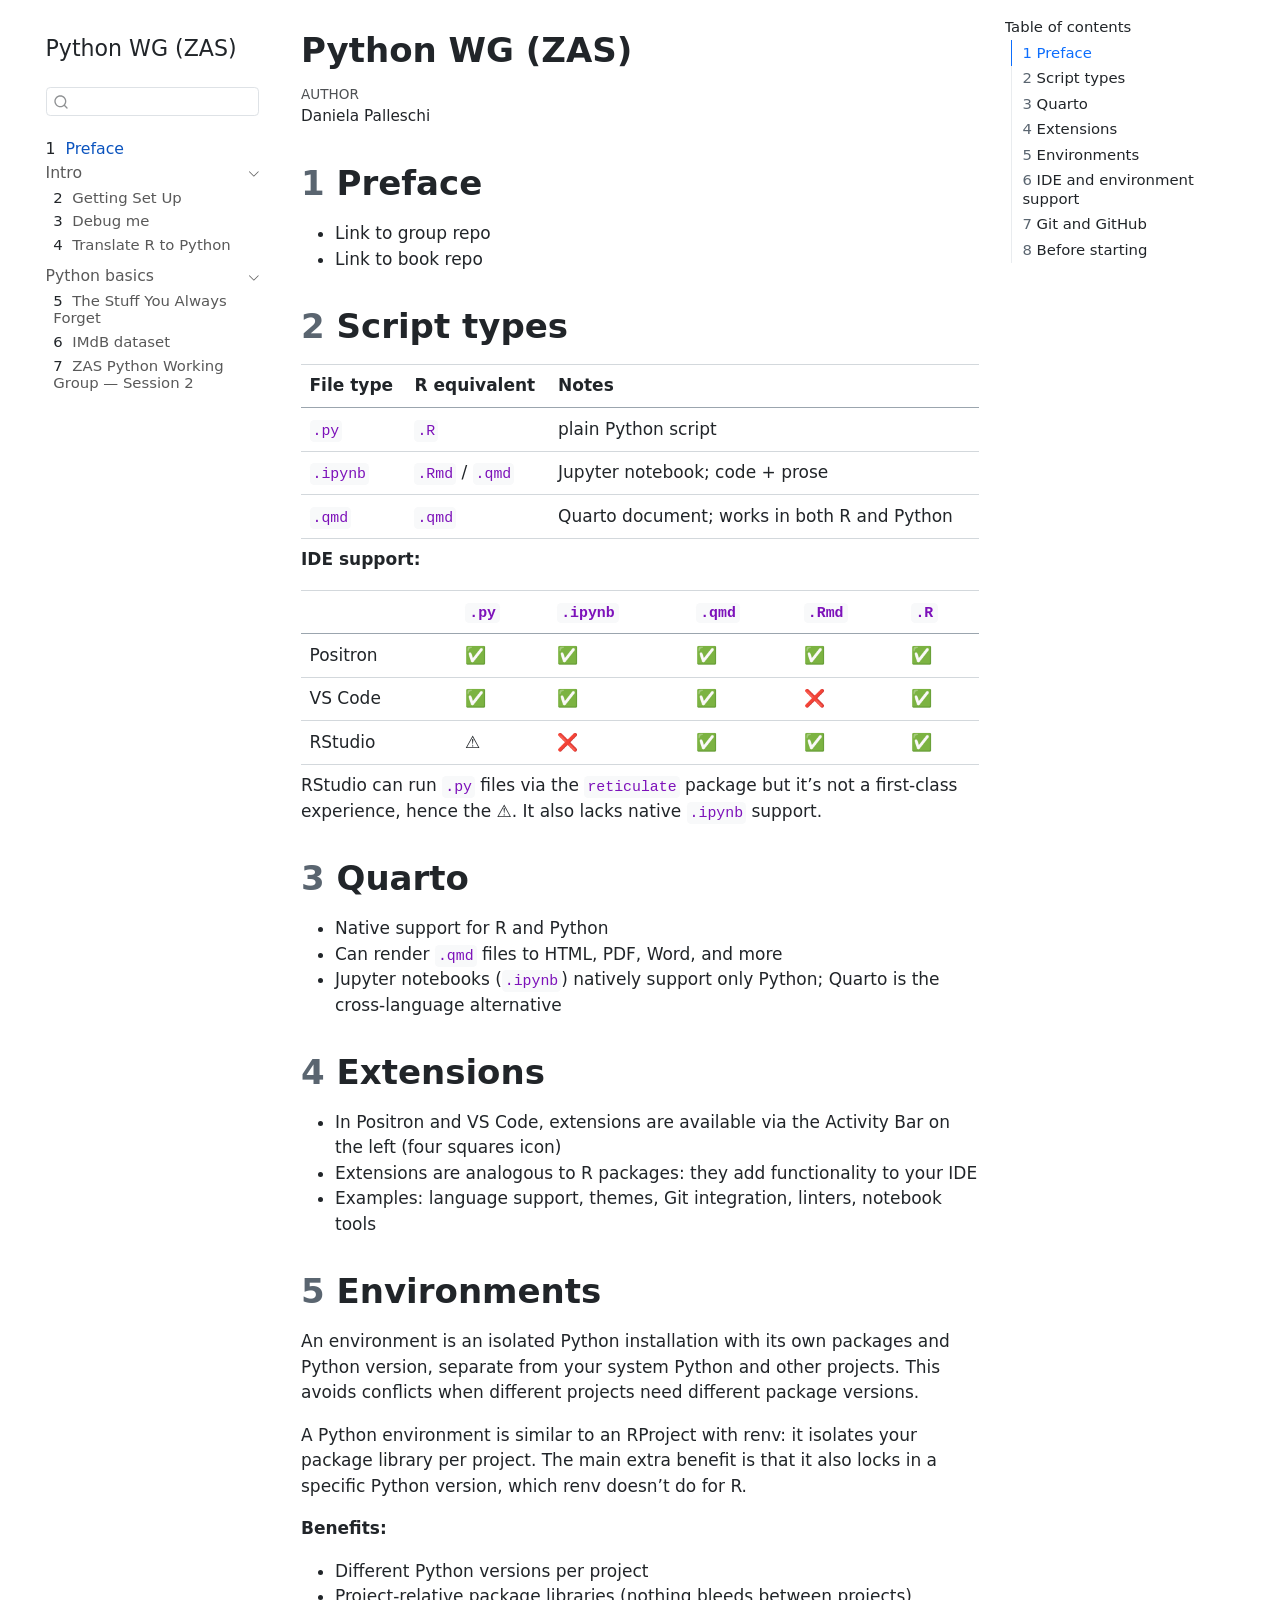
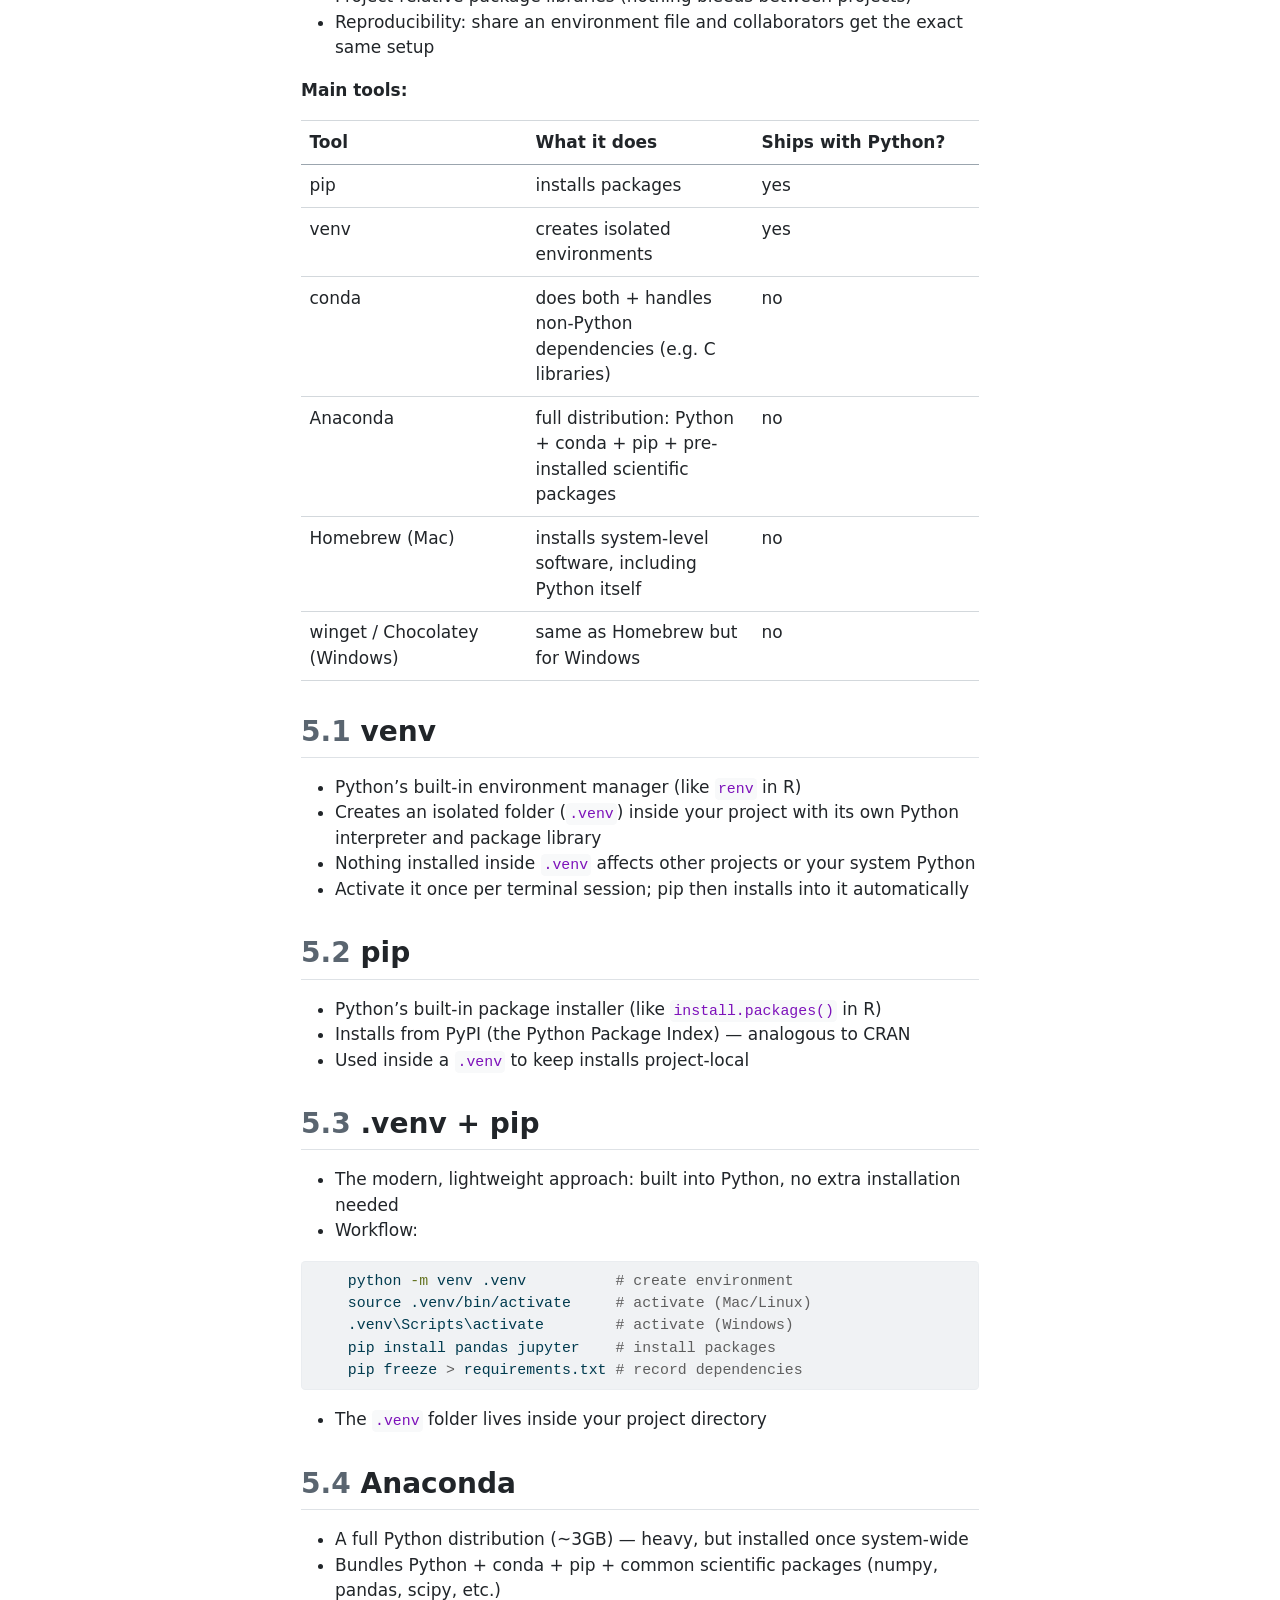
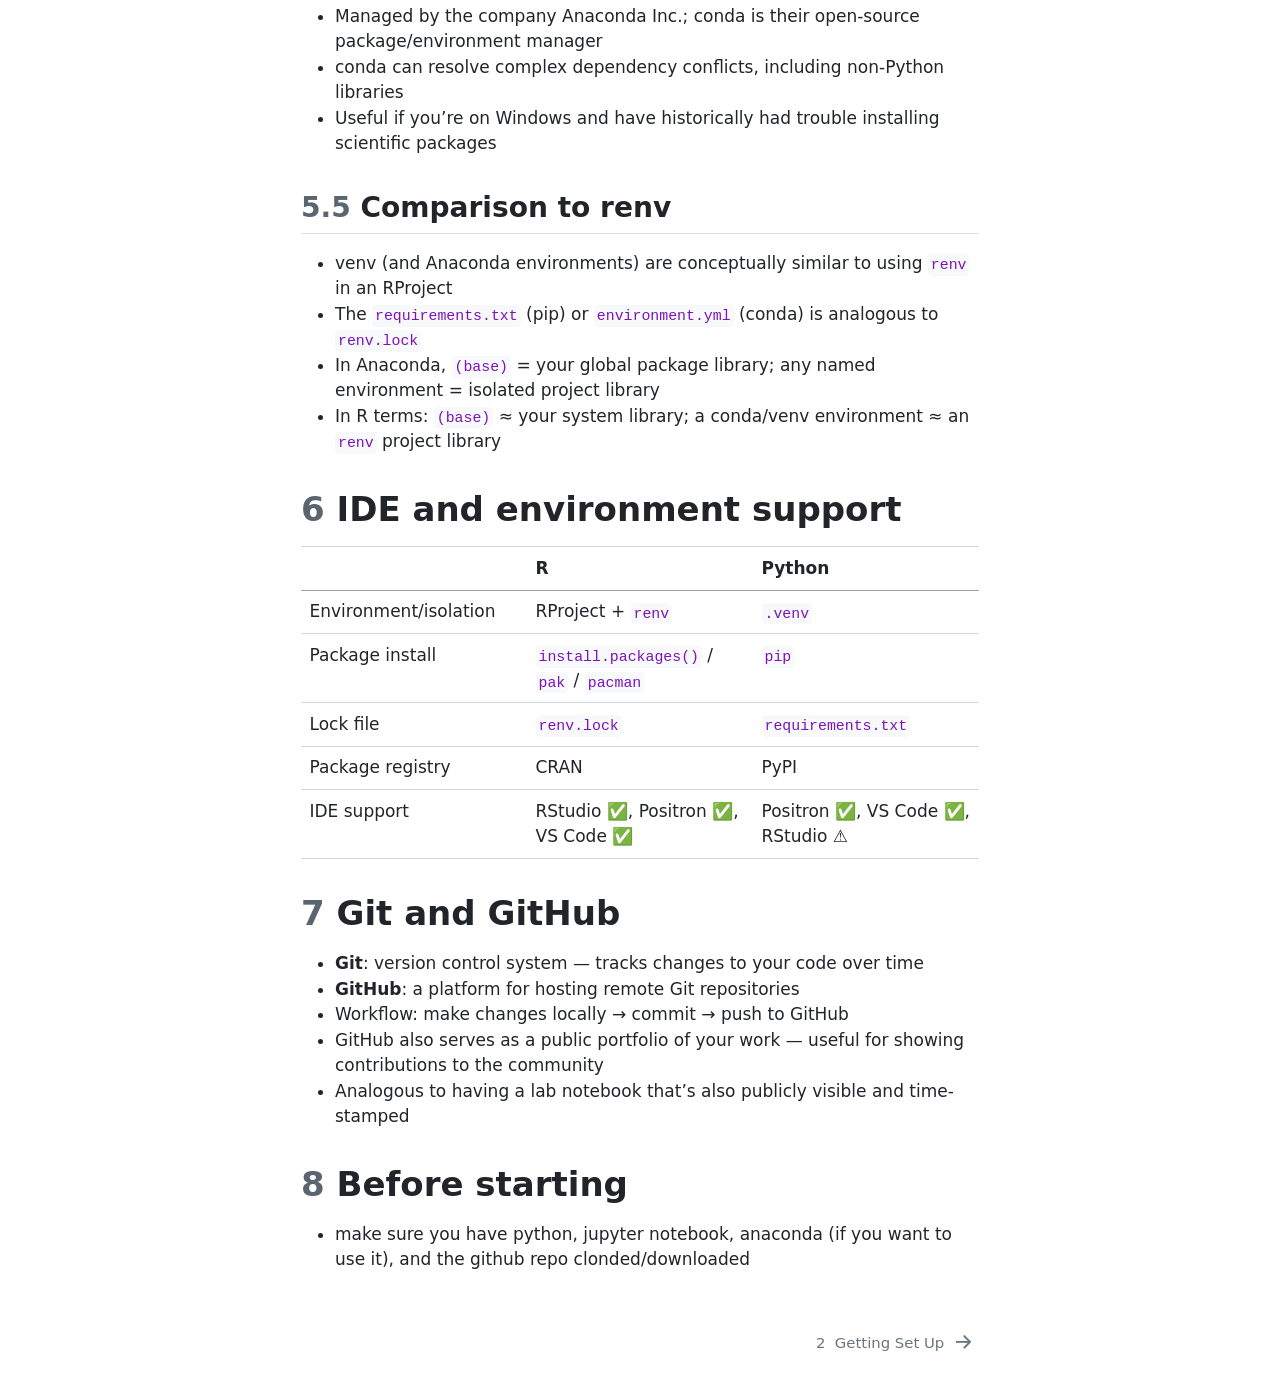
<file: index.html>
<!DOCTYPE html>
<html xmlns="http://www.w3.org/1999/xhtml" lang="en" xml:lang="en"><head>

<meta charset="utf-8">
<meta name="generator" content="quarto-1.5.57">

<meta name="viewport" content="width=device-width, initial-scale=1.0, user-scalable=yes">

<meta name="author" content="Daniela Palleschi">

<title>Python WG (ZAS)</title>
<style>
code{white-space: pre-wrap;}
span.smallcaps{font-variant: small-caps;}
div.columns{display: flex; gap: min(4vw, 1.5em);}
div.column{flex: auto; overflow-x: auto;}
div.hanging-indent{margin-left: 1.5em; text-indent: -1.5em;}
ul.task-list{list-style: none;}
ul.task-list li input[type="checkbox"] {
  width: 0.8em;
  margin: 0 0.8em 0.2em -1em; /* quarto-specific, see https://github.com/quarto-dev/quarto-cli/issues/4556 */ 
  vertical-align: middle;
}
/* CSS for syntax highlighting */
pre > code.sourceCode { white-space: pre; position: relative; }
pre > code.sourceCode > span { line-height: 1.25; }
pre > code.sourceCode > span:empty { height: 1.2em; }
.sourceCode { overflow: visible; }
code.sourceCode > span { color: inherit; text-decoration: inherit; }
div.sourceCode { margin: 1em 0; }
pre.sourceCode { margin: 0; }
@media screen {
div.sourceCode { overflow: auto; }
}
@media print {
pre > code.sourceCode { white-space: pre-wrap; }
pre > code.sourceCode > span { display: inline-block; text-indent: -5em; padding-left: 5em; }
}
pre.numberSource code
  { counter-reset: source-line 0; }
pre.numberSource code > span
  { position: relative; left: -4em; counter-increment: source-line; }
pre.numberSource code > span > a:first-child::before
  { content: counter(source-line);
    position: relative; left: -1em; text-align: right; vertical-align: baseline;
    border: none; display: inline-block;
    -webkit-touch-callout: none; -webkit-user-select: none;
    -khtml-user-select: none; -moz-user-select: none;
    -ms-user-select: none; user-select: none;
    padding: 0 4px; width: 4em;
  }
pre.numberSource { margin-left: 3em;  padding-left: 4px; }
div.sourceCode
  {   }
@media screen {
pre > code.sourceCode > span > a:first-child::before { text-decoration: underline; }
}
</style>


<script src="site_libs/quarto-nav/quarto-nav.js"></script>
<script src="site_libs/quarto-nav/headroom.min.js"></script>
<script src="site_libs/clipboard/clipboard.min.js"></script>
<script src="site_libs/quarto-search/autocomplete.umd.js"></script>
<script src="site_libs/quarto-search/fuse.min.js"></script>
<script src="site_libs/quarto-search/quarto-search.js"></script>
<meta name="quarto:offset" content="./">
<link href="./daniela/01-intro/session1_handout.html" rel="next">
<script src="site_libs/quarto-html/quarto.js"></script>
<script src="site_libs/quarto-html/popper.min.js"></script>
<script src="site_libs/quarto-html/tippy.umd.min.js"></script>
<script src="site_libs/quarto-html/anchor.min.js"></script>
<link href="site_libs/quarto-html/tippy.css" rel="stylesheet">
<link href="site_libs/quarto-html/quarto-syntax-highlighting.css" rel="stylesheet" id="quarto-text-highlighting-styles">
<script src="site_libs/bootstrap/bootstrap.min.js"></script>
<link href="site_libs/bootstrap/bootstrap-icons.css" rel="stylesheet">
<link href="site_libs/bootstrap/bootstrap.min.css" rel="stylesheet" id="quarto-bootstrap" data-mode="light">
<script id="quarto-search-options" type="application/json">{
  "location": "sidebar",
  "copy-button": false,
  "collapse-after": 3,
  "panel-placement": "start",
  "type": "textbox",
  "limit": 50,
  "keyboard-shortcut": [
    "f",
    "/",
    "s"
  ],
  "show-item-context": false,
  "language": {
    "search-no-results-text": "No results",
    "search-matching-documents-text": "matching documents",
    "search-copy-link-title": "Copy link to search",
    "search-hide-matches-text": "Hide additional matches",
    "search-more-match-text": "more match in this document",
    "search-more-matches-text": "more matches in this document",
    "search-clear-button-title": "Clear",
    "search-text-placeholder": "",
    "search-detached-cancel-button-title": "Cancel",
    "search-submit-button-title": "Submit",
    "search-label": "Search"
  }
}</script>


<link rel="stylesheet" href="styles.css">
</head>

<body class="nav-sidebar floating">

<div id="quarto-search-results"></div>
  <header id="quarto-header" class="headroom fixed-top">
  <nav class="quarto-secondary-nav">
    <div class="container-fluid d-flex">
      <button type="button" class="quarto-btn-toggle btn" data-bs-toggle="collapse" role="button" data-bs-target=".quarto-sidebar-collapse-item" aria-controls="quarto-sidebar" aria-expanded="false" aria-label="Toggle sidebar navigation" onclick="if (window.quartoToggleHeadroom) { window.quartoToggleHeadroom(); }">
        <i class="bi bi-layout-text-sidebar-reverse"></i>
      </button>
        <nav class="quarto-page-breadcrumbs" aria-label="breadcrumb"><ol class="breadcrumb"><li class="breadcrumb-item"><a href="./index.html"><span class="chapter-number">1</span>&nbsp; <span class="chapter-title">Preface</span></a></li></ol></nav>
        <a class="flex-grow-1" role="navigation" data-bs-toggle="collapse" data-bs-target=".quarto-sidebar-collapse-item" aria-controls="quarto-sidebar" aria-expanded="false" aria-label="Toggle sidebar navigation" onclick="if (window.quartoToggleHeadroom) { window.quartoToggleHeadroom(); }">      
        </a>
      <button type="button" class="btn quarto-search-button" aria-label="Search" onclick="window.quartoOpenSearch();">
        <i class="bi bi-search"></i>
      </button>
    </div>
  </nav>
</header>
<!-- content -->
<div id="quarto-content" class="quarto-container page-columns page-rows-contents page-layout-article">
<!-- sidebar -->
  <nav id="quarto-sidebar" class="sidebar collapse collapse-horizontal quarto-sidebar-collapse-item sidebar-navigation floating overflow-auto">
    <div class="pt-lg-2 mt-2 text-left sidebar-header">
    <div class="sidebar-title mb-0 py-0">
      <a href="./">Python WG (ZAS)</a> 
    </div>
      </div>
        <div class="mt-2 flex-shrink-0 align-items-center">
        <div class="sidebar-search">
        <div id="quarto-search" class="" title="Search"></div>
        </div>
        </div>
    <div class="sidebar-menu-container"> 
    <ul class="list-unstyled mt-1">
        <li class="sidebar-item">
  <div class="sidebar-item-container"> 
  <a href="./index.html" class="sidebar-item-text sidebar-link active">
 <span class="menu-text"><span class="chapter-number">1</span>&nbsp; <span class="chapter-title">Preface</span></span></a>
  </div>
</li>
        <li class="sidebar-item sidebar-item-section">
      <div class="sidebar-item-container"> 
            <a class="sidebar-item-text sidebar-link text-start" data-bs-toggle="collapse" data-bs-target="#quarto-sidebar-section-1" role="navigation" aria-expanded="true">
 <span class="menu-text">Intro</span></a>
          <a class="sidebar-item-toggle text-start" data-bs-toggle="collapse" data-bs-target="#quarto-sidebar-section-1" role="navigation" aria-expanded="true" aria-label="Toggle section">
            <i class="bi bi-chevron-right ms-2"></i>
          </a> 
      </div>
      <ul id="quarto-sidebar-section-1" class="collapse list-unstyled sidebar-section depth1 show">  
          <li class="sidebar-item">
  <div class="sidebar-item-container"> 
  <a href="./daniela/01-intro/session1_handout.html" class="sidebar-item-text sidebar-link">
 <span class="menu-text"><span class="chapter-number">2</span>&nbsp; <span class="chapter-title">Getting Set Up</span></span></a>
  </div>
</li>
          <li class="sidebar-item">
  <div class="sidebar-item-container"> 
  <a href="./daniela/01-intro/exercise_01_debug_me.html" class="sidebar-item-text sidebar-link">
 <span class="menu-text"><span class="chapter-number">3</span>&nbsp; <span class="chapter-title">Debug me</span></span></a>
  </div>
</li>
          <li class="sidebar-item">
  <div class="sidebar-item-container"> 
  <a href="./daniela/01-intro/exercise_02_r_to_python.html" class="sidebar-item-text sidebar-link">
 <span class="menu-text"><span class="chapter-number">4</span>&nbsp; <span class="chapter-title">Translate R to Python</span></span></a>
  </div>
</li>
      </ul>
  </li>
        <li class="sidebar-item sidebar-item-section">
      <div class="sidebar-item-container"> 
            <a class="sidebar-item-text sidebar-link text-start" data-bs-toggle="collapse" data-bs-target="#quarto-sidebar-section-2" role="navigation" aria-expanded="true">
 <span class="menu-text">Python basics</span></a>
          <a class="sidebar-item-toggle text-start" data-bs-toggle="collapse" data-bs-target="#quarto-sidebar-section-2" role="navigation" aria-expanded="true" aria-label="Toggle section">
            <i class="bi bi-chevron-right ms-2"></i>
          </a> 
      </div>
      <ul id="quarto-sidebar-section-2" class="collapse list-unstyled sidebar-section depth1 show">  
          <li class="sidebar-item">
  <div class="sidebar-item-container"> 
  <a href="./daniela/02-basics/session2_handout.html" class="sidebar-item-text sidebar-link">
 <span class="menu-text"><span class="chapter-number">5</span>&nbsp; <span class="chapter-title">The Stuff You Always Forget</span></span></a>
  </div>
</li>
          <li class="sidebar-item">
  <div class="sidebar-item-container"> 
  <a href="./daniela/02-basics/cleaning-imdb-dataset.html" class="sidebar-item-text sidebar-link">
 <span class="menu-text"><span class="chapter-number">6</span>&nbsp; <span class="chapter-title">IMdB dataset</span></span></a>
  </div>
</li>
          <li class="sidebar-item">
  <div class="sidebar-item-container"> 
  <a href="./daniela/02-basics/session2_exercise.html" class="sidebar-item-text sidebar-link">
 <span class="menu-text"><span class="chapter-number">7</span>&nbsp; <span class="chapter-title">ZAS Python Working Group — Session 2</span></span></a>
  </div>
</li>
      </ul>
  </li>
    </ul>
    </div>
</nav>
<div id="quarto-sidebar-glass" class="quarto-sidebar-collapse-item" data-bs-toggle="collapse" data-bs-target=".quarto-sidebar-collapse-item"></div>
<!-- margin-sidebar -->
    <div id="quarto-margin-sidebar" class="sidebar margin-sidebar">
        <nav id="TOC" role="doc-toc" class="toc-active">
    <h2 id="toc-title">Table of contents</h2>
   
  <ul>
  <li><a href="#preface" id="toc-preface" class="nav-link active" data-scroll-target="#preface"><span class="header-section-number">1</span> Preface</a></li>
  <li><a href="#script-types" id="toc-script-types" class="nav-link" data-scroll-target="#script-types"><span class="header-section-number">2</span> Script types</a></li>
  <li><a href="#quarto" id="toc-quarto" class="nav-link" data-scroll-target="#quarto"><span class="header-section-number">3</span> Quarto</a></li>
  <li><a href="#extensions" id="toc-extensions" class="nav-link" data-scroll-target="#extensions"><span class="header-section-number">4</span> Extensions</a></li>
  <li><a href="#environments" id="toc-environments" class="nav-link" data-scroll-target="#environments"><span class="header-section-number">5</span> Environments</a>
  <ul class="collapse">
  <li><a href="#venv" id="toc-venv" class="nav-link" data-scroll-target="#venv"><span class="header-section-number">5.1</span> venv</a></li>
  <li><a href="#pip" id="toc-pip" class="nav-link" data-scroll-target="#pip"><span class="header-section-number">5.2</span> pip</a></li>
  <li><a href="#venv-pip" id="toc-venv-pip" class="nav-link" data-scroll-target="#venv-pip"><span class="header-section-number">5.3</span> .venv + pip</a></li>
  <li><a href="#anaconda" id="toc-anaconda" class="nav-link" data-scroll-target="#anaconda"><span class="header-section-number">5.4</span> Anaconda</a></li>
  <li><a href="#comparison-to-renv" id="toc-comparison-to-renv" class="nav-link" data-scroll-target="#comparison-to-renv"><span class="header-section-number">5.5</span> Comparison to renv</a></li>
  </ul></li>
  <li><a href="#ide-and-environment-support" id="toc-ide-and-environment-support" class="nav-link" data-scroll-target="#ide-and-environment-support"><span class="header-section-number">6</span> IDE and environment support</a></li>
  <li><a href="#git-and-github" id="toc-git-and-github" class="nav-link" data-scroll-target="#git-and-github"><span class="header-section-number">7</span> Git and GitHub</a></li>
  <li><a href="#before-starting" id="toc-before-starting" class="nav-link" data-scroll-target="#before-starting"><span class="header-section-number">8</span> Before starting</a></li>
  </ul>
</nav>
    </div>
<!-- main -->
<main class="content" id="quarto-document-content">

<header id="title-block-header" class="quarto-title-block default">
<div class="quarto-title">
<h1 class="title">Python WG (ZAS)</h1>
</div>



<div class="quarto-title-meta">

    <div>
    <div class="quarto-title-meta-heading">Author</div>
    <div class="quarto-title-meta-contents">
             <p>Daniela Palleschi </p>
          </div>
  </div>
    
  
    
  </div>
  


</header>


<section id="preface" class="level1" data-number="1">
<h1 data-number="1"><span class="header-section-number">1</span> Preface</h1>
<ul>
<li>Link to group repo</li>
<li>Link to book repo</li>
</ul>
</section>
<section id="script-types" class="level1" data-number="2">
<h1 data-number="2"><span class="header-section-number">2</span> Script types</h1>
<table class="caption-top table">
<thead>
<tr class="header">
<th>File type</th>
<th>R equivalent</th>
<th>Notes</th>
</tr>
</thead>
<tbody>
<tr class="odd">
<td><code>.py</code></td>
<td><code>.R</code></td>
<td>plain Python script</td>
</tr>
<tr class="even">
<td><code>.ipynb</code></td>
<td><code>.Rmd</code> / <code>.qmd</code></td>
<td>Jupyter notebook; code + prose</td>
</tr>
<tr class="odd">
<td><code>.qmd</code></td>
<td><code>.qmd</code></td>
<td>Quarto document; works in both R and Python</td>
</tr>
</tbody>
</table>
<p><strong>IDE support:</strong></p>
<table class="caption-top table">
<thead>
<tr class="header">
<th></th>
<th><code>.py</code></th>
<th><code>.ipynb</code></th>
<th><code>.qmd</code></th>
<th><code>.Rmd</code></th>
<th><code>.R</code></th>
</tr>
</thead>
<tbody>
<tr class="odd">
<td>Positron</td>
<td>✅</td>
<td>✅</td>
<td>✅</td>
<td>✅</td>
<td>✅</td>
</tr>
<tr class="even">
<td>VS Code</td>
<td>✅</td>
<td>✅</td>
<td>✅</td>
<td>❌</td>
<td>✅</td>
</tr>
<tr class="odd">
<td>RStudio</td>
<td>⚠️</td>
<td>❌</td>
<td>✅</td>
<td>✅</td>
<td>✅</td>
</tr>
</tbody>
</table>
<p>RStudio can run <code>.py</code> files via the <code>reticulate</code> package but it’s not a first-class experience, hence the ⚠️. It also lacks native <code>.ipynb</code> support.</p>
</section>
<section id="quarto" class="level1" data-number="3">
<h1 data-number="3"><span class="header-section-number">3</span> Quarto</h1>
<ul>
<li>Native support for R and Python</li>
<li>Can render <code>.qmd</code> files to HTML, PDF, Word, and more</li>
<li>Jupyter notebooks (<code>.ipynb</code>) natively support only Python; Quarto is the cross-language alternative</li>
</ul>
</section>
<section id="extensions" class="level1" data-number="4">
<h1 data-number="4"><span class="header-section-number">4</span> Extensions</h1>
<ul>
<li>In Positron and VS Code, extensions are available via the Activity Bar on the left (four squares icon)</li>
<li>Extensions are analogous to R packages: they add functionality to your IDE</li>
<li>Examples: language support, themes, Git integration, linters, notebook tools</li>
</ul>
</section>
<section id="environments" class="level1" data-number="5">
<h1 data-number="5"><span class="header-section-number">5</span> Environments</h1>
<p>An environment is an isolated Python installation with its own packages and Python version, separate from your system Python and other projects. This avoids conflicts when different projects need different package versions.</p>
<p>A Python environment is similar to an RProject with renv: it isolates your package library per project. The main extra benefit is that it also locks in a specific Python version, which renv doesn’t do for R.</p>
<p><strong>Benefits:</strong></p>
<ul>
<li>Different Python versions per project</li>
<li>Project-relative package libraries (nothing bleeds between projects)</li>
<li>Reproducibility: share an environment file and collaborators get the exact same setup</li>
</ul>
<p><strong>Main tools:</strong></p>
<table class="caption-top table">
<colgroup>
<col style="width: 33%">
<col style="width: 33%">
<col style="width: 33%">
</colgroup>
<thead>
<tr class="header">
<th>Tool</th>
<th>What it does</th>
<th>Ships with Python?</th>
</tr>
</thead>
<tbody>
<tr class="odd">
<td>pip</td>
<td>installs packages</td>
<td>yes</td>
</tr>
<tr class="even">
<td>venv</td>
<td>creates isolated environments</td>
<td>yes</td>
</tr>
<tr class="odd">
<td>conda</td>
<td>does both + handles non-Python dependencies (e.g.&nbsp;C libraries)</td>
<td>no</td>
</tr>
<tr class="even">
<td>Anaconda</td>
<td>full distribution: Python + conda + pip + pre-installed scientific packages</td>
<td>no</td>
</tr>
<tr class="odd">
<td>Homebrew (Mac)</td>
<td>installs system-level software, including Python itself</td>
<td>no</td>
</tr>
<tr class="even">
<td>winget / Chocolatey (Windows)</td>
<td>same as Homebrew but for Windows</td>
<td>no</td>
</tr>
</tbody>
</table>
<section id="venv" class="level2" data-number="5.1">
<h2 data-number="5.1" class="anchored" data-anchor-id="venv"><span class="header-section-number">5.1</span> venv</h2>
<ul>
<li>Python’s built-in environment manager (like <code>renv</code> in R)</li>
<li>Creates an isolated folder (<code>.venv</code>) inside your project with its own Python interpreter and package library</li>
<li>Nothing installed inside <code>.venv</code> affects other projects or your system Python</li>
<li>Activate it once per terminal session; pip then installs into it automatically</li>
</ul>
</section>
<section id="pip" class="level2" data-number="5.2">
<h2 data-number="5.2" class="anchored" data-anchor-id="pip"><span class="header-section-number">5.2</span> pip</h2>
<ul>
<li>Python’s built-in package installer (like <code>install.packages()</code> in R)</li>
<li>Installs from PyPI (the Python Package Index) — analogous to CRAN</li>
<li>Used inside a <code>.venv</code> to keep installs project-local</li>
</ul>
</section>
<section id="venv-pip" class="level2" data-number="5.3">
<h2 data-number="5.3" class="anchored" data-anchor-id="venv-pip"><span class="header-section-number">5.3</span> .venv + pip</h2>
<ul>
<li>The modern, lightweight approach: built into Python, no extra installation needed</li>
<li>Workflow:</li>
</ul>
<div class="sourceCode" id="cb1"><pre class="sourceCode bash code-with-copy"><code class="sourceCode bash"><span id="cb1-1"><a href="#cb1-1" aria-hidden="true" tabindex="-1"></a>    <span class="ex">python</span> <span class="at">-m</span> venv .venv          <span class="co"># create environment</span></span>
<span id="cb1-2"><a href="#cb1-2" aria-hidden="true" tabindex="-1"></a>    <span class="bu">source</span> .venv/bin/activate     <span class="co"># activate (Mac/Linux)</span></span>
<span id="cb1-3"><a href="#cb1-3" aria-hidden="true" tabindex="-1"></a>    <span class="ex">.venv\Scripts\activate</span>        <span class="co"># activate (Windows)</span></span>
<span id="cb1-4"><a href="#cb1-4" aria-hidden="true" tabindex="-1"></a>    <span class="ex">pip</span> install pandas jupyter    <span class="co"># install packages</span></span>
<span id="cb1-5"><a href="#cb1-5" aria-hidden="true" tabindex="-1"></a>    <span class="ex">pip</span> freeze <span class="op">&gt;</span> requirements.txt <span class="co"># record dependencies</span></span></code><button title="Copy to Clipboard" class="code-copy-button"><i class="bi"></i></button></pre></div>
<ul>
<li>The <code>.venv</code> folder lives inside your project directory</li>
</ul>
</section>
<section id="anaconda" class="level2" data-number="5.4">
<h2 data-number="5.4" class="anchored" data-anchor-id="anaconda"><span class="header-section-number">5.4</span> Anaconda</h2>
<ul>
<li>A full Python distribution (~3GB) — heavy, but installed once system-wide</li>
<li>Bundles Python + conda + pip + common scientific packages (numpy, pandas, scipy, etc.)</li>
<li>Managed by the company Anaconda Inc.; conda is their open-source package/environment manager</li>
<li>conda can resolve complex dependency conflicts, including non-Python libraries</li>
<li>Useful if you’re on Windows and have historically had trouble installing scientific packages</li>
</ul>
</section>
<section id="comparison-to-renv" class="level2" data-number="5.5">
<h2 data-number="5.5" class="anchored" data-anchor-id="comparison-to-renv"><span class="header-section-number">5.5</span> Comparison to renv</h2>
<ul>
<li>venv (and Anaconda environments) are conceptually similar to using <code>renv</code> in an RProject</li>
<li>The <code>requirements.txt</code> (pip) or <code>environment.yml</code> (conda) is analogous to <code>renv.lock</code></li>
<li>In Anaconda, <code>(base)</code> = your global package library; any named environment = isolated project library</li>
<li>In R terms: <code>(base)</code> ≈ your system library; a conda/venv environment ≈ an <code>renv</code> project library</li>
</ul>
</section>
</section>
<section id="ide-and-environment-support" class="level1" data-number="6">
<h1 data-number="6"><span class="header-section-number">6</span> IDE and environment support</h1>
<table class="caption-top table">
<colgroup>
<col style="width: 33%">
<col style="width: 33%">
<col style="width: 33%">
</colgroup>
<thead>
<tr class="header">
<th></th>
<th>R</th>
<th>Python</th>
</tr>
</thead>
<tbody>
<tr class="odd">
<td>Environment/isolation</td>
<td>RProject + <code>renv</code></td>
<td><code>.venv</code></td>
</tr>
<tr class="even">
<td>Package install</td>
<td><code>install.packages()</code> / <code>pak</code> / <code>pacman</code></td>
<td><code>pip</code></td>
</tr>
<tr class="odd">
<td>Lock file</td>
<td><code>renv.lock</code></td>
<td><code>requirements.txt</code></td>
</tr>
<tr class="even">
<td>Package registry</td>
<td>CRAN</td>
<td>PyPI</td>
</tr>
<tr class="odd">
<td>IDE support</td>
<td>RStudio ✅, Positron ✅, VS Code ✅</td>
<td>Positron ✅, VS Code ✅, RStudio ⚠️</td>
</tr>
</tbody>
</table>
</section>
<section id="git-and-github" class="level1" data-number="7">
<h1 data-number="7"><span class="header-section-number">7</span> Git and GitHub</h1>
<ul>
<li><strong>Git</strong>: version control system — tracks changes to your code over time</li>
<li><strong>GitHub</strong>: a platform for hosting remote Git repositories</li>
<li>Workflow: make changes locally → commit → push to GitHub</li>
<li>GitHub also serves as a public portfolio of your work — useful for showing contributions to the community</li>
<li>Analogous to having a lab notebook that’s also publicly visible and time-stamped</li>
</ul>
</section>
<section id="before-starting" class="level1" data-number="8">
<h1 data-number="8"><span class="header-section-number">8</span> Before starting</h1>
<ul>
<li>make sure you have python, jupyter notebook, anaconda (if you want to use it), and the github repo clonded/downloaded</li>
</ul>


</section>

</main> <!-- /main -->
<script id="quarto-html-after-body" type="application/javascript">
window.document.addEventListener("DOMContentLoaded", function (event) {
  const toggleBodyColorMode = (bsSheetEl) => {
    const mode = bsSheetEl.getAttribute("data-mode");
    const bodyEl = window.document.querySelector("body");
    if (mode === "dark") {
      bodyEl.classList.add("quarto-dark");
      bodyEl.classList.remove("quarto-light");
    } else {
      bodyEl.classList.add("quarto-light");
      bodyEl.classList.remove("quarto-dark");
    }
  }
  const toggleBodyColorPrimary = () => {
    const bsSheetEl = window.document.querySelector("link#quarto-bootstrap");
    if (bsSheetEl) {
      toggleBodyColorMode(bsSheetEl);
    }
  }
  toggleBodyColorPrimary();  
  const icon = "";
  const anchorJS = new window.AnchorJS();
  anchorJS.options = {
    placement: 'right',
    icon: icon
  };
  anchorJS.add('.anchored');
  const isCodeAnnotation = (el) => {
    for (const clz of el.classList) {
      if (clz.startsWith('code-annotation-')) {                     
        return true;
      }
    }
    return false;
  }
  const onCopySuccess = function(e) {
    // button target
    const button = e.trigger;
    // don't keep focus
    button.blur();
    // flash "checked"
    button.classList.add('code-copy-button-checked');
    var currentTitle = button.getAttribute("title");
    button.setAttribute("title", "Copied!");
    let tooltip;
    if (window.bootstrap) {
      button.setAttribute("data-bs-toggle", "tooltip");
      button.setAttribute("data-bs-placement", "left");
      button.setAttribute("data-bs-title", "Copied!");
      tooltip = new bootstrap.Tooltip(button, 
        { trigger: "manual", 
          customClass: "code-copy-button-tooltip",
          offset: [0, -8]});
      tooltip.show();    
    }
    setTimeout(function() {
      if (tooltip) {
        tooltip.hide();
        button.removeAttribute("data-bs-title");
        button.removeAttribute("data-bs-toggle");
        button.removeAttribute("data-bs-placement");
      }
      button.setAttribute("title", currentTitle);
      button.classList.remove('code-copy-button-checked');
    }, 1000);
    // clear code selection
    e.clearSelection();
  }
  const getTextToCopy = function(trigger) {
      const codeEl = trigger.previousElementSibling.cloneNode(true);
      for (const childEl of codeEl.children) {
        if (isCodeAnnotation(childEl)) {
          childEl.remove();
        }
      }
      return codeEl.innerText;
  }
  const clipboard = new window.ClipboardJS('.code-copy-button:not([data-in-quarto-modal])', {
    text: getTextToCopy
  });
  clipboard.on('success', onCopySuccess);
  if (window.document.getElementById('quarto-embedded-source-code-modal')) {
    // For code content inside modals, clipBoardJS needs to be initialized with a container option
    // TODO: Check when it could be a function (https://github.com/zenorocha/clipboard.js/issues/860)
    const clipboardModal = new window.ClipboardJS('.code-copy-button[data-in-quarto-modal]', {
      text: getTextToCopy,
      container: window.document.getElementById('quarto-embedded-source-code-modal')
    });
    clipboardModal.on('success', onCopySuccess);
  }
    var localhostRegex = new RegExp(/^(?:http|https):\/\/localhost\:?[0-9]*\//);
    var mailtoRegex = new RegExp(/^mailto:/);
      var filterRegex = new RegExp('/' + window.location.host + '/');
    var isInternal = (href) => {
        return filterRegex.test(href) || localhostRegex.test(href) || mailtoRegex.test(href);
    }
    // Inspect non-navigation links and adorn them if external
 	var links = window.document.querySelectorAll('a[href]:not(.nav-link):not(.navbar-brand):not(.toc-action):not(.sidebar-link):not(.sidebar-item-toggle):not(.pagination-link):not(.no-external):not([aria-hidden]):not(.dropdown-item):not(.quarto-navigation-tool):not(.about-link)');
    for (var i=0; i<links.length; i++) {
      const link = links[i];
      if (!isInternal(link.href)) {
        // undo the damage that might have been done by quarto-nav.js in the case of
        // links that we want to consider external
        if (link.dataset.originalHref !== undefined) {
          link.href = link.dataset.originalHref;
        }
      }
    }
  function tippyHover(el, contentFn, onTriggerFn, onUntriggerFn) {
    const config = {
      allowHTML: true,
      maxWidth: 500,
      delay: 100,
      arrow: false,
      appendTo: function(el) {
          return el.parentElement;
      },
      interactive: true,
      interactiveBorder: 10,
      theme: 'quarto',
      placement: 'bottom-start',
    };
    if (contentFn) {
      config.content = contentFn;
    }
    if (onTriggerFn) {
      config.onTrigger = onTriggerFn;
    }
    if (onUntriggerFn) {
      config.onUntrigger = onUntriggerFn;
    }
    window.tippy(el, config); 
  }
  const noterefs = window.document.querySelectorAll('a[role="doc-noteref"]');
  for (var i=0; i<noterefs.length; i++) {
    const ref = noterefs[i];
    tippyHover(ref, function() {
      // use id or data attribute instead here
      let href = ref.getAttribute('data-footnote-href') || ref.getAttribute('href');
      try { href = new URL(href).hash; } catch {}
      const id = href.replace(/^#\/?/, "");
      const note = window.document.getElementById(id);
      if (note) {
        return note.innerHTML;
      } else {
        return "";
      }
    });
  }
  const xrefs = window.document.querySelectorAll('a.quarto-xref');
  const processXRef = (id, note) => {
    // Strip column container classes
    const stripColumnClz = (el) => {
      el.classList.remove("page-full", "page-columns");
      if (el.children) {
        for (const child of el.children) {
          stripColumnClz(child);
        }
      }
    }
    stripColumnClz(note)
    if (id === null || id.startsWith('sec-')) {
      // Special case sections, only their first couple elements
      const container = document.createElement("div");
      if (note.children && note.children.length > 2) {
        container.appendChild(note.children[0].cloneNode(true));
        for (let i = 1; i < note.children.length; i++) {
          const child = note.children[i];
          if (child.tagName === "P" && child.innerText === "") {
            continue;
          } else {
            container.appendChild(child.cloneNode(true));
            break;
          }
        }
        if (window.Quarto?.typesetMath) {
          window.Quarto.typesetMath(container);
        }
        return container.innerHTML
      } else {
        if (window.Quarto?.typesetMath) {
          window.Quarto.typesetMath(note);
        }
        return note.innerHTML;
      }
    } else {
      // Remove any anchor links if they are present
      const anchorLink = note.querySelector('a.anchorjs-link');
      if (anchorLink) {
        anchorLink.remove();
      }
      if (window.Quarto?.typesetMath) {
        window.Quarto.typesetMath(note);
      }
      // TODO in 1.5, we should make sure this works without a callout special case
      if (note.classList.contains("callout")) {
        return note.outerHTML;
      } else {
        return note.innerHTML;
      }
    }
  }
  for (var i=0; i<xrefs.length; i++) {
    const xref = xrefs[i];
    tippyHover(xref, undefined, function(instance) {
      instance.disable();
      let url = xref.getAttribute('href');
      let hash = undefined; 
      if (url.startsWith('#')) {
        hash = url;
      } else {
        try { hash = new URL(url).hash; } catch {}
      }
      if (hash) {
        const id = hash.replace(/^#\/?/, "");
        const note = window.document.getElementById(id);
        if (note !== null) {
          try {
            const html = processXRef(id, note.cloneNode(true));
            instance.setContent(html);
          } finally {
            instance.enable();
            instance.show();
          }
        } else {
          // See if we can fetch this
          fetch(url.split('#')[0])
          .then(res => res.text())
          .then(html => {
            const parser = new DOMParser();
            const htmlDoc = parser.parseFromString(html, "text/html");
            const note = htmlDoc.getElementById(id);
            if (note !== null) {
              const html = processXRef(id, note);
              instance.setContent(html);
            } 
          }).finally(() => {
            instance.enable();
            instance.show();
          });
        }
      } else {
        // See if we can fetch a full url (with no hash to target)
        // This is a special case and we should probably do some content thinning / targeting
        fetch(url)
        .then(res => res.text())
        .then(html => {
          const parser = new DOMParser();
          const htmlDoc = parser.parseFromString(html, "text/html");
          const note = htmlDoc.querySelector('main.content');
          if (note !== null) {
            // This should only happen for chapter cross references
            // (since there is no id in the URL)
            // remove the first header
            if (note.children.length > 0 && note.children[0].tagName === "HEADER") {
              note.children[0].remove();
            }
            const html = processXRef(null, note);
            instance.setContent(html);
          } 
        }).finally(() => {
          instance.enable();
          instance.show();
        });
      }
    }, function(instance) {
    });
  }
      let selectedAnnoteEl;
      const selectorForAnnotation = ( cell, annotation) => {
        let cellAttr = 'data-code-cell="' + cell + '"';
        let lineAttr = 'data-code-annotation="' +  annotation + '"';
        const selector = 'span[' + cellAttr + '][' + lineAttr + ']';
        return selector;
      }
      const selectCodeLines = (annoteEl) => {
        const doc = window.document;
        const targetCell = annoteEl.getAttribute("data-target-cell");
        const targetAnnotation = annoteEl.getAttribute("data-target-annotation");
        const annoteSpan = window.document.querySelector(selectorForAnnotation(targetCell, targetAnnotation));
        const lines = annoteSpan.getAttribute("data-code-lines").split(",");
        const lineIds = lines.map((line) => {
          return targetCell + "-" + line;
        })
        let top = null;
        let height = null;
        let parent = null;
        if (lineIds.length > 0) {
            //compute the position of the single el (top and bottom and make a div)
            const el = window.document.getElementById(lineIds[0]);
            top = el.offsetTop;
            height = el.offsetHeight;
            parent = el.parentElement.parentElement;
          if (lineIds.length > 1) {
            const lastEl = window.document.getElementById(lineIds[lineIds.length - 1]);
            const bottom = lastEl.offsetTop + lastEl.offsetHeight;
            height = bottom - top;
          }
          if (top !== null && height !== null && parent !== null) {
            // cook up a div (if necessary) and position it 
            let div = window.document.getElementById("code-annotation-line-highlight");
            if (div === null) {
              div = window.document.createElement("div");
              div.setAttribute("id", "code-annotation-line-highlight");
              div.style.position = 'absolute';
              parent.appendChild(div);
            }
            div.style.top = top - 2 + "px";
            div.style.height = height + 4 + "px";
            div.style.left = 0;
            let gutterDiv = window.document.getElementById("code-annotation-line-highlight-gutter");
            if (gutterDiv === null) {
              gutterDiv = window.document.createElement("div");
              gutterDiv.setAttribute("id", "code-annotation-line-highlight-gutter");
              gutterDiv.style.position = 'absolute';
              const codeCell = window.document.getElementById(targetCell);
              const gutter = codeCell.querySelector('.code-annotation-gutter');
              gutter.appendChild(gutterDiv);
            }
            gutterDiv.style.top = top - 2 + "px";
            gutterDiv.style.height = height + 4 + "px";
          }
          selectedAnnoteEl = annoteEl;
        }
      };
      const unselectCodeLines = () => {
        const elementsIds = ["code-annotation-line-highlight", "code-annotation-line-highlight-gutter"];
        elementsIds.forEach((elId) => {
          const div = window.document.getElementById(elId);
          if (div) {
            div.remove();
          }
        });
        selectedAnnoteEl = undefined;
      };
        // Handle positioning of the toggle
    window.addEventListener(
      "resize",
      throttle(() => {
        elRect = undefined;
        if (selectedAnnoteEl) {
          selectCodeLines(selectedAnnoteEl);
        }
      }, 10)
    );
    function throttle(fn, ms) {
    let throttle = false;
    let timer;
      return (...args) => {
        if(!throttle) { // first call gets through
            fn.apply(this, args);
            throttle = true;
        } else { // all the others get throttled
            if(timer) clearTimeout(timer); // cancel #2
            timer = setTimeout(() => {
              fn.apply(this, args);
              timer = throttle = false;
            }, ms);
        }
      };
    }
      // Attach click handler to the DT
      const annoteDls = window.document.querySelectorAll('dt[data-target-cell]');
      for (const annoteDlNode of annoteDls) {
        annoteDlNode.addEventListener('click', (event) => {
          const clickedEl = event.target;
          if (clickedEl !== selectedAnnoteEl) {
            unselectCodeLines();
            const activeEl = window.document.querySelector('dt[data-target-cell].code-annotation-active');
            if (activeEl) {
              activeEl.classList.remove('code-annotation-active');
            }
            selectCodeLines(clickedEl);
            clickedEl.classList.add('code-annotation-active');
          } else {
            // Unselect the line
            unselectCodeLines();
            clickedEl.classList.remove('code-annotation-active');
          }
        });
      }
  const findCites = (el) => {
    const parentEl = el.parentElement;
    if (parentEl) {
      const cites = parentEl.dataset.cites;
      if (cites) {
        return {
          el,
          cites: cites.split(' ')
        };
      } else {
        return findCites(el.parentElement)
      }
    } else {
      return undefined;
    }
  };
  var bibliorefs = window.document.querySelectorAll('a[role="doc-biblioref"]');
  for (var i=0; i<bibliorefs.length; i++) {
    const ref = bibliorefs[i];
    const citeInfo = findCites(ref);
    if (citeInfo) {
      tippyHover(citeInfo.el, function() {
        var popup = window.document.createElement('div');
        citeInfo.cites.forEach(function(cite) {
          var citeDiv = window.document.createElement('div');
          citeDiv.classList.add('hanging-indent');
          citeDiv.classList.add('csl-entry');
          var biblioDiv = window.document.getElementById('ref-' + cite);
          if (biblioDiv) {
            citeDiv.innerHTML = biblioDiv.innerHTML;
          }
          popup.appendChild(citeDiv);
        });
        return popup.innerHTML;
      });
    }
  }
});
</script>
<nav class="page-navigation">
  <div class="nav-page nav-page-previous">
  </div>
  <div class="nav-page nav-page-next">
      <a href="./daniela/01-intro/session1_handout.html" class="pagination-link" aria-label="Getting Set Up">
        <span class="nav-page-text"><span class="chapter-number">2</span>&nbsp; <span class="chapter-title">Getting Set Up</span></span> <i class="bi bi-arrow-right-short"></i>
      </a>
  </div>
</nav>
</div> <!-- /content -->




</body></html>
</file>
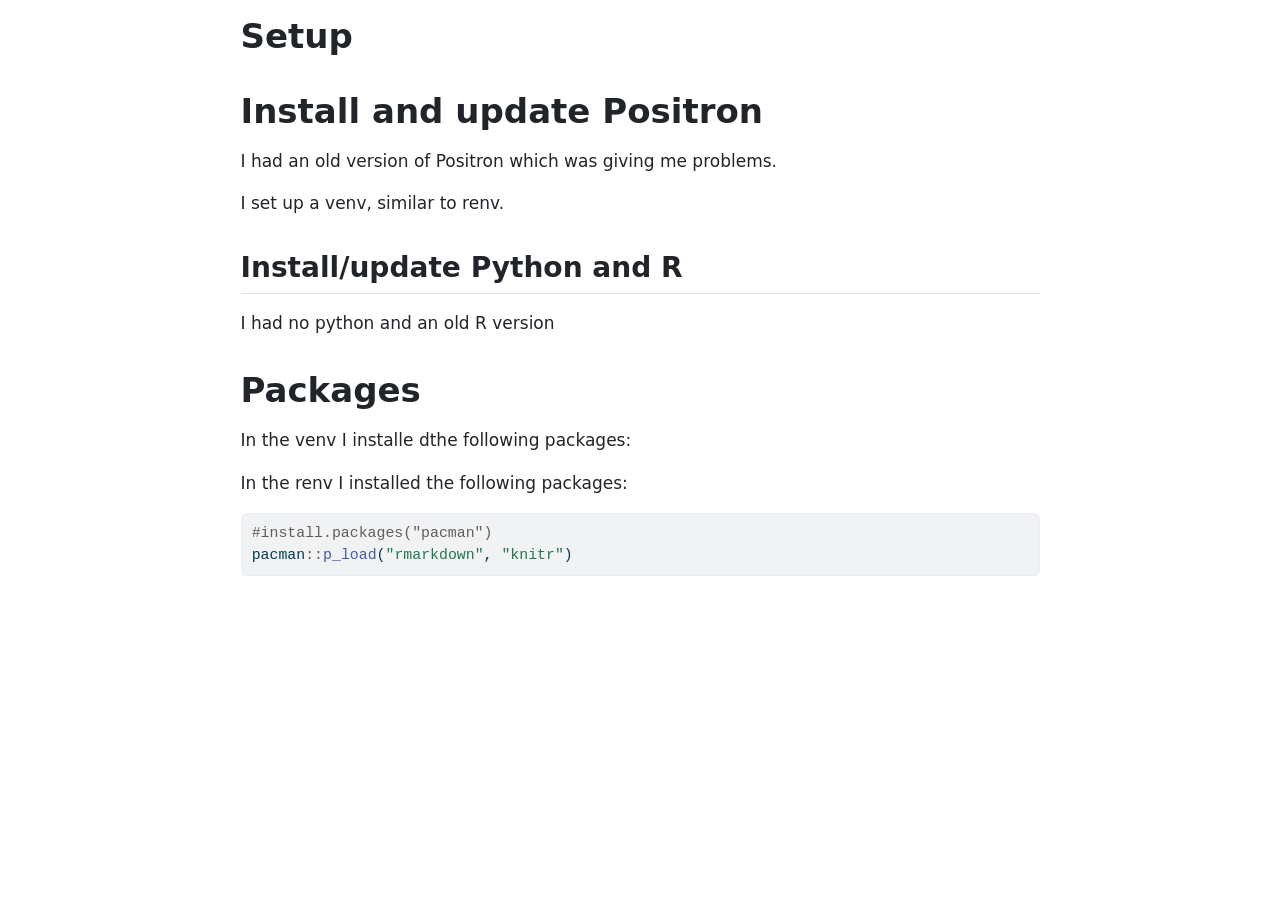
<file: daniela/setup.html>
<!DOCTYPE html>
<html xmlns="http://www.w3.org/1999/xhtml" lang="en" xml:lang="en"><head>

<meta charset="utf-8">
<meta name="generator" content="quarto-1.5.57">

<meta name="viewport" content="width=device-width, initial-scale=1.0, user-scalable=yes">


<title>Setup</title>
<style>
code{white-space: pre-wrap;}
span.smallcaps{font-variant: small-caps;}
div.columns{display: flex; gap: min(4vw, 1.5em);}
div.column{flex: auto; overflow-x: auto;}
div.hanging-indent{margin-left: 1.5em; text-indent: -1.5em;}
ul.task-list{list-style: none;}
ul.task-list li input[type="checkbox"] {
  width: 0.8em;
  margin: 0 0.8em 0.2em -1em; /* quarto-specific, see https://github.com/quarto-dev/quarto-cli/issues/4556 */ 
  vertical-align: middle;
}
/* CSS for syntax highlighting */
pre > code.sourceCode { white-space: pre; position: relative; }
pre > code.sourceCode > span { line-height: 1.25; }
pre > code.sourceCode > span:empty { height: 1.2em; }
.sourceCode { overflow: visible; }
code.sourceCode > span { color: inherit; text-decoration: inherit; }
div.sourceCode { margin: 1em 0; }
pre.sourceCode { margin: 0; }
@media screen {
div.sourceCode { overflow: auto; }
}
@media print {
pre > code.sourceCode { white-space: pre-wrap; }
pre > code.sourceCode > span { display: inline-block; text-indent: -5em; padding-left: 5em; }
}
pre.numberSource code
  { counter-reset: source-line 0; }
pre.numberSource code > span
  { position: relative; left: -4em; counter-increment: source-line; }
pre.numberSource code > span > a:first-child::before
  { content: counter(source-line);
    position: relative; left: -1em; text-align: right; vertical-align: baseline;
    border: none; display: inline-block;
    -webkit-touch-callout: none; -webkit-user-select: none;
    -khtml-user-select: none; -moz-user-select: none;
    -ms-user-select: none; user-select: none;
    padding: 0 4px; width: 4em;
  }
pre.numberSource { margin-left: 3em;  padding-left: 4px; }
div.sourceCode
  {   }
@media screen {
pre > code.sourceCode > span > a:first-child::before { text-decoration: underline; }
}
</style>


<script src="setup_files/libs/clipboard/clipboard.min.js"></script>
<script src="setup_files/libs/quarto-html/quarto.js"></script>
<script src="setup_files/libs/quarto-html/popper.min.js"></script>
<script src="setup_files/libs/quarto-html/tippy.umd.min.js"></script>
<script src="setup_files/libs/quarto-html/anchor.min.js"></script>
<link href="setup_files/libs/quarto-html/tippy.css" rel="stylesheet">
<link href="setup_files/libs/quarto-html/quarto-syntax-highlighting.css" rel="stylesheet" id="quarto-text-highlighting-styles">
<script src="setup_files/libs/bootstrap/bootstrap.min.js"></script>
<link href="setup_files/libs/bootstrap/bootstrap-icons.css" rel="stylesheet">
<link href="setup_files/libs/bootstrap/bootstrap.min.css" rel="stylesheet" id="quarto-bootstrap" data-mode="light">


</head>

<body class="fullcontent">

<div id="quarto-content" class="page-columns page-rows-contents page-layout-article">

<main class="content" id="quarto-document-content">

<header id="title-block-header" class="quarto-title-block default">
<div class="quarto-title">
<h1 class="title">Setup</h1>
</div>



<div class="quarto-title-meta">

    
  
    
  </div>
  


</header>


<section id="install-and-update-positron" class="level1">
<h1>Install and update Positron</h1>
<p>I had an old version of Positron which was giving me problems.</p>
<p>I set up a venv, similar to renv.</p>
<section id="installupdate-python-and-r" class="level2">
<h2 class="anchored" data-anchor-id="installupdate-python-and-r">Install/update Python and R</h2>
<p>I had no python and an old R version</p>
</section>
</section>
<section id="packages" class="level1">
<h1>Packages</h1>
<p>In the venv I installe dthe following packages:</p>
<p>In the renv I installed the following packages:</p>
<div class="cell">
<div class="sourceCode cell-code" id="cb1"><pre class="sourceCode r code-with-copy"><code class="sourceCode r"><span id="cb1-1"><a href="#cb1-1" aria-hidden="true" tabindex="-1"></a><span class="co">#install.packages("pacman")</span></span>
<span id="cb1-2"><a href="#cb1-2" aria-hidden="true" tabindex="-1"></a>pacman<span class="sc">::</span><span class="fu">p_load</span>(<span class="st">"rmarkdown"</span>, <span class="st">"knitr"</span>)</span></code><button title="Copy to Clipboard" class="code-copy-button"><i class="bi"></i></button></pre></div>
</div>
</section>

</main>
<!-- /main column -->
<script id="quarto-html-after-body" type="application/javascript">
window.document.addEventListener("DOMContentLoaded", function (event) {
  const toggleBodyColorMode = (bsSheetEl) => {
    const mode = bsSheetEl.getAttribute("data-mode");
    const bodyEl = window.document.querySelector("body");
    if (mode === "dark") {
      bodyEl.classList.add("quarto-dark");
      bodyEl.classList.remove("quarto-light");
    } else {
      bodyEl.classList.add("quarto-light");
      bodyEl.classList.remove("quarto-dark");
    }
  }
  const toggleBodyColorPrimary = () => {
    const bsSheetEl = window.document.querySelector("link#quarto-bootstrap");
    if (bsSheetEl) {
      toggleBodyColorMode(bsSheetEl);
    }
  }
  toggleBodyColorPrimary();  
  const icon = "";
  const anchorJS = new window.AnchorJS();
  anchorJS.options = {
    placement: 'right',
    icon: icon
  };
  anchorJS.add('.anchored');
  const isCodeAnnotation = (el) => {
    for (const clz of el.classList) {
      if (clz.startsWith('code-annotation-')) {                     
        return true;
      }
    }
    return false;
  }
  const onCopySuccess = function(e) {
    // button target
    const button = e.trigger;
    // don't keep focus
    button.blur();
    // flash "checked"
    button.classList.add('code-copy-button-checked');
    var currentTitle = button.getAttribute("title");
    button.setAttribute("title", "Copied!");
    let tooltip;
    if (window.bootstrap) {
      button.setAttribute("data-bs-toggle", "tooltip");
      button.setAttribute("data-bs-placement", "left");
      button.setAttribute("data-bs-title", "Copied!");
      tooltip = new bootstrap.Tooltip(button, 
        { trigger: "manual", 
          customClass: "code-copy-button-tooltip",
          offset: [0, -8]});
      tooltip.show();    
    }
    setTimeout(function() {
      if (tooltip) {
        tooltip.hide();
        button.removeAttribute("data-bs-title");
        button.removeAttribute("data-bs-toggle");
        button.removeAttribute("data-bs-placement");
      }
      button.setAttribute("title", currentTitle);
      button.classList.remove('code-copy-button-checked');
    }, 1000);
    // clear code selection
    e.clearSelection();
  }
  const getTextToCopy = function(trigger) {
      const codeEl = trigger.previousElementSibling.cloneNode(true);
      for (const childEl of codeEl.children) {
        if (isCodeAnnotation(childEl)) {
          childEl.remove();
        }
      }
      return codeEl.innerText;
  }
  const clipboard = new window.ClipboardJS('.code-copy-button:not([data-in-quarto-modal])', {
    text: getTextToCopy
  });
  clipboard.on('success', onCopySuccess);
  if (window.document.getElementById('quarto-embedded-source-code-modal')) {
    // For code content inside modals, clipBoardJS needs to be initialized with a container option
    // TODO: Check when it could be a function (https://github.com/zenorocha/clipboard.js/issues/860)
    const clipboardModal = new window.ClipboardJS('.code-copy-button[data-in-quarto-modal]', {
      text: getTextToCopy,
      container: window.document.getElementById('quarto-embedded-source-code-modal')
    });
    clipboardModal.on('success', onCopySuccess);
  }
    var localhostRegex = new RegExp(/^(?:http|https):\/\/localhost\:?[0-9]*\//);
    var mailtoRegex = new RegExp(/^mailto:/);
      var filterRegex = new RegExp('/' + window.location.host + '/');
    var isInternal = (href) => {
        return filterRegex.test(href) || localhostRegex.test(href) || mailtoRegex.test(href);
    }
    // Inspect non-navigation links and adorn them if external
 	var links = window.document.querySelectorAll('a[href]:not(.nav-link):not(.navbar-brand):not(.toc-action):not(.sidebar-link):not(.sidebar-item-toggle):not(.pagination-link):not(.no-external):not([aria-hidden]):not(.dropdown-item):not(.quarto-navigation-tool):not(.about-link)');
    for (var i=0; i<links.length; i++) {
      const link = links[i];
      if (!isInternal(link.href)) {
        // undo the damage that might have been done by quarto-nav.js in the case of
        // links that we want to consider external
        if (link.dataset.originalHref !== undefined) {
          link.href = link.dataset.originalHref;
        }
      }
    }
  function tippyHover(el, contentFn, onTriggerFn, onUntriggerFn) {
    const config = {
      allowHTML: true,
      maxWidth: 500,
      delay: 100,
      arrow: false,
      appendTo: function(el) {
          return el.parentElement;
      },
      interactive: true,
      interactiveBorder: 10,
      theme: 'quarto',
      placement: 'bottom-start',
    };
    if (contentFn) {
      config.content = contentFn;
    }
    if (onTriggerFn) {
      config.onTrigger = onTriggerFn;
    }
    if (onUntriggerFn) {
      config.onUntrigger = onUntriggerFn;
    }
    window.tippy(el, config); 
  }
  const noterefs = window.document.querySelectorAll('a[role="doc-noteref"]');
  for (var i=0; i<noterefs.length; i++) {
    const ref = noterefs[i];
    tippyHover(ref, function() {
      // use id or data attribute instead here
      let href = ref.getAttribute('data-footnote-href') || ref.getAttribute('href');
      try { href = new URL(href).hash; } catch {}
      const id = href.replace(/^#\/?/, "");
      const note = window.document.getElementById(id);
      if (note) {
        return note.innerHTML;
      } else {
        return "";
      }
    });
  }
  const xrefs = window.document.querySelectorAll('a.quarto-xref');
  const processXRef = (id, note) => {
    // Strip column container classes
    const stripColumnClz = (el) => {
      el.classList.remove("page-full", "page-columns");
      if (el.children) {
        for (const child of el.children) {
          stripColumnClz(child);
        }
      }
    }
    stripColumnClz(note)
    if (id === null || id.startsWith('sec-')) {
      // Special case sections, only their first couple elements
      const container = document.createElement("div");
      if (note.children && note.children.length > 2) {
        container.appendChild(note.children[0].cloneNode(true));
        for (let i = 1; i < note.children.length; i++) {
          const child = note.children[i];
          if (child.tagName === "P" && child.innerText === "") {
            continue;
          } else {
            container.appendChild(child.cloneNode(true));
            break;
          }
        }
        if (window.Quarto?.typesetMath) {
          window.Quarto.typesetMath(container);
        }
        return container.innerHTML
      } else {
        if (window.Quarto?.typesetMath) {
          window.Quarto.typesetMath(note);
        }
        return note.innerHTML;
      }
    } else {
      // Remove any anchor links if they are present
      const anchorLink = note.querySelector('a.anchorjs-link');
      if (anchorLink) {
        anchorLink.remove();
      }
      if (window.Quarto?.typesetMath) {
        window.Quarto.typesetMath(note);
      }
      // TODO in 1.5, we should make sure this works without a callout special case
      if (note.classList.contains("callout")) {
        return note.outerHTML;
      } else {
        return note.innerHTML;
      }
    }
  }
  for (var i=0; i<xrefs.length; i++) {
    const xref = xrefs[i];
    tippyHover(xref, undefined, function(instance) {
      instance.disable();
      let url = xref.getAttribute('href');
      let hash = undefined; 
      if (url.startsWith('#')) {
        hash = url;
      } else {
        try { hash = new URL(url).hash; } catch {}
      }
      if (hash) {
        const id = hash.replace(/^#\/?/, "");
        const note = window.document.getElementById(id);
        if (note !== null) {
          try {
            const html = processXRef(id, note.cloneNode(true));
            instance.setContent(html);
          } finally {
            instance.enable();
            instance.show();
          }
        } else {
          // See if we can fetch this
          fetch(url.split('#')[0])
          .then(res => res.text())
          .then(html => {
            const parser = new DOMParser();
            const htmlDoc = parser.parseFromString(html, "text/html");
            const note = htmlDoc.getElementById(id);
            if (note !== null) {
              const html = processXRef(id, note);
              instance.setContent(html);
            } 
          }).finally(() => {
            instance.enable();
            instance.show();
          });
        }
      } else {
        // See if we can fetch a full url (with no hash to target)
        // This is a special case and we should probably do some content thinning / targeting
        fetch(url)
        .then(res => res.text())
        .then(html => {
          const parser = new DOMParser();
          const htmlDoc = parser.parseFromString(html, "text/html");
          const note = htmlDoc.querySelector('main.content');
          if (note !== null) {
            // This should only happen for chapter cross references
            // (since there is no id in the URL)
            // remove the first header
            if (note.children.length > 0 && note.children[0].tagName === "HEADER") {
              note.children[0].remove();
            }
            const html = processXRef(null, note);
            instance.setContent(html);
          } 
        }).finally(() => {
          instance.enable();
          instance.show();
        });
      }
    }, function(instance) {
    });
  }
      let selectedAnnoteEl;
      const selectorForAnnotation = ( cell, annotation) => {
        let cellAttr = 'data-code-cell="' + cell + '"';
        let lineAttr = 'data-code-annotation="' +  annotation + '"';
        const selector = 'span[' + cellAttr + '][' + lineAttr + ']';
        return selector;
      }
      const selectCodeLines = (annoteEl) => {
        const doc = window.document;
        const targetCell = annoteEl.getAttribute("data-target-cell");
        const targetAnnotation = annoteEl.getAttribute("data-target-annotation");
        const annoteSpan = window.document.querySelector(selectorForAnnotation(targetCell, targetAnnotation));
        const lines = annoteSpan.getAttribute("data-code-lines").split(",");
        const lineIds = lines.map((line) => {
          return targetCell + "-" + line;
        })
        let top = null;
        let height = null;
        let parent = null;
        if (lineIds.length > 0) {
            //compute the position of the single el (top and bottom and make a div)
            const el = window.document.getElementById(lineIds[0]);
            top = el.offsetTop;
            height = el.offsetHeight;
            parent = el.parentElement.parentElement;
          if (lineIds.length > 1) {
            const lastEl = window.document.getElementById(lineIds[lineIds.length - 1]);
            const bottom = lastEl.offsetTop + lastEl.offsetHeight;
            height = bottom - top;
          }
          if (top !== null && height !== null && parent !== null) {
            // cook up a div (if necessary) and position it 
            let div = window.document.getElementById("code-annotation-line-highlight");
            if (div === null) {
              div = window.document.createElement("div");
              div.setAttribute("id", "code-annotation-line-highlight");
              div.style.position = 'absolute';
              parent.appendChild(div);
            }
            div.style.top = top - 2 + "px";
            div.style.height = height + 4 + "px";
            div.style.left = 0;
            let gutterDiv = window.document.getElementById("code-annotation-line-highlight-gutter");
            if (gutterDiv === null) {
              gutterDiv = window.document.createElement("div");
              gutterDiv.setAttribute("id", "code-annotation-line-highlight-gutter");
              gutterDiv.style.position = 'absolute';
              const codeCell = window.document.getElementById(targetCell);
              const gutter = codeCell.querySelector('.code-annotation-gutter');
              gutter.appendChild(gutterDiv);
            }
            gutterDiv.style.top = top - 2 + "px";
            gutterDiv.style.height = height + 4 + "px";
          }
          selectedAnnoteEl = annoteEl;
        }
      };
      const unselectCodeLines = () => {
        const elementsIds = ["code-annotation-line-highlight", "code-annotation-line-highlight-gutter"];
        elementsIds.forEach((elId) => {
          const div = window.document.getElementById(elId);
          if (div) {
            div.remove();
          }
        });
        selectedAnnoteEl = undefined;
      };
        // Handle positioning of the toggle
    window.addEventListener(
      "resize",
      throttle(() => {
        elRect = undefined;
        if (selectedAnnoteEl) {
          selectCodeLines(selectedAnnoteEl);
        }
      }, 10)
    );
    function throttle(fn, ms) {
    let throttle = false;
    let timer;
      return (...args) => {
        if(!throttle) { // first call gets through
            fn.apply(this, args);
            throttle = true;
        } else { // all the others get throttled
            if(timer) clearTimeout(timer); // cancel #2
            timer = setTimeout(() => {
              fn.apply(this, args);
              timer = throttle = false;
            }, ms);
        }
      };
    }
      // Attach click handler to the DT
      const annoteDls = window.document.querySelectorAll('dt[data-target-cell]');
      for (const annoteDlNode of annoteDls) {
        annoteDlNode.addEventListener('click', (event) => {
          const clickedEl = event.target;
          if (clickedEl !== selectedAnnoteEl) {
            unselectCodeLines();
            const activeEl = window.document.querySelector('dt[data-target-cell].code-annotation-active');
            if (activeEl) {
              activeEl.classList.remove('code-annotation-active');
            }
            selectCodeLines(clickedEl);
            clickedEl.classList.add('code-annotation-active');
          } else {
            // Unselect the line
            unselectCodeLines();
            clickedEl.classList.remove('code-annotation-active');
          }
        });
      }
  const findCites = (el) => {
    const parentEl = el.parentElement;
    if (parentEl) {
      const cites = parentEl.dataset.cites;
      if (cites) {
        return {
          el,
          cites: cites.split(' ')
        };
      } else {
        return findCites(el.parentElement)
      }
    } else {
      return undefined;
    }
  };
  var bibliorefs = window.document.querySelectorAll('a[role="doc-biblioref"]');
  for (var i=0; i<bibliorefs.length; i++) {
    const ref = bibliorefs[i];
    const citeInfo = findCites(ref);
    if (citeInfo) {
      tippyHover(citeInfo.el, function() {
        var popup = window.document.createElement('div');
        citeInfo.cites.forEach(function(cite) {
          var citeDiv = window.document.createElement('div');
          citeDiv.classList.add('hanging-indent');
          citeDiv.classList.add('csl-entry');
          var biblioDiv = window.document.getElementById('ref-' + cite);
          if (biblioDiv) {
            citeDiv.innerHTML = biblioDiv.innerHTML;
          }
          popup.appendChild(citeDiv);
        });
        return popup.innerHTML;
      });
    }
  }
});
</script>
</div> <!-- /content -->




</body></html>
</file>
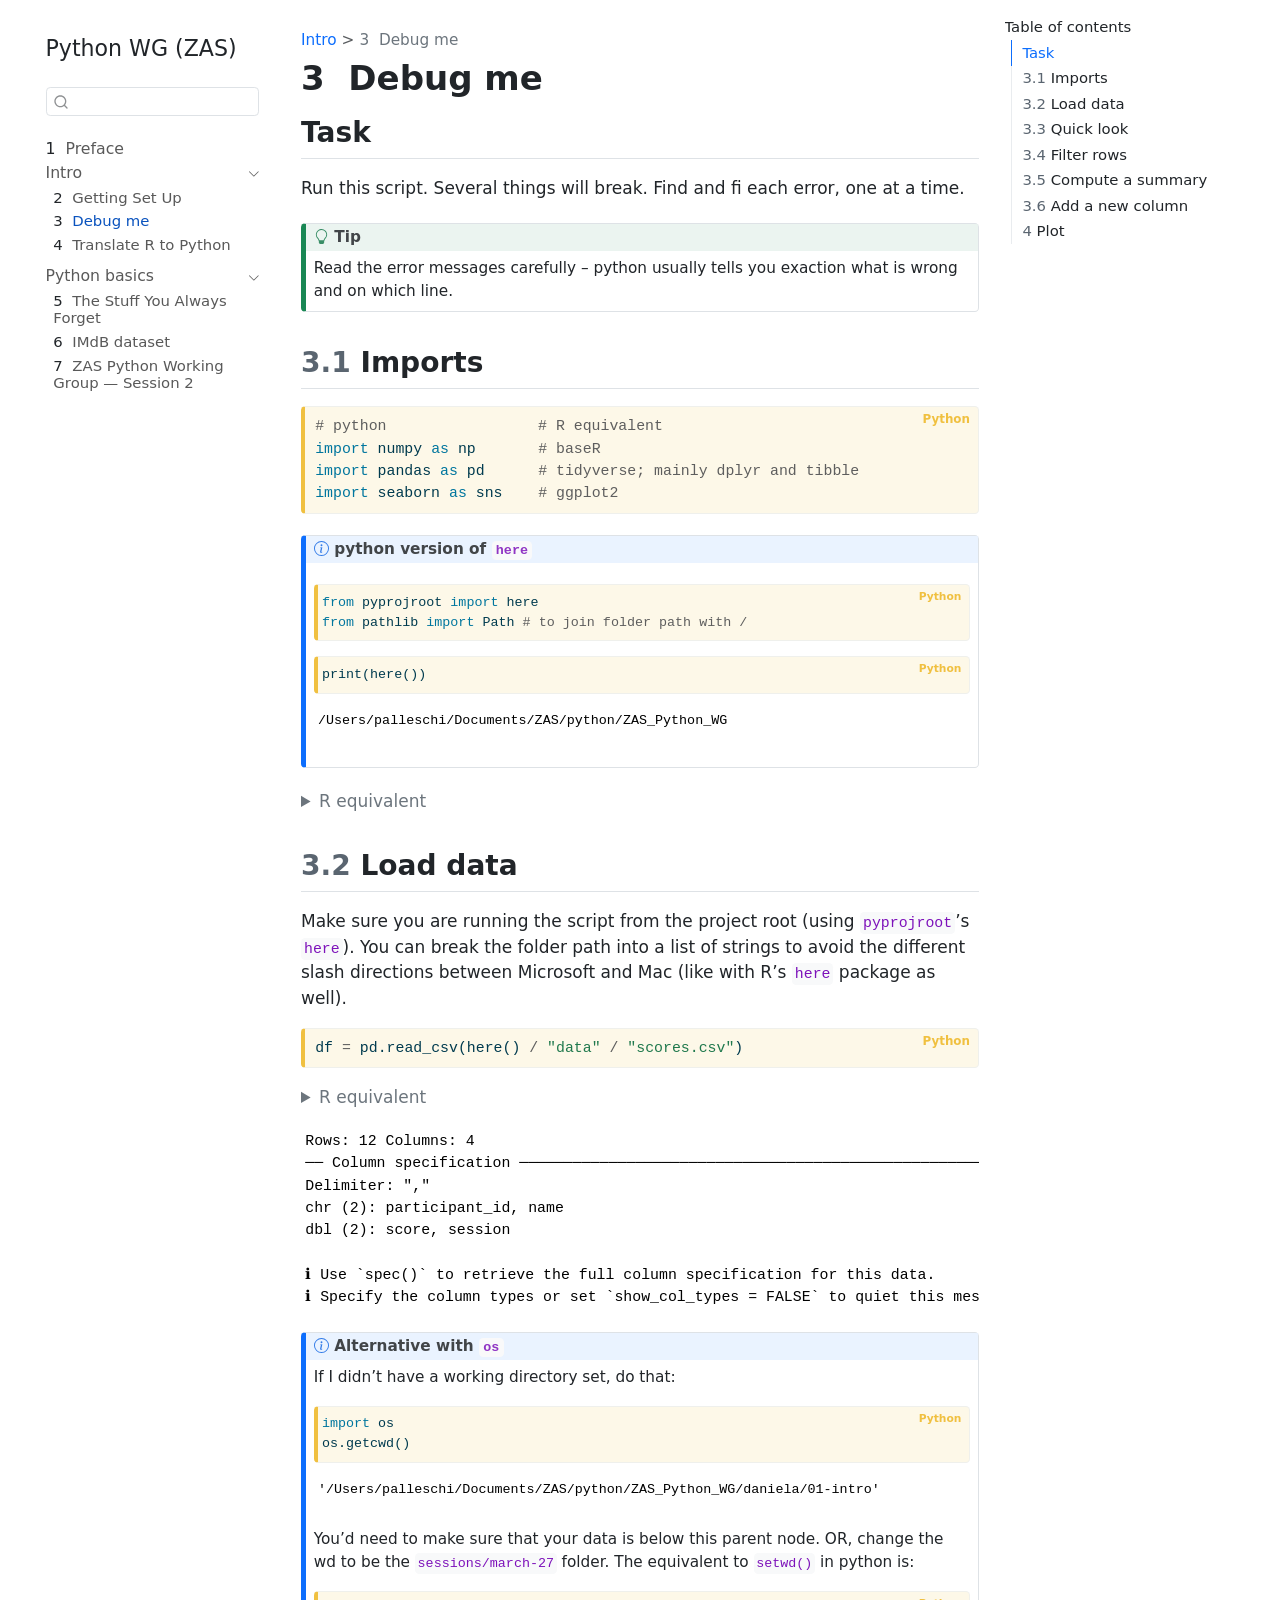
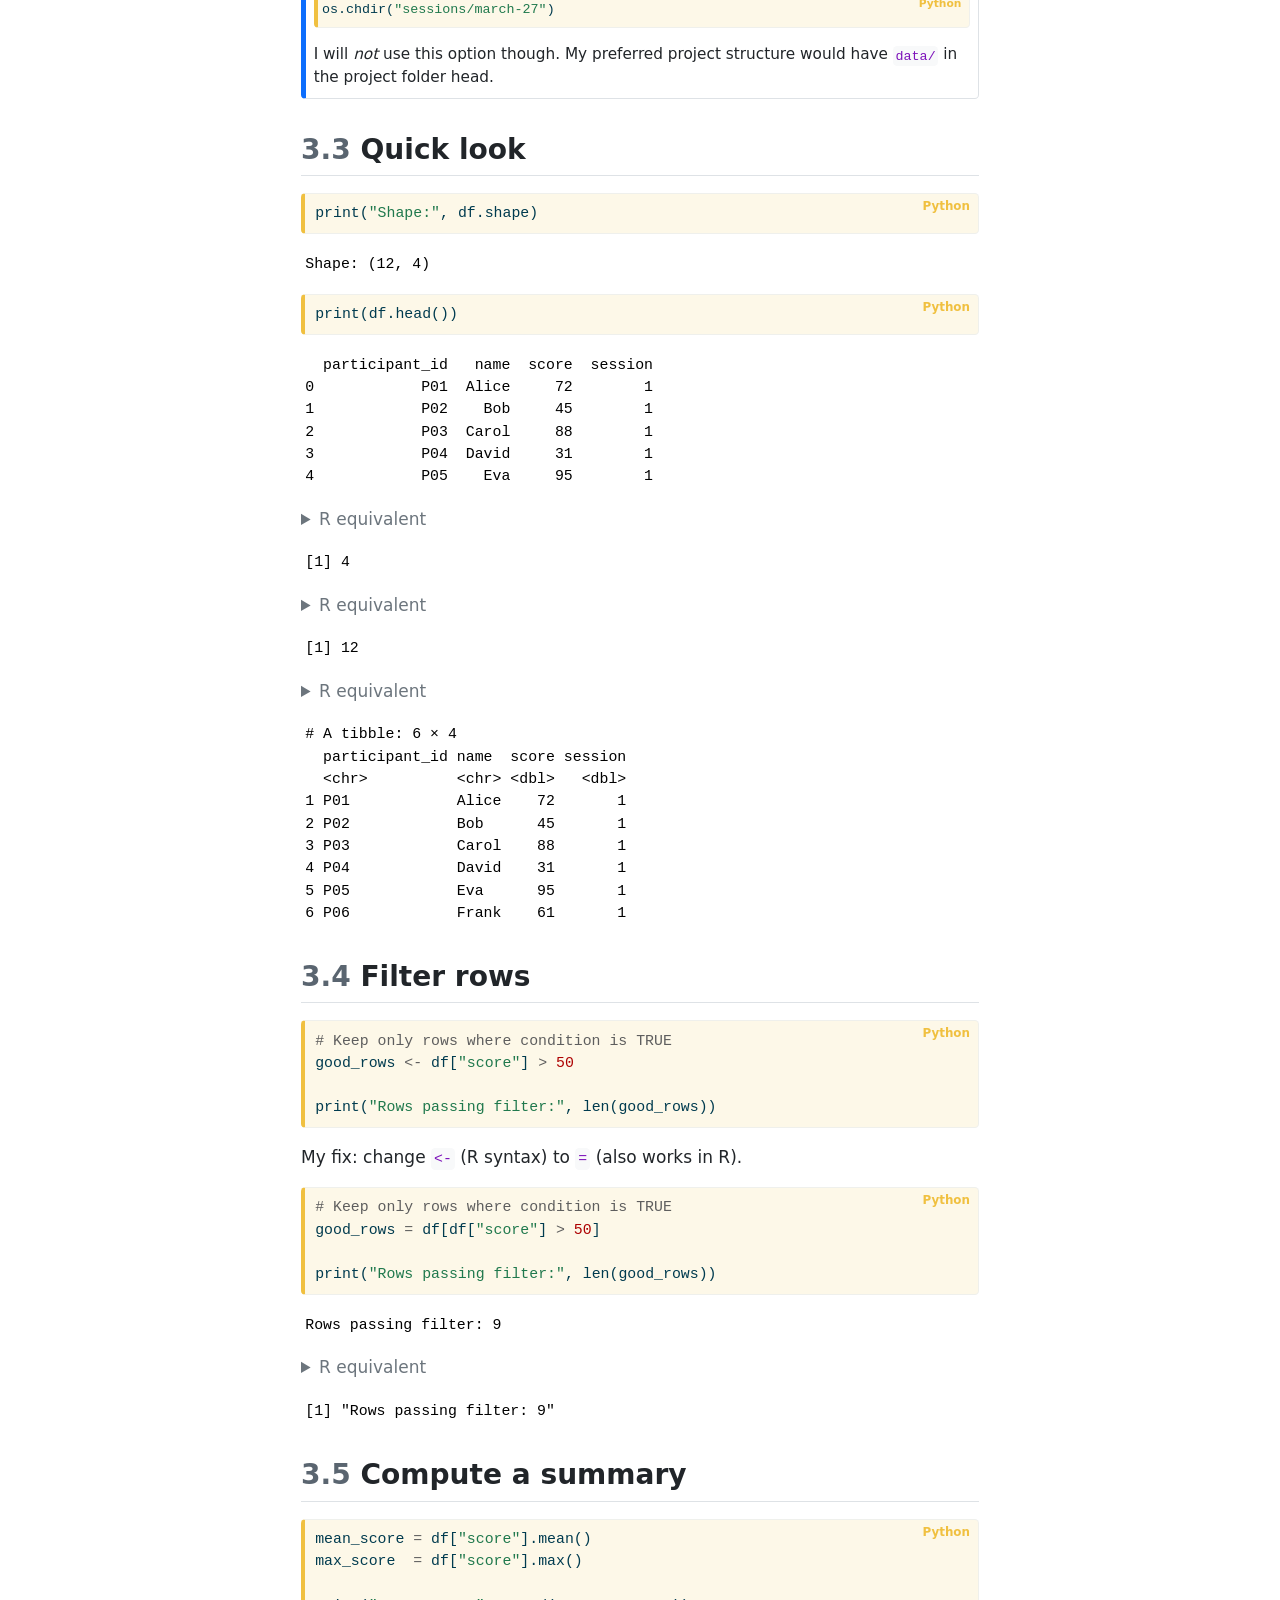
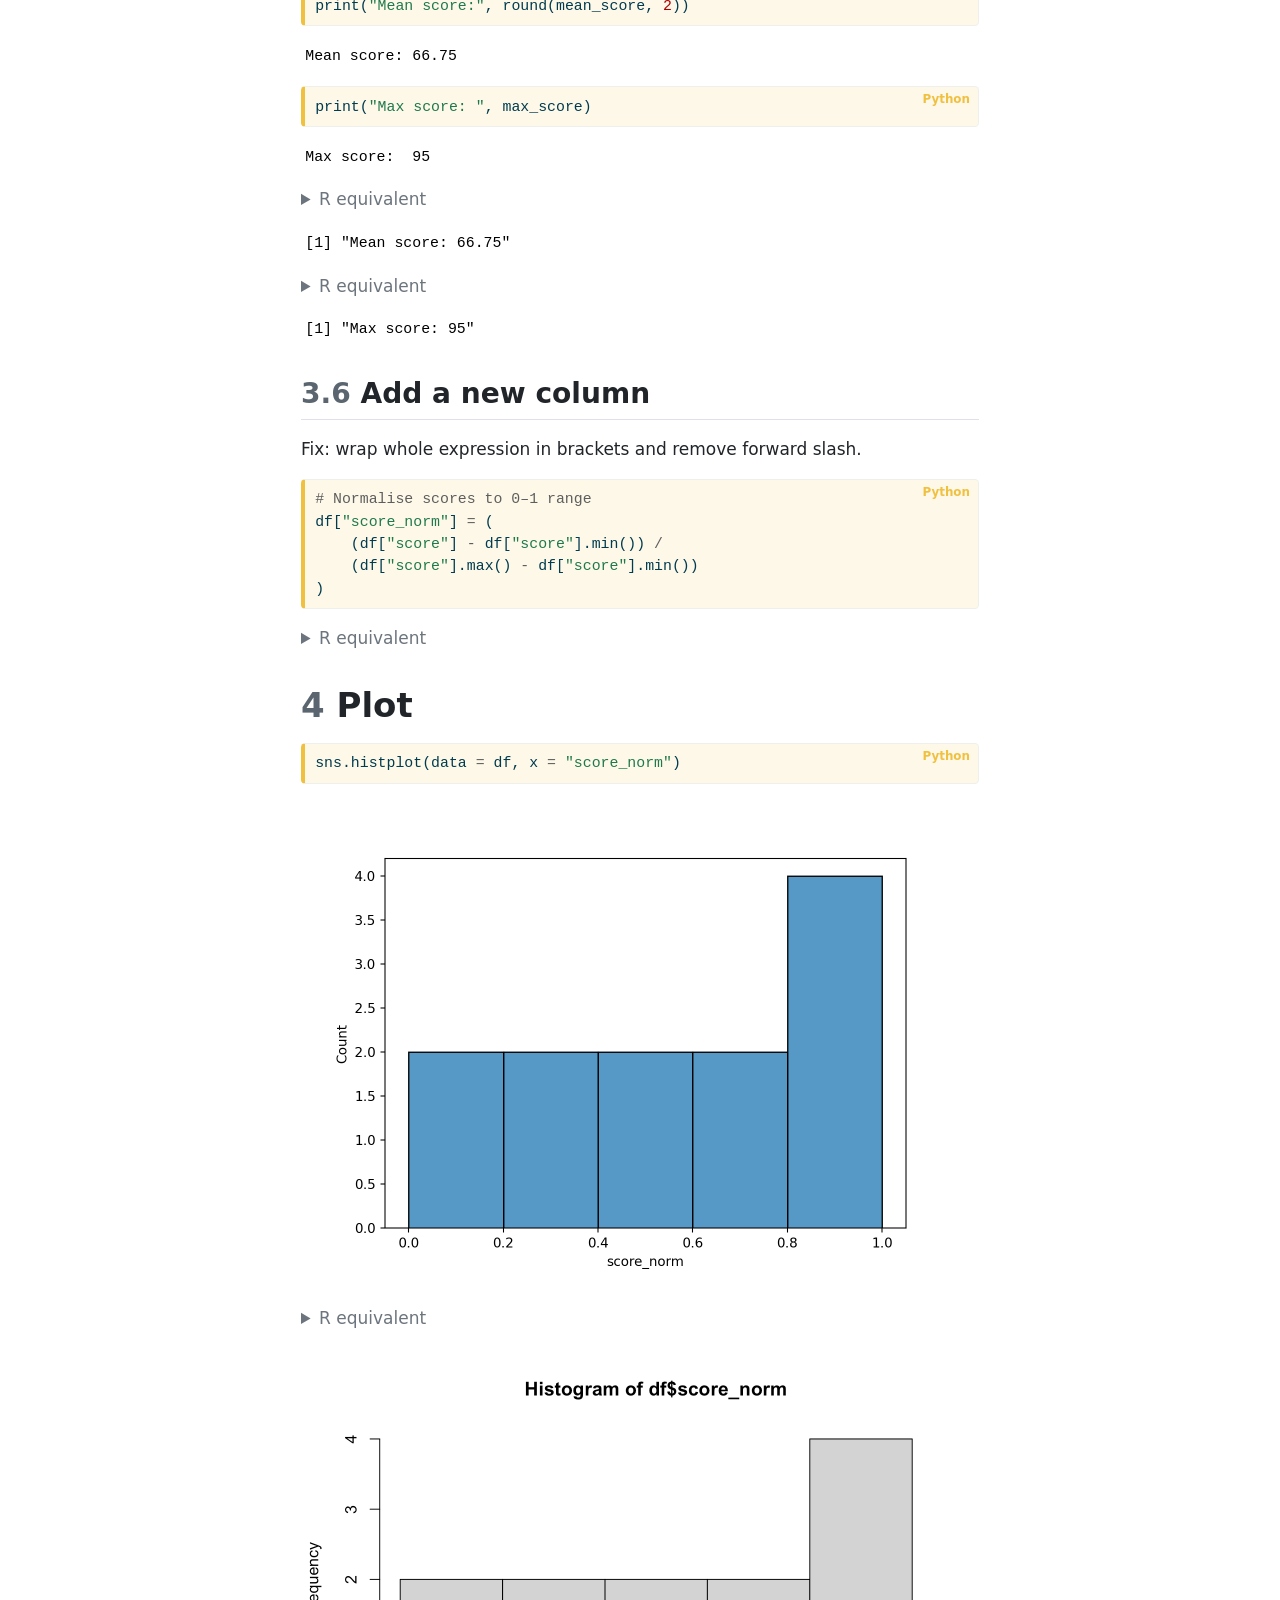
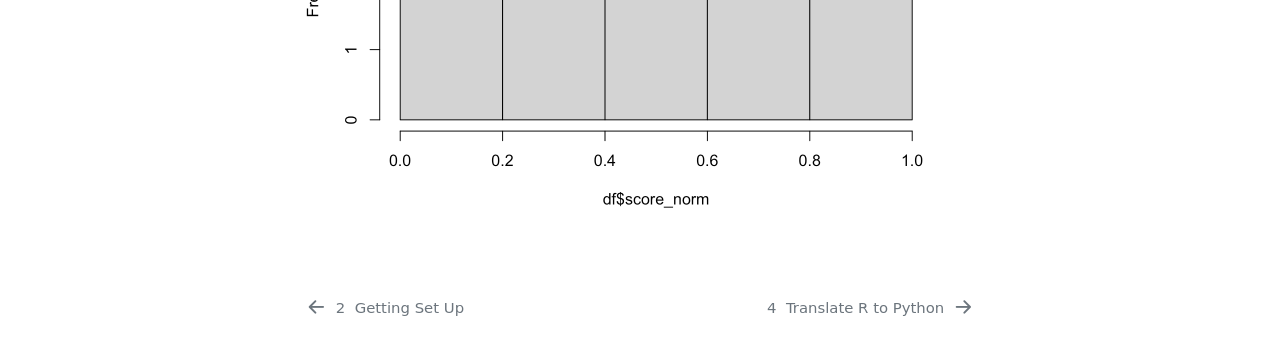
<file: daniela/01-intro/exercise_01_debug_me.html>
<!DOCTYPE html>
<html xmlns="http://www.w3.org/1999/xhtml" lang="en" xml:lang="en"><head>

<meta charset="utf-8">
<meta name="generator" content="quarto-1.5.57">

<meta name="viewport" content="width=device-width, initial-scale=1.0, user-scalable=yes">


<title>3&nbsp; Debug me – Python WG (ZAS)</title>
<style>
code{white-space: pre-wrap;}
span.smallcaps{font-variant: small-caps;}
div.columns{display: flex; gap: min(4vw, 1.5em);}
div.column{flex: auto; overflow-x: auto;}
div.hanging-indent{margin-left: 1.5em; text-indent: -1.5em;}
ul.task-list{list-style: none;}
ul.task-list li input[type="checkbox"] {
  width: 0.8em;
  margin: 0 0.8em 0.2em -1em; /* quarto-specific, see https://github.com/quarto-dev/quarto-cli/issues/4556 */ 
  vertical-align: middle;
}
/* CSS for syntax highlighting */
pre > code.sourceCode { white-space: pre; position: relative; }
pre > code.sourceCode > span { line-height: 1.25; }
pre > code.sourceCode > span:empty { height: 1.2em; }
.sourceCode { overflow: visible; }
code.sourceCode > span { color: inherit; text-decoration: inherit; }
div.sourceCode { margin: 1em 0; }
pre.sourceCode { margin: 0; }
@media screen {
div.sourceCode { overflow: auto; }
}
@media print {
pre > code.sourceCode { white-space: pre-wrap; }
pre > code.sourceCode > span { display: inline-block; text-indent: -5em; padding-left: 5em; }
}
pre.numberSource code
  { counter-reset: source-line 0; }
pre.numberSource code > span
  { position: relative; left: -4em; counter-increment: source-line; }
pre.numberSource code > span > a:first-child::before
  { content: counter(source-line);
    position: relative; left: -1em; text-align: right; vertical-align: baseline;
    border: none; display: inline-block;
    -webkit-touch-callout: none; -webkit-user-select: none;
    -khtml-user-select: none; -moz-user-select: none;
    -ms-user-select: none; user-select: none;
    padding: 0 4px; width: 4em;
  }
pre.numberSource { margin-left: 3em;  padding-left: 4px; }
div.sourceCode
  {   }
@media screen {
pre > code.sourceCode > span > a:first-child::before { text-decoration: underline; }
}
</style>


<script src="../../site_libs/quarto-nav/quarto-nav.js"></script>
<script src="../../site_libs/quarto-nav/headroom.min.js"></script>
<script src="../../site_libs/clipboard/clipboard.min.js"></script>
<script src="../../site_libs/quarto-search/autocomplete.umd.js"></script>
<script src="../../site_libs/quarto-search/fuse.min.js"></script>
<script src="../../site_libs/quarto-search/quarto-search.js"></script>
<meta name="quarto:offset" content="../../">
<link href="../../daniela/01-intro/exercise_02_r_to_python.html" rel="next">
<link href="../../daniela/01-intro/session1_handout.html" rel="prev">
<script src="../../site_libs/quarto-html/quarto.js"></script>
<script src="../../site_libs/quarto-html/popper.min.js"></script>
<script src="../../site_libs/quarto-html/tippy.umd.min.js"></script>
<script src="../../site_libs/quarto-html/anchor.min.js"></script>
<link href="../../site_libs/quarto-html/tippy.css" rel="stylesheet">
<link href="../../site_libs/quarto-html/quarto-syntax-highlighting.css" rel="stylesheet" id="quarto-text-highlighting-styles">
<script src="../../site_libs/bootstrap/bootstrap.min.js"></script>
<link href="../../site_libs/bootstrap/bootstrap-icons.css" rel="stylesheet">
<link href="../../site_libs/bootstrap/bootstrap.min.css" rel="stylesheet" id="quarto-bootstrap" data-mode="light">
<script id="quarto-search-options" type="application/json">{
  "location": "sidebar",
  "copy-button": false,
  "collapse-after": 3,
  "panel-placement": "start",
  "type": "textbox",
  "limit": 50,
  "keyboard-shortcut": [
    "f",
    "/",
    "s"
  ],
  "show-item-context": false,
  "language": {
    "search-no-results-text": "No results",
    "search-matching-documents-text": "matching documents",
    "search-copy-link-title": "Copy link to search",
    "search-hide-matches-text": "Hide additional matches",
    "search-more-match-text": "more match in this document",
    "search-more-matches-text": "more matches in this document",
    "search-clear-button-title": "Clear",
    "search-text-placeholder": "",
    "search-detached-cancel-button-title": "Cancel",
    "search-submit-button-title": "Submit",
    "search-label": "Search"
  }
}</script>


<link rel="stylesheet" href="../../styles.css">
</head>

<body class="nav-sidebar floating">

<div id="quarto-search-results"></div>
  <header id="quarto-header" class="headroom fixed-top">
  <nav class="quarto-secondary-nav">
    <div class="container-fluid d-flex">
      <button type="button" class="quarto-btn-toggle btn" data-bs-toggle="collapse" role="button" data-bs-target=".quarto-sidebar-collapse-item" aria-controls="quarto-sidebar" aria-expanded="false" aria-label="Toggle sidebar navigation" onclick="if (window.quartoToggleHeadroom) { window.quartoToggleHeadroom(); }">
        <i class="bi bi-layout-text-sidebar-reverse"></i>
      </button>
        <nav class="quarto-page-breadcrumbs" aria-label="breadcrumb"><ol class="breadcrumb"><li class="breadcrumb-item"><a href="../../daniela/01-intro/session1_handout.html">Intro</a></li><li class="breadcrumb-item"><a href="../../daniela/01-intro/exercise_01_debug_me.html"><span class="chapter-number">3</span>&nbsp; <span class="chapter-title">Debug me</span></a></li></ol></nav>
        <a class="flex-grow-1" role="navigation" data-bs-toggle="collapse" data-bs-target=".quarto-sidebar-collapse-item" aria-controls="quarto-sidebar" aria-expanded="false" aria-label="Toggle sidebar navigation" onclick="if (window.quartoToggleHeadroom) { window.quartoToggleHeadroom(); }">      
        </a>
      <button type="button" class="btn quarto-search-button" aria-label="Search" onclick="window.quartoOpenSearch();">
        <i class="bi bi-search"></i>
      </button>
    </div>
  </nav>
</header>
<!-- content -->
<div id="quarto-content" class="quarto-container page-columns page-rows-contents page-layout-article">
<!-- sidebar -->
  <nav id="quarto-sidebar" class="sidebar collapse collapse-horizontal quarto-sidebar-collapse-item sidebar-navigation floating overflow-auto">
    <div class="pt-lg-2 mt-2 text-left sidebar-header">
    <div class="sidebar-title mb-0 py-0">
      <a href="../../">Python WG (ZAS)</a> 
    </div>
      </div>
        <div class="mt-2 flex-shrink-0 align-items-center">
        <div class="sidebar-search">
        <div id="quarto-search" class="" title="Search"></div>
        </div>
        </div>
    <div class="sidebar-menu-container"> 
    <ul class="list-unstyled mt-1">
        <li class="sidebar-item">
  <div class="sidebar-item-container"> 
  <a href="../../index.html" class="sidebar-item-text sidebar-link">
 <span class="menu-text"><span class="chapter-number">1</span>&nbsp; <span class="chapter-title">Preface</span></span></a>
  </div>
</li>
        <li class="sidebar-item sidebar-item-section">
      <div class="sidebar-item-container"> 
            <a class="sidebar-item-text sidebar-link text-start" data-bs-toggle="collapse" data-bs-target="#quarto-sidebar-section-1" role="navigation" aria-expanded="true">
 <span class="menu-text">Intro</span></a>
          <a class="sidebar-item-toggle text-start" data-bs-toggle="collapse" data-bs-target="#quarto-sidebar-section-1" role="navigation" aria-expanded="true" aria-label="Toggle section">
            <i class="bi bi-chevron-right ms-2"></i>
          </a> 
      </div>
      <ul id="quarto-sidebar-section-1" class="collapse list-unstyled sidebar-section depth1 show">  
          <li class="sidebar-item">
  <div class="sidebar-item-container"> 
  <a href="../../daniela/01-intro/session1_handout.html" class="sidebar-item-text sidebar-link">
 <span class="menu-text"><span class="chapter-number">2</span>&nbsp; <span class="chapter-title">Getting Set Up</span></span></a>
  </div>
</li>
          <li class="sidebar-item">
  <div class="sidebar-item-container"> 
  <a href="../../daniela/01-intro/exercise_01_debug_me.html" class="sidebar-item-text sidebar-link active">
 <span class="menu-text"><span class="chapter-number">3</span>&nbsp; <span class="chapter-title">Debug me</span></span></a>
  </div>
</li>
          <li class="sidebar-item">
  <div class="sidebar-item-container"> 
  <a href="../../daniela/01-intro/exercise_02_r_to_python.html" class="sidebar-item-text sidebar-link">
 <span class="menu-text"><span class="chapter-number">4</span>&nbsp; <span class="chapter-title">Translate R to Python</span></span></a>
  </div>
</li>
      </ul>
  </li>
        <li class="sidebar-item sidebar-item-section">
      <div class="sidebar-item-container"> 
            <a class="sidebar-item-text sidebar-link text-start" data-bs-toggle="collapse" data-bs-target="#quarto-sidebar-section-2" role="navigation" aria-expanded="true">
 <span class="menu-text">Python basics</span></a>
          <a class="sidebar-item-toggle text-start" data-bs-toggle="collapse" data-bs-target="#quarto-sidebar-section-2" role="navigation" aria-expanded="true" aria-label="Toggle section">
            <i class="bi bi-chevron-right ms-2"></i>
          </a> 
      </div>
      <ul id="quarto-sidebar-section-2" class="collapse list-unstyled sidebar-section depth1 show">  
          <li class="sidebar-item">
  <div class="sidebar-item-container"> 
  <a href="../../daniela/02-basics/session2_handout.html" class="sidebar-item-text sidebar-link">
 <span class="menu-text"><span class="chapter-number">5</span>&nbsp; <span class="chapter-title">The Stuff You Always Forget</span></span></a>
  </div>
</li>
          <li class="sidebar-item">
  <div class="sidebar-item-container"> 
  <a href="../../daniela/02-basics/cleaning-imdb-dataset.html" class="sidebar-item-text sidebar-link">
 <span class="menu-text"><span class="chapter-number">6</span>&nbsp; <span class="chapter-title">IMdB dataset</span></span></a>
  </div>
</li>
          <li class="sidebar-item">
  <div class="sidebar-item-container"> 
  <a href="../../daniela/02-basics/session2_exercise.html" class="sidebar-item-text sidebar-link">
 <span class="menu-text"><span class="chapter-number">7</span>&nbsp; <span class="chapter-title">ZAS Python Working Group — Session 2</span></span></a>
  </div>
</li>
      </ul>
  </li>
    </ul>
    </div>
</nav>
<div id="quarto-sidebar-glass" class="quarto-sidebar-collapse-item" data-bs-toggle="collapse" data-bs-target=".quarto-sidebar-collapse-item"></div>
<!-- margin-sidebar -->
    <div id="quarto-margin-sidebar" class="sidebar margin-sidebar">
        <nav id="TOC" role="doc-toc" class="toc-active">
    <h2 id="toc-title">Table of contents</h2>
   
  <ul>
  <li><a href="#task" id="toc-task" class="nav-link active" data-scroll-target="#task">Task</a></li>
  <li><a href="#imports" id="toc-imports" class="nav-link" data-scroll-target="#imports"><span class="header-section-number">3.1</span> Imports</a></li>
  <li><a href="#load-data" id="toc-load-data" class="nav-link" data-scroll-target="#load-data"><span class="header-section-number">3.2</span> Load data</a></li>
  <li><a href="#quick-look" id="toc-quick-look" class="nav-link" data-scroll-target="#quick-look"><span class="header-section-number">3.3</span> Quick look</a></li>
  <li><a href="#filter-rows" id="toc-filter-rows" class="nav-link" data-scroll-target="#filter-rows"><span class="header-section-number">3.4</span> Filter rows</a></li>
  <li><a href="#compute-a-summary" id="toc-compute-a-summary" class="nav-link" data-scroll-target="#compute-a-summary"><span class="header-section-number">3.5</span> Compute a summary</a></li>
  <li><a href="#add-a-new-column" id="toc-add-a-new-column" class="nav-link" data-scroll-target="#add-a-new-column"><span class="header-section-number">3.6</span> Add a new column</a></li>
  <li><a href="#plot" id="toc-plot" class="nav-link" data-scroll-target="#plot"><span class="header-section-number">4</span> Plot</a></li>
  </ul>
</nav>
    </div>
<!-- main -->
<main class="content" id="quarto-document-content">

<header id="title-block-header" class="quarto-title-block default"><nav class="quarto-page-breadcrumbs quarto-title-breadcrumbs d-none d-lg-block" aria-label="breadcrumb"><ol class="breadcrumb"><li class="breadcrumb-item"><a href="../../daniela/01-intro/session1_handout.html">Intro</a></li><li class="breadcrumb-item"><a href="../../daniela/01-intro/exercise_01_debug_me.html"><span class="chapter-number">3</span>&nbsp; <span class="chapter-title">Debug me</span></a></li></ol></nav>
<div class="quarto-title">
<h1 class="title"><span class="chapter-number">3</span>&nbsp; <span class="chapter-title">Debug me</span></h1>
</div>



<div class="quarto-title-meta">

    
  
    
  </div>
  


</header>


<section id="task" class="level2 unnumbered">
<h2 class="unnumbered anchored" data-anchor-id="task">Task</h2>
<p>Run this script. Several things will break. Find and fi each error, one at a time.</p>
<div class="callout callout-style-default callout-tip callout-titled">
<div class="callout-header d-flex align-content-center">
<div class="callout-icon-container">
<i class="callout-icon"></i>
</div>
<div class="callout-title-container flex-fill">
Tip
</div>
</div>
<div class="callout-body-container callout-body">
<p>Read the error messages carefully – python usually tells you exaction what is wrong and on which line.</p>
</div>
</div>
</section>
<section id="imports" class="level2" data-number="3.1">
<h2 data-number="3.1" class="anchored" data-anchor-id="imports"><span class="header-section-number">3.1</span> Imports</h2>
<div class="cell">
<div class="sourceCode cell-code" id="cb1"><pre class="sourceCode python code-with-copy"><code class="sourceCode python"><span id="cb1-1"><a href="#cb1-1" aria-hidden="true" tabindex="-1"></a><span class="co"># python                 # R equivalent</span></span>
<span id="cb1-2"><a href="#cb1-2" aria-hidden="true" tabindex="-1"></a><span class="im">import</span> numpy <span class="im">as</span> np       <span class="co"># baseR</span></span>
<span id="cb1-3"><a href="#cb1-3" aria-hidden="true" tabindex="-1"></a><span class="im">import</span> pandas <span class="im">as</span> pd      <span class="co"># tidyverse; mainly dplyr and tibble</span></span>
<span id="cb1-4"><a href="#cb1-4" aria-hidden="true" tabindex="-1"></a><span class="im">import</span> seaborn <span class="im">as</span> sns    <span class="co"># ggplot2</span></span></code><button title="Copy to Clipboard" class="code-copy-button"><i class="bi"></i></button></pre></div>
</div>
<div class="callout callout-style-default callout-note callout-titled">
<div class="callout-header d-flex align-content-center">
<div class="callout-icon-container">
<i class="callout-icon"></i>
</div>
<div class="callout-title-container flex-fill">
python version of <code>here</code>
</div>
</div>
<div class="callout-body-container callout-body">
<div class="cell">
<div class="sourceCode cell-code" id="cb2"><pre class="sourceCode python code-with-copy"><code class="sourceCode python"><span id="cb2-1"><a href="#cb2-1" aria-hidden="true" tabindex="-1"></a><span class="im">from</span> pyprojroot <span class="im">import</span> here</span>
<span id="cb2-2"><a href="#cb2-2" aria-hidden="true" tabindex="-1"></a><span class="im">from</span> pathlib <span class="im">import</span> Path <span class="co"># to join folder path with /</span></span></code><button title="Copy to Clipboard" class="code-copy-button"><i class="bi"></i></button></pre></div>
</div>
<div class="cell">
<div class="sourceCode cell-code" id="cb3"><pre class="sourceCode python code-with-copy"><code class="sourceCode python"><span id="cb3-1"><a href="#cb3-1" aria-hidden="true" tabindex="-1"></a><span class="bu">print</span>(here())</span></code><button title="Copy to Clipboard" class="code-copy-button"><i class="bi"></i></button></pre></div>
<div class="cell-output cell-output-stdout">
<pre><code>/Users/palleschi/Documents/ZAS/python/ZAS_Python_WG</code></pre>
</div>
</div>
</div>
</div>
<div class="cell">
<details class="code-fold">
<summary>R equivalent</summary>
<div class="sourceCode cell-code" id="cb5"><pre class="sourceCode r code-with-copy"><code class="sourceCode r"><span id="cb5-1"><a href="#cb5-1" aria-hidden="true" tabindex="-1"></a><span class="co"># install.packages("pacman")</span></span>
<span id="cb5-2"><a href="#cb5-2" aria-hidden="true" tabindex="-1"></a>pacman<span class="sc">::</span><span class="fu">p_load</span>(dplyr, tibble, ggplot2, readr, here)</span></code><button title="Copy to Clipboard" class="code-copy-button"><i class="bi"></i></button></pre></div>
</details>
</div>
</section>
<section id="load-data" class="level2" data-number="3.2">
<h2 data-number="3.2" class="anchored" data-anchor-id="load-data"><span class="header-section-number">3.2</span> Load data</h2>
<p>Make sure you are running the script from the project root (using <code>pyprojroot</code>’s <code>here</code>). You can break the folder path into a list of strings to avoid the different slash directions between Microsoft and Mac (like with R’s <code>here</code> package as well).</p>
<div class="cell">
<div class="sourceCode cell-code" id="cb6"><pre class="sourceCode python code-with-copy"><code class="sourceCode python"><span id="cb6-1"><a href="#cb6-1" aria-hidden="true" tabindex="-1"></a>df <span class="op">=</span> pd.read_csv(here() <span class="op">/</span> <span class="st">"data"</span> <span class="op">/</span> <span class="st">"scores.csv"</span>)</span></code><button title="Copy to Clipboard" class="code-copy-button"><i class="bi"></i></button></pre></div>
</div>
<div class="cell">
<details class="code-fold">
<summary>R equivalent</summary>
<div class="sourceCode cell-code" id="cb7"><pre class="sourceCode r code-with-copy"><code class="sourceCode r"><span id="cb7-1"><a href="#cb7-1" aria-hidden="true" tabindex="-1"></a>df <span class="ot">&lt;-</span> <span class="fu">read_csv</span>(<span class="fu">here</span>(<span class="st">"data"</span>,<span class="st">"scores.csv"</span>))</span></code><button title="Copy to Clipboard" class="code-copy-button"><i class="bi"></i></button></pre></div>
</details>
<div class="cell-output cell-output-stderr">
<pre><code>Rows: 12 Columns: 4
── Column specification ────────────────────────────────────────────────────────
Delimiter: ","
chr (2): participant_id, name
dbl (2): score, session

ℹ Use `spec()` to retrieve the full column specification for this data.
ℹ Specify the column types or set `show_col_types = FALSE` to quiet this message.</code></pre>
</div>
</div>
<div class="callout callout-style-default callout-note callout-titled">
<div class="callout-header d-flex align-content-center">
<div class="callout-icon-container">
<i class="callout-icon"></i>
</div>
<div class="callout-title-container flex-fill">
Alternative with <code>os</code>
</div>
</div>
<div class="callout-body-container callout-body">
<p>If I didn’t have a working directory set, do that:</p>
<div class="cell">
<div class="sourceCode cell-code" id="cb9"><pre class="sourceCode python code-with-copy"><code class="sourceCode python"><span id="cb9-1"><a href="#cb9-1" aria-hidden="true" tabindex="-1"></a><span class="im">import</span> os</span>
<span id="cb9-2"><a href="#cb9-2" aria-hidden="true" tabindex="-1"></a>os.getcwd()</span></code><button title="Copy to Clipboard" class="code-copy-button"><i class="bi"></i></button></pre></div>
<div class="cell-output cell-output-stdout">
<pre><code>'/Users/palleschi/Documents/ZAS/python/ZAS_Python_WG/daniela/01-intro'</code></pre>
</div>
</div>
<p>You’d need to make sure that your data is below this parent node. OR, change the wd to be the <code>sessions/march-27</code> folder. The equivalent to <code>setwd()</code> in python is:</p>
<div class="cell">
<div class="sourceCode cell-code" id="cb11"><pre class="sourceCode python code-with-copy"><code class="sourceCode python"><span id="cb11-1"><a href="#cb11-1" aria-hidden="true" tabindex="-1"></a>os.chdir(<span class="st">"sessions/march-27"</span>)</span></code><button title="Copy to Clipboard" class="code-copy-button"><i class="bi"></i></button></pre></div>
</div>
<p>I will <em>not</em> use this option though. My preferred project structure would have <code>data/</code> in the project folder head.</p>
</div>
</div>
</section>
<section id="quick-look" class="level2" data-number="3.3">
<h2 data-number="3.3" class="anchored" data-anchor-id="quick-look"><span class="header-section-number">3.3</span> Quick look</h2>
<div class="cell">
<div class="sourceCode cell-code" id="cb12"><pre class="sourceCode python code-with-copy"><code class="sourceCode python"><span id="cb12-1"><a href="#cb12-1" aria-hidden="true" tabindex="-1"></a><span class="bu">print</span>(<span class="st">"Shape:"</span>, df.shape)</span></code><button title="Copy to Clipboard" class="code-copy-button"><i class="bi"></i></button></pre></div>
<div class="cell-output cell-output-stdout">
<pre><code>Shape: (12, 4)</code></pre>
</div>
<div class="sourceCode cell-code" id="cb14"><pre class="sourceCode python code-with-copy"><code class="sourceCode python"><span id="cb14-1"><a href="#cb14-1" aria-hidden="true" tabindex="-1"></a><span class="bu">print</span>(df.head())</span></code><button title="Copy to Clipboard" class="code-copy-button"><i class="bi"></i></button></pre></div>
<div class="cell-output cell-output-stdout">
<pre><code>  participant_id   name  score  session
0            P01  Alice     72        1
1            P02    Bob     45        1
2            P03  Carol     88        1
3            P04  David     31        1
4            P05    Eva     95        1</code></pre>
</div>
</div>
<div class="cell">
<details class="code-fold">
<summary>R equivalent</summary>
<div class="sourceCode cell-code" id="cb16"><pre class="sourceCode r code-with-copy"><code class="sourceCode r"><span id="cb16-1"><a href="#cb16-1" aria-hidden="true" tabindex="-1"></a><span class="fu">length</span>(df)</span></code><button title="Copy to Clipboard" class="code-copy-button"><i class="bi"></i></button></pre></div>
</details>
<div class="cell-output cell-output-stdout">
<pre><code>[1] 4</code></pre>
</div>
<details class="code-fold">
<summary>R equivalent</summary>
<div class="sourceCode cell-code" id="cb18"><pre class="sourceCode r code-with-copy"><code class="sourceCode r"><span id="cb18-1"><a href="#cb18-1" aria-hidden="true" tabindex="-1"></a><span class="fu">nrow</span>(df)</span></code><button title="Copy to Clipboard" class="code-copy-button"><i class="bi"></i></button></pre></div>
</details>
<div class="cell-output cell-output-stdout">
<pre><code>[1] 12</code></pre>
</div>
<details class="code-fold">
<summary>R equivalent</summary>
<div class="sourceCode cell-code" id="cb20"><pre class="sourceCode r code-with-copy"><code class="sourceCode r"><span id="cb20-1"><a href="#cb20-1" aria-hidden="true" tabindex="-1"></a><span class="fu">head</span>(df)</span></code><button title="Copy to Clipboard" class="code-copy-button"><i class="bi"></i></button></pre></div>
</details>
<div class="cell-output cell-output-stdout">
<pre><code># A tibble: 6 × 4
  participant_id name  score session
  &lt;chr&gt;          &lt;chr&gt; &lt;dbl&gt;   &lt;dbl&gt;
1 P01            Alice    72       1
2 P02            Bob      45       1
3 P03            Carol    88       1
4 P04            David    31       1
5 P05            Eva      95       1
6 P06            Frank    61       1</code></pre>
</div>
</div>
</section>
<section id="filter-rows" class="level2" data-number="3.4">
<h2 data-number="3.4" class="anchored" data-anchor-id="filter-rows"><span class="header-section-number">3.4</span> Filter rows</h2>
<div class="cell">
<div class="sourceCode cell-code" id="cb22"><pre class="sourceCode python code-with-copy"><code class="sourceCode python"><span id="cb22-1"><a href="#cb22-1" aria-hidden="true" tabindex="-1"></a><span class="co"># Keep only rows where condition is TRUE</span></span>
<span id="cb22-2"><a href="#cb22-2" aria-hidden="true" tabindex="-1"></a>good_rows <span class="op">&lt;-</span> df[<span class="st">"score"</span>] <span class="op">&gt;</span> <span class="dv">50</span>        </span>
<span id="cb22-3"><a href="#cb22-3" aria-hidden="true" tabindex="-1"></a></span>
<span id="cb22-4"><a href="#cb22-4" aria-hidden="true" tabindex="-1"></a><span class="bu">print</span>(<span class="st">"Rows passing filter:"</span>, <span class="bu">len</span>(good_rows))</span></code><button title="Copy to Clipboard" class="code-copy-button"><i class="bi"></i></button></pre></div>
</div>
<p>My fix: change <code>&lt;-</code> (R syntax) to <code>=</code> (also works in R).</p>
<div class="cell">
<div class="sourceCode cell-code" id="cb23"><pre class="sourceCode python code-with-copy"><code class="sourceCode python"><span id="cb23-1"><a href="#cb23-1" aria-hidden="true" tabindex="-1"></a><span class="co"># Keep only rows where condition is TRUE</span></span>
<span id="cb23-2"><a href="#cb23-2" aria-hidden="true" tabindex="-1"></a>good_rows <span class="op">=</span> df[df[<span class="st">"score"</span>] <span class="op">&gt;</span> <span class="dv">50</span>]    </span>
<span id="cb23-3"><a href="#cb23-3" aria-hidden="true" tabindex="-1"></a></span>
<span id="cb23-4"><a href="#cb23-4" aria-hidden="true" tabindex="-1"></a><span class="bu">print</span>(<span class="st">"Rows passing filter:"</span>, <span class="bu">len</span>(good_rows))</span></code><button title="Copy to Clipboard" class="code-copy-button"><i class="bi"></i></button></pre></div>
<div class="cell-output cell-output-stdout">
<pre><code>Rows passing filter: 9</code></pre>
</div>
</div>
<div class="cell">
<details class="code-fold">
<summary>R equivalent</summary>
<div class="sourceCode cell-code" id="cb25"><pre class="sourceCode r code-with-copy"><code class="sourceCode r"><span id="cb25-1"><a href="#cb25-1" aria-hidden="true" tabindex="-1"></a>good_rows <span class="ot">&lt;-</span></span>
<span id="cb25-2"><a href="#cb25-2" aria-hidden="true" tabindex="-1"></a>    df <span class="sc">|&gt;</span></span>
<span id="cb25-3"><a href="#cb25-3" aria-hidden="true" tabindex="-1"></a>    <span class="fu">filter</span>(score <span class="sc">&gt;</span> <span class="dv">50</span>)</span>
<span id="cb25-4"><a href="#cb25-4" aria-hidden="true" tabindex="-1"></a></span>
<span id="cb25-5"><a href="#cb25-5" aria-hidden="true" tabindex="-1"></a><span class="fu">paste</span>(<span class="st">"Rows passing filter:"</span>, <span class="fu">nrow</span>(good_rows))</span></code><button title="Copy to Clipboard" class="code-copy-button"><i class="bi"></i></button></pre></div>
</details>
<div class="cell-output cell-output-stdout">
<pre><code>[1] "Rows passing filter: 9"</code></pre>
</div>
</div>
</section>
<section id="compute-a-summary" class="level2" data-number="3.5">
<h2 data-number="3.5" class="anchored" data-anchor-id="compute-a-summary"><span class="header-section-number">3.5</span> Compute a summary</h2>
<div class="cell">
<div class="sourceCode cell-code" id="cb27"><pre class="sourceCode python code-with-copy"><code class="sourceCode python"><span id="cb27-1"><a href="#cb27-1" aria-hidden="true" tabindex="-1"></a>mean_score <span class="op">=</span> df[<span class="st">"score"</span>].mean()</span>
<span id="cb27-2"><a href="#cb27-2" aria-hidden="true" tabindex="-1"></a>max_score  <span class="op">=</span> df[<span class="st">"score"</span>].<span class="bu">max</span>()</span>
<span id="cb27-3"><a href="#cb27-3" aria-hidden="true" tabindex="-1"></a></span>
<span id="cb27-4"><a href="#cb27-4" aria-hidden="true" tabindex="-1"></a><span class="bu">print</span>(<span class="st">"Mean score:"</span>, <span class="bu">round</span>(mean_score, <span class="dv">2</span>)) </span></code><button title="Copy to Clipboard" class="code-copy-button"><i class="bi"></i></button></pre></div>
<div class="cell-output cell-output-stdout">
<pre><code>Mean score: 66.75</code></pre>
</div>
<div class="sourceCode cell-code" id="cb29"><pre class="sourceCode python code-with-copy"><code class="sourceCode python"><span id="cb29-1"><a href="#cb29-1" aria-hidden="true" tabindex="-1"></a><span class="bu">print</span>(<span class="st">"Max score: "</span>, max_score)</span></code><button title="Copy to Clipboard" class="code-copy-button"><i class="bi"></i></button></pre></div>
<div class="cell-output cell-output-stdout">
<pre><code>Max score:  95</code></pre>
</div>
</div>
<div class="cell">
<details class="code-fold">
<summary>R equivalent</summary>
<div class="sourceCode cell-code" id="cb31"><pre class="sourceCode r code-with-copy"><code class="sourceCode r"><span id="cb31-1"><a href="#cb31-1" aria-hidden="true" tabindex="-1"></a>mean_score <span class="ot">&lt;-</span> <span class="fu">mean</span>(df<span class="sc">$</span>score)</span>
<span id="cb31-2"><a href="#cb31-2" aria-hidden="true" tabindex="-1"></a>max_score <span class="ot">&lt;-</span> <span class="fu">max</span>(df<span class="sc">$</span>score)</span>
<span id="cb31-3"><a href="#cb31-3" aria-hidden="true" tabindex="-1"></a></span>
<span id="cb31-4"><a href="#cb31-4" aria-hidden="true" tabindex="-1"></a><span class="fu">paste</span>(<span class="st">"Mean score:"</span>, <span class="fu">round</span>(mean_score,<span class="dv">2</span>))</span></code><button title="Copy to Clipboard" class="code-copy-button"><i class="bi"></i></button></pre></div>
</details>
<div class="cell-output cell-output-stdout">
<pre><code>[1] "Mean score: 66.75"</code></pre>
</div>
<details class="code-fold">
<summary>R equivalent</summary>
<div class="sourceCode cell-code" id="cb33"><pre class="sourceCode r code-with-copy"><code class="sourceCode r"><span id="cb33-1"><a href="#cb33-1" aria-hidden="true" tabindex="-1"></a><span class="fu">paste</span>(<span class="st">"Max score:"</span>, max_score)</span></code><button title="Copy to Clipboard" class="code-copy-button"><i class="bi"></i></button></pre></div>
</details>
<div class="cell-output cell-output-stdout">
<pre><code>[1] "Max score: 95"</code></pre>
</div>
</div>
</section>
<section id="add-a-new-column" class="level2" data-number="3.6">
<h2 data-number="3.6" class="anchored" data-anchor-id="add-a-new-column"><span class="header-section-number">3.6</span> Add a new column</h2>
<p>Fix: wrap whole expression in brackets and remove forward slash.</p>
<div class="cell">
<div class="sourceCode cell-code" id="cb35"><pre class="sourceCode python code-with-copy"><code class="sourceCode python"><span id="cb35-1"><a href="#cb35-1" aria-hidden="true" tabindex="-1"></a><span class="co"># Normalise scores to 0–1 range</span></span>
<span id="cb35-2"><a href="#cb35-2" aria-hidden="true" tabindex="-1"></a>df[<span class="st">"score_norm"</span>] <span class="op">=</span> (</span>
<span id="cb35-3"><a href="#cb35-3" aria-hidden="true" tabindex="-1"></a>    (df[<span class="st">"score"</span>] <span class="op">-</span> df[<span class="st">"score"</span>].<span class="bu">min</span>()) <span class="op">/</span></span>
<span id="cb35-4"><a href="#cb35-4" aria-hidden="true" tabindex="-1"></a>    (df[<span class="st">"score"</span>].<span class="bu">max</span>() <span class="op">-</span> df[<span class="st">"score"</span>].<span class="bu">min</span>()) </span>
<span id="cb35-5"><a href="#cb35-5" aria-hidden="true" tabindex="-1"></a>)</span></code><button title="Copy to Clipboard" class="code-copy-button"><i class="bi"></i></button></pre></div>
</div>
<div class="cell">
<details class="code-fold">
<summary>R equivalent</summary>
<div class="sourceCode cell-code" id="cb36"><pre class="sourceCode r code-with-copy"><code class="sourceCode r"><span id="cb36-1"><a href="#cb36-1" aria-hidden="true" tabindex="-1"></a>df<span class="sc">$</span>score_norm <span class="ot">=</span> (df<span class="sc">$</span>score <span class="sc">-</span> <span class="fu">min</span>(df<span class="sc">$</span>score)) <span class="sc">/</span> (<span class="fu">max</span>(df<span class="sc">$</span>score) <span class="sc">-</span> <span class="fu">min</span>(df<span class="sc">$</span>score))</span></code><button title="Copy to Clipboard" class="code-copy-button"><i class="bi"></i></button></pre></div>
</details>
</div>
</section>
<section id="plot" class="level1" data-number="4">
<h1 data-number="4"><span class="header-section-number">4</span> Plot</h1>
<div class="cell">
<div class="sourceCode cell-code" id="cb37"><pre class="sourceCode python code-with-copy"><code class="sourceCode python"><span id="cb37-1"><a href="#cb37-1" aria-hidden="true" tabindex="-1"></a>sns.histplot(data <span class="op">=</span> df, x <span class="op">=</span> <span class="st">"score_norm"</span>)</span></code><button title="Copy to Clipboard" class="code-copy-button"><i class="bi"></i></button></pre></div>
<div class="cell-output-display">
<div>
<figure class="figure">
<p><img src="exercise_01_debug_me_files/figure-html/unnamed-chunk-18-1.png" class="img-fluid figure-img" width="672"></p>
</figure>
</div>
</div>
</div>
<div class="cell">
<details class="code-fold">
<summary>R equivalent</summary>
<div class="sourceCode cell-code" id="cb38"><pre class="sourceCode r code-with-copy"><code class="sourceCode r"><span id="cb38-1"><a href="#cb38-1" aria-hidden="true" tabindex="-1"></a><span class="fu">hist</span>(df<span class="sc">$</span>score_norm)</span></code><button title="Copy to Clipboard" class="code-copy-button"><i class="bi"></i></button></pre></div>
</details>
<div class="cell-output-display">
<div>
<figure class="figure">
<p><img src="exercise_01_debug_me_files/figure-html/unnamed-chunk-19-3.png" class="img-fluid figure-img" width="672"></p>
</figure>
</div>
</div>
</div>


</section>

</main> <!-- /main -->
<script id="quarto-html-after-body" type="application/javascript">
window.document.addEventListener("DOMContentLoaded", function (event) {
  const toggleBodyColorMode = (bsSheetEl) => {
    const mode = bsSheetEl.getAttribute("data-mode");
    const bodyEl = window.document.querySelector("body");
    if (mode === "dark") {
      bodyEl.classList.add("quarto-dark");
      bodyEl.classList.remove("quarto-light");
    } else {
      bodyEl.classList.add("quarto-light");
      bodyEl.classList.remove("quarto-dark");
    }
  }
  const toggleBodyColorPrimary = () => {
    const bsSheetEl = window.document.querySelector("link#quarto-bootstrap");
    if (bsSheetEl) {
      toggleBodyColorMode(bsSheetEl);
    }
  }
  toggleBodyColorPrimary();  
  const icon = "";
  const anchorJS = new window.AnchorJS();
  anchorJS.options = {
    placement: 'right',
    icon: icon
  };
  anchorJS.add('.anchored');
  const isCodeAnnotation = (el) => {
    for (const clz of el.classList) {
      if (clz.startsWith('code-annotation-')) {                     
        return true;
      }
    }
    return false;
  }
  const onCopySuccess = function(e) {
    // button target
    const button = e.trigger;
    // don't keep focus
    button.blur();
    // flash "checked"
    button.classList.add('code-copy-button-checked');
    var currentTitle = button.getAttribute("title");
    button.setAttribute("title", "Copied!");
    let tooltip;
    if (window.bootstrap) {
      button.setAttribute("data-bs-toggle", "tooltip");
      button.setAttribute("data-bs-placement", "left");
      button.setAttribute("data-bs-title", "Copied!");
      tooltip = new bootstrap.Tooltip(button, 
        { trigger: "manual", 
          customClass: "code-copy-button-tooltip",
          offset: [0, -8]});
      tooltip.show();    
    }
    setTimeout(function() {
      if (tooltip) {
        tooltip.hide();
        button.removeAttribute("data-bs-title");
        button.removeAttribute("data-bs-toggle");
        button.removeAttribute("data-bs-placement");
      }
      button.setAttribute("title", currentTitle);
      button.classList.remove('code-copy-button-checked');
    }, 1000);
    // clear code selection
    e.clearSelection();
  }
  const getTextToCopy = function(trigger) {
      const codeEl = trigger.previousElementSibling.cloneNode(true);
      for (const childEl of codeEl.children) {
        if (isCodeAnnotation(childEl)) {
          childEl.remove();
        }
      }
      return codeEl.innerText;
  }
  const clipboard = new window.ClipboardJS('.code-copy-button:not([data-in-quarto-modal])', {
    text: getTextToCopy
  });
  clipboard.on('success', onCopySuccess);
  if (window.document.getElementById('quarto-embedded-source-code-modal')) {
    // For code content inside modals, clipBoardJS needs to be initialized with a container option
    // TODO: Check when it could be a function (https://github.com/zenorocha/clipboard.js/issues/860)
    const clipboardModal = new window.ClipboardJS('.code-copy-button[data-in-quarto-modal]', {
      text: getTextToCopy,
      container: window.document.getElementById('quarto-embedded-source-code-modal')
    });
    clipboardModal.on('success', onCopySuccess);
  }
    var localhostRegex = new RegExp(/^(?:http|https):\/\/localhost\:?[0-9]*\//);
    var mailtoRegex = new RegExp(/^mailto:/);
      var filterRegex = new RegExp('/' + window.location.host + '/');
    var isInternal = (href) => {
        return filterRegex.test(href) || localhostRegex.test(href) || mailtoRegex.test(href);
    }
    // Inspect non-navigation links and adorn them if external
 	var links = window.document.querySelectorAll('a[href]:not(.nav-link):not(.navbar-brand):not(.toc-action):not(.sidebar-link):not(.sidebar-item-toggle):not(.pagination-link):not(.no-external):not([aria-hidden]):not(.dropdown-item):not(.quarto-navigation-tool):not(.about-link)');
    for (var i=0; i<links.length; i++) {
      const link = links[i];
      if (!isInternal(link.href)) {
        // undo the damage that might have been done by quarto-nav.js in the case of
        // links that we want to consider external
        if (link.dataset.originalHref !== undefined) {
          link.href = link.dataset.originalHref;
        }
      }
    }
  function tippyHover(el, contentFn, onTriggerFn, onUntriggerFn) {
    const config = {
      allowHTML: true,
      maxWidth: 500,
      delay: 100,
      arrow: false,
      appendTo: function(el) {
          return el.parentElement;
      },
      interactive: true,
      interactiveBorder: 10,
      theme: 'quarto',
      placement: 'bottom-start',
    };
    if (contentFn) {
      config.content = contentFn;
    }
    if (onTriggerFn) {
      config.onTrigger = onTriggerFn;
    }
    if (onUntriggerFn) {
      config.onUntrigger = onUntriggerFn;
    }
    window.tippy(el, config); 
  }
  const noterefs = window.document.querySelectorAll('a[role="doc-noteref"]');
  for (var i=0; i<noterefs.length; i++) {
    const ref = noterefs[i];
    tippyHover(ref, function() {
      // use id or data attribute instead here
      let href = ref.getAttribute('data-footnote-href') || ref.getAttribute('href');
      try { href = new URL(href).hash; } catch {}
      const id = href.replace(/^#\/?/, "");
      const note = window.document.getElementById(id);
      if (note) {
        return note.innerHTML;
      } else {
        return "";
      }
    });
  }
  const xrefs = window.document.querySelectorAll('a.quarto-xref');
  const processXRef = (id, note) => {
    // Strip column container classes
    const stripColumnClz = (el) => {
      el.classList.remove("page-full", "page-columns");
      if (el.children) {
        for (const child of el.children) {
          stripColumnClz(child);
        }
      }
    }
    stripColumnClz(note)
    if (id === null || id.startsWith('sec-')) {
      // Special case sections, only their first couple elements
      const container = document.createElement("div");
      if (note.children && note.children.length > 2) {
        container.appendChild(note.children[0].cloneNode(true));
        for (let i = 1; i < note.children.length; i++) {
          const child = note.children[i];
          if (child.tagName === "P" && child.innerText === "") {
            continue;
          } else {
            container.appendChild(child.cloneNode(true));
            break;
          }
        }
        if (window.Quarto?.typesetMath) {
          window.Quarto.typesetMath(container);
        }
        return container.innerHTML
      } else {
        if (window.Quarto?.typesetMath) {
          window.Quarto.typesetMath(note);
        }
        return note.innerHTML;
      }
    } else {
      // Remove any anchor links if they are present
      const anchorLink = note.querySelector('a.anchorjs-link');
      if (anchorLink) {
        anchorLink.remove();
      }
      if (window.Quarto?.typesetMath) {
        window.Quarto.typesetMath(note);
      }
      // TODO in 1.5, we should make sure this works without a callout special case
      if (note.classList.contains("callout")) {
        return note.outerHTML;
      } else {
        return note.innerHTML;
      }
    }
  }
  for (var i=0; i<xrefs.length; i++) {
    const xref = xrefs[i];
    tippyHover(xref, undefined, function(instance) {
      instance.disable();
      let url = xref.getAttribute('href');
      let hash = undefined; 
      if (url.startsWith('#')) {
        hash = url;
      } else {
        try { hash = new URL(url).hash; } catch {}
      }
      if (hash) {
        const id = hash.replace(/^#\/?/, "");
        const note = window.document.getElementById(id);
        if (note !== null) {
          try {
            const html = processXRef(id, note.cloneNode(true));
            instance.setContent(html);
          } finally {
            instance.enable();
            instance.show();
          }
        } else {
          // See if we can fetch this
          fetch(url.split('#')[0])
          .then(res => res.text())
          .then(html => {
            const parser = new DOMParser();
            const htmlDoc = parser.parseFromString(html, "text/html");
            const note = htmlDoc.getElementById(id);
            if (note !== null) {
              const html = processXRef(id, note);
              instance.setContent(html);
            } 
          }).finally(() => {
            instance.enable();
            instance.show();
          });
        }
      } else {
        // See if we can fetch a full url (with no hash to target)
        // This is a special case and we should probably do some content thinning / targeting
        fetch(url)
        .then(res => res.text())
        .then(html => {
          const parser = new DOMParser();
          const htmlDoc = parser.parseFromString(html, "text/html");
          const note = htmlDoc.querySelector('main.content');
          if (note !== null) {
            // This should only happen for chapter cross references
            // (since there is no id in the URL)
            // remove the first header
            if (note.children.length > 0 && note.children[0].tagName === "HEADER") {
              note.children[0].remove();
            }
            const html = processXRef(null, note);
            instance.setContent(html);
          } 
        }).finally(() => {
          instance.enable();
          instance.show();
        });
      }
    }, function(instance) {
    });
  }
      let selectedAnnoteEl;
      const selectorForAnnotation = ( cell, annotation) => {
        let cellAttr = 'data-code-cell="' + cell + '"';
        let lineAttr = 'data-code-annotation="' +  annotation + '"';
        const selector = 'span[' + cellAttr + '][' + lineAttr + ']';
        return selector;
      }
      const selectCodeLines = (annoteEl) => {
        const doc = window.document;
        const targetCell = annoteEl.getAttribute("data-target-cell");
        const targetAnnotation = annoteEl.getAttribute("data-target-annotation");
        const annoteSpan = window.document.querySelector(selectorForAnnotation(targetCell, targetAnnotation));
        const lines = annoteSpan.getAttribute("data-code-lines").split(",");
        const lineIds = lines.map((line) => {
          return targetCell + "-" + line;
        })
        let top = null;
        let height = null;
        let parent = null;
        if (lineIds.length > 0) {
            //compute the position of the single el (top and bottom and make a div)
            const el = window.document.getElementById(lineIds[0]);
            top = el.offsetTop;
            height = el.offsetHeight;
            parent = el.parentElement.parentElement;
          if (lineIds.length > 1) {
            const lastEl = window.document.getElementById(lineIds[lineIds.length - 1]);
            const bottom = lastEl.offsetTop + lastEl.offsetHeight;
            height = bottom - top;
          }
          if (top !== null && height !== null && parent !== null) {
            // cook up a div (if necessary) and position it 
            let div = window.document.getElementById("code-annotation-line-highlight");
            if (div === null) {
              div = window.document.createElement("div");
              div.setAttribute("id", "code-annotation-line-highlight");
              div.style.position = 'absolute';
              parent.appendChild(div);
            }
            div.style.top = top - 2 + "px";
            div.style.height = height + 4 + "px";
            div.style.left = 0;
            let gutterDiv = window.document.getElementById("code-annotation-line-highlight-gutter");
            if (gutterDiv === null) {
              gutterDiv = window.document.createElement("div");
              gutterDiv.setAttribute("id", "code-annotation-line-highlight-gutter");
              gutterDiv.style.position = 'absolute';
              const codeCell = window.document.getElementById(targetCell);
              const gutter = codeCell.querySelector('.code-annotation-gutter');
              gutter.appendChild(gutterDiv);
            }
            gutterDiv.style.top = top - 2 + "px";
            gutterDiv.style.height = height + 4 + "px";
          }
          selectedAnnoteEl = annoteEl;
        }
      };
      const unselectCodeLines = () => {
        const elementsIds = ["code-annotation-line-highlight", "code-annotation-line-highlight-gutter"];
        elementsIds.forEach((elId) => {
          const div = window.document.getElementById(elId);
          if (div) {
            div.remove();
          }
        });
        selectedAnnoteEl = undefined;
      };
        // Handle positioning of the toggle
    window.addEventListener(
      "resize",
      throttle(() => {
        elRect = undefined;
        if (selectedAnnoteEl) {
          selectCodeLines(selectedAnnoteEl);
        }
      }, 10)
    );
    function throttle(fn, ms) {
    let throttle = false;
    let timer;
      return (...args) => {
        if(!throttle) { // first call gets through
            fn.apply(this, args);
            throttle = true;
        } else { // all the others get throttled
            if(timer) clearTimeout(timer); // cancel #2
            timer = setTimeout(() => {
              fn.apply(this, args);
              timer = throttle = false;
            }, ms);
        }
      };
    }
      // Attach click handler to the DT
      const annoteDls = window.document.querySelectorAll('dt[data-target-cell]');
      for (const annoteDlNode of annoteDls) {
        annoteDlNode.addEventListener('click', (event) => {
          const clickedEl = event.target;
          if (clickedEl !== selectedAnnoteEl) {
            unselectCodeLines();
            const activeEl = window.document.querySelector('dt[data-target-cell].code-annotation-active');
            if (activeEl) {
              activeEl.classList.remove('code-annotation-active');
            }
            selectCodeLines(clickedEl);
            clickedEl.classList.add('code-annotation-active');
          } else {
            // Unselect the line
            unselectCodeLines();
            clickedEl.classList.remove('code-annotation-active');
          }
        });
      }
  const findCites = (el) => {
    const parentEl = el.parentElement;
    if (parentEl) {
      const cites = parentEl.dataset.cites;
      if (cites) {
        return {
          el,
          cites: cites.split(' ')
        };
      } else {
        return findCites(el.parentElement)
      }
    } else {
      return undefined;
    }
  };
  var bibliorefs = window.document.querySelectorAll('a[role="doc-biblioref"]');
  for (var i=0; i<bibliorefs.length; i++) {
    const ref = bibliorefs[i];
    const citeInfo = findCites(ref);
    if (citeInfo) {
      tippyHover(citeInfo.el, function() {
        var popup = window.document.createElement('div');
        citeInfo.cites.forEach(function(cite) {
          var citeDiv = window.document.createElement('div');
          citeDiv.classList.add('hanging-indent');
          citeDiv.classList.add('csl-entry');
          var biblioDiv = window.document.getElementById('ref-' + cite);
          if (biblioDiv) {
            citeDiv.innerHTML = biblioDiv.innerHTML;
          }
          popup.appendChild(citeDiv);
        });
        return popup.innerHTML;
      });
    }
  }
});
</script>
<nav class="page-navigation">
  <div class="nav-page nav-page-previous">
      <a href="../../daniela/01-intro/session1_handout.html" class="pagination-link" aria-label="Getting Set Up">
        <i class="bi bi-arrow-left-short"></i> <span class="nav-page-text"><span class="chapter-number">2</span>&nbsp; <span class="chapter-title">Getting Set Up</span></span>
      </a>          
  </div>
  <div class="nav-page nav-page-next">
      <a href="../../daniela/01-intro/exercise_02_r_to_python.html" class="pagination-link" aria-label="Translate R to Python">
        <span class="nav-page-text"><span class="chapter-number">4</span>&nbsp; <span class="chapter-title">Translate R to Python</span></span> <i class="bi bi-arrow-right-short"></i>
      </a>
  </div>
</nav>
</div> <!-- /content -->




</body></html>
</file>
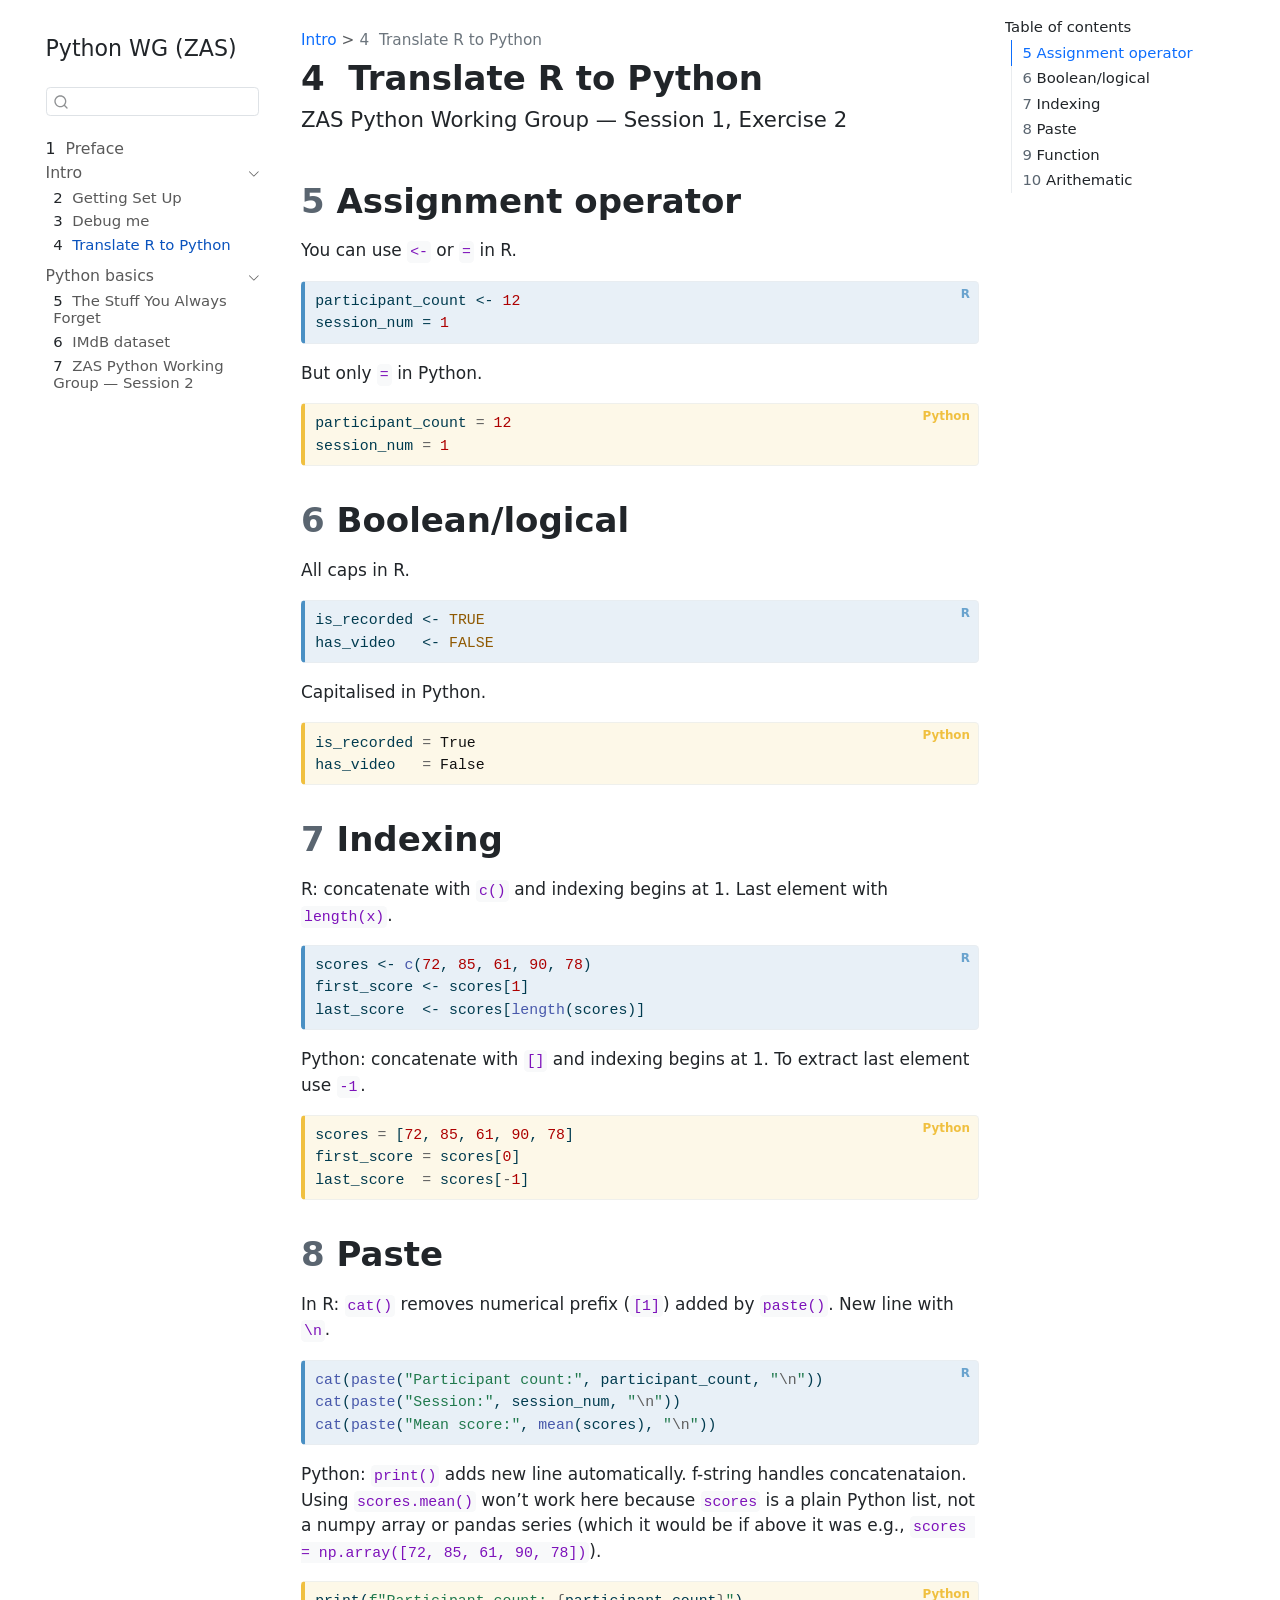
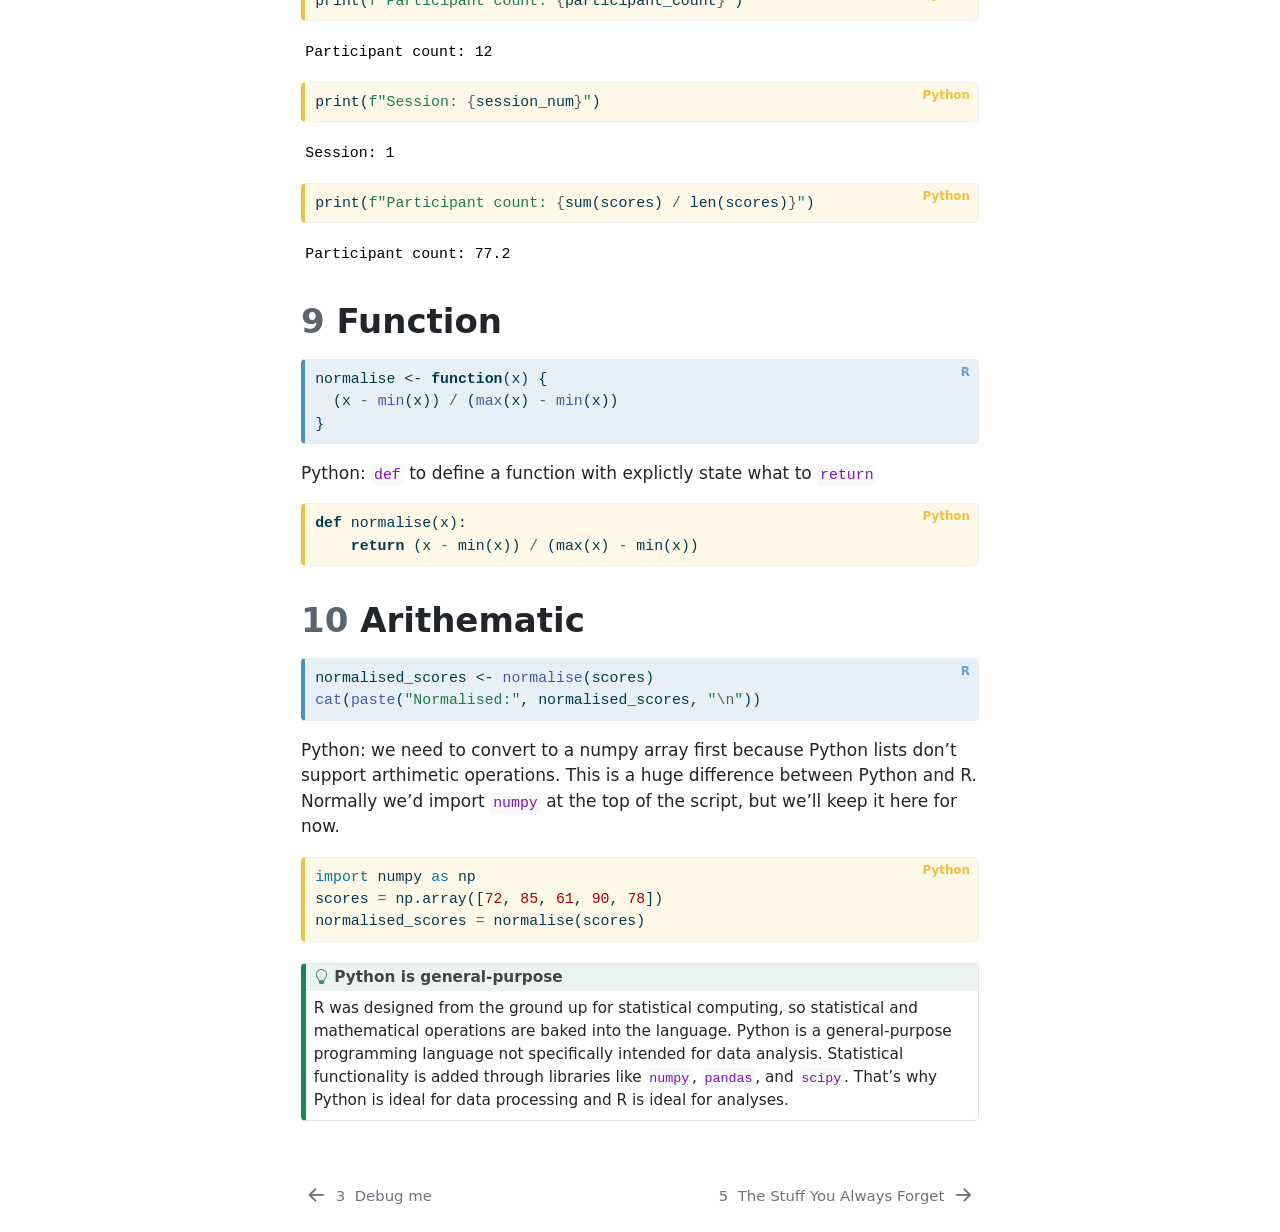
<file: daniela/01-intro/exercise_02_r_to_python.html>
<!DOCTYPE html>
<html xmlns="http://www.w3.org/1999/xhtml" lang="en" xml:lang="en"><head>

<meta charset="utf-8">
<meta name="generator" content="quarto-1.5.57">

<meta name="viewport" content="width=device-width, initial-scale=1.0, user-scalable=yes">


<title>4&nbsp; Translate R to Python – Python WG (ZAS)</title>
<style>
code{white-space: pre-wrap;}
span.smallcaps{font-variant: small-caps;}
div.columns{display: flex; gap: min(4vw, 1.5em);}
div.column{flex: auto; overflow-x: auto;}
div.hanging-indent{margin-left: 1.5em; text-indent: -1.5em;}
ul.task-list{list-style: none;}
ul.task-list li input[type="checkbox"] {
  width: 0.8em;
  margin: 0 0.8em 0.2em -1em; /* quarto-specific, see https://github.com/quarto-dev/quarto-cli/issues/4556 */ 
  vertical-align: middle;
}
/* CSS for syntax highlighting */
pre > code.sourceCode { white-space: pre; position: relative; }
pre > code.sourceCode > span { line-height: 1.25; }
pre > code.sourceCode > span:empty { height: 1.2em; }
.sourceCode { overflow: visible; }
code.sourceCode > span { color: inherit; text-decoration: inherit; }
div.sourceCode { margin: 1em 0; }
pre.sourceCode { margin: 0; }
@media screen {
div.sourceCode { overflow: auto; }
}
@media print {
pre > code.sourceCode { white-space: pre-wrap; }
pre > code.sourceCode > span { display: inline-block; text-indent: -5em; padding-left: 5em; }
}
pre.numberSource code
  { counter-reset: source-line 0; }
pre.numberSource code > span
  { position: relative; left: -4em; counter-increment: source-line; }
pre.numberSource code > span > a:first-child::before
  { content: counter(source-line);
    position: relative; left: -1em; text-align: right; vertical-align: baseline;
    border: none; display: inline-block;
    -webkit-touch-callout: none; -webkit-user-select: none;
    -khtml-user-select: none; -moz-user-select: none;
    -ms-user-select: none; user-select: none;
    padding: 0 4px; width: 4em;
  }
pre.numberSource { margin-left: 3em;  padding-left: 4px; }
div.sourceCode
  {   }
@media screen {
pre > code.sourceCode > span > a:first-child::before { text-decoration: underline; }
}
</style>


<script src="../../site_libs/quarto-nav/quarto-nav.js"></script>
<script src="../../site_libs/quarto-nav/headroom.min.js"></script>
<script src="../../site_libs/clipboard/clipboard.min.js"></script>
<script src="../../site_libs/quarto-search/autocomplete.umd.js"></script>
<script src="../../site_libs/quarto-search/fuse.min.js"></script>
<script src="../../site_libs/quarto-search/quarto-search.js"></script>
<meta name="quarto:offset" content="../../">
<link href="../../daniela/02-basics/session2_handout.html" rel="next">
<link href="../../daniela/01-intro/exercise_01_debug_me.html" rel="prev">
<script src="../../site_libs/quarto-html/quarto.js"></script>
<script src="../../site_libs/quarto-html/popper.min.js"></script>
<script src="../../site_libs/quarto-html/tippy.umd.min.js"></script>
<script src="../../site_libs/quarto-html/anchor.min.js"></script>
<link href="../../site_libs/quarto-html/tippy.css" rel="stylesheet">
<link href="../../site_libs/quarto-html/quarto-syntax-highlighting.css" rel="stylesheet" id="quarto-text-highlighting-styles">
<script src="../../site_libs/bootstrap/bootstrap.min.js"></script>
<link href="../../site_libs/bootstrap/bootstrap-icons.css" rel="stylesheet">
<link href="../../site_libs/bootstrap/bootstrap.min.css" rel="stylesheet" id="quarto-bootstrap" data-mode="light">
<script id="quarto-search-options" type="application/json">{
  "location": "sidebar",
  "copy-button": false,
  "collapse-after": 3,
  "panel-placement": "start",
  "type": "textbox",
  "limit": 50,
  "keyboard-shortcut": [
    "f",
    "/",
    "s"
  ],
  "show-item-context": false,
  "language": {
    "search-no-results-text": "No results",
    "search-matching-documents-text": "matching documents",
    "search-copy-link-title": "Copy link to search",
    "search-hide-matches-text": "Hide additional matches",
    "search-more-match-text": "more match in this document",
    "search-more-matches-text": "more matches in this document",
    "search-clear-button-title": "Clear",
    "search-text-placeholder": "",
    "search-detached-cancel-button-title": "Cancel",
    "search-submit-button-title": "Submit",
    "search-label": "Search"
  }
}</script>


<link rel="stylesheet" href="../../styles.css">
</head>

<body class="nav-sidebar floating">

<div id="quarto-search-results"></div>
  <header id="quarto-header" class="headroom fixed-top">
  <nav class="quarto-secondary-nav">
    <div class="container-fluid d-flex">
      <button type="button" class="quarto-btn-toggle btn" data-bs-toggle="collapse" role="button" data-bs-target=".quarto-sidebar-collapse-item" aria-controls="quarto-sidebar" aria-expanded="false" aria-label="Toggle sidebar navigation" onclick="if (window.quartoToggleHeadroom) { window.quartoToggleHeadroom(); }">
        <i class="bi bi-layout-text-sidebar-reverse"></i>
      </button>
        <nav class="quarto-page-breadcrumbs" aria-label="breadcrumb"><ol class="breadcrumb"><li class="breadcrumb-item"><a href="../../daniela/01-intro/session1_handout.html">Intro</a></li><li class="breadcrumb-item"><a href="../../daniela/01-intro/exercise_02_r_to_python.html"><span class="chapter-number">4</span>&nbsp; <span class="chapter-title">Translate R to Python</span></a></li></ol></nav>
        <a class="flex-grow-1" role="navigation" data-bs-toggle="collapse" data-bs-target=".quarto-sidebar-collapse-item" aria-controls="quarto-sidebar" aria-expanded="false" aria-label="Toggle sidebar navigation" onclick="if (window.quartoToggleHeadroom) { window.quartoToggleHeadroom(); }">      
        </a>
      <button type="button" class="btn quarto-search-button" aria-label="Search" onclick="window.quartoOpenSearch();">
        <i class="bi bi-search"></i>
      </button>
    </div>
  </nav>
</header>
<!-- content -->
<div id="quarto-content" class="quarto-container page-columns page-rows-contents page-layout-article">
<!-- sidebar -->
  <nav id="quarto-sidebar" class="sidebar collapse collapse-horizontal quarto-sidebar-collapse-item sidebar-navigation floating overflow-auto">
    <div class="pt-lg-2 mt-2 text-left sidebar-header">
    <div class="sidebar-title mb-0 py-0">
      <a href="../../">Python WG (ZAS)</a> 
    </div>
      </div>
        <div class="mt-2 flex-shrink-0 align-items-center">
        <div class="sidebar-search">
        <div id="quarto-search" class="" title="Search"></div>
        </div>
        </div>
    <div class="sidebar-menu-container"> 
    <ul class="list-unstyled mt-1">
        <li class="sidebar-item">
  <div class="sidebar-item-container"> 
  <a href="../../index.html" class="sidebar-item-text sidebar-link">
 <span class="menu-text"><span class="chapter-number">1</span>&nbsp; <span class="chapter-title">Preface</span></span></a>
  </div>
</li>
        <li class="sidebar-item sidebar-item-section">
      <div class="sidebar-item-container"> 
            <a class="sidebar-item-text sidebar-link text-start" data-bs-toggle="collapse" data-bs-target="#quarto-sidebar-section-1" role="navigation" aria-expanded="true">
 <span class="menu-text">Intro</span></a>
          <a class="sidebar-item-toggle text-start" data-bs-toggle="collapse" data-bs-target="#quarto-sidebar-section-1" role="navigation" aria-expanded="true" aria-label="Toggle section">
            <i class="bi bi-chevron-right ms-2"></i>
          </a> 
      </div>
      <ul id="quarto-sidebar-section-1" class="collapse list-unstyled sidebar-section depth1 show">  
          <li class="sidebar-item">
  <div class="sidebar-item-container"> 
  <a href="../../daniela/01-intro/session1_handout.html" class="sidebar-item-text sidebar-link">
 <span class="menu-text"><span class="chapter-number">2</span>&nbsp; <span class="chapter-title">Getting Set Up</span></span></a>
  </div>
</li>
          <li class="sidebar-item">
  <div class="sidebar-item-container"> 
  <a href="../../daniela/01-intro/exercise_01_debug_me.html" class="sidebar-item-text sidebar-link">
 <span class="menu-text"><span class="chapter-number">3</span>&nbsp; <span class="chapter-title">Debug me</span></span></a>
  </div>
</li>
          <li class="sidebar-item">
  <div class="sidebar-item-container"> 
  <a href="../../daniela/01-intro/exercise_02_r_to_python.html" class="sidebar-item-text sidebar-link active">
 <span class="menu-text"><span class="chapter-number">4</span>&nbsp; <span class="chapter-title">Translate R to Python</span></span></a>
  </div>
</li>
      </ul>
  </li>
        <li class="sidebar-item sidebar-item-section">
      <div class="sidebar-item-container"> 
            <a class="sidebar-item-text sidebar-link text-start" data-bs-toggle="collapse" data-bs-target="#quarto-sidebar-section-2" role="navigation" aria-expanded="true">
 <span class="menu-text">Python basics</span></a>
          <a class="sidebar-item-toggle text-start" data-bs-toggle="collapse" data-bs-target="#quarto-sidebar-section-2" role="navigation" aria-expanded="true" aria-label="Toggle section">
            <i class="bi bi-chevron-right ms-2"></i>
          </a> 
      </div>
      <ul id="quarto-sidebar-section-2" class="collapse list-unstyled sidebar-section depth1 show">  
          <li class="sidebar-item">
  <div class="sidebar-item-container"> 
  <a href="../../daniela/02-basics/session2_handout.html" class="sidebar-item-text sidebar-link">
 <span class="menu-text"><span class="chapter-number">5</span>&nbsp; <span class="chapter-title">The Stuff You Always Forget</span></span></a>
  </div>
</li>
          <li class="sidebar-item">
  <div class="sidebar-item-container"> 
  <a href="../../daniela/02-basics/cleaning-imdb-dataset.html" class="sidebar-item-text sidebar-link">
 <span class="menu-text"><span class="chapter-number">6</span>&nbsp; <span class="chapter-title">IMdB dataset</span></span></a>
  </div>
</li>
          <li class="sidebar-item">
  <div class="sidebar-item-container"> 
  <a href="../../daniela/02-basics/session2_exercise.html" class="sidebar-item-text sidebar-link">
 <span class="menu-text"><span class="chapter-number">7</span>&nbsp; <span class="chapter-title">ZAS Python Working Group — Session 2</span></span></a>
  </div>
</li>
      </ul>
  </li>
    </ul>
    </div>
</nav>
<div id="quarto-sidebar-glass" class="quarto-sidebar-collapse-item" data-bs-toggle="collapse" data-bs-target=".quarto-sidebar-collapse-item"></div>
<!-- margin-sidebar -->
    <div id="quarto-margin-sidebar" class="sidebar margin-sidebar">
        <nav id="TOC" role="doc-toc" class="toc-active">
    <h2 id="toc-title">Table of contents</h2>
   
  <ul>
  <li><a href="#assignment-operator" id="toc-assignment-operator" class="nav-link active" data-scroll-target="#assignment-operator"><span class="header-section-number">5</span> Assignment operator</a></li>
  <li><a href="#booleanlogical" id="toc-booleanlogical" class="nav-link" data-scroll-target="#booleanlogical"><span class="header-section-number">6</span> Boolean/logical</a></li>
  <li><a href="#indexing" id="toc-indexing" class="nav-link" data-scroll-target="#indexing"><span class="header-section-number">7</span> Indexing</a></li>
  <li><a href="#paste" id="toc-paste" class="nav-link" data-scroll-target="#paste"><span class="header-section-number">8</span> Paste</a></li>
  <li><a href="#function" id="toc-function" class="nav-link" data-scroll-target="#function"><span class="header-section-number">9</span> Function</a></li>
  <li><a href="#arithematic" id="toc-arithematic" class="nav-link" data-scroll-target="#arithematic"><span class="header-section-number">10</span> Arithematic</a></li>
  </ul>
</nav>
    </div>
<!-- main -->
<main class="content" id="quarto-document-content">

<header id="title-block-header" class="quarto-title-block default"><nav class="quarto-page-breadcrumbs quarto-title-breadcrumbs d-none d-lg-block" aria-label="breadcrumb"><ol class="breadcrumb"><li class="breadcrumb-item"><a href="../../daniela/01-intro/session1_handout.html">Intro</a></li><li class="breadcrumb-item"><a href="../../daniela/01-intro/exercise_02_r_to_python.html"><span class="chapter-number">4</span>&nbsp; <span class="chapter-title">Translate R to Python</span></a></li></ol></nav>
<div class="quarto-title">
<h1 class="title"><span class="chapter-number">4</span>&nbsp; <span class="chapter-title">Translate R to Python</span></h1>
<p class="subtitle lead">ZAS Python Working Group — Session 1, Exercise 2</p>
</div>



<div class="quarto-title-meta">

    
  
    
  </div>
  


</header>


<section id="assignment-operator" class="level1" data-number="5">
<h1 data-number="5"><span class="header-section-number">5</span> Assignment operator</h1>
<p>You can use <code>&lt;-</code> or <code>=</code> in R.</p>
<div class="cell">
<div class="sourceCode cell-code" id="cb1"><pre class="sourceCode r code-with-copy"><code class="sourceCode r"><span id="cb1-1"><a href="#cb1-1" aria-hidden="true" tabindex="-1"></a>participant_count <span class="ot">&lt;-</span> <span class="dv">12</span></span>
<span id="cb1-2"><a href="#cb1-2" aria-hidden="true" tabindex="-1"></a>session_num <span class="ot">=</span> <span class="dv">1</span></span></code><button title="Copy to Clipboard" class="code-copy-button"><i class="bi"></i></button></pre></div>
</div>
<p>But only <code>=</code> in Python.</p>
<div class="cell">
<div class="sourceCode cell-code" id="cb2"><pre class="sourceCode python code-with-copy"><code class="sourceCode python"><span id="cb2-1"><a href="#cb2-1" aria-hidden="true" tabindex="-1"></a>participant_count <span class="op">=</span> <span class="dv">12</span></span>
<span id="cb2-2"><a href="#cb2-2" aria-hidden="true" tabindex="-1"></a>session_num <span class="op">=</span> <span class="dv">1</span></span></code><button title="Copy to Clipboard" class="code-copy-button"><i class="bi"></i></button></pre></div>
</div>
</section>
<section id="booleanlogical" class="level1" data-number="6">
<h1 data-number="6"><span class="header-section-number">6</span> Boolean/logical</h1>
<p>All caps in R.</p>
<div class="cell">
<div class="sourceCode cell-code" id="cb3"><pre class="sourceCode r code-with-copy"><code class="sourceCode r"><span id="cb3-1"><a href="#cb3-1" aria-hidden="true" tabindex="-1"></a>is_recorded <span class="ot">&lt;-</span> <span class="cn">TRUE</span></span>
<span id="cb3-2"><a href="#cb3-2" aria-hidden="true" tabindex="-1"></a>has_video   <span class="ot">&lt;-</span> <span class="cn">FALSE</span></span></code><button title="Copy to Clipboard" class="code-copy-button"><i class="bi"></i></button></pre></div>
</div>
<p>Capitalised in Python.</p>
<div class="cell">
<div class="sourceCode cell-code" id="cb4"><pre class="sourceCode python code-with-copy"><code class="sourceCode python"><span id="cb4-1"><a href="#cb4-1" aria-hidden="true" tabindex="-1"></a>is_recorded <span class="op">=</span> <span class="va">True</span></span>
<span id="cb4-2"><a href="#cb4-2" aria-hidden="true" tabindex="-1"></a>has_video   <span class="op">=</span> <span class="va">False</span></span></code><button title="Copy to Clipboard" class="code-copy-button"><i class="bi"></i></button></pre></div>
</div>
</section>
<section id="indexing" class="level1" data-number="7">
<h1 data-number="7"><span class="header-section-number">7</span> Indexing</h1>
<p>R: concatenate with <code>c()</code> and indexing begins at 1. Last element with <code>length(x)</code>.</p>
<div class="cell">
<div class="sourceCode cell-code" id="cb5"><pre class="sourceCode r code-with-copy"><code class="sourceCode r"><span id="cb5-1"><a href="#cb5-1" aria-hidden="true" tabindex="-1"></a>scores <span class="ot">&lt;-</span> <span class="fu">c</span>(<span class="dv">72</span>, <span class="dv">85</span>, <span class="dv">61</span>, <span class="dv">90</span>, <span class="dv">78</span>)</span>
<span id="cb5-2"><a href="#cb5-2" aria-hidden="true" tabindex="-1"></a>first_score <span class="ot">&lt;-</span> scores[<span class="dv">1</span>]</span>
<span id="cb5-3"><a href="#cb5-3" aria-hidden="true" tabindex="-1"></a>last_score  <span class="ot">&lt;-</span> scores[<span class="fu">length</span>(scores)]</span></code><button title="Copy to Clipboard" class="code-copy-button"><i class="bi"></i></button></pre></div>
</div>
<p>Python: concatenate with <code>[]</code> and indexing begins at 1. To extract last element use <code>-1</code>.</p>
<div class="cell">
<div class="sourceCode cell-code" id="cb6"><pre class="sourceCode python code-with-copy"><code class="sourceCode python"><span id="cb6-1"><a href="#cb6-1" aria-hidden="true" tabindex="-1"></a>scores <span class="op">=</span> [<span class="dv">72</span>, <span class="dv">85</span>, <span class="dv">61</span>, <span class="dv">90</span>, <span class="dv">78</span>]</span>
<span id="cb6-2"><a href="#cb6-2" aria-hidden="true" tabindex="-1"></a>first_score <span class="op">=</span> scores[<span class="dv">0</span>]</span>
<span id="cb6-3"><a href="#cb6-3" aria-hidden="true" tabindex="-1"></a>last_score  <span class="op">=</span> scores[<span class="op">-</span><span class="dv">1</span>]</span></code><button title="Copy to Clipboard" class="code-copy-button"><i class="bi"></i></button></pre></div>
</div>
</section>
<section id="paste" class="level1" data-number="8">
<h1 data-number="8"><span class="header-section-number">8</span> Paste</h1>
<p>In R: <code>cat()</code> removes numerical prefix (<code>[1]</code>) added by <code>paste()</code>. New line with <code>\n</code>.</p>
<div class="cell">
<div class="sourceCode cell-code" id="cb7"><pre class="sourceCode r code-with-copy"><code class="sourceCode r"><span id="cb7-1"><a href="#cb7-1" aria-hidden="true" tabindex="-1"></a><span class="fu">cat</span>(<span class="fu">paste</span>(<span class="st">"Participant count:"</span>, participant_count, <span class="st">"</span><span class="sc">\n</span><span class="st">"</span>))</span>
<span id="cb7-2"><a href="#cb7-2" aria-hidden="true" tabindex="-1"></a><span class="fu">cat</span>(<span class="fu">paste</span>(<span class="st">"Session:"</span>, session_num, <span class="st">"</span><span class="sc">\n</span><span class="st">"</span>))</span>
<span id="cb7-3"><a href="#cb7-3" aria-hidden="true" tabindex="-1"></a><span class="fu">cat</span>(<span class="fu">paste</span>(<span class="st">"Mean score:"</span>, <span class="fu">mean</span>(scores), <span class="st">"</span><span class="sc">\n</span><span class="st">"</span>))</span></code><button title="Copy to Clipboard" class="code-copy-button"><i class="bi"></i></button></pre></div>
</div>
<p>Python: <code>print()</code> adds new line automatically. f-string handles concatenataion. Using <code>scores.mean()</code> won’t work here because <code>scores</code> is a plain Python list, not a numpy array or pandas series (which it would be if above it was e.g., <code>scores = np.array([72, 85, 61, 90, 78])</code>).</p>
<div class="cell">
<div class="sourceCode cell-code" id="cb8"><pre class="sourceCode python code-with-copy"><code class="sourceCode python"><span id="cb8-1"><a href="#cb8-1" aria-hidden="true" tabindex="-1"></a><span class="bu">print</span>(<span class="ss">f"Participant count: </span><span class="sc">{</span>participant_count<span class="sc">}</span><span class="ss">"</span>)</span></code><button title="Copy to Clipboard" class="code-copy-button"><i class="bi"></i></button></pre></div>
<div class="cell-output cell-output-stdout">
<pre><code>Participant count: 12</code></pre>
</div>
<div class="sourceCode cell-code" id="cb10"><pre class="sourceCode python code-with-copy"><code class="sourceCode python"><span id="cb10-1"><a href="#cb10-1" aria-hidden="true" tabindex="-1"></a><span class="bu">print</span>(<span class="ss">f"Session: </span><span class="sc">{</span>session_num<span class="sc">}</span><span class="ss">"</span>)</span></code><button title="Copy to Clipboard" class="code-copy-button"><i class="bi"></i></button></pre></div>
<div class="cell-output cell-output-stdout">
<pre><code>Session: 1</code></pre>
</div>
<div class="sourceCode cell-code" id="cb12"><pre class="sourceCode python code-with-copy"><code class="sourceCode python"><span id="cb12-1"><a href="#cb12-1" aria-hidden="true" tabindex="-1"></a><span class="bu">print</span>(<span class="ss">f"Participant count: </span><span class="sc">{</span><span class="bu">sum</span>(scores) <span class="op">/</span> <span class="bu">len</span>(scores)<span class="sc">}</span><span class="ss">"</span>)</span></code><button title="Copy to Clipboard" class="code-copy-button"><i class="bi"></i></button></pre></div>
<div class="cell-output cell-output-stdout">
<pre><code>Participant count: 77.2</code></pre>
</div>
</div>
</section>
<section id="function" class="level1" data-number="9">
<h1 data-number="9"><span class="header-section-number">9</span> Function</h1>
<div class="cell">
<div class="sourceCode cell-code" id="cb14"><pre class="sourceCode r code-with-copy"><code class="sourceCode r"><span id="cb14-1"><a href="#cb14-1" aria-hidden="true" tabindex="-1"></a>normalise <span class="ot">&lt;-</span> <span class="cf">function</span>(x) {</span>
<span id="cb14-2"><a href="#cb14-2" aria-hidden="true" tabindex="-1"></a>  (x <span class="sc">-</span> <span class="fu">min</span>(x)) <span class="sc">/</span> (<span class="fu">max</span>(x) <span class="sc">-</span> <span class="fu">min</span>(x))</span>
<span id="cb14-3"><a href="#cb14-3" aria-hidden="true" tabindex="-1"></a>}</span></code><button title="Copy to Clipboard" class="code-copy-button"><i class="bi"></i></button></pre></div>
</div>
<p>Python: <code>def</code> to define a function with explictly state what to <code>return</code></p>
<div class="cell">
<div class="sourceCode cell-code" id="cb15"><pre class="sourceCode python code-with-copy"><code class="sourceCode python"><span id="cb15-1"><a href="#cb15-1" aria-hidden="true" tabindex="-1"></a><span class="kw">def</span> normalise(x):</span>
<span id="cb15-2"><a href="#cb15-2" aria-hidden="true" tabindex="-1"></a>    <span class="cf">return</span> (x <span class="op">-</span> <span class="bu">min</span>(x)) <span class="op">/</span> (<span class="bu">max</span>(x) <span class="op">-</span> <span class="bu">min</span>(x))</span></code><button title="Copy to Clipboard" class="code-copy-button"><i class="bi"></i></button></pre></div>
</div>
</section>
<section id="arithematic" class="level1" data-number="10">
<h1 data-number="10"><span class="header-section-number">10</span> Arithematic</h1>
<div class="cell">
<div class="sourceCode cell-code" id="cb16"><pre class="sourceCode r code-with-copy"><code class="sourceCode r"><span id="cb16-1"><a href="#cb16-1" aria-hidden="true" tabindex="-1"></a>normalised_scores <span class="ot">&lt;-</span> <span class="fu">normalise</span>(scores)</span>
<span id="cb16-2"><a href="#cb16-2" aria-hidden="true" tabindex="-1"></a><span class="fu">cat</span>(<span class="fu">paste</span>(<span class="st">"Normalised:"</span>, normalised_scores, <span class="st">"</span><span class="sc">\n</span><span class="st">"</span>))</span></code><button title="Copy to Clipboard" class="code-copy-button"><i class="bi"></i></button></pre></div>
</div>
<p>Python: we need to convert to a numpy array first because Python lists don’t support arthimetic operations. This is a huge difference between Python and R. Normally we’d import <code>numpy</code> at the top of the script, but we’ll keep it here for now.</p>
<div class="cell">
<div class="sourceCode cell-code" id="cb17"><pre class="sourceCode python code-with-copy"><code class="sourceCode python"><span id="cb17-1"><a href="#cb17-1" aria-hidden="true" tabindex="-1"></a><span class="im">import</span> numpy <span class="im">as</span> np</span>
<span id="cb17-2"><a href="#cb17-2" aria-hidden="true" tabindex="-1"></a>scores <span class="op">=</span> np.array([<span class="dv">72</span>, <span class="dv">85</span>, <span class="dv">61</span>, <span class="dv">90</span>, <span class="dv">78</span>])</span>
<span id="cb17-3"><a href="#cb17-3" aria-hidden="true" tabindex="-1"></a>normalised_scores <span class="op">=</span> normalise(scores)</span></code><button title="Copy to Clipboard" class="code-copy-button"><i class="bi"></i></button></pre></div>
</div>
<div class="callout callout-style-default callout-tip callout-titled">
<div class="callout-header d-flex align-content-center">
<div class="callout-icon-container">
<i class="callout-icon"></i>
</div>
<div class="callout-title-container flex-fill">
Python is general-purpose
</div>
</div>
<div class="callout-body-container callout-body">
<p>R was designed from the ground up for statistical computing, so statistical and mathematical operations are baked into the language. Python is a general-purpose programming language not specifically intended for data analysis. Statistical functionality is added through libraries like <code>numpy</code>, <code>pandas</code>, and <code>scipy</code>. That’s why Python is ideal for data processing and R is ideal for analyses.</p>
</div>
</div>


</section>

</main> <!-- /main -->
<script id="quarto-html-after-body" type="application/javascript">
window.document.addEventListener("DOMContentLoaded", function (event) {
  const toggleBodyColorMode = (bsSheetEl) => {
    const mode = bsSheetEl.getAttribute("data-mode");
    const bodyEl = window.document.querySelector("body");
    if (mode === "dark") {
      bodyEl.classList.add("quarto-dark");
      bodyEl.classList.remove("quarto-light");
    } else {
      bodyEl.classList.add("quarto-light");
      bodyEl.classList.remove("quarto-dark");
    }
  }
  const toggleBodyColorPrimary = () => {
    const bsSheetEl = window.document.querySelector("link#quarto-bootstrap");
    if (bsSheetEl) {
      toggleBodyColorMode(bsSheetEl);
    }
  }
  toggleBodyColorPrimary();  
  const icon = "";
  const anchorJS = new window.AnchorJS();
  anchorJS.options = {
    placement: 'right',
    icon: icon
  };
  anchorJS.add('.anchored');
  const isCodeAnnotation = (el) => {
    for (const clz of el.classList) {
      if (clz.startsWith('code-annotation-')) {                     
        return true;
      }
    }
    return false;
  }
  const onCopySuccess = function(e) {
    // button target
    const button = e.trigger;
    // don't keep focus
    button.blur();
    // flash "checked"
    button.classList.add('code-copy-button-checked');
    var currentTitle = button.getAttribute("title");
    button.setAttribute("title", "Copied!");
    let tooltip;
    if (window.bootstrap) {
      button.setAttribute("data-bs-toggle", "tooltip");
      button.setAttribute("data-bs-placement", "left");
      button.setAttribute("data-bs-title", "Copied!");
      tooltip = new bootstrap.Tooltip(button, 
        { trigger: "manual", 
          customClass: "code-copy-button-tooltip",
          offset: [0, -8]});
      tooltip.show();    
    }
    setTimeout(function() {
      if (tooltip) {
        tooltip.hide();
        button.removeAttribute("data-bs-title");
        button.removeAttribute("data-bs-toggle");
        button.removeAttribute("data-bs-placement");
      }
      button.setAttribute("title", currentTitle);
      button.classList.remove('code-copy-button-checked');
    }, 1000);
    // clear code selection
    e.clearSelection();
  }
  const getTextToCopy = function(trigger) {
      const codeEl = trigger.previousElementSibling.cloneNode(true);
      for (const childEl of codeEl.children) {
        if (isCodeAnnotation(childEl)) {
          childEl.remove();
        }
      }
      return codeEl.innerText;
  }
  const clipboard = new window.ClipboardJS('.code-copy-button:not([data-in-quarto-modal])', {
    text: getTextToCopy
  });
  clipboard.on('success', onCopySuccess);
  if (window.document.getElementById('quarto-embedded-source-code-modal')) {
    // For code content inside modals, clipBoardJS needs to be initialized with a container option
    // TODO: Check when it could be a function (https://github.com/zenorocha/clipboard.js/issues/860)
    const clipboardModal = new window.ClipboardJS('.code-copy-button[data-in-quarto-modal]', {
      text: getTextToCopy,
      container: window.document.getElementById('quarto-embedded-source-code-modal')
    });
    clipboardModal.on('success', onCopySuccess);
  }
    var localhostRegex = new RegExp(/^(?:http|https):\/\/localhost\:?[0-9]*\//);
    var mailtoRegex = new RegExp(/^mailto:/);
      var filterRegex = new RegExp('/' + window.location.host + '/');
    var isInternal = (href) => {
        return filterRegex.test(href) || localhostRegex.test(href) || mailtoRegex.test(href);
    }
    // Inspect non-navigation links and adorn them if external
 	var links = window.document.querySelectorAll('a[href]:not(.nav-link):not(.navbar-brand):not(.toc-action):not(.sidebar-link):not(.sidebar-item-toggle):not(.pagination-link):not(.no-external):not([aria-hidden]):not(.dropdown-item):not(.quarto-navigation-tool):not(.about-link)');
    for (var i=0; i<links.length; i++) {
      const link = links[i];
      if (!isInternal(link.href)) {
        // undo the damage that might have been done by quarto-nav.js in the case of
        // links that we want to consider external
        if (link.dataset.originalHref !== undefined) {
          link.href = link.dataset.originalHref;
        }
      }
    }
  function tippyHover(el, contentFn, onTriggerFn, onUntriggerFn) {
    const config = {
      allowHTML: true,
      maxWidth: 500,
      delay: 100,
      arrow: false,
      appendTo: function(el) {
          return el.parentElement;
      },
      interactive: true,
      interactiveBorder: 10,
      theme: 'quarto',
      placement: 'bottom-start',
    };
    if (contentFn) {
      config.content = contentFn;
    }
    if (onTriggerFn) {
      config.onTrigger = onTriggerFn;
    }
    if (onUntriggerFn) {
      config.onUntrigger = onUntriggerFn;
    }
    window.tippy(el, config); 
  }
  const noterefs = window.document.querySelectorAll('a[role="doc-noteref"]');
  for (var i=0; i<noterefs.length; i++) {
    const ref = noterefs[i];
    tippyHover(ref, function() {
      // use id or data attribute instead here
      let href = ref.getAttribute('data-footnote-href') || ref.getAttribute('href');
      try { href = new URL(href).hash; } catch {}
      const id = href.replace(/^#\/?/, "");
      const note = window.document.getElementById(id);
      if (note) {
        return note.innerHTML;
      } else {
        return "";
      }
    });
  }
  const xrefs = window.document.querySelectorAll('a.quarto-xref');
  const processXRef = (id, note) => {
    // Strip column container classes
    const stripColumnClz = (el) => {
      el.classList.remove("page-full", "page-columns");
      if (el.children) {
        for (const child of el.children) {
          stripColumnClz(child);
        }
      }
    }
    stripColumnClz(note)
    if (id === null || id.startsWith('sec-')) {
      // Special case sections, only their first couple elements
      const container = document.createElement("div");
      if (note.children && note.children.length > 2) {
        container.appendChild(note.children[0].cloneNode(true));
        for (let i = 1; i < note.children.length; i++) {
          const child = note.children[i];
          if (child.tagName === "P" && child.innerText === "") {
            continue;
          } else {
            container.appendChild(child.cloneNode(true));
            break;
          }
        }
        if (window.Quarto?.typesetMath) {
          window.Quarto.typesetMath(container);
        }
        return container.innerHTML
      } else {
        if (window.Quarto?.typesetMath) {
          window.Quarto.typesetMath(note);
        }
        return note.innerHTML;
      }
    } else {
      // Remove any anchor links if they are present
      const anchorLink = note.querySelector('a.anchorjs-link');
      if (anchorLink) {
        anchorLink.remove();
      }
      if (window.Quarto?.typesetMath) {
        window.Quarto.typesetMath(note);
      }
      // TODO in 1.5, we should make sure this works without a callout special case
      if (note.classList.contains("callout")) {
        return note.outerHTML;
      } else {
        return note.innerHTML;
      }
    }
  }
  for (var i=0; i<xrefs.length; i++) {
    const xref = xrefs[i];
    tippyHover(xref, undefined, function(instance) {
      instance.disable();
      let url = xref.getAttribute('href');
      let hash = undefined; 
      if (url.startsWith('#')) {
        hash = url;
      } else {
        try { hash = new URL(url).hash; } catch {}
      }
      if (hash) {
        const id = hash.replace(/^#\/?/, "");
        const note = window.document.getElementById(id);
        if (note !== null) {
          try {
            const html = processXRef(id, note.cloneNode(true));
            instance.setContent(html);
          } finally {
            instance.enable();
            instance.show();
          }
        } else {
          // See if we can fetch this
          fetch(url.split('#')[0])
          .then(res => res.text())
          .then(html => {
            const parser = new DOMParser();
            const htmlDoc = parser.parseFromString(html, "text/html");
            const note = htmlDoc.getElementById(id);
            if (note !== null) {
              const html = processXRef(id, note);
              instance.setContent(html);
            } 
          }).finally(() => {
            instance.enable();
            instance.show();
          });
        }
      } else {
        // See if we can fetch a full url (with no hash to target)
        // This is a special case and we should probably do some content thinning / targeting
        fetch(url)
        .then(res => res.text())
        .then(html => {
          const parser = new DOMParser();
          const htmlDoc = parser.parseFromString(html, "text/html");
          const note = htmlDoc.querySelector('main.content');
          if (note !== null) {
            // This should only happen for chapter cross references
            // (since there is no id in the URL)
            // remove the first header
            if (note.children.length > 0 && note.children[0].tagName === "HEADER") {
              note.children[0].remove();
            }
            const html = processXRef(null, note);
            instance.setContent(html);
          } 
        }).finally(() => {
          instance.enable();
          instance.show();
        });
      }
    }, function(instance) {
    });
  }
      let selectedAnnoteEl;
      const selectorForAnnotation = ( cell, annotation) => {
        let cellAttr = 'data-code-cell="' + cell + '"';
        let lineAttr = 'data-code-annotation="' +  annotation + '"';
        const selector = 'span[' + cellAttr + '][' + lineAttr + ']';
        return selector;
      }
      const selectCodeLines = (annoteEl) => {
        const doc = window.document;
        const targetCell = annoteEl.getAttribute("data-target-cell");
        const targetAnnotation = annoteEl.getAttribute("data-target-annotation");
        const annoteSpan = window.document.querySelector(selectorForAnnotation(targetCell, targetAnnotation));
        const lines = annoteSpan.getAttribute("data-code-lines").split(",");
        const lineIds = lines.map((line) => {
          return targetCell + "-" + line;
        })
        let top = null;
        let height = null;
        let parent = null;
        if (lineIds.length > 0) {
            //compute the position of the single el (top and bottom and make a div)
            const el = window.document.getElementById(lineIds[0]);
            top = el.offsetTop;
            height = el.offsetHeight;
            parent = el.parentElement.parentElement;
          if (lineIds.length > 1) {
            const lastEl = window.document.getElementById(lineIds[lineIds.length - 1]);
            const bottom = lastEl.offsetTop + lastEl.offsetHeight;
            height = bottom - top;
          }
          if (top !== null && height !== null && parent !== null) {
            // cook up a div (if necessary) and position it 
            let div = window.document.getElementById("code-annotation-line-highlight");
            if (div === null) {
              div = window.document.createElement("div");
              div.setAttribute("id", "code-annotation-line-highlight");
              div.style.position = 'absolute';
              parent.appendChild(div);
            }
            div.style.top = top - 2 + "px";
            div.style.height = height + 4 + "px";
            div.style.left = 0;
            let gutterDiv = window.document.getElementById("code-annotation-line-highlight-gutter");
            if (gutterDiv === null) {
              gutterDiv = window.document.createElement("div");
              gutterDiv.setAttribute("id", "code-annotation-line-highlight-gutter");
              gutterDiv.style.position = 'absolute';
              const codeCell = window.document.getElementById(targetCell);
              const gutter = codeCell.querySelector('.code-annotation-gutter');
              gutter.appendChild(gutterDiv);
            }
            gutterDiv.style.top = top - 2 + "px";
            gutterDiv.style.height = height + 4 + "px";
          }
          selectedAnnoteEl = annoteEl;
        }
      };
      const unselectCodeLines = () => {
        const elementsIds = ["code-annotation-line-highlight", "code-annotation-line-highlight-gutter"];
        elementsIds.forEach((elId) => {
          const div = window.document.getElementById(elId);
          if (div) {
            div.remove();
          }
        });
        selectedAnnoteEl = undefined;
      };
        // Handle positioning of the toggle
    window.addEventListener(
      "resize",
      throttle(() => {
        elRect = undefined;
        if (selectedAnnoteEl) {
          selectCodeLines(selectedAnnoteEl);
        }
      }, 10)
    );
    function throttle(fn, ms) {
    let throttle = false;
    let timer;
      return (...args) => {
        if(!throttle) { // first call gets through
            fn.apply(this, args);
            throttle = true;
        } else { // all the others get throttled
            if(timer) clearTimeout(timer); // cancel #2
            timer = setTimeout(() => {
              fn.apply(this, args);
              timer = throttle = false;
            }, ms);
        }
      };
    }
      // Attach click handler to the DT
      const annoteDls = window.document.querySelectorAll('dt[data-target-cell]');
      for (const annoteDlNode of annoteDls) {
        annoteDlNode.addEventListener('click', (event) => {
          const clickedEl = event.target;
          if (clickedEl !== selectedAnnoteEl) {
            unselectCodeLines();
            const activeEl = window.document.querySelector('dt[data-target-cell].code-annotation-active');
            if (activeEl) {
              activeEl.classList.remove('code-annotation-active');
            }
            selectCodeLines(clickedEl);
            clickedEl.classList.add('code-annotation-active');
          } else {
            // Unselect the line
            unselectCodeLines();
            clickedEl.classList.remove('code-annotation-active');
          }
        });
      }
  const findCites = (el) => {
    const parentEl = el.parentElement;
    if (parentEl) {
      const cites = parentEl.dataset.cites;
      if (cites) {
        return {
          el,
          cites: cites.split(' ')
        };
      } else {
        return findCites(el.parentElement)
      }
    } else {
      return undefined;
    }
  };
  var bibliorefs = window.document.querySelectorAll('a[role="doc-biblioref"]');
  for (var i=0; i<bibliorefs.length; i++) {
    const ref = bibliorefs[i];
    const citeInfo = findCites(ref);
    if (citeInfo) {
      tippyHover(citeInfo.el, function() {
        var popup = window.document.createElement('div');
        citeInfo.cites.forEach(function(cite) {
          var citeDiv = window.document.createElement('div');
          citeDiv.classList.add('hanging-indent');
          citeDiv.classList.add('csl-entry');
          var biblioDiv = window.document.getElementById('ref-' + cite);
          if (biblioDiv) {
            citeDiv.innerHTML = biblioDiv.innerHTML;
          }
          popup.appendChild(citeDiv);
        });
        return popup.innerHTML;
      });
    }
  }
});
</script>
<nav class="page-navigation">
  <div class="nav-page nav-page-previous">
      <a href="../../daniela/01-intro/exercise_01_debug_me.html" class="pagination-link" aria-label="Debug me">
        <i class="bi bi-arrow-left-short"></i> <span class="nav-page-text"><span class="chapter-number">3</span>&nbsp; <span class="chapter-title">Debug me</span></span>
      </a>          
  </div>
  <div class="nav-page nav-page-next">
      <a href="../../daniela/02-basics/session2_handout.html" class="pagination-link" aria-label="The Stuff You Always Forget">
        <span class="nav-page-text"><span class="chapter-number">5</span>&nbsp; <span class="chapter-title">The Stuff You Always Forget</span></span> <i class="bi bi-arrow-right-short"></i>
      </a>
  </div>
</nav>
</div> <!-- /content -->




</body></html>
</file>
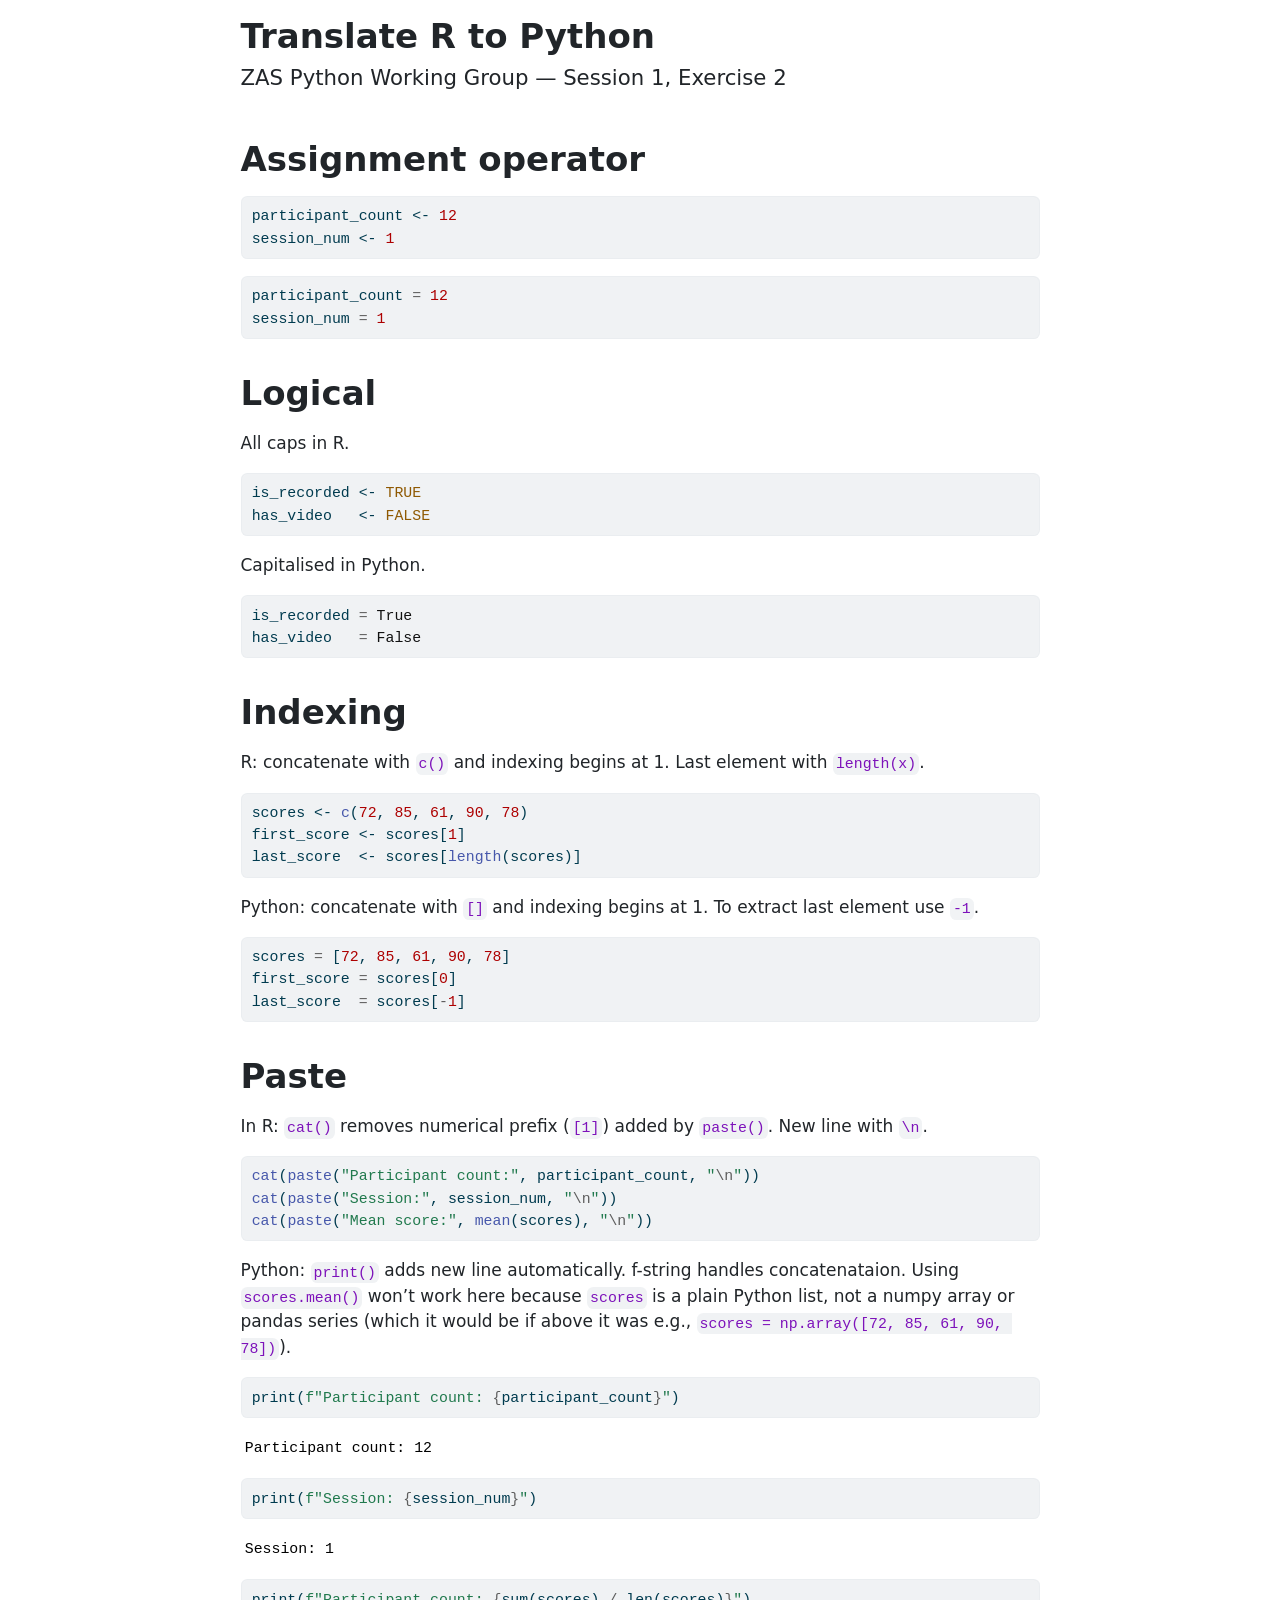
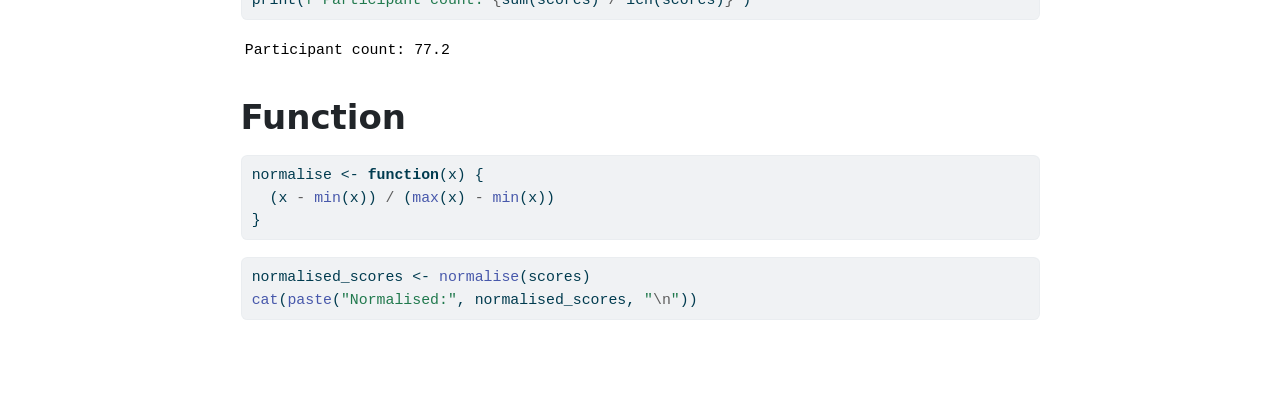
<file: daniela/01-intro/exercose_2_r_to_pytyon.html>
<!DOCTYPE html>
<html xmlns="http://www.w3.org/1999/xhtml" lang="en" xml:lang="en"><head>

<meta charset="utf-8">
<meta name="generator" content="quarto-1.8.27">

<meta name="viewport" content="width=device-width, initial-scale=1.0, user-scalable=yes">


<title>Translate R to Python</title>
<style>
code{white-space: pre-wrap;}
span.smallcaps{font-variant: small-caps;}
div.columns{display: flex; gap: min(4vw, 1.5em);}
div.column{flex: auto; overflow-x: auto;}
div.hanging-indent{margin-left: 1.5em; text-indent: -1.5em;}
ul.task-list{list-style: none;}
ul.task-list li input[type="checkbox"] {
  width: 0.8em;
  margin: 0 0.8em 0.2em -1em; /* quarto-specific, see https://github.com/quarto-dev/quarto-cli/issues/4556 */ 
  vertical-align: middle;
}
/* CSS for syntax highlighting */
html { -webkit-text-size-adjust: 100%; }
pre > code.sourceCode { white-space: pre; position: relative; }
pre > code.sourceCode > span { display: inline-block; line-height: 1.25; }
pre > code.sourceCode > span:empty { height: 1.2em; }
.sourceCode { overflow: visible; }
code.sourceCode > span { color: inherit; text-decoration: inherit; }
div.sourceCode { margin: 1em 0; }
pre.sourceCode { margin: 0; }
@media screen {
div.sourceCode { overflow: auto; }
}
@media print {
pre > code.sourceCode { white-space: pre-wrap; }
pre > code.sourceCode > span { text-indent: -5em; padding-left: 5em; }
}
pre.numberSource code
  { counter-reset: source-line 0; }
pre.numberSource code > span
  { position: relative; left: -4em; counter-increment: source-line; }
pre.numberSource code > span > a:first-child::before
  { content: counter(source-line);
    position: relative; left: -1em; text-align: right; vertical-align: baseline;
    border: none; display: inline-block;
    -webkit-touch-callout: none; -webkit-user-select: none;
    -khtml-user-select: none; -moz-user-select: none;
    -ms-user-select: none; user-select: none;
    padding: 0 4px; width: 4em;
  }
pre.numberSource { margin-left: 3em;  padding-left: 4px; }
div.sourceCode
  {   }
@media screen {
pre > code.sourceCode > span > a:first-child::before { text-decoration: underline; }
}
</style>


<script src="exercose_2_r_to_pytyon_files/libs/clipboard/clipboard.min.js"></script>
<script src="exercose_2_r_to_pytyon_files/libs/quarto-html/quarto.js" type="module"></script>
<script src="exercose_2_r_to_pytyon_files/libs/quarto-html/tabsets/tabsets.js" type="module"></script>
<script src="exercose_2_r_to_pytyon_files/libs/quarto-html/axe/axe-check.js" type="module"></script>
<script src="exercose_2_r_to_pytyon_files/libs/quarto-html/popper.min.js"></script>
<script src="exercose_2_r_to_pytyon_files/libs/quarto-html/tippy.umd.min.js"></script>
<script src="exercose_2_r_to_pytyon_files/libs/quarto-html/anchor.min.js"></script>
<link href="exercose_2_r_to_pytyon_files/libs/quarto-html/tippy.css" rel="stylesheet">
<link href="exercose_2_r_to_pytyon_files/libs/quarto-html/quarto-syntax-highlighting-ed96de9b727972fe78a7b5d16c58bf87.css" rel="stylesheet" id="quarto-text-highlighting-styles">
<script src="exercose_2_r_to_pytyon_files/libs/bootstrap/bootstrap.min.js"></script>
<link href="exercose_2_r_to_pytyon_files/libs/bootstrap/bootstrap-icons.css" rel="stylesheet">
<link href="exercose_2_r_to_pytyon_files/libs/bootstrap/bootstrap-d6a003b94517c951b2d65075d42fb01b.min.css" rel="stylesheet" append-hash="true" id="quarto-bootstrap" data-mode="light">


</head>

<body class="fullcontent quarto-light">

<div id="quarto-content" class="page-columns page-rows-contents page-layout-article">

<main class="content" id="quarto-document-content">

<header id="title-block-header" class="quarto-title-block default">
<div class="quarto-title">
<h1 class="title">Translate R to Python</h1>
<p class="subtitle lead">ZAS Python Working Group — Session 1, Exercise 2</p>
</div>



<div class="quarto-title-meta">

    
  
    
  </div>
  


</header>


<section id="assignment-operator" class="level1">
<h1>Assignment operator</h1>
<div class="cell">
<div class="code-copy-outer-scaffold"><div class="sourceCode cell-code" id="cb1"><pre class="sourceCode r code-with-copy"><code class="sourceCode r"><span id="cb1-1"><a href="#cb1-1" aria-hidden="true" tabindex="-1"></a>participant_count <span class="ot">&lt;-</span> <span class="dv">12</span></span>
<span id="cb1-2"><a href="#cb1-2" aria-hidden="true" tabindex="-1"></a>session_num <span class="ot">&lt;-</span> <span class="dv">1</span></span></code></pre></div><button title="Copy to Clipboard" class="code-copy-button"><i class="bi"></i></button></div>
</div>
<div class="cell">
<div class="code-copy-outer-scaffold"><div class="sourceCode cell-code" id="cb2"><pre class="sourceCode python code-with-copy"><code class="sourceCode python"><span id="cb2-1"><a href="#cb2-1" aria-hidden="true" tabindex="-1"></a>participant_count <span class="op">=</span> <span class="dv">12</span></span>
<span id="cb2-2"><a href="#cb2-2" aria-hidden="true" tabindex="-1"></a>session_num <span class="op">=</span> <span class="dv">1</span></span></code></pre></div><button title="Copy to Clipboard" class="code-copy-button"><i class="bi"></i></button></div>
</div>
</section>
<section id="logical" class="level1">
<h1>Logical</h1>
<p>All caps in R.</p>
<div class="cell">
<div class="code-copy-outer-scaffold"><div class="sourceCode cell-code" id="cb3"><pre class="sourceCode r code-with-copy"><code class="sourceCode r"><span id="cb3-1"><a href="#cb3-1" aria-hidden="true" tabindex="-1"></a>is_recorded <span class="ot">&lt;-</span> <span class="cn">TRUE</span></span>
<span id="cb3-2"><a href="#cb3-2" aria-hidden="true" tabindex="-1"></a>has_video   <span class="ot">&lt;-</span> <span class="cn">FALSE</span></span></code></pre></div><button title="Copy to Clipboard" class="code-copy-button"><i class="bi"></i></button></div>
</div>
<p>Capitalised in Python.</p>
<div class="cell">
<div class="code-copy-outer-scaffold"><div class="sourceCode cell-code" id="cb4"><pre class="sourceCode python code-with-copy"><code class="sourceCode python"><span id="cb4-1"><a href="#cb4-1" aria-hidden="true" tabindex="-1"></a>is_recorded <span class="op">=</span> <span class="va">True</span></span>
<span id="cb4-2"><a href="#cb4-2" aria-hidden="true" tabindex="-1"></a>has_video   <span class="op">=</span> <span class="va">False</span></span></code></pre></div><button title="Copy to Clipboard" class="code-copy-button"><i class="bi"></i></button></div>
</div>
</section>
<section id="indexing" class="level1">
<h1>Indexing</h1>
<p>R: concatenate with <code>c()</code> and indexing begins at 1. Last element with <code>length(x)</code>.</p>
<div class="cell">
<div class="code-copy-outer-scaffold"><div class="sourceCode cell-code" id="cb5"><pre class="sourceCode r code-with-copy"><code class="sourceCode r"><span id="cb5-1"><a href="#cb5-1" aria-hidden="true" tabindex="-1"></a>scores <span class="ot">&lt;-</span> <span class="fu">c</span>(<span class="dv">72</span>, <span class="dv">85</span>, <span class="dv">61</span>, <span class="dv">90</span>, <span class="dv">78</span>)</span>
<span id="cb5-2"><a href="#cb5-2" aria-hidden="true" tabindex="-1"></a>first_score <span class="ot">&lt;-</span> scores[<span class="dv">1</span>]</span>
<span id="cb5-3"><a href="#cb5-3" aria-hidden="true" tabindex="-1"></a>last_score  <span class="ot">&lt;-</span> scores[<span class="fu">length</span>(scores)]</span></code></pre></div><button title="Copy to Clipboard" class="code-copy-button"><i class="bi"></i></button></div>
</div>
<p>Python: concatenate with <code>[]</code> and indexing begins at 1. To extract last element use <code>-1</code>.</p>
<div class="cell">
<div class="code-copy-outer-scaffold"><div class="sourceCode cell-code" id="cb6"><pre class="sourceCode python code-with-copy"><code class="sourceCode python"><span id="cb6-1"><a href="#cb6-1" aria-hidden="true" tabindex="-1"></a>scores <span class="op">=</span> [<span class="dv">72</span>, <span class="dv">85</span>, <span class="dv">61</span>, <span class="dv">90</span>, <span class="dv">78</span>]</span>
<span id="cb6-2"><a href="#cb6-2" aria-hidden="true" tabindex="-1"></a>first_score <span class="op">=</span> scores[<span class="dv">0</span>]</span>
<span id="cb6-3"><a href="#cb6-3" aria-hidden="true" tabindex="-1"></a>last_score  <span class="op">=</span> scores[<span class="op">-</span><span class="dv">1</span>]</span></code></pre></div><button title="Copy to Clipboard" class="code-copy-button"><i class="bi"></i></button></div>
</div>
</section>
<section id="paste" class="level1">
<h1>Paste</h1>
<p>In R: <code>cat()</code> removes numerical prefix (<code>[1]</code>) added by <code>paste()</code>. New line with <code>\n</code>.</p>
<div class="cell">
<div class="code-copy-outer-scaffold"><div class="sourceCode cell-code" id="cb7"><pre class="sourceCode r code-with-copy"><code class="sourceCode r"><span id="cb7-1"><a href="#cb7-1" aria-hidden="true" tabindex="-1"></a><span class="fu">cat</span>(<span class="fu">paste</span>(<span class="st">"Participant count:"</span>, participant_count, <span class="st">"</span><span class="sc">\n</span><span class="st">"</span>))</span>
<span id="cb7-2"><a href="#cb7-2" aria-hidden="true" tabindex="-1"></a><span class="fu">cat</span>(<span class="fu">paste</span>(<span class="st">"Session:"</span>, session_num, <span class="st">"</span><span class="sc">\n</span><span class="st">"</span>))</span>
<span id="cb7-3"><a href="#cb7-3" aria-hidden="true" tabindex="-1"></a><span class="fu">cat</span>(<span class="fu">paste</span>(<span class="st">"Mean score:"</span>, <span class="fu">mean</span>(scores), <span class="st">"</span><span class="sc">\n</span><span class="st">"</span>))</span></code></pre></div><button title="Copy to Clipboard" class="code-copy-button"><i class="bi"></i></button></div>
</div>
<p>Python: <code>print()</code> adds new line automatically. f-string handles concatenataion. Using <code>scores.mean()</code> won’t work here because <code>scores</code> is a plain Python list, not a numpy array or pandas series (which it would be if above it was e.g., <code>scores = np.array([72, 85, 61, 90, 78])</code>).</p>
<div class="cell">
<div class="code-copy-outer-scaffold"><div class="sourceCode cell-code" id="cb8"><pre class="sourceCode python code-with-copy"><code class="sourceCode python"><span id="cb8-1"><a href="#cb8-1" aria-hidden="true" tabindex="-1"></a><span class="bu">print</span>(<span class="ss">f"Participant count: </span><span class="sc">{</span>participant_count<span class="sc">}</span><span class="ss">"</span>)</span></code></pre></div><button title="Copy to Clipboard" class="code-copy-button"><i class="bi"></i></button></div>
<div class="cell-output cell-output-stdout">
<pre><code>Participant count: 12</code></pre>
</div>
<div class="code-copy-outer-scaffold"><div class="sourceCode cell-code" id="cb10"><pre class="sourceCode python code-with-copy"><code class="sourceCode python"><span id="cb10-1"><a href="#cb10-1" aria-hidden="true" tabindex="-1"></a><span class="bu">print</span>(<span class="ss">f"Session: </span><span class="sc">{</span>session_num<span class="sc">}</span><span class="ss">"</span>)</span></code></pre></div><button title="Copy to Clipboard" class="code-copy-button"><i class="bi"></i></button></div>
<div class="cell-output cell-output-stdout">
<pre><code>Session: 1</code></pre>
</div>
<div class="code-copy-outer-scaffold"><div class="sourceCode cell-code" id="cb12"><pre class="sourceCode python code-with-copy"><code class="sourceCode python"><span id="cb12-1"><a href="#cb12-1" aria-hidden="true" tabindex="-1"></a><span class="bu">print</span>(<span class="ss">f"Participant count: </span><span class="sc">{</span><span class="bu">sum</span>(scores) <span class="op">/</span> <span class="bu">len</span>(scores)<span class="sc">}</span><span class="ss">"</span>)</span></code></pre></div><button title="Copy to Clipboard" class="code-copy-button"><i class="bi"></i></button></div>
<div class="cell-output cell-output-stdout">
<pre><code>Participant count: 77.2</code></pre>
</div>
</div>
</section>
<section id="function" class="level1">
<h1>Function</h1>
<div class="cell">
<div class="code-copy-outer-scaffold"><div class="sourceCode cell-code" id="cb14"><pre class="sourceCode r code-with-copy"><code class="sourceCode r"><span id="cb14-1"><a href="#cb14-1" aria-hidden="true" tabindex="-1"></a>normalise <span class="ot">&lt;-</span> <span class="cf">function</span>(x) {</span>
<span id="cb14-2"><a href="#cb14-2" aria-hidden="true" tabindex="-1"></a>  (x <span class="sc">-</span> <span class="fu">min</span>(x)) <span class="sc">/</span> (<span class="fu">max</span>(x) <span class="sc">-</span> <span class="fu">min</span>(x))</span>
<span id="cb14-3"><a href="#cb14-3" aria-hidden="true" tabindex="-1"></a>}</span></code></pre></div><button title="Copy to Clipboard" class="code-copy-button"><i class="bi"></i></button></div>
</div>
<div class="cell">
<div class="code-copy-outer-scaffold"><div class="sourceCode cell-code" id="cb15"><pre class="sourceCode r code-with-copy"><code class="sourceCode r"><span id="cb15-1"><a href="#cb15-1" aria-hidden="true" tabindex="-1"></a>normalised_scores <span class="ot">&lt;-</span> <span class="fu">normalise</span>(scores)</span>
<span id="cb15-2"><a href="#cb15-2" aria-hidden="true" tabindex="-1"></a><span class="fu">cat</span>(<span class="fu">paste</span>(<span class="st">"Normalised:"</span>, normalised_scores, <span class="st">"</span><span class="sc">\n</span><span class="st">"</span>))</span></code></pre></div><button title="Copy to Clipboard" class="code-copy-button"><i class="bi"></i></button></div>
</div>
</section>

</main>
<!-- /main column -->
<script id="quarto-html-after-body" type="application/javascript">
  window.document.addEventListener("DOMContentLoaded", function (event) {
    const icon = "";
    const anchorJS = new window.AnchorJS();
    anchorJS.options = {
      placement: 'right',
      icon: icon
    };
    anchorJS.add('.anchored');
    const isCodeAnnotation = (el) => {
      for (const clz of el.classList) {
        if (clz.startsWith('code-annotation-')) {                     
          return true;
        }
      }
      return false;
    }
    const onCopySuccess = function(e) {
      // button target
      const button = e.trigger;
      // don't keep focus
      button.blur();
      // flash "checked"
      button.classList.add('code-copy-button-checked');
      var currentTitle = button.getAttribute("title");
      button.setAttribute("title", "Copied!");
      let tooltip;
      if (window.bootstrap) {
        button.setAttribute("data-bs-toggle", "tooltip");
        button.setAttribute("data-bs-placement", "left");
        button.setAttribute("data-bs-title", "Copied!");
        tooltip = new bootstrap.Tooltip(button, 
          { trigger: "manual", 
            customClass: "code-copy-button-tooltip",
            offset: [0, -8]});
        tooltip.show();    
      }
      setTimeout(function() {
        if (tooltip) {
          tooltip.hide();
          button.removeAttribute("data-bs-title");
          button.removeAttribute("data-bs-toggle");
          button.removeAttribute("data-bs-placement");
        }
        button.setAttribute("title", currentTitle);
        button.classList.remove('code-copy-button-checked');
      }, 1000);
      // clear code selection
      e.clearSelection();
    }
    const getTextToCopy = function(trigger) {
      const outerScaffold = trigger.parentElement.cloneNode(true);
      const codeEl = outerScaffold.querySelector('code');
      for (const childEl of codeEl.children) {
        if (isCodeAnnotation(childEl)) {
          childEl.remove();
        }
      }
      return codeEl.innerText;
    }
    const clipboard = new window.ClipboardJS('.code-copy-button:not([data-in-quarto-modal])', {
      text: getTextToCopy
    });
    clipboard.on('success', onCopySuccess);
    if (window.document.getElementById('quarto-embedded-source-code-modal')) {
      const clipboardModal = new window.ClipboardJS('.code-copy-button[data-in-quarto-modal]', {
        text: getTextToCopy,
        container: window.document.getElementById('quarto-embedded-source-code-modal')
      });
      clipboardModal.on('success', onCopySuccess);
    }
      var localhostRegex = new RegExp(/^(?:http|https):\/\/localhost\:?[0-9]*\//);
      var mailtoRegex = new RegExp(/^mailto:/);
        var filterRegex = new RegExp('/' + window.location.host + '/');
      var isInternal = (href) => {
          return filterRegex.test(href) || localhostRegex.test(href) || mailtoRegex.test(href);
      }
      // Inspect non-navigation links and adorn them if external
     var links = window.document.querySelectorAll('a[href]:not(.nav-link):not(.navbar-brand):not(.toc-action):not(.sidebar-link):not(.sidebar-item-toggle):not(.pagination-link):not(.no-external):not([aria-hidden]):not(.dropdown-item):not(.quarto-navigation-tool):not(.about-link)');
      for (var i=0; i<links.length; i++) {
        const link = links[i];
        if (!isInternal(link.href)) {
          // undo the damage that might have been done by quarto-nav.js in the case of
          // links that we want to consider external
          if (link.dataset.originalHref !== undefined) {
            link.href = link.dataset.originalHref;
          }
        }
      }
    function tippyHover(el, contentFn, onTriggerFn, onUntriggerFn) {
      const config = {
        allowHTML: true,
        maxWidth: 500,
        delay: 100,
        arrow: false,
        appendTo: function(el) {
            return el.parentElement;
        },
        interactive: true,
        interactiveBorder: 10,
        theme: 'quarto',
        placement: 'bottom-start',
      };
      if (contentFn) {
        config.content = contentFn;
      }
      if (onTriggerFn) {
        config.onTrigger = onTriggerFn;
      }
      if (onUntriggerFn) {
        config.onUntrigger = onUntriggerFn;
      }
      window.tippy(el, config); 
    }
    const noterefs = window.document.querySelectorAll('a[role="doc-noteref"]');
    for (var i=0; i<noterefs.length; i++) {
      const ref = noterefs[i];
      tippyHover(ref, function() {
        // use id or data attribute instead here
        let href = ref.getAttribute('data-footnote-href') || ref.getAttribute('href');
        try { href = new URL(href).hash; } catch {}
        const id = href.replace(/^#\/?/, "");
        const note = window.document.getElementById(id);
        if (note) {
          return note.innerHTML;
        } else {
          return "";
        }
      });
    }
    const xrefs = window.document.querySelectorAll('a.quarto-xref');
    const processXRef = (id, note) => {
      // Strip column container classes
      const stripColumnClz = (el) => {
        el.classList.remove("page-full", "page-columns");
        if (el.children) {
          for (const child of el.children) {
            stripColumnClz(child);
          }
        }
      }
      stripColumnClz(note)
      if (id === null || id.startsWith('sec-')) {
        // Special case sections, only their first couple elements
        const container = document.createElement("div");
        if (note.children && note.children.length > 2) {
          container.appendChild(note.children[0].cloneNode(true));
          for (let i = 1; i < note.children.length; i++) {
            const child = note.children[i];
            if (child.tagName === "P" && child.innerText === "") {
              continue;
            } else {
              container.appendChild(child.cloneNode(true));
              break;
            }
          }
          if (window.Quarto?.typesetMath) {
            window.Quarto.typesetMath(container);
          }
          return container.innerHTML
        } else {
          if (window.Quarto?.typesetMath) {
            window.Quarto.typesetMath(note);
          }
          return note.innerHTML;
        }
      } else {
        // Remove any anchor links if they are present
        const anchorLink = note.querySelector('a.anchorjs-link');
        if (anchorLink) {
          anchorLink.remove();
        }
        if (window.Quarto?.typesetMath) {
          window.Quarto.typesetMath(note);
        }
        if (note.classList.contains("callout")) {
          return note.outerHTML;
        } else {
          return note.innerHTML;
        }
      }
    }
    for (var i=0; i<xrefs.length; i++) {
      const xref = xrefs[i];
      tippyHover(xref, undefined, function(instance) {
        instance.disable();
        let url = xref.getAttribute('href');
        let hash = undefined; 
        if (url.startsWith('#')) {
          hash = url;
        } else {
          try { hash = new URL(url).hash; } catch {}
        }
        if (hash) {
          const id = hash.replace(/^#\/?/, "");
          const note = window.document.getElementById(id);
          if (note !== null) {
            try {
              const html = processXRef(id, note.cloneNode(true));
              instance.setContent(html);
            } finally {
              instance.enable();
              instance.show();
            }
          } else {
            // See if we can fetch this
            fetch(url.split('#')[0])
            .then(res => res.text())
            .then(html => {
              const parser = new DOMParser();
              const htmlDoc = parser.parseFromString(html, "text/html");
              const note = htmlDoc.getElementById(id);
              if (note !== null) {
                const html = processXRef(id, note);
                instance.setContent(html);
              } 
            }).finally(() => {
              instance.enable();
              instance.show();
            });
          }
        } else {
          // See if we can fetch a full url (with no hash to target)
          // This is a special case and we should probably do some content thinning / targeting
          fetch(url)
          .then(res => res.text())
          .then(html => {
            const parser = new DOMParser();
            const htmlDoc = parser.parseFromString(html, "text/html");
            const note = htmlDoc.querySelector('main.content');
            if (note !== null) {
              // This should only happen for chapter cross references
              // (since there is no id in the URL)
              // remove the first header
              if (note.children.length > 0 && note.children[0].tagName === "HEADER") {
                note.children[0].remove();
              }
              const html = processXRef(null, note);
              instance.setContent(html);
            } 
          }).finally(() => {
            instance.enable();
            instance.show();
          });
        }
      }, function(instance) {
      });
    }
        let selectedAnnoteEl;
        const selectorForAnnotation = ( cell, annotation) => {
          let cellAttr = 'data-code-cell="' + cell + '"';
          let lineAttr = 'data-code-annotation="' +  annotation + '"';
          const selector = 'span[' + cellAttr + '][' + lineAttr + ']';
          return selector;
        }
        const selectCodeLines = (annoteEl) => {
          const doc = window.document;
          const targetCell = annoteEl.getAttribute("data-target-cell");
          const targetAnnotation = annoteEl.getAttribute("data-target-annotation");
          const annoteSpan = window.document.querySelector(selectorForAnnotation(targetCell, targetAnnotation));
          const lines = annoteSpan.getAttribute("data-code-lines").split(",");
          const lineIds = lines.map((line) => {
            return targetCell + "-" + line;
          })
          let top = null;
          let height = null;
          let parent = null;
          if (lineIds.length > 0) {
              //compute the position of the single el (top and bottom and make a div)
              const el = window.document.getElementById(lineIds[0]);
              top = el.offsetTop;
              height = el.offsetHeight;
              parent = el.parentElement.parentElement;
            if (lineIds.length > 1) {
              const lastEl = window.document.getElementById(lineIds[lineIds.length - 1]);
              const bottom = lastEl.offsetTop + lastEl.offsetHeight;
              height = bottom - top;
            }
            if (top !== null && height !== null && parent !== null) {
              // cook up a div (if necessary) and position it 
              let div = window.document.getElementById("code-annotation-line-highlight");
              if (div === null) {
                div = window.document.createElement("div");
                div.setAttribute("id", "code-annotation-line-highlight");
                div.style.position = 'absolute';
                parent.appendChild(div);
              }
              div.style.top = top - 2 + "px";
              div.style.height = height + 4 + "px";
              div.style.left = 0;
              let gutterDiv = window.document.getElementById("code-annotation-line-highlight-gutter");
              if (gutterDiv === null) {
                gutterDiv = window.document.createElement("div");
                gutterDiv.setAttribute("id", "code-annotation-line-highlight-gutter");
                gutterDiv.style.position = 'absolute';
                const codeCell = window.document.getElementById(targetCell);
                const gutter = codeCell.querySelector('.code-annotation-gutter');
                gutter.appendChild(gutterDiv);
              }
              gutterDiv.style.top = top - 2 + "px";
              gutterDiv.style.height = height + 4 + "px";
            }
            selectedAnnoteEl = annoteEl;
          }
        };
        const unselectCodeLines = () => {
          const elementsIds = ["code-annotation-line-highlight", "code-annotation-line-highlight-gutter"];
          elementsIds.forEach((elId) => {
            const div = window.document.getElementById(elId);
            if (div) {
              div.remove();
            }
          });
          selectedAnnoteEl = undefined;
        };
          // Handle positioning of the toggle
      window.addEventListener(
        "resize",
        throttle(() => {
          elRect = undefined;
          if (selectedAnnoteEl) {
            selectCodeLines(selectedAnnoteEl);
          }
        }, 10)
      );
      function throttle(fn, ms) {
      let throttle = false;
      let timer;
        return (...args) => {
          if(!throttle) { // first call gets through
              fn.apply(this, args);
              throttle = true;
          } else { // all the others get throttled
              if(timer) clearTimeout(timer); // cancel #2
              timer = setTimeout(() => {
                fn.apply(this, args);
                timer = throttle = false;
              }, ms);
          }
        };
      }
        // Attach click handler to the DT
        const annoteDls = window.document.querySelectorAll('dt[data-target-cell]');
        for (const annoteDlNode of annoteDls) {
          annoteDlNode.addEventListener('click', (event) => {
            const clickedEl = event.target;
            if (clickedEl !== selectedAnnoteEl) {
              unselectCodeLines();
              const activeEl = window.document.querySelector('dt[data-target-cell].code-annotation-active');
              if (activeEl) {
                activeEl.classList.remove('code-annotation-active');
              }
              selectCodeLines(clickedEl);
              clickedEl.classList.add('code-annotation-active');
            } else {
              // Unselect the line
              unselectCodeLines();
              clickedEl.classList.remove('code-annotation-active');
            }
          });
        }
    const findCites = (el) => {
      const parentEl = el.parentElement;
      if (parentEl) {
        const cites = parentEl.dataset.cites;
        if (cites) {
          return {
            el,
            cites: cites.split(' ')
          };
        } else {
          return findCites(el.parentElement)
        }
      } else {
        return undefined;
      }
    };
    var bibliorefs = window.document.querySelectorAll('a[role="doc-biblioref"]');
    for (var i=0; i<bibliorefs.length; i++) {
      const ref = bibliorefs[i];
      const citeInfo = findCites(ref);
      if (citeInfo) {
        tippyHover(citeInfo.el, function() {
          var popup = window.document.createElement('div');
          citeInfo.cites.forEach(function(cite) {
            var citeDiv = window.document.createElement('div');
            citeDiv.classList.add('hanging-indent');
            citeDiv.classList.add('csl-entry');
            var biblioDiv = window.document.getElementById('ref-' + cite);
            if (biblioDiv) {
              citeDiv.innerHTML = biblioDiv.innerHTML;
            }
            popup.appendChild(citeDiv);
          });
          return popup.innerHTML;
        });
      }
    }
  });
  </script>
</div> <!-- /content -->




</body></html>
</file>
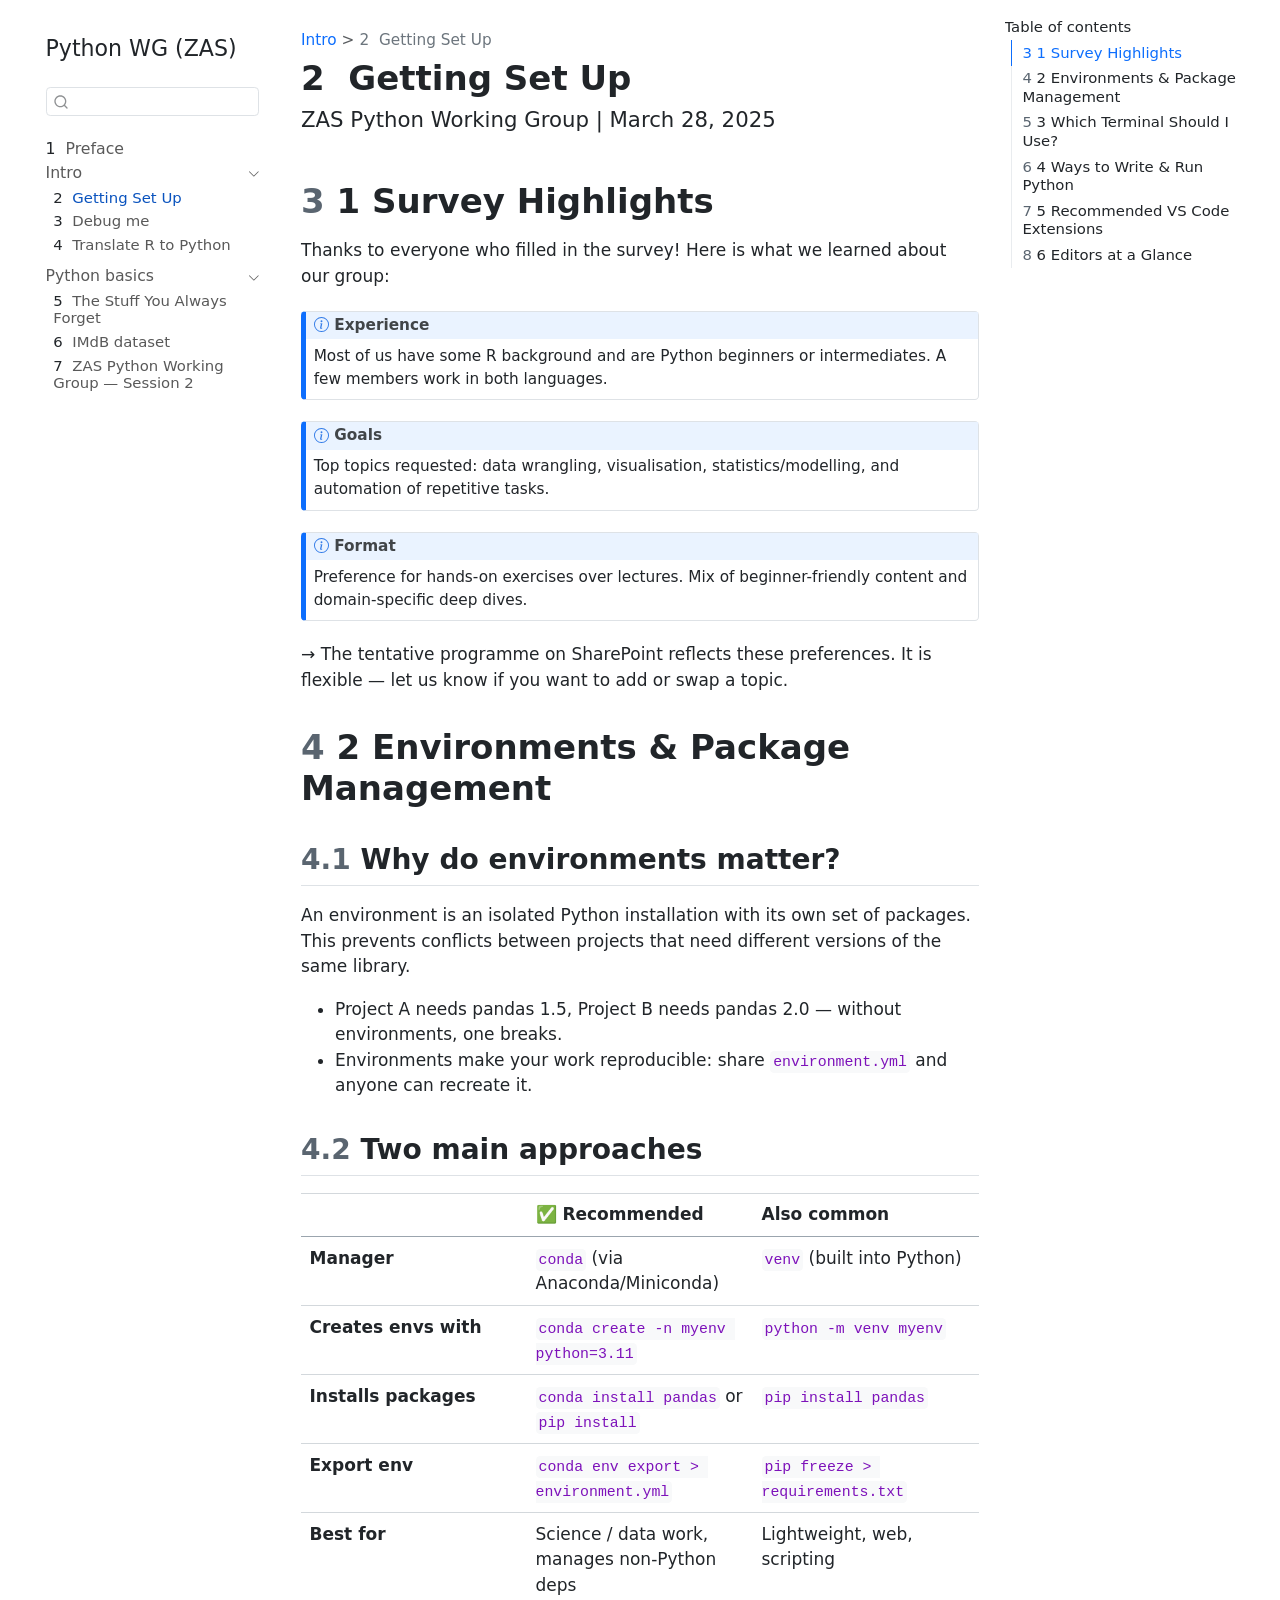
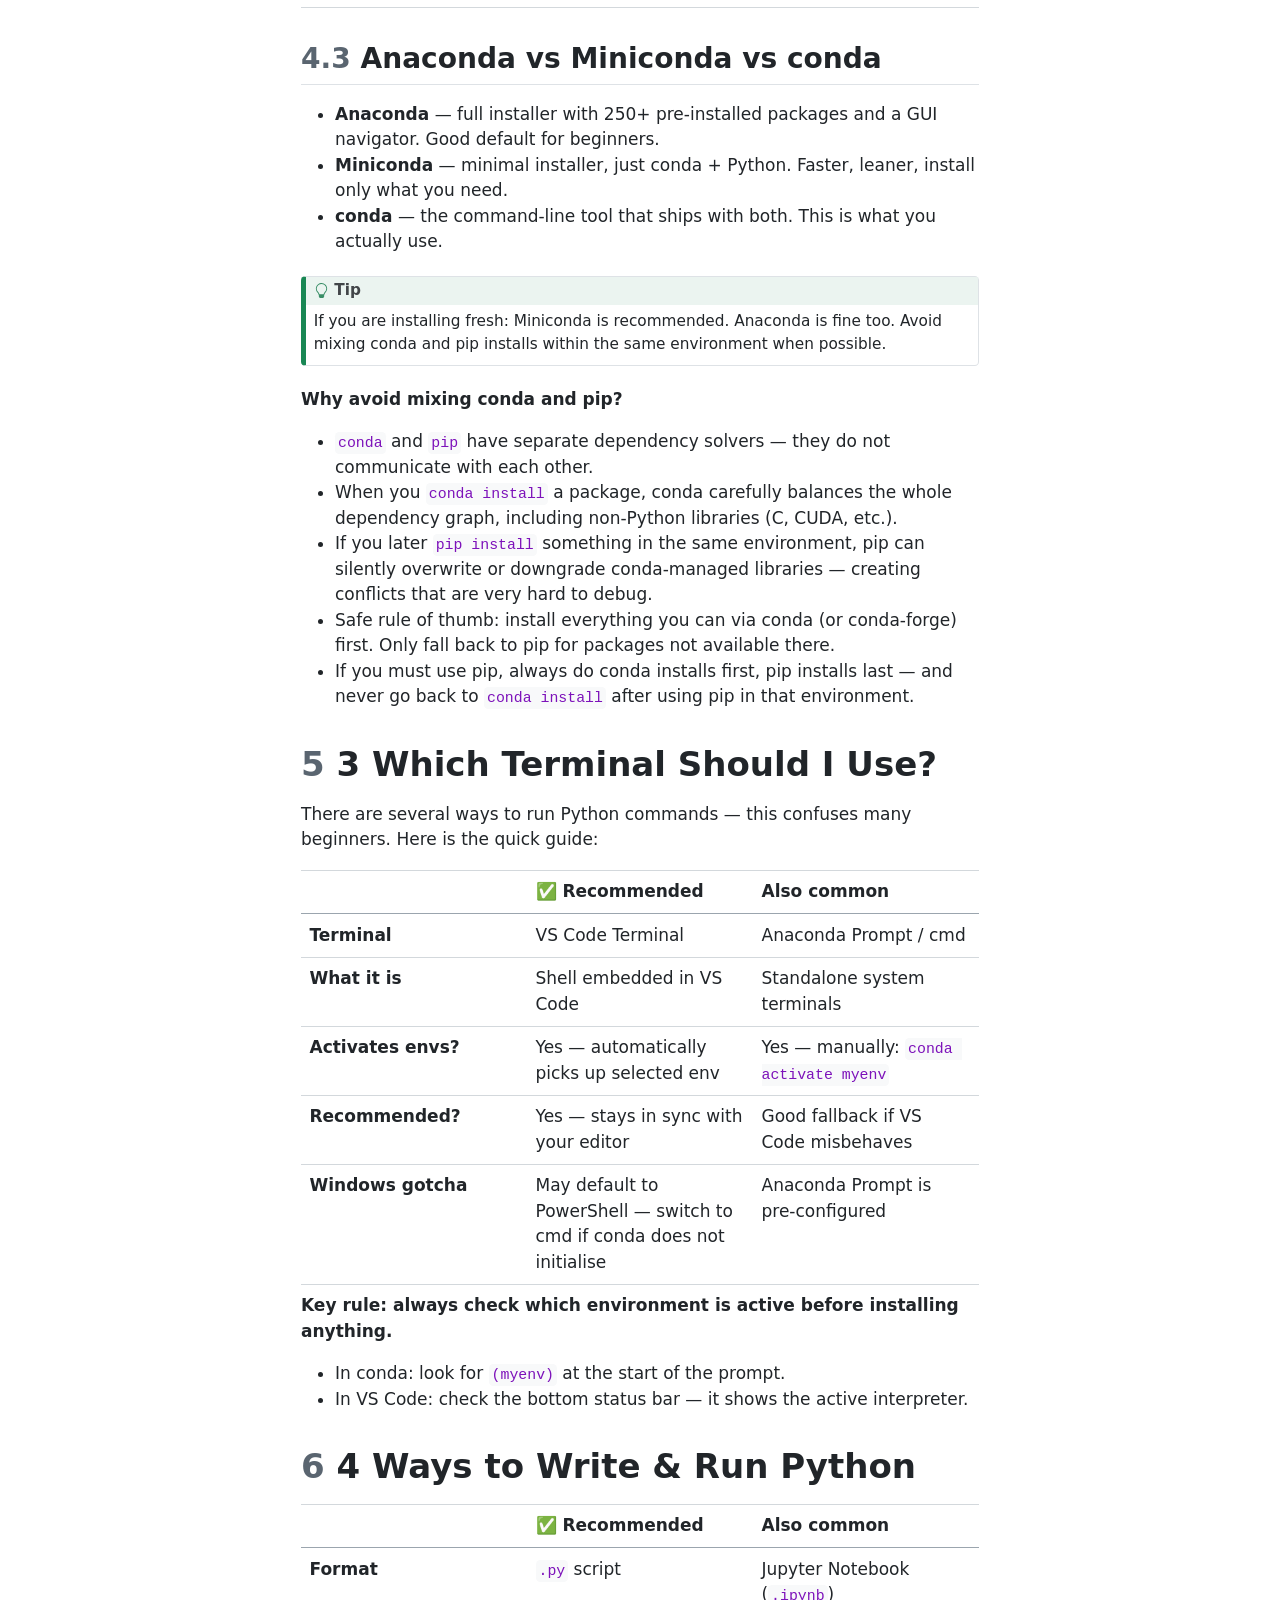
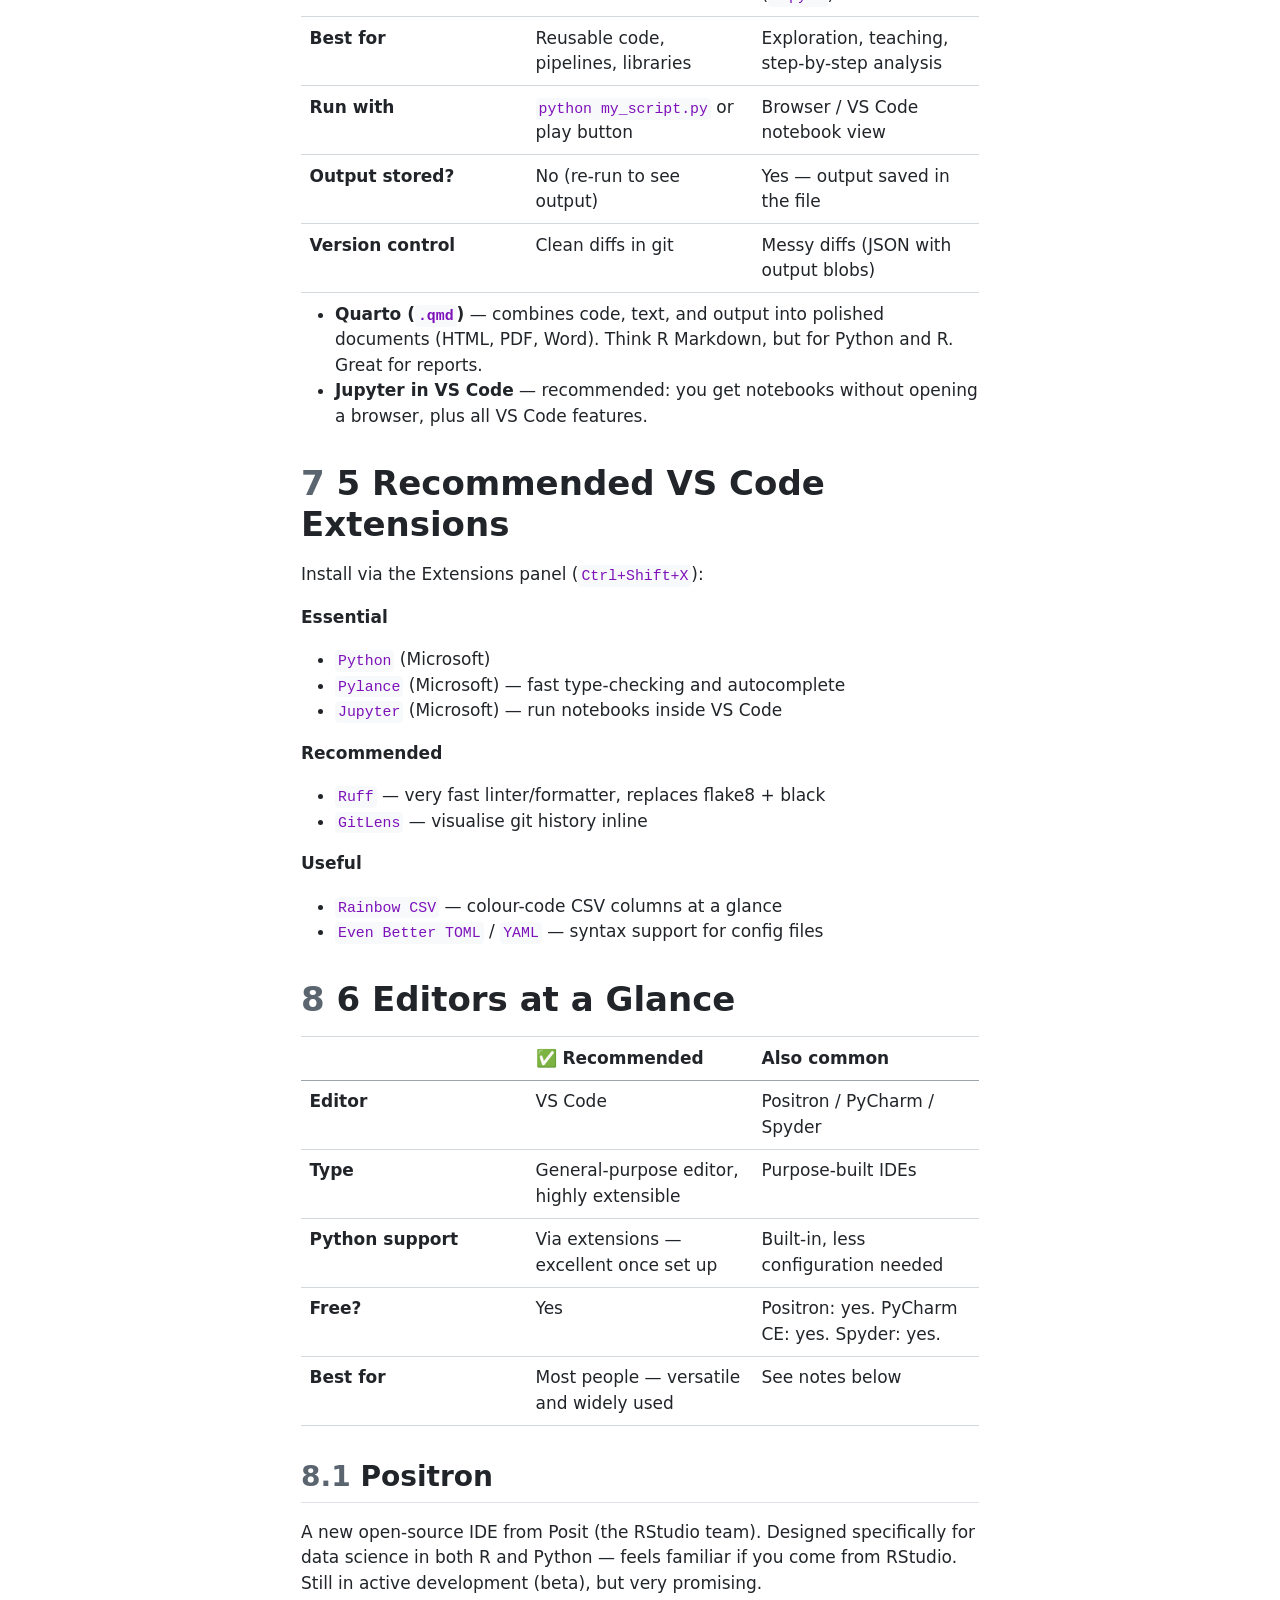
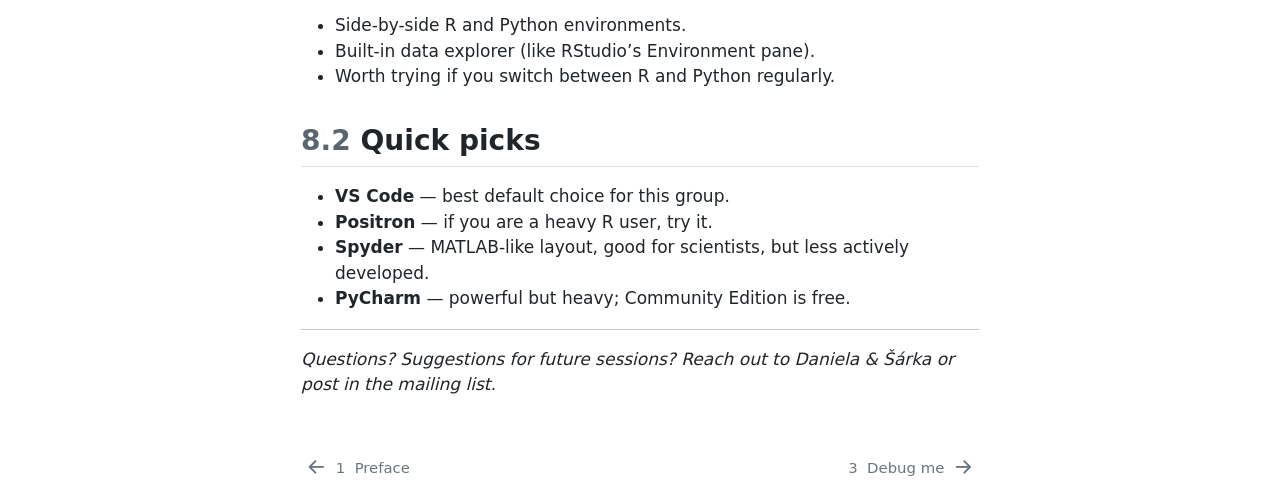
<file: daniela/01-intro/session1_handout.html>
<!DOCTYPE html>
<html xmlns="http://www.w3.org/1999/xhtml" lang="en" xml:lang="en"><head>

<meta charset="utf-8">
<meta name="generator" content="quarto-1.5.57">

<meta name="viewport" content="width=device-width, initial-scale=1.0, user-scalable=yes">


<title>2&nbsp; Getting Set Up – Python WG (ZAS)</title>
<style>
code{white-space: pre-wrap;}
span.smallcaps{font-variant: small-caps;}
div.columns{display: flex; gap: min(4vw, 1.5em);}
div.column{flex: auto; overflow-x: auto;}
div.hanging-indent{margin-left: 1.5em; text-indent: -1.5em;}
ul.task-list{list-style: none;}
ul.task-list li input[type="checkbox"] {
  width: 0.8em;
  margin: 0 0.8em 0.2em -1em; /* quarto-specific, see https://github.com/quarto-dev/quarto-cli/issues/4556 */ 
  vertical-align: middle;
}
</style>


<script src="../../site_libs/quarto-nav/quarto-nav.js"></script>
<script src="../../site_libs/quarto-nav/headroom.min.js"></script>
<script src="../../site_libs/clipboard/clipboard.min.js"></script>
<script src="../../site_libs/quarto-search/autocomplete.umd.js"></script>
<script src="../../site_libs/quarto-search/fuse.min.js"></script>
<script src="../../site_libs/quarto-search/quarto-search.js"></script>
<meta name="quarto:offset" content="../../">
<link href="../../daniela/01-intro/exercise_01_debug_me.html" rel="next">
<link href="../../index.html" rel="prev">
<script src="../../site_libs/quarto-html/quarto.js"></script>
<script src="../../site_libs/quarto-html/popper.min.js"></script>
<script src="../../site_libs/quarto-html/tippy.umd.min.js"></script>
<script src="../../site_libs/quarto-html/anchor.min.js"></script>
<link href="../../site_libs/quarto-html/tippy.css" rel="stylesheet">
<link href="../../site_libs/quarto-html/quarto-syntax-highlighting.css" rel="stylesheet" id="quarto-text-highlighting-styles">
<script src="../../site_libs/bootstrap/bootstrap.min.js"></script>
<link href="../../site_libs/bootstrap/bootstrap-icons.css" rel="stylesheet">
<link href="../../site_libs/bootstrap/bootstrap.min.css" rel="stylesheet" id="quarto-bootstrap" data-mode="light">
<script id="quarto-search-options" type="application/json">{
  "location": "sidebar",
  "copy-button": false,
  "collapse-after": 3,
  "panel-placement": "start",
  "type": "textbox",
  "limit": 50,
  "keyboard-shortcut": [
    "f",
    "/",
    "s"
  ],
  "show-item-context": false,
  "language": {
    "search-no-results-text": "No results",
    "search-matching-documents-text": "matching documents",
    "search-copy-link-title": "Copy link to search",
    "search-hide-matches-text": "Hide additional matches",
    "search-more-match-text": "more match in this document",
    "search-more-matches-text": "more matches in this document",
    "search-clear-button-title": "Clear",
    "search-text-placeholder": "",
    "search-detached-cancel-button-title": "Cancel",
    "search-submit-button-title": "Submit",
    "search-label": "Search"
  }
}</script>


<link rel="stylesheet" href="../../styles.css">
</head>

<body class="nav-sidebar floating">

<div id="quarto-search-results"></div>
  <header id="quarto-header" class="headroom fixed-top">
  <nav class="quarto-secondary-nav">
    <div class="container-fluid d-flex">
      <button type="button" class="quarto-btn-toggle btn" data-bs-toggle="collapse" role="button" data-bs-target=".quarto-sidebar-collapse-item" aria-controls="quarto-sidebar" aria-expanded="false" aria-label="Toggle sidebar navigation" onclick="if (window.quartoToggleHeadroom) { window.quartoToggleHeadroom(); }">
        <i class="bi bi-layout-text-sidebar-reverse"></i>
      </button>
        <nav class="quarto-page-breadcrumbs" aria-label="breadcrumb"><ol class="breadcrumb"><li class="breadcrumb-item"><a href="../../daniela/01-intro/session1_handout.html">Intro</a></li><li class="breadcrumb-item"><a href="../../daniela/01-intro/session1_handout.html"><span class="chapter-number">2</span>&nbsp; <span class="chapter-title">Getting Set Up</span></a></li></ol></nav>
        <a class="flex-grow-1" role="navigation" data-bs-toggle="collapse" data-bs-target=".quarto-sidebar-collapse-item" aria-controls="quarto-sidebar" aria-expanded="false" aria-label="Toggle sidebar navigation" onclick="if (window.quartoToggleHeadroom) { window.quartoToggleHeadroom(); }">      
        </a>
      <button type="button" class="btn quarto-search-button" aria-label="Search" onclick="window.quartoOpenSearch();">
        <i class="bi bi-search"></i>
      </button>
    </div>
  </nav>
</header>
<!-- content -->
<div id="quarto-content" class="quarto-container page-columns page-rows-contents page-layout-article">
<!-- sidebar -->
  <nav id="quarto-sidebar" class="sidebar collapse collapse-horizontal quarto-sidebar-collapse-item sidebar-navigation floating overflow-auto">
    <div class="pt-lg-2 mt-2 text-left sidebar-header">
    <div class="sidebar-title mb-0 py-0">
      <a href="../../">Python WG (ZAS)</a> 
    </div>
      </div>
        <div class="mt-2 flex-shrink-0 align-items-center">
        <div class="sidebar-search">
        <div id="quarto-search" class="" title="Search"></div>
        </div>
        </div>
    <div class="sidebar-menu-container"> 
    <ul class="list-unstyled mt-1">
        <li class="sidebar-item">
  <div class="sidebar-item-container"> 
  <a href="../../index.html" class="sidebar-item-text sidebar-link">
 <span class="menu-text"><span class="chapter-number">1</span>&nbsp; <span class="chapter-title">Preface</span></span></a>
  </div>
</li>
        <li class="sidebar-item sidebar-item-section">
      <div class="sidebar-item-container"> 
            <a class="sidebar-item-text sidebar-link text-start" data-bs-toggle="collapse" data-bs-target="#quarto-sidebar-section-1" role="navigation" aria-expanded="true">
 <span class="menu-text">Intro</span></a>
          <a class="sidebar-item-toggle text-start" data-bs-toggle="collapse" data-bs-target="#quarto-sidebar-section-1" role="navigation" aria-expanded="true" aria-label="Toggle section">
            <i class="bi bi-chevron-right ms-2"></i>
          </a> 
      </div>
      <ul id="quarto-sidebar-section-1" class="collapse list-unstyled sidebar-section depth1 show">  
          <li class="sidebar-item">
  <div class="sidebar-item-container"> 
  <a href="../../daniela/01-intro/session1_handout.html" class="sidebar-item-text sidebar-link active">
 <span class="menu-text"><span class="chapter-number">2</span>&nbsp; <span class="chapter-title">Getting Set Up</span></span></a>
  </div>
</li>
          <li class="sidebar-item">
  <div class="sidebar-item-container"> 
  <a href="../../daniela/01-intro/exercise_01_debug_me.html" class="sidebar-item-text sidebar-link">
 <span class="menu-text"><span class="chapter-number">3</span>&nbsp; <span class="chapter-title">Debug me</span></span></a>
  </div>
</li>
          <li class="sidebar-item">
  <div class="sidebar-item-container"> 
  <a href="../../daniela/01-intro/exercise_02_r_to_python.html" class="sidebar-item-text sidebar-link">
 <span class="menu-text"><span class="chapter-number">4</span>&nbsp; <span class="chapter-title">Translate R to Python</span></span></a>
  </div>
</li>
      </ul>
  </li>
        <li class="sidebar-item sidebar-item-section">
      <div class="sidebar-item-container"> 
            <a class="sidebar-item-text sidebar-link text-start" data-bs-toggle="collapse" data-bs-target="#quarto-sidebar-section-2" role="navigation" aria-expanded="true">
 <span class="menu-text">Python basics</span></a>
          <a class="sidebar-item-toggle text-start" data-bs-toggle="collapse" data-bs-target="#quarto-sidebar-section-2" role="navigation" aria-expanded="true" aria-label="Toggle section">
            <i class="bi bi-chevron-right ms-2"></i>
          </a> 
      </div>
      <ul id="quarto-sidebar-section-2" class="collapse list-unstyled sidebar-section depth1 show">  
          <li class="sidebar-item">
  <div class="sidebar-item-container"> 
  <a href="../../daniela/02-basics/session2_handout.html" class="sidebar-item-text sidebar-link">
 <span class="menu-text"><span class="chapter-number">5</span>&nbsp; <span class="chapter-title">The Stuff You Always Forget</span></span></a>
  </div>
</li>
          <li class="sidebar-item">
  <div class="sidebar-item-container"> 
  <a href="../../daniela/02-basics/cleaning-imdb-dataset.html" class="sidebar-item-text sidebar-link">
 <span class="menu-text"><span class="chapter-number">6</span>&nbsp; <span class="chapter-title">IMdB dataset</span></span></a>
  </div>
</li>
          <li class="sidebar-item">
  <div class="sidebar-item-container"> 
  <a href="../../daniela/02-basics/session2_exercise.html" class="sidebar-item-text sidebar-link">
 <span class="menu-text"><span class="chapter-number">7</span>&nbsp; <span class="chapter-title">ZAS Python Working Group — Session 2</span></span></a>
  </div>
</li>
      </ul>
  </li>
    </ul>
    </div>
</nav>
<div id="quarto-sidebar-glass" class="quarto-sidebar-collapse-item" data-bs-toggle="collapse" data-bs-target=".quarto-sidebar-collapse-item"></div>
<!-- margin-sidebar -->
    <div id="quarto-margin-sidebar" class="sidebar margin-sidebar">
        <nav id="TOC" role="doc-toc" class="toc-active">
    <h2 id="toc-title">Table of contents</h2>
   
  <ul>
  <li><a href="#survey-highlights" id="toc-survey-highlights" class="nav-link active" data-scroll-target="#survey-highlights"><span class="header-section-number">3</span> 1 Survey Highlights</a></li>
  <li><a href="#environments-package-management" id="toc-environments-package-management" class="nav-link" data-scroll-target="#environments-package-management"><span class="header-section-number">4</span> 2 Environments &amp; Package Management</a>
  <ul class="collapse">
  <li><a href="#why-do-environments-matter" id="toc-why-do-environments-matter" class="nav-link" data-scroll-target="#why-do-environments-matter"><span class="header-section-number">4.1</span> Why do environments matter?</a></li>
  <li><a href="#two-main-approaches" id="toc-two-main-approaches" class="nav-link" data-scroll-target="#two-main-approaches"><span class="header-section-number">4.2</span> Two main approaches</a></li>
  <li><a href="#anaconda-vs-miniconda-vs-conda" id="toc-anaconda-vs-miniconda-vs-conda" class="nav-link" data-scroll-target="#anaconda-vs-miniconda-vs-conda"><span class="header-section-number">4.3</span> Anaconda vs Miniconda vs conda</a></li>
  </ul></li>
  <li><a href="#which-terminal-should-i-use" id="toc-which-terminal-should-i-use" class="nav-link" data-scroll-target="#which-terminal-should-i-use"><span class="header-section-number">5</span> 3 Which Terminal Should I Use?</a></li>
  <li><a href="#ways-to-write-run-python" id="toc-ways-to-write-run-python" class="nav-link" data-scroll-target="#ways-to-write-run-python"><span class="header-section-number">6</span> 4 Ways to Write &amp; Run Python</a></li>
  <li><a href="#recommended-vs-code-extensions" id="toc-recommended-vs-code-extensions" class="nav-link" data-scroll-target="#recommended-vs-code-extensions"><span class="header-section-number">7</span> 5 Recommended VS Code Extensions</a></li>
  <li><a href="#editors-at-a-glance" id="toc-editors-at-a-glance" class="nav-link" data-scroll-target="#editors-at-a-glance"><span class="header-section-number">8</span> 6 Editors at a Glance</a>
  <ul class="collapse">
  <li><a href="#positron" id="toc-positron" class="nav-link" data-scroll-target="#positron"><span class="header-section-number">8.1</span> Positron</a></li>
  <li><a href="#quick-picks" id="toc-quick-picks" class="nav-link" data-scroll-target="#quick-picks"><span class="header-section-number">8.2</span> Quick picks</a></li>
  </ul></li>
  </ul>
</nav>
    </div>
<!-- main -->
<main class="content" id="quarto-document-content">

<header id="title-block-header" class="quarto-title-block default"><nav class="quarto-page-breadcrumbs quarto-title-breadcrumbs d-none d-lg-block" aria-label="breadcrumb"><ol class="breadcrumb"><li class="breadcrumb-item"><a href="../../daniela/01-intro/session1_handout.html">Intro</a></li><li class="breadcrumb-item"><a href="../../daniela/01-intro/session1_handout.html"><span class="chapter-number">2</span>&nbsp; <span class="chapter-title">Getting Set Up</span></a></li></ol></nav>
<div class="quarto-title">
<h1 class="title"><span class="chapter-number">2</span>&nbsp; <span class="chapter-title">Getting Set Up</span></h1>
<p class="subtitle lead">ZAS Python Working Group | March 28, 2025</p>
</div>



<div class="quarto-title-meta">

    
  
    
  </div>
  


</header>


<section id="survey-highlights" class="level1" data-number="3">
<h1 data-number="3"><span class="header-section-number">3</span> 1 Survey Highlights</h1>
<p>Thanks to everyone who filled in the survey! Here is what we learned about our group:</p>
<div class="callout callout-style-default callout-note callout-titled" title="Experience">
<div class="callout-header d-flex align-content-center">
<div class="callout-icon-container">
<i class="callout-icon"></i>
</div>
<div class="callout-title-container flex-fill">
Experience
</div>
</div>
<div class="callout-body-container callout-body">
<p>Most of us have some R background and are Python beginners or intermediates. A few members work in both languages.</p>
</div>
</div>
<div class="callout callout-style-default callout-note callout-titled" title="Goals">
<div class="callout-header d-flex align-content-center">
<div class="callout-icon-container">
<i class="callout-icon"></i>
</div>
<div class="callout-title-container flex-fill">
Goals
</div>
</div>
<div class="callout-body-container callout-body">
<p>Top topics requested: data wrangling, visualisation, statistics/modelling, and automation of repetitive tasks.</p>
</div>
</div>
<div class="callout callout-style-default callout-note callout-titled" title="Format">
<div class="callout-header d-flex align-content-center">
<div class="callout-icon-container">
<i class="callout-icon"></i>
</div>
<div class="callout-title-container flex-fill">
Format
</div>
</div>
<div class="callout-body-container callout-body">
<p>Preference for hands-on exercises over lectures. Mix of beginner-friendly content and domain-specific deep dives.</p>
</div>
</div>
<p>→ The tentative programme on SharePoint reflects these preferences. It is flexible — let us know if you want to add or swap a topic.</p>
</section>
<section id="environments-package-management" class="level1" data-number="4">
<h1 data-number="4"><span class="header-section-number">4</span> 2 Environments &amp; Package Management</h1>
<section id="why-do-environments-matter" class="level2" data-number="4.1">
<h2 data-number="4.1" class="anchored" data-anchor-id="why-do-environments-matter"><span class="header-section-number">4.1</span> Why do environments matter?</h2>
<p>An environment is an isolated Python installation with its own set of packages. This prevents conflicts between projects that need different versions of the same library.</p>
<ul>
<li>Project A needs pandas 1.5, Project B needs pandas 2.0 — without environments, one breaks.</li>
<li>Environments make your work reproducible: share <code>environment.yml</code> and anyone can recreate it.</li>
</ul>
</section>
<section id="two-main-approaches" class="level2" data-number="4.2">
<h2 data-number="4.2" class="anchored" data-anchor-id="two-main-approaches"><span class="header-section-number">4.2</span> Two main approaches</h2>
<table class="caption-top table">
<colgroup>
<col style="width: 33%">
<col style="width: 33%">
<col style="width: 33%">
</colgroup>
<thead>
<tr class="header">
<th></th>
<th>✅ Recommended</th>
<th>Also common</th>
</tr>
</thead>
<tbody>
<tr class="odd">
<td><strong>Manager</strong></td>
<td><code>conda</code> (via Anaconda/Miniconda)</td>
<td><code>venv</code> (built into Python)</td>
</tr>
<tr class="even">
<td><strong>Creates envs with</strong></td>
<td><code>conda create -n myenv python=3.11</code></td>
<td><code>python -m venv myenv</code></td>
</tr>
<tr class="odd">
<td><strong>Installs packages</strong></td>
<td><code>conda install pandas</code> or <code>pip install</code></td>
<td><code>pip install pandas</code></td>
</tr>
<tr class="even">
<td><strong>Export env</strong></td>
<td><code>conda env export &gt; environment.yml</code></td>
<td><code>pip freeze &gt; requirements.txt</code></td>
</tr>
<tr class="odd">
<td><strong>Best for</strong></td>
<td>Science / data work, manages non-Python deps</td>
<td>Lightweight, web, scripting</td>
</tr>
</tbody>
</table>
</section>
<section id="anaconda-vs-miniconda-vs-conda" class="level2" data-number="4.3">
<h2 data-number="4.3" class="anchored" data-anchor-id="anaconda-vs-miniconda-vs-conda"><span class="header-section-number">4.3</span> Anaconda vs Miniconda vs conda</h2>
<ul>
<li><strong>Anaconda</strong> — full installer with 250+ pre-installed packages and a GUI navigator. Good default for beginners.</li>
<li><strong>Miniconda</strong> — minimal installer, just conda + Python. Faster, leaner, install only what you need.</li>
<li><strong>conda</strong> — the command-line tool that ships with both. This is what you actually use.</li>
</ul>
<div class="callout callout-style-default callout-tip callout-titled" title="Tip">
<div class="callout-header d-flex align-content-center">
<div class="callout-icon-container">
<i class="callout-icon"></i>
</div>
<div class="callout-title-container flex-fill">
Tip
</div>
</div>
<div class="callout-body-container callout-body">
<p>If you are installing fresh: Miniconda is recommended. Anaconda is fine too. Avoid mixing conda and pip installs within the same environment when possible.</p>
</div>
</div>
<p><strong>Why avoid mixing conda and pip?</strong></p>
<ul>
<li><code>conda</code> and <code>pip</code> have separate dependency solvers — they do not communicate with each other.</li>
<li>When you <code>conda install</code> a package, conda carefully balances the whole dependency graph, including non-Python libraries (C, CUDA, etc.).</li>
<li>If you later <code>pip install</code> something in the same environment, pip can silently overwrite or downgrade conda-managed libraries — creating conflicts that are very hard to debug.</li>
<li>Safe rule of thumb: install everything you can via conda (or conda-forge) first. Only fall back to pip for packages not available there.</li>
<li>If you must use pip, always do conda installs first, pip installs last — and never go back to <code>conda install</code> after using pip in that environment.</li>
</ul>
</section>
</section>
<section id="which-terminal-should-i-use" class="level1" data-number="5">
<h1 data-number="5"><span class="header-section-number">5</span> 3 Which Terminal Should I Use?</h1>
<p>There are several ways to run Python commands — this confuses many beginners. Here is the quick guide:</p>
<table class="caption-top table">
<colgroup>
<col style="width: 33%">
<col style="width: 33%">
<col style="width: 33%">
</colgroup>
<thead>
<tr class="header">
<th></th>
<th>✅ Recommended</th>
<th>Also common</th>
</tr>
</thead>
<tbody>
<tr class="odd">
<td><strong>Terminal</strong></td>
<td>VS Code Terminal</td>
<td>Anaconda Prompt / cmd</td>
</tr>
<tr class="even">
<td><strong>What it is</strong></td>
<td>Shell embedded in VS Code</td>
<td>Standalone system terminals</td>
</tr>
<tr class="odd">
<td><strong>Activates envs?</strong></td>
<td>Yes — automatically picks up selected env</td>
<td>Yes — manually: <code>conda activate myenv</code></td>
</tr>
<tr class="even">
<td><strong>Recommended?</strong></td>
<td>Yes — stays in sync with your editor</td>
<td>Good fallback if VS Code misbehaves</td>
</tr>
<tr class="odd">
<td><strong>Windows gotcha</strong></td>
<td>May default to PowerShell — switch to cmd if conda does not initialise</td>
<td>Anaconda Prompt is pre-configured</td>
</tr>
</tbody>
</table>
<p><strong>Key rule: always check which environment is active before installing anything.</strong></p>
<ul>
<li>In conda: look for <code>(myenv)</code> at the start of the prompt.</li>
<li>In VS Code: check the bottom status bar — it shows the active interpreter.</li>
</ul>
</section>
<section id="ways-to-write-run-python" class="level1" data-number="6">
<h1 data-number="6"><span class="header-section-number">6</span> 4 Ways to Write &amp; Run Python</h1>
<table class="caption-top table">
<colgroup>
<col style="width: 33%">
<col style="width: 33%">
<col style="width: 33%">
</colgroup>
<thead>
<tr class="header">
<th></th>
<th>✅ Recommended</th>
<th>Also common</th>
</tr>
</thead>
<tbody>
<tr class="odd">
<td><strong>Format</strong></td>
<td><code>.py</code> script</td>
<td>Jupyter Notebook (<code>.ipynb</code>)</td>
</tr>
<tr class="even">
<td><strong>Best for</strong></td>
<td>Reusable code, pipelines, libraries</td>
<td>Exploration, teaching, step-by-step analysis</td>
</tr>
<tr class="odd">
<td><strong>Run with</strong></td>
<td><code>python my_script.py</code> or play button</td>
<td>Browser / VS Code notebook view</td>
</tr>
<tr class="even">
<td><strong>Output stored?</strong></td>
<td>No (re-run to see output)</td>
<td>Yes — output saved in the file</td>
</tr>
<tr class="odd">
<td><strong>Version control</strong></td>
<td>Clean diffs in git</td>
<td>Messy diffs (JSON with output blobs)</td>
</tr>
</tbody>
</table>
<ul>
<li><strong>Quarto (<code>.qmd</code>)</strong> — combines code, text, and output into polished documents (HTML, PDF, Word). Think R Markdown, but for Python and R. Great for reports.</li>
<li><strong>Jupyter in VS Code</strong> — recommended: you get notebooks without opening a browser, plus all VS Code features.</li>
</ul>
</section>
<section id="recommended-vs-code-extensions" class="level1" data-number="7">
<h1 data-number="7"><span class="header-section-number">7</span> 5 Recommended VS Code Extensions</h1>
<p>Install via the Extensions panel (<code>Ctrl+Shift+X</code>):</p>
<p><strong>Essential</strong></p>
<ul>
<li><code>Python</code> (Microsoft)</li>
<li><code>Pylance</code> (Microsoft) — fast type-checking and autocomplete</li>
<li><code>Jupyter</code> (Microsoft) — run notebooks inside VS Code</li>
</ul>
<p><strong>Recommended</strong></p>
<ul>
<li><code>Ruff</code> — very fast linter/formatter, replaces flake8 + black</li>
<li><code>GitLens</code> — visualise git history inline</li>
</ul>
<p><strong>Useful</strong></p>
<ul>
<li><code>Rainbow CSV</code> — colour-code CSV columns at a glance</li>
<li><code>Even Better TOML</code> / <code>YAML</code> — syntax support for config files</li>
</ul>
</section>
<section id="editors-at-a-glance" class="level1" data-number="8">
<h1 data-number="8"><span class="header-section-number">8</span> 6 Editors at a Glance</h1>
<table class="caption-top table">
<colgroup>
<col style="width: 33%">
<col style="width: 33%">
<col style="width: 33%">
</colgroup>
<thead>
<tr class="header">
<th></th>
<th>✅ Recommended</th>
<th>Also common</th>
</tr>
</thead>
<tbody>
<tr class="odd">
<td><strong>Editor</strong></td>
<td>VS Code</td>
<td>Positron / PyCharm / Spyder</td>
</tr>
<tr class="even">
<td><strong>Type</strong></td>
<td>General-purpose editor, highly extensible</td>
<td>Purpose-built IDEs</td>
</tr>
<tr class="odd">
<td><strong>Python support</strong></td>
<td>Via extensions — excellent once set up</td>
<td>Built-in, less configuration needed</td>
</tr>
<tr class="even">
<td><strong>Free?</strong></td>
<td>Yes</td>
<td>Positron: yes. PyCharm CE: yes. Spyder: yes.</td>
</tr>
<tr class="odd">
<td><strong>Best for</strong></td>
<td>Most people — versatile and widely used</td>
<td>See notes below</td>
</tr>
</tbody>
</table>
<section id="positron" class="level2" data-number="8.1">
<h2 data-number="8.1" class="anchored" data-anchor-id="positron"><span class="header-section-number">8.1</span> Positron</h2>
<p>A new open-source IDE from Posit (the RStudio team). Designed specifically for data science in both R and Python — feels familiar if you come from RStudio. Still in active development (beta), but very promising.</p>
<ul>
<li>Side-by-side R and Python environments.</li>
<li>Built-in data explorer (like RStudio’s Environment pane).</li>
<li>Worth trying if you switch between R and Python regularly.</li>
</ul>
</section>
<section id="quick-picks" class="level2" data-number="8.2">
<h2 data-number="8.2" class="anchored" data-anchor-id="quick-picks"><span class="header-section-number">8.2</span> Quick picks</h2>
<ul>
<li><strong>VS Code</strong> — best default choice for this group.</li>
<li><strong>Positron</strong> — if you are a heavy R user, try it.</li>
<li><strong>Spyder</strong> — MATLAB-like layout, good for scientists, but less actively developed.</li>
<li><strong>PyCharm</strong> — powerful but heavy; Community Edition is free.</li>
</ul>
<hr>
<p><em>Questions? Suggestions for future sessions? Reach out to Daniela &amp; Šárka or post in the mailing list.</em></p>


</section>
</section>

</main> <!-- /main -->
<script id="quarto-html-after-body" type="application/javascript">
window.document.addEventListener("DOMContentLoaded", function (event) {
  const toggleBodyColorMode = (bsSheetEl) => {
    const mode = bsSheetEl.getAttribute("data-mode");
    const bodyEl = window.document.querySelector("body");
    if (mode === "dark") {
      bodyEl.classList.add("quarto-dark");
      bodyEl.classList.remove("quarto-light");
    } else {
      bodyEl.classList.add("quarto-light");
      bodyEl.classList.remove("quarto-dark");
    }
  }
  const toggleBodyColorPrimary = () => {
    const bsSheetEl = window.document.querySelector("link#quarto-bootstrap");
    if (bsSheetEl) {
      toggleBodyColorMode(bsSheetEl);
    }
  }
  toggleBodyColorPrimary();  
  const icon = "";
  const anchorJS = new window.AnchorJS();
  anchorJS.options = {
    placement: 'right',
    icon: icon
  };
  anchorJS.add('.anchored');
  const isCodeAnnotation = (el) => {
    for (const clz of el.classList) {
      if (clz.startsWith('code-annotation-')) {                     
        return true;
      }
    }
    return false;
  }
  const onCopySuccess = function(e) {
    // button target
    const button = e.trigger;
    // don't keep focus
    button.blur();
    // flash "checked"
    button.classList.add('code-copy-button-checked');
    var currentTitle = button.getAttribute("title");
    button.setAttribute("title", "Copied!");
    let tooltip;
    if (window.bootstrap) {
      button.setAttribute("data-bs-toggle", "tooltip");
      button.setAttribute("data-bs-placement", "left");
      button.setAttribute("data-bs-title", "Copied!");
      tooltip = new bootstrap.Tooltip(button, 
        { trigger: "manual", 
          customClass: "code-copy-button-tooltip",
          offset: [0, -8]});
      tooltip.show();    
    }
    setTimeout(function() {
      if (tooltip) {
        tooltip.hide();
        button.removeAttribute("data-bs-title");
        button.removeAttribute("data-bs-toggle");
        button.removeAttribute("data-bs-placement");
      }
      button.setAttribute("title", currentTitle);
      button.classList.remove('code-copy-button-checked');
    }, 1000);
    // clear code selection
    e.clearSelection();
  }
  const getTextToCopy = function(trigger) {
      const codeEl = trigger.previousElementSibling.cloneNode(true);
      for (const childEl of codeEl.children) {
        if (isCodeAnnotation(childEl)) {
          childEl.remove();
        }
      }
      return codeEl.innerText;
  }
  const clipboard = new window.ClipboardJS('.code-copy-button:not([data-in-quarto-modal])', {
    text: getTextToCopy
  });
  clipboard.on('success', onCopySuccess);
  if (window.document.getElementById('quarto-embedded-source-code-modal')) {
    // For code content inside modals, clipBoardJS needs to be initialized with a container option
    // TODO: Check when it could be a function (https://github.com/zenorocha/clipboard.js/issues/860)
    const clipboardModal = new window.ClipboardJS('.code-copy-button[data-in-quarto-modal]', {
      text: getTextToCopy,
      container: window.document.getElementById('quarto-embedded-source-code-modal')
    });
    clipboardModal.on('success', onCopySuccess);
  }
    var localhostRegex = new RegExp(/^(?:http|https):\/\/localhost\:?[0-9]*\//);
    var mailtoRegex = new RegExp(/^mailto:/);
      var filterRegex = new RegExp('/' + window.location.host + '/');
    var isInternal = (href) => {
        return filterRegex.test(href) || localhostRegex.test(href) || mailtoRegex.test(href);
    }
    // Inspect non-navigation links and adorn them if external
 	var links = window.document.querySelectorAll('a[href]:not(.nav-link):not(.navbar-brand):not(.toc-action):not(.sidebar-link):not(.sidebar-item-toggle):not(.pagination-link):not(.no-external):not([aria-hidden]):not(.dropdown-item):not(.quarto-navigation-tool):not(.about-link)');
    for (var i=0; i<links.length; i++) {
      const link = links[i];
      if (!isInternal(link.href)) {
        // undo the damage that might have been done by quarto-nav.js in the case of
        // links that we want to consider external
        if (link.dataset.originalHref !== undefined) {
          link.href = link.dataset.originalHref;
        }
      }
    }
  function tippyHover(el, contentFn, onTriggerFn, onUntriggerFn) {
    const config = {
      allowHTML: true,
      maxWidth: 500,
      delay: 100,
      arrow: false,
      appendTo: function(el) {
          return el.parentElement;
      },
      interactive: true,
      interactiveBorder: 10,
      theme: 'quarto',
      placement: 'bottom-start',
    };
    if (contentFn) {
      config.content = contentFn;
    }
    if (onTriggerFn) {
      config.onTrigger = onTriggerFn;
    }
    if (onUntriggerFn) {
      config.onUntrigger = onUntriggerFn;
    }
    window.tippy(el, config); 
  }
  const noterefs = window.document.querySelectorAll('a[role="doc-noteref"]');
  for (var i=0; i<noterefs.length; i++) {
    const ref = noterefs[i];
    tippyHover(ref, function() {
      // use id or data attribute instead here
      let href = ref.getAttribute('data-footnote-href') || ref.getAttribute('href');
      try { href = new URL(href).hash; } catch {}
      const id = href.replace(/^#\/?/, "");
      const note = window.document.getElementById(id);
      if (note) {
        return note.innerHTML;
      } else {
        return "";
      }
    });
  }
  const xrefs = window.document.querySelectorAll('a.quarto-xref');
  const processXRef = (id, note) => {
    // Strip column container classes
    const stripColumnClz = (el) => {
      el.classList.remove("page-full", "page-columns");
      if (el.children) {
        for (const child of el.children) {
          stripColumnClz(child);
        }
      }
    }
    stripColumnClz(note)
    if (id === null || id.startsWith('sec-')) {
      // Special case sections, only their first couple elements
      const container = document.createElement("div");
      if (note.children && note.children.length > 2) {
        container.appendChild(note.children[0].cloneNode(true));
        for (let i = 1; i < note.children.length; i++) {
          const child = note.children[i];
          if (child.tagName === "P" && child.innerText === "") {
            continue;
          } else {
            container.appendChild(child.cloneNode(true));
            break;
          }
        }
        if (window.Quarto?.typesetMath) {
          window.Quarto.typesetMath(container);
        }
        return container.innerHTML
      } else {
        if (window.Quarto?.typesetMath) {
          window.Quarto.typesetMath(note);
        }
        return note.innerHTML;
      }
    } else {
      // Remove any anchor links if they are present
      const anchorLink = note.querySelector('a.anchorjs-link');
      if (anchorLink) {
        anchorLink.remove();
      }
      if (window.Quarto?.typesetMath) {
        window.Quarto.typesetMath(note);
      }
      // TODO in 1.5, we should make sure this works without a callout special case
      if (note.classList.contains("callout")) {
        return note.outerHTML;
      } else {
        return note.innerHTML;
      }
    }
  }
  for (var i=0; i<xrefs.length; i++) {
    const xref = xrefs[i];
    tippyHover(xref, undefined, function(instance) {
      instance.disable();
      let url = xref.getAttribute('href');
      let hash = undefined; 
      if (url.startsWith('#')) {
        hash = url;
      } else {
        try { hash = new URL(url).hash; } catch {}
      }
      if (hash) {
        const id = hash.replace(/^#\/?/, "");
        const note = window.document.getElementById(id);
        if (note !== null) {
          try {
            const html = processXRef(id, note.cloneNode(true));
            instance.setContent(html);
          } finally {
            instance.enable();
            instance.show();
          }
        } else {
          // See if we can fetch this
          fetch(url.split('#')[0])
          .then(res => res.text())
          .then(html => {
            const parser = new DOMParser();
            const htmlDoc = parser.parseFromString(html, "text/html");
            const note = htmlDoc.getElementById(id);
            if (note !== null) {
              const html = processXRef(id, note);
              instance.setContent(html);
            } 
          }).finally(() => {
            instance.enable();
            instance.show();
          });
        }
      } else {
        // See if we can fetch a full url (with no hash to target)
        // This is a special case and we should probably do some content thinning / targeting
        fetch(url)
        .then(res => res.text())
        .then(html => {
          const parser = new DOMParser();
          const htmlDoc = parser.parseFromString(html, "text/html");
          const note = htmlDoc.querySelector('main.content');
          if (note !== null) {
            // This should only happen for chapter cross references
            // (since there is no id in the URL)
            // remove the first header
            if (note.children.length > 0 && note.children[0].tagName === "HEADER") {
              note.children[0].remove();
            }
            const html = processXRef(null, note);
            instance.setContent(html);
          } 
        }).finally(() => {
          instance.enable();
          instance.show();
        });
      }
    }, function(instance) {
    });
  }
      let selectedAnnoteEl;
      const selectorForAnnotation = ( cell, annotation) => {
        let cellAttr = 'data-code-cell="' + cell + '"';
        let lineAttr = 'data-code-annotation="' +  annotation + '"';
        const selector = 'span[' + cellAttr + '][' + lineAttr + ']';
        return selector;
      }
      const selectCodeLines = (annoteEl) => {
        const doc = window.document;
        const targetCell = annoteEl.getAttribute("data-target-cell");
        const targetAnnotation = annoteEl.getAttribute("data-target-annotation");
        const annoteSpan = window.document.querySelector(selectorForAnnotation(targetCell, targetAnnotation));
        const lines = annoteSpan.getAttribute("data-code-lines").split(",");
        const lineIds = lines.map((line) => {
          return targetCell + "-" + line;
        })
        let top = null;
        let height = null;
        let parent = null;
        if (lineIds.length > 0) {
            //compute the position of the single el (top and bottom and make a div)
            const el = window.document.getElementById(lineIds[0]);
            top = el.offsetTop;
            height = el.offsetHeight;
            parent = el.parentElement.parentElement;
          if (lineIds.length > 1) {
            const lastEl = window.document.getElementById(lineIds[lineIds.length - 1]);
            const bottom = lastEl.offsetTop + lastEl.offsetHeight;
            height = bottom - top;
          }
          if (top !== null && height !== null && parent !== null) {
            // cook up a div (if necessary) and position it 
            let div = window.document.getElementById("code-annotation-line-highlight");
            if (div === null) {
              div = window.document.createElement("div");
              div.setAttribute("id", "code-annotation-line-highlight");
              div.style.position = 'absolute';
              parent.appendChild(div);
            }
            div.style.top = top - 2 + "px";
            div.style.height = height + 4 + "px";
            div.style.left = 0;
            let gutterDiv = window.document.getElementById("code-annotation-line-highlight-gutter");
            if (gutterDiv === null) {
              gutterDiv = window.document.createElement("div");
              gutterDiv.setAttribute("id", "code-annotation-line-highlight-gutter");
              gutterDiv.style.position = 'absolute';
              const codeCell = window.document.getElementById(targetCell);
              const gutter = codeCell.querySelector('.code-annotation-gutter');
              gutter.appendChild(gutterDiv);
            }
            gutterDiv.style.top = top - 2 + "px";
            gutterDiv.style.height = height + 4 + "px";
          }
          selectedAnnoteEl = annoteEl;
        }
      };
      const unselectCodeLines = () => {
        const elementsIds = ["code-annotation-line-highlight", "code-annotation-line-highlight-gutter"];
        elementsIds.forEach((elId) => {
          const div = window.document.getElementById(elId);
          if (div) {
            div.remove();
          }
        });
        selectedAnnoteEl = undefined;
      };
        // Handle positioning of the toggle
    window.addEventListener(
      "resize",
      throttle(() => {
        elRect = undefined;
        if (selectedAnnoteEl) {
          selectCodeLines(selectedAnnoteEl);
        }
      }, 10)
    );
    function throttle(fn, ms) {
    let throttle = false;
    let timer;
      return (...args) => {
        if(!throttle) { // first call gets through
            fn.apply(this, args);
            throttle = true;
        } else { // all the others get throttled
            if(timer) clearTimeout(timer); // cancel #2
            timer = setTimeout(() => {
              fn.apply(this, args);
              timer = throttle = false;
            }, ms);
        }
      };
    }
      // Attach click handler to the DT
      const annoteDls = window.document.querySelectorAll('dt[data-target-cell]');
      for (const annoteDlNode of annoteDls) {
        annoteDlNode.addEventListener('click', (event) => {
          const clickedEl = event.target;
          if (clickedEl !== selectedAnnoteEl) {
            unselectCodeLines();
            const activeEl = window.document.querySelector('dt[data-target-cell].code-annotation-active');
            if (activeEl) {
              activeEl.classList.remove('code-annotation-active');
            }
            selectCodeLines(clickedEl);
            clickedEl.classList.add('code-annotation-active');
          } else {
            // Unselect the line
            unselectCodeLines();
            clickedEl.classList.remove('code-annotation-active');
          }
        });
      }
  const findCites = (el) => {
    const parentEl = el.parentElement;
    if (parentEl) {
      const cites = parentEl.dataset.cites;
      if (cites) {
        return {
          el,
          cites: cites.split(' ')
        };
      } else {
        return findCites(el.parentElement)
      }
    } else {
      return undefined;
    }
  };
  var bibliorefs = window.document.querySelectorAll('a[role="doc-biblioref"]');
  for (var i=0; i<bibliorefs.length; i++) {
    const ref = bibliorefs[i];
    const citeInfo = findCites(ref);
    if (citeInfo) {
      tippyHover(citeInfo.el, function() {
        var popup = window.document.createElement('div');
        citeInfo.cites.forEach(function(cite) {
          var citeDiv = window.document.createElement('div');
          citeDiv.classList.add('hanging-indent');
          citeDiv.classList.add('csl-entry');
          var biblioDiv = window.document.getElementById('ref-' + cite);
          if (biblioDiv) {
            citeDiv.innerHTML = biblioDiv.innerHTML;
          }
          popup.appendChild(citeDiv);
        });
        return popup.innerHTML;
      });
    }
  }
});
</script>
<nav class="page-navigation">
  <div class="nav-page nav-page-previous">
      <a href="../../index.html" class="pagination-link" aria-label="Preface">
        <i class="bi bi-arrow-left-short"></i> <span class="nav-page-text"><span class="chapter-number">1</span>&nbsp; <span class="chapter-title">Preface</span></span>
      </a>          
  </div>
  <div class="nav-page nav-page-next">
      <a href="../../daniela/01-intro/exercise_01_debug_me.html" class="pagination-link" aria-label="Debug me">
        <span class="nav-page-text"><span class="chapter-number">3</span>&nbsp; <span class="chapter-title">Debug me</span></span> <i class="bi bi-arrow-right-short"></i>
      </a>
  </div>
</nav>
</div> <!-- /content -->




</body></html>
</file>
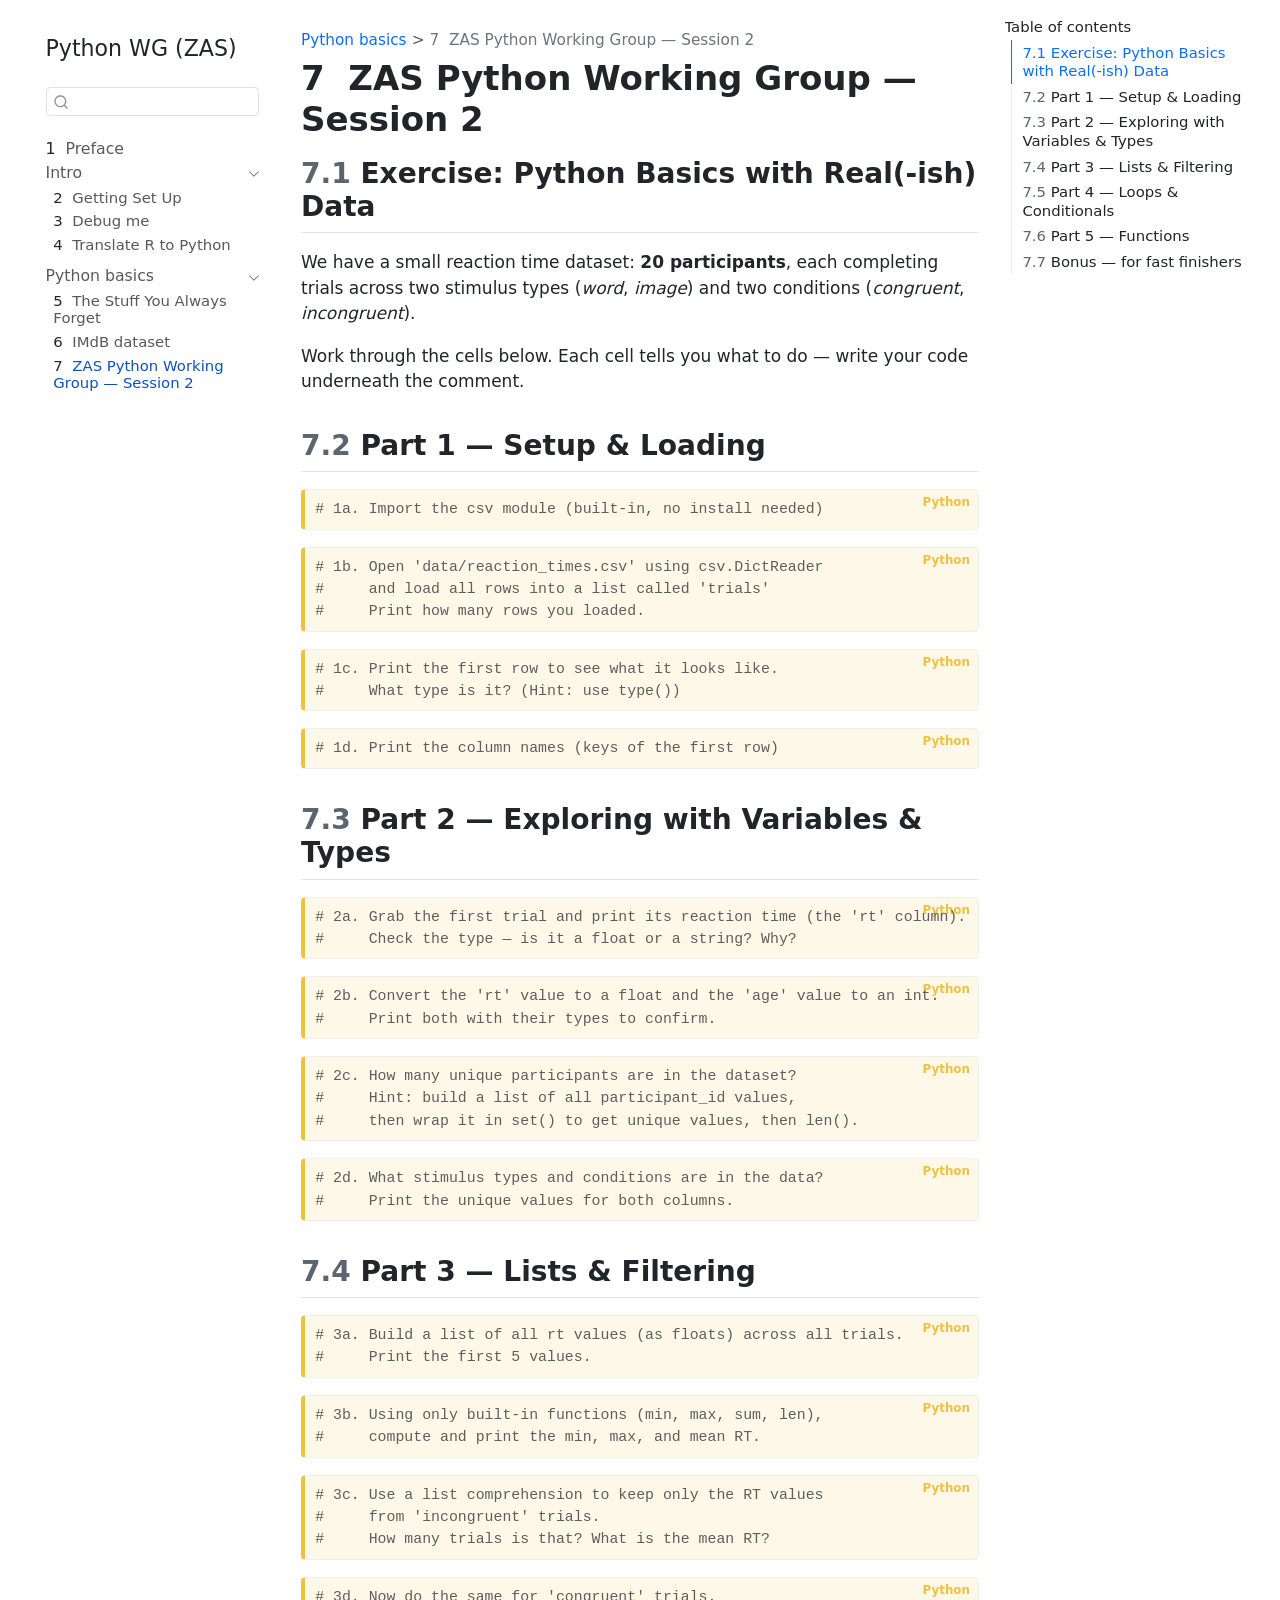
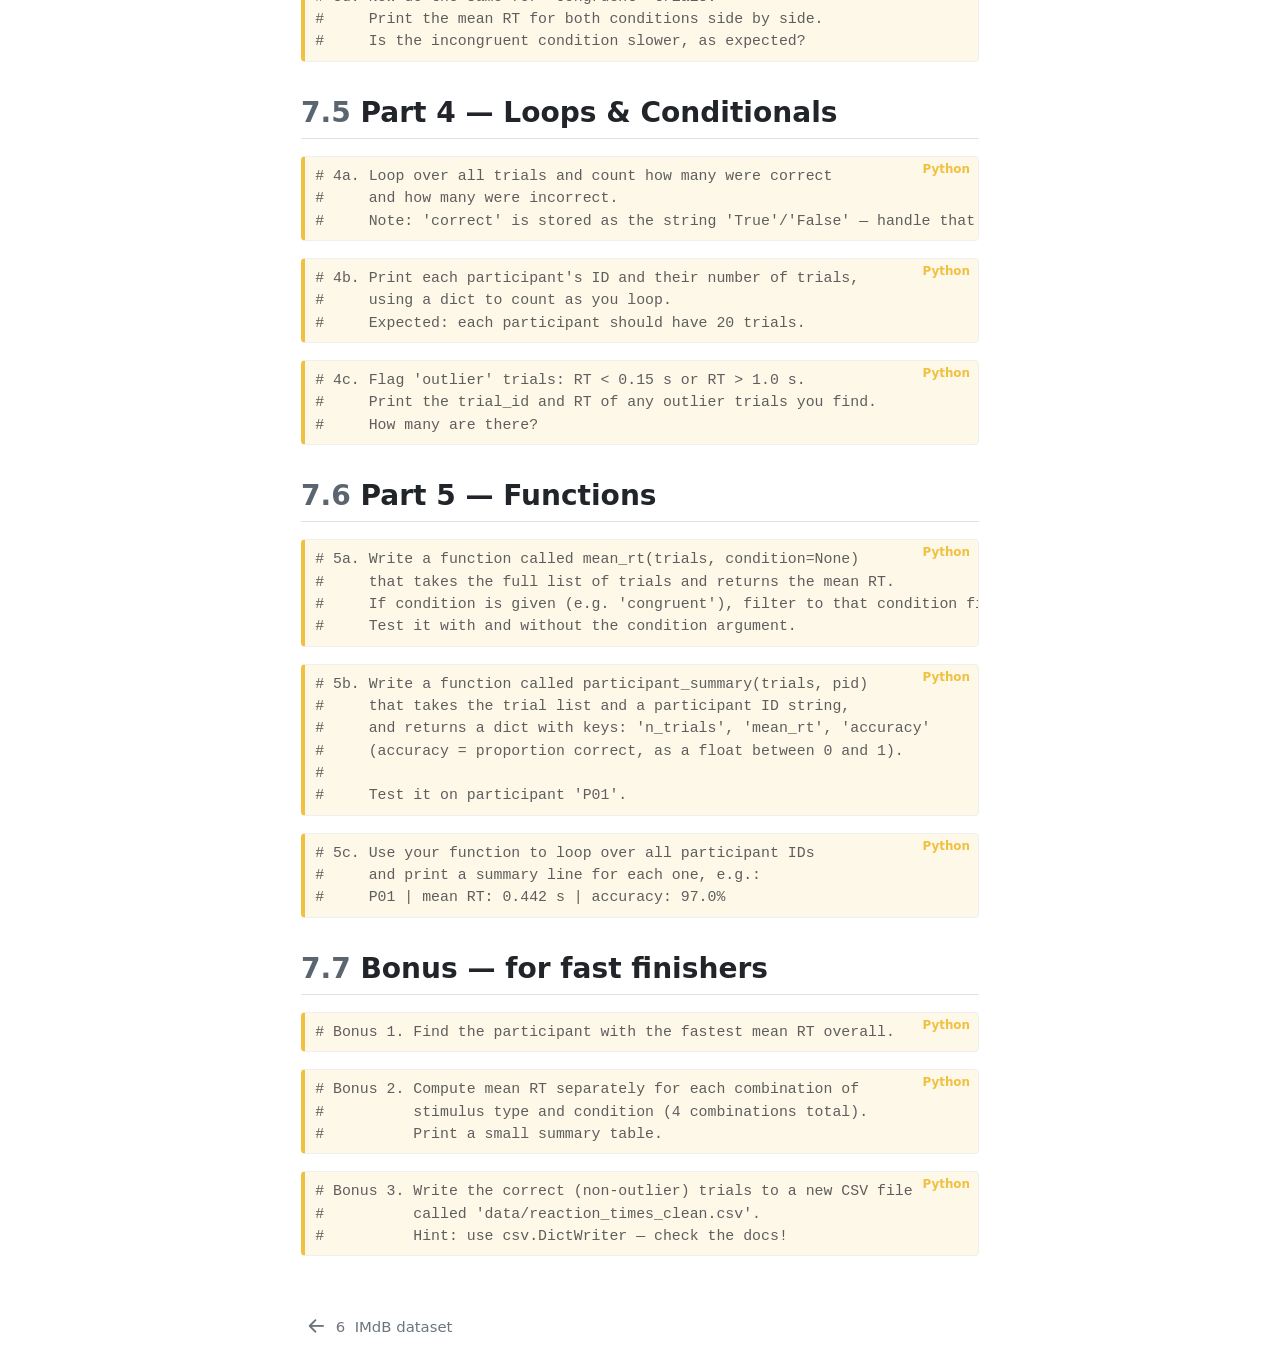
<file: daniela/02-basics/session2_exercise.html>
<!DOCTYPE html>
<html xmlns="http://www.w3.org/1999/xhtml" lang="en" xml:lang="en"><head>

<meta charset="utf-8">
<meta name="generator" content="quarto-1.5.57">

<meta name="viewport" content="width=device-width, initial-scale=1.0, user-scalable=yes">


<title>7&nbsp; ZAS Python Working Group — Session 2 – Python WG (ZAS)</title>
<style>
code{white-space: pre-wrap;}
span.smallcaps{font-variant: small-caps;}
div.columns{display: flex; gap: min(4vw, 1.5em);}
div.column{flex: auto; overflow-x: auto;}
div.hanging-indent{margin-left: 1.5em; text-indent: -1.5em;}
ul.task-list{list-style: none;}
ul.task-list li input[type="checkbox"] {
  width: 0.8em;
  margin: 0 0.8em 0.2em -1em; /* quarto-specific, see https://github.com/quarto-dev/quarto-cli/issues/4556 */ 
  vertical-align: middle;
}
/* CSS for syntax highlighting */
pre > code.sourceCode { white-space: pre; position: relative; }
pre > code.sourceCode > span { line-height: 1.25; }
pre > code.sourceCode > span:empty { height: 1.2em; }
.sourceCode { overflow: visible; }
code.sourceCode > span { color: inherit; text-decoration: inherit; }
div.sourceCode { margin: 1em 0; }
pre.sourceCode { margin: 0; }
@media screen {
div.sourceCode { overflow: auto; }
}
@media print {
pre > code.sourceCode { white-space: pre-wrap; }
pre > code.sourceCode > span { display: inline-block; text-indent: -5em; padding-left: 5em; }
}
pre.numberSource code
  { counter-reset: source-line 0; }
pre.numberSource code > span
  { position: relative; left: -4em; counter-increment: source-line; }
pre.numberSource code > span > a:first-child::before
  { content: counter(source-line);
    position: relative; left: -1em; text-align: right; vertical-align: baseline;
    border: none; display: inline-block;
    -webkit-touch-callout: none; -webkit-user-select: none;
    -khtml-user-select: none; -moz-user-select: none;
    -ms-user-select: none; user-select: none;
    padding: 0 4px; width: 4em;
  }
pre.numberSource { margin-left: 3em;  padding-left: 4px; }
div.sourceCode
  {   }
@media screen {
pre > code.sourceCode > span > a:first-child::before { text-decoration: underline; }
}
</style>


<script src="../../site_libs/quarto-nav/quarto-nav.js"></script>
<script src="../../site_libs/quarto-nav/headroom.min.js"></script>
<script src="../../site_libs/clipboard/clipboard.min.js"></script>
<script src="../../site_libs/quarto-search/autocomplete.umd.js"></script>
<script src="../../site_libs/quarto-search/fuse.min.js"></script>
<script src="../../site_libs/quarto-search/quarto-search.js"></script>
<meta name="quarto:offset" content="../../">
<link href="../../daniela/02-basics/cleaning-imdb-dataset.html" rel="prev">
<script src="../../site_libs/quarto-html/quarto.js"></script>
<script src="../../site_libs/quarto-html/popper.min.js"></script>
<script src="../../site_libs/quarto-html/tippy.umd.min.js"></script>
<script src="../../site_libs/quarto-html/anchor.min.js"></script>
<link href="../../site_libs/quarto-html/tippy.css" rel="stylesheet">
<link href="../../site_libs/quarto-html/quarto-syntax-highlighting.css" rel="stylesheet" id="quarto-text-highlighting-styles">
<script src="../../site_libs/bootstrap/bootstrap.min.js"></script>
<link href="../../site_libs/bootstrap/bootstrap-icons.css" rel="stylesheet">
<link href="../../site_libs/bootstrap/bootstrap.min.css" rel="stylesheet" id="quarto-bootstrap" data-mode="light">
<script id="quarto-search-options" type="application/json">{
  "location": "sidebar",
  "copy-button": false,
  "collapse-after": 3,
  "panel-placement": "start",
  "type": "textbox",
  "limit": 50,
  "keyboard-shortcut": [
    "f",
    "/",
    "s"
  ],
  "show-item-context": false,
  "language": {
    "search-no-results-text": "No results",
    "search-matching-documents-text": "matching documents",
    "search-copy-link-title": "Copy link to search",
    "search-hide-matches-text": "Hide additional matches",
    "search-more-match-text": "more match in this document",
    "search-more-matches-text": "more matches in this document",
    "search-clear-button-title": "Clear",
    "search-text-placeholder": "",
    "search-detached-cancel-button-title": "Cancel",
    "search-submit-button-title": "Submit",
    "search-label": "Search"
  }
}</script>


<link rel="stylesheet" href="../../styles.css">
</head>

<body class="nav-sidebar floating">

<div id="quarto-search-results"></div>
  <header id="quarto-header" class="headroom fixed-top">
  <nav class="quarto-secondary-nav">
    <div class="container-fluid d-flex">
      <button type="button" class="quarto-btn-toggle btn" data-bs-toggle="collapse" role="button" data-bs-target=".quarto-sidebar-collapse-item" aria-controls="quarto-sidebar" aria-expanded="false" aria-label="Toggle sidebar navigation" onclick="if (window.quartoToggleHeadroom) { window.quartoToggleHeadroom(); }">
        <i class="bi bi-layout-text-sidebar-reverse"></i>
      </button>
        <nav class="quarto-page-breadcrumbs" aria-label="breadcrumb"><ol class="breadcrumb"><li class="breadcrumb-item"><a href="../../daniela/02-basics/session2_handout.html">Python basics</a></li><li class="breadcrumb-item"><a href="../../daniela/02-basics/session2_exercise.html"><span class="chapter-number">7</span>&nbsp; <span class="chapter-title">ZAS Python Working Group — Session 2</span></a></li></ol></nav>
        <a class="flex-grow-1" role="navigation" data-bs-toggle="collapse" data-bs-target=".quarto-sidebar-collapse-item" aria-controls="quarto-sidebar" aria-expanded="false" aria-label="Toggle sidebar navigation" onclick="if (window.quartoToggleHeadroom) { window.quartoToggleHeadroom(); }">      
        </a>
      <button type="button" class="btn quarto-search-button" aria-label="Search" onclick="window.quartoOpenSearch();">
        <i class="bi bi-search"></i>
      </button>
    </div>
  </nav>
</header>
<!-- content -->
<div id="quarto-content" class="quarto-container page-columns page-rows-contents page-layout-article">
<!-- sidebar -->
  <nav id="quarto-sidebar" class="sidebar collapse collapse-horizontal quarto-sidebar-collapse-item sidebar-navigation floating overflow-auto">
    <div class="pt-lg-2 mt-2 text-left sidebar-header">
    <div class="sidebar-title mb-0 py-0">
      <a href="../../">Python WG (ZAS)</a> 
    </div>
      </div>
        <div class="mt-2 flex-shrink-0 align-items-center">
        <div class="sidebar-search">
        <div id="quarto-search" class="" title="Search"></div>
        </div>
        </div>
    <div class="sidebar-menu-container"> 
    <ul class="list-unstyled mt-1">
        <li class="sidebar-item">
  <div class="sidebar-item-container"> 
  <a href="../../index.html" class="sidebar-item-text sidebar-link">
 <span class="menu-text"><span class="chapter-number">1</span>&nbsp; <span class="chapter-title">Preface</span></span></a>
  </div>
</li>
        <li class="sidebar-item sidebar-item-section">
      <div class="sidebar-item-container"> 
            <a class="sidebar-item-text sidebar-link text-start" data-bs-toggle="collapse" data-bs-target="#quarto-sidebar-section-1" role="navigation" aria-expanded="true">
 <span class="menu-text">Intro</span></a>
          <a class="sidebar-item-toggle text-start" data-bs-toggle="collapse" data-bs-target="#quarto-sidebar-section-1" role="navigation" aria-expanded="true" aria-label="Toggle section">
            <i class="bi bi-chevron-right ms-2"></i>
          </a> 
      </div>
      <ul id="quarto-sidebar-section-1" class="collapse list-unstyled sidebar-section depth1 show">  
          <li class="sidebar-item">
  <div class="sidebar-item-container"> 
  <a href="../../daniela/01-intro/session1_handout.html" class="sidebar-item-text sidebar-link">
 <span class="menu-text"><span class="chapter-number">2</span>&nbsp; <span class="chapter-title">Getting Set Up</span></span></a>
  </div>
</li>
          <li class="sidebar-item">
  <div class="sidebar-item-container"> 
  <a href="../../daniela/01-intro/exercise_01_debug_me.html" class="sidebar-item-text sidebar-link">
 <span class="menu-text"><span class="chapter-number">3</span>&nbsp; <span class="chapter-title">Debug me</span></span></a>
  </div>
</li>
          <li class="sidebar-item">
  <div class="sidebar-item-container"> 
  <a href="../../daniela/01-intro/exercise_02_r_to_python.html" class="sidebar-item-text sidebar-link">
 <span class="menu-text"><span class="chapter-number">4</span>&nbsp; <span class="chapter-title">Translate R to Python</span></span></a>
  </div>
</li>
      </ul>
  </li>
        <li class="sidebar-item sidebar-item-section">
      <div class="sidebar-item-container"> 
            <a class="sidebar-item-text sidebar-link text-start" data-bs-toggle="collapse" data-bs-target="#quarto-sidebar-section-2" role="navigation" aria-expanded="true">
 <span class="menu-text">Python basics</span></a>
          <a class="sidebar-item-toggle text-start" data-bs-toggle="collapse" data-bs-target="#quarto-sidebar-section-2" role="navigation" aria-expanded="true" aria-label="Toggle section">
            <i class="bi bi-chevron-right ms-2"></i>
          </a> 
      </div>
      <ul id="quarto-sidebar-section-2" class="collapse list-unstyled sidebar-section depth1 show">  
          <li class="sidebar-item">
  <div class="sidebar-item-container"> 
  <a href="../../daniela/02-basics/session2_handout.html" class="sidebar-item-text sidebar-link">
 <span class="menu-text"><span class="chapter-number">5</span>&nbsp; <span class="chapter-title">The Stuff You Always Forget</span></span></a>
  </div>
</li>
          <li class="sidebar-item">
  <div class="sidebar-item-container"> 
  <a href="../../daniela/02-basics/cleaning-imdb-dataset.html" class="sidebar-item-text sidebar-link">
 <span class="menu-text"><span class="chapter-number">6</span>&nbsp; <span class="chapter-title">IMdB dataset</span></span></a>
  </div>
</li>
          <li class="sidebar-item">
  <div class="sidebar-item-container"> 
  <a href="../../daniela/02-basics/session2_exercise.html" class="sidebar-item-text sidebar-link active">
 <span class="menu-text"><span class="chapter-number">7</span>&nbsp; <span class="chapter-title">ZAS Python Working Group — Session 2</span></span></a>
  </div>
</li>
      </ul>
  </li>
    </ul>
    </div>
</nav>
<div id="quarto-sidebar-glass" class="quarto-sidebar-collapse-item" data-bs-toggle="collapse" data-bs-target=".quarto-sidebar-collapse-item"></div>
<!-- margin-sidebar -->
    <div id="quarto-margin-sidebar" class="sidebar margin-sidebar">
        <nav id="TOC" role="doc-toc" class="toc-active">
    <h2 id="toc-title">Table of contents</h2>
   
  <ul>
  <li><a href="#exercise-python-basics-with-real-ish-data" id="toc-exercise-python-basics-with-real-ish-data" class="nav-link active" data-scroll-target="#exercise-python-basics-with-real-ish-data"><span class="header-section-number">7.1</span> Exercise: Python Basics with Real(-ish) Data</a></li>
  <li><a href="#part-1-setup-loading" id="toc-part-1-setup-loading" class="nav-link" data-scroll-target="#part-1-setup-loading"><span class="header-section-number">7.2</span> Part 1 — Setup &amp; Loading</a></li>
  <li><a href="#part-2-exploring-with-variables-types" id="toc-part-2-exploring-with-variables-types" class="nav-link" data-scroll-target="#part-2-exploring-with-variables-types"><span class="header-section-number">7.3</span> Part 2 — Exploring with Variables &amp; Types</a></li>
  <li><a href="#part-3-lists-filtering" id="toc-part-3-lists-filtering" class="nav-link" data-scroll-target="#part-3-lists-filtering"><span class="header-section-number">7.4</span> Part 3 — Lists &amp; Filtering</a></li>
  <li><a href="#part-4-loops-conditionals" id="toc-part-4-loops-conditionals" class="nav-link" data-scroll-target="#part-4-loops-conditionals"><span class="header-section-number">7.5</span> Part 4 — Loops &amp; Conditionals</a></li>
  <li><a href="#part-5-functions" id="toc-part-5-functions" class="nav-link" data-scroll-target="#part-5-functions"><span class="header-section-number">7.6</span> Part 5 — Functions</a></li>
  <li><a href="#bonus-for-fast-finishers" id="toc-bonus-for-fast-finishers" class="nav-link" data-scroll-target="#bonus-for-fast-finishers"><span class="header-section-number">7.7</span> Bonus — for fast finishers</a></li>
  </ul>
</nav>
    </div>
<!-- main -->
<main class="content" id="quarto-document-content">

<header id="title-block-header" class="quarto-title-block default"><nav class="quarto-page-breadcrumbs quarto-title-breadcrumbs d-none d-lg-block" aria-label="breadcrumb"><ol class="breadcrumb"><li class="breadcrumb-item"><a href="../../daniela/02-basics/session2_handout.html">Python basics</a></li><li class="breadcrumb-item"><a href="../../daniela/02-basics/session2_exercise.html"><span class="chapter-number">7</span>&nbsp; <span class="chapter-title">ZAS Python Working Group — Session 2</span></a></li></ol></nav>
<div class="quarto-title">
<h1 class="title"><span class="chapter-number">7</span>&nbsp; <span class="chapter-title">ZAS Python Working Group — Session 2</span></h1>
</div>



<div class="quarto-title-meta">

    
  
    
  </div>
  


</header>


<section id="exercise-python-basics-with-real-ish-data" class="level2" data-number="7.1">
<h2 data-number="7.1" class="anchored" data-anchor-id="exercise-python-basics-with-real-ish-data"><span class="header-section-number">7.1</span> Exercise: Python Basics with Real(-ish) Data</h2>
<p>We have a small reaction time dataset: <strong>20 participants</strong>, each completing trials across two stimulus types (<em>word</em>, <em>image</em>) and two conditions (<em>congruent</em>, <em>incongruent</em>).</p>
<p>Work through the cells below. Each cell tells you what to do — write your code underneath the comment.</p>
</section>
<section id="part-1-setup-loading" class="level2" data-number="7.2">
<h2 data-number="7.2" class="anchored" data-anchor-id="part-1-setup-loading"><span class="header-section-number">7.2</span> Part 1 — Setup &amp; Loading</h2>
<div id="cell-2" class="cell" data-execution_count="1">
<div class="sourceCode cell-code" id="cb1"><pre class="sourceCode python code-with-copy"><code class="sourceCode python"><span id="cb1-1"><a href="#cb1-1" aria-hidden="true" tabindex="-1"></a><span class="co"># 1a. Import the csv module (built-in, no install needed)</span></span></code><button title="Copy to Clipboard" class="code-copy-button"><i class="bi"></i></button></pre></div>
</div>
<div id="cell-3" class="cell" data-execution_count="2">
<div class="sourceCode cell-code" id="cb2"><pre class="sourceCode python code-with-copy"><code class="sourceCode python"><span id="cb2-1"><a href="#cb2-1" aria-hidden="true" tabindex="-1"></a><span class="co"># 1b. Open 'data/reaction_times.csv' using csv.DictReader</span></span>
<span id="cb2-2"><a href="#cb2-2" aria-hidden="true" tabindex="-1"></a><span class="co">#     and load all rows into a list called 'trials'</span></span>
<span id="cb2-3"><a href="#cb2-3" aria-hidden="true" tabindex="-1"></a><span class="co">#     Print how many rows you loaded.</span></span></code><button title="Copy to Clipboard" class="code-copy-button"><i class="bi"></i></button></pre></div>
</div>
<div id="cell-4" class="cell" data-execution_count="3">
<div class="sourceCode cell-code" id="cb3"><pre class="sourceCode python code-with-copy"><code class="sourceCode python"><span id="cb3-1"><a href="#cb3-1" aria-hidden="true" tabindex="-1"></a><span class="co"># 1c. Print the first row to see what it looks like.</span></span>
<span id="cb3-2"><a href="#cb3-2" aria-hidden="true" tabindex="-1"></a><span class="co">#     What type is it? (Hint: use type())</span></span></code><button title="Copy to Clipboard" class="code-copy-button"><i class="bi"></i></button></pre></div>
</div>
<div id="cell-5" class="cell" data-execution_count="4">
<div class="sourceCode cell-code" id="cb4"><pre class="sourceCode python code-with-copy"><code class="sourceCode python"><span id="cb4-1"><a href="#cb4-1" aria-hidden="true" tabindex="-1"></a><span class="co"># 1d. Print the column names (keys of the first row)</span></span></code><button title="Copy to Clipboard" class="code-copy-button"><i class="bi"></i></button></pre></div>
</div>
</section>
<section id="part-2-exploring-with-variables-types" class="level2" data-number="7.3">
<h2 data-number="7.3" class="anchored" data-anchor-id="part-2-exploring-with-variables-types"><span class="header-section-number">7.3</span> Part 2 — Exploring with Variables &amp; Types</h2>
<div id="cell-7" class="cell" data-execution_count="5">
<div class="sourceCode cell-code" id="cb5"><pre class="sourceCode python code-with-copy"><code class="sourceCode python"><span id="cb5-1"><a href="#cb5-1" aria-hidden="true" tabindex="-1"></a><span class="co"># 2a. Grab the first trial and print its reaction time (the 'rt' column).</span></span>
<span id="cb5-2"><a href="#cb5-2" aria-hidden="true" tabindex="-1"></a><span class="co">#     Check the type — is it a float or a string? Why?</span></span></code><button title="Copy to Clipboard" class="code-copy-button"><i class="bi"></i></button></pre></div>
</div>
<div id="cell-8" class="cell" data-execution_count="6">
<div class="sourceCode cell-code" id="cb6"><pre class="sourceCode python code-with-copy"><code class="sourceCode python"><span id="cb6-1"><a href="#cb6-1" aria-hidden="true" tabindex="-1"></a><span class="co"># 2b. Convert the 'rt' value to a float and the 'age' value to an int.</span></span>
<span id="cb6-2"><a href="#cb6-2" aria-hidden="true" tabindex="-1"></a><span class="co">#     Print both with their types to confirm.</span></span></code><button title="Copy to Clipboard" class="code-copy-button"><i class="bi"></i></button></pre></div>
</div>
<div id="cell-9" class="cell" data-execution_count="7">
<div class="sourceCode cell-code" id="cb7"><pre class="sourceCode python code-with-copy"><code class="sourceCode python"><span id="cb7-1"><a href="#cb7-1" aria-hidden="true" tabindex="-1"></a><span class="co"># 2c. How many unique participants are in the dataset?</span></span>
<span id="cb7-2"><a href="#cb7-2" aria-hidden="true" tabindex="-1"></a><span class="co">#     Hint: build a list of all participant_id values,</span></span>
<span id="cb7-3"><a href="#cb7-3" aria-hidden="true" tabindex="-1"></a><span class="co">#     then wrap it in set() to get unique values, then len().</span></span></code><button title="Copy to Clipboard" class="code-copy-button"><i class="bi"></i></button></pre></div>
</div>
<div id="cell-10" class="cell" data-execution_count="8">
<div class="sourceCode cell-code" id="cb8"><pre class="sourceCode python code-with-copy"><code class="sourceCode python"><span id="cb8-1"><a href="#cb8-1" aria-hidden="true" tabindex="-1"></a><span class="co"># 2d. What stimulus types and conditions are in the data?</span></span>
<span id="cb8-2"><a href="#cb8-2" aria-hidden="true" tabindex="-1"></a><span class="co">#     Print the unique values for both columns.</span></span></code><button title="Copy to Clipboard" class="code-copy-button"><i class="bi"></i></button></pre></div>
</div>
</section>
<section id="part-3-lists-filtering" class="level2" data-number="7.4">
<h2 data-number="7.4" class="anchored" data-anchor-id="part-3-lists-filtering"><span class="header-section-number">7.4</span> Part 3 — Lists &amp; Filtering</h2>
<div id="cell-12" class="cell" data-execution_count="9">
<div class="sourceCode cell-code" id="cb9"><pre class="sourceCode python code-with-copy"><code class="sourceCode python"><span id="cb9-1"><a href="#cb9-1" aria-hidden="true" tabindex="-1"></a><span class="co"># 3a. Build a list of all rt values (as floats) across all trials.</span></span>
<span id="cb9-2"><a href="#cb9-2" aria-hidden="true" tabindex="-1"></a><span class="co">#     Print the first 5 values.</span></span></code><button title="Copy to Clipboard" class="code-copy-button"><i class="bi"></i></button></pre></div>
</div>
<div id="cell-13" class="cell" data-execution_count="10">
<div class="sourceCode cell-code" id="cb10"><pre class="sourceCode python code-with-copy"><code class="sourceCode python"><span id="cb10-1"><a href="#cb10-1" aria-hidden="true" tabindex="-1"></a><span class="co"># 3b. Using only built-in functions (min, max, sum, len),</span></span>
<span id="cb10-2"><a href="#cb10-2" aria-hidden="true" tabindex="-1"></a><span class="co">#     compute and print the min, max, and mean RT.</span></span></code><button title="Copy to Clipboard" class="code-copy-button"><i class="bi"></i></button></pre></div>
</div>
<div id="cell-14" class="cell" data-execution_count="11">
<div class="sourceCode cell-code" id="cb11"><pre class="sourceCode python code-with-copy"><code class="sourceCode python"><span id="cb11-1"><a href="#cb11-1" aria-hidden="true" tabindex="-1"></a><span class="co"># 3c. Use a list comprehension to keep only the RT values</span></span>
<span id="cb11-2"><a href="#cb11-2" aria-hidden="true" tabindex="-1"></a><span class="co">#     from 'incongruent' trials.</span></span>
<span id="cb11-3"><a href="#cb11-3" aria-hidden="true" tabindex="-1"></a><span class="co">#     How many trials is that? What is the mean RT?</span></span></code><button title="Copy to Clipboard" class="code-copy-button"><i class="bi"></i></button></pre></div>
</div>
<div id="cell-15" class="cell" data-execution_count="12">
<div class="sourceCode cell-code" id="cb12"><pre class="sourceCode python code-with-copy"><code class="sourceCode python"><span id="cb12-1"><a href="#cb12-1" aria-hidden="true" tabindex="-1"></a><span class="co"># 3d. Now do the same for 'congruent' trials.</span></span>
<span id="cb12-2"><a href="#cb12-2" aria-hidden="true" tabindex="-1"></a><span class="co">#     Print the mean RT for both conditions side by side.</span></span>
<span id="cb12-3"><a href="#cb12-3" aria-hidden="true" tabindex="-1"></a><span class="co">#     Is the incongruent condition slower, as expected?</span></span></code><button title="Copy to Clipboard" class="code-copy-button"><i class="bi"></i></button></pre></div>
</div>
</section>
<section id="part-4-loops-conditionals" class="level2" data-number="7.5">
<h2 data-number="7.5" class="anchored" data-anchor-id="part-4-loops-conditionals"><span class="header-section-number">7.5</span> Part 4 — Loops &amp; Conditionals</h2>
<div id="cell-17" class="cell" data-execution_count="13">
<div class="sourceCode cell-code" id="cb13"><pre class="sourceCode python code-with-copy"><code class="sourceCode python"><span id="cb13-1"><a href="#cb13-1" aria-hidden="true" tabindex="-1"></a><span class="co"># 4a. Loop over all trials and count how many were correct</span></span>
<span id="cb13-2"><a href="#cb13-2" aria-hidden="true" tabindex="-1"></a><span class="co">#     and how many were incorrect.</span></span>
<span id="cb13-3"><a href="#cb13-3" aria-hidden="true" tabindex="-1"></a><span class="co">#     Note: 'correct' is stored as the string 'True'/'False' — handle that!</span></span></code><button title="Copy to Clipboard" class="code-copy-button"><i class="bi"></i></button></pre></div>
</div>
<div id="cell-18" class="cell" data-execution_count="14">
<div class="sourceCode cell-code" id="cb14"><pre class="sourceCode python code-with-copy"><code class="sourceCode python"><span id="cb14-1"><a href="#cb14-1" aria-hidden="true" tabindex="-1"></a><span class="co"># 4b. Print each participant's ID and their number of trials,</span></span>
<span id="cb14-2"><a href="#cb14-2" aria-hidden="true" tabindex="-1"></a><span class="co">#     using a dict to count as you loop.</span></span>
<span id="cb14-3"><a href="#cb14-3" aria-hidden="true" tabindex="-1"></a><span class="co">#     Expected: each participant should have 20 trials.</span></span></code><button title="Copy to Clipboard" class="code-copy-button"><i class="bi"></i></button></pre></div>
</div>
<div id="cell-19" class="cell" data-execution_count="15">
<div class="sourceCode cell-code" id="cb15"><pre class="sourceCode python code-with-copy"><code class="sourceCode python"><span id="cb15-1"><a href="#cb15-1" aria-hidden="true" tabindex="-1"></a><span class="co"># 4c. Flag 'outlier' trials: RT &lt; 0.15 s or RT &gt; 1.0 s.</span></span>
<span id="cb15-2"><a href="#cb15-2" aria-hidden="true" tabindex="-1"></a><span class="co">#     Print the trial_id and RT of any outlier trials you find.</span></span>
<span id="cb15-3"><a href="#cb15-3" aria-hidden="true" tabindex="-1"></a><span class="co">#     How many are there?</span></span></code><button title="Copy to Clipboard" class="code-copy-button"><i class="bi"></i></button></pre></div>
</div>
</section>
<section id="part-5-functions" class="level2" data-number="7.6">
<h2 data-number="7.6" class="anchored" data-anchor-id="part-5-functions"><span class="header-section-number">7.6</span> Part 5 — Functions</h2>
<div id="cell-21" class="cell" data-execution_count="16">
<div class="sourceCode cell-code" id="cb16"><pre class="sourceCode python code-with-copy"><code class="sourceCode python"><span id="cb16-1"><a href="#cb16-1" aria-hidden="true" tabindex="-1"></a><span class="co"># 5a. Write a function called mean_rt(trials, condition=None)</span></span>
<span id="cb16-2"><a href="#cb16-2" aria-hidden="true" tabindex="-1"></a><span class="co">#     that takes the full list of trials and returns the mean RT.</span></span>
<span id="cb16-3"><a href="#cb16-3" aria-hidden="true" tabindex="-1"></a><span class="co">#     If condition is given (e.g. 'congruent'), filter to that condition first.</span></span>
<span id="cb16-4"><a href="#cb16-4" aria-hidden="true" tabindex="-1"></a><span class="co">#     Test it with and without the condition argument.</span></span></code><button title="Copy to Clipboard" class="code-copy-button"><i class="bi"></i></button></pre></div>
</div>
<div id="cell-22" class="cell">
<div class="sourceCode cell-code" id="cb17"><pre class="sourceCode python code-with-copy"><code class="sourceCode python"><span id="cb17-1"><a href="#cb17-1" aria-hidden="true" tabindex="-1"></a><span class="co"># 5b. Write a function called participant_summary(trials, pid)</span></span>
<span id="cb17-2"><a href="#cb17-2" aria-hidden="true" tabindex="-1"></a><span class="co">#     that takes the trial list and a participant ID string,</span></span>
<span id="cb17-3"><a href="#cb17-3" aria-hidden="true" tabindex="-1"></a><span class="co">#     and returns a dict with keys: 'n_trials', 'mean_rt', 'accuracy'</span></span>
<span id="cb17-4"><a href="#cb17-4" aria-hidden="true" tabindex="-1"></a><span class="co">#     (accuracy = proportion correct, as a float between 0 and 1).</span></span>
<span id="cb17-5"><a href="#cb17-5" aria-hidden="true" tabindex="-1"></a><span class="co">#</span></span>
<span id="cb17-6"><a href="#cb17-6" aria-hidden="true" tabindex="-1"></a><span class="co">#     Test it on participant 'P01'.</span></span></code><button title="Copy to Clipboard" class="code-copy-button"><i class="bi"></i></button></pre></div>
</div>
<div id="cell-23" class="cell" data-execution_count="18">
<div class="sourceCode cell-code" id="cb18"><pre class="sourceCode python code-with-copy"><code class="sourceCode python"><span id="cb18-1"><a href="#cb18-1" aria-hidden="true" tabindex="-1"></a><span class="co"># 5c. Use your function to loop over all participant IDs</span></span>
<span id="cb18-2"><a href="#cb18-2" aria-hidden="true" tabindex="-1"></a><span class="co">#     and print a summary line for each one, e.g.:</span></span>
<span id="cb18-3"><a href="#cb18-3" aria-hidden="true" tabindex="-1"></a><span class="co">#     P01 | mean RT: 0.442 s | accuracy: 97.0%</span></span></code><button title="Copy to Clipboard" class="code-copy-button"><i class="bi"></i></button></pre></div>
</div>
</section>
<section id="bonus-for-fast-finishers" class="level2" data-number="7.7">
<h2 data-number="7.7" class="anchored" data-anchor-id="bonus-for-fast-finishers"><span class="header-section-number">7.7</span> Bonus — for fast finishers</h2>
<div id="cell-25" class="cell" data-execution_count="19">
<div class="sourceCode cell-code" id="cb19"><pre class="sourceCode python code-with-copy"><code class="sourceCode python"><span id="cb19-1"><a href="#cb19-1" aria-hidden="true" tabindex="-1"></a><span class="co"># Bonus 1. Find the participant with the fastest mean RT overall.</span></span></code><button title="Copy to Clipboard" class="code-copy-button"><i class="bi"></i></button></pre></div>
</div>
<div id="cell-26" class="cell" data-execution_count="20">
<div class="sourceCode cell-code" id="cb20"><pre class="sourceCode python code-with-copy"><code class="sourceCode python"><span id="cb20-1"><a href="#cb20-1" aria-hidden="true" tabindex="-1"></a><span class="co"># Bonus 2. Compute mean RT separately for each combination of</span></span>
<span id="cb20-2"><a href="#cb20-2" aria-hidden="true" tabindex="-1"></a><span class="co">#          stimulus type and condition (4 combinations total).</span></span>
<span id="cb20-3"><a href="#cb20-3" aria-hidden="true" tabindex="-1"></a><span class="co">#          Print a small summary table.</span></span></code><button title="Copy to Clipboard" class="code-copy-button"><i class="bi"></i></button></pre></div>
</div>
<div id="cell-27" class="cell" data-execution_count="21">
<div class="sourceCode cell-code" id="cb21"><pre class="sourceCode python code-with-copy"><code class="sourceCode python"><span id="cb21-1"><a href="#cb21-1" aria-hidden="true" tabindex="-1"></a><span class="co"># Bonus 3. Write the correct (non-outlier) trials to a new CSV file</span></span>
<span id="cb21-2"><a href="#cb21-2" aria-hidden="true" tabindex="-1"></a><span class="co">#          called 'data/reaction_times_clean.csv'.</span></span>
<span id="cb21-3"><a href="#cb21-3" aria-hidden="true" tabindex="-1"></a><span class="co">#          Hint: use csv.DictWriter — check the docs!</span></span></code><button title="Copy to Clipboard" class="code-copy-button"><i class="bi"></i></button></pre></div>
</div>


</section>

</main> <!-- /main -->
<script id="quarto-html-after-body" type="application/javascript">
window.document.addEventListener("DOMContentLoaded", function (event) {
  const toggleBodyColorMode = (bsSheetEl) => {
    const mode = bsSheetEl.getAttribute("data-mode");
    const bodyEl = window.document.querySelector("body");
    if (mode === "dark") {
      bodyEl.classList.add("quarto-dark");
      bodyEl.classList.remove("quarto-light");
    } else {
      bodyEl.classList.add("quarto-light");
      bodyEl.classList.remove("quarto-dark");
    }
  }
  const toggleBodyColorPrimary = () => {
    const bsSheetEl = window.document.querySelector("link#quarto-bootstrap");
    if (bsSheetEl) {
      toggleBodyColorMode(bsSheetEl);
    }
  }
  toggleBodyColorPrimary();  
  const icon = "";
  const anchorJS = new window.AnchorJS();
  anchorJS.options = {
    placement: 'right',
    icon: icon
  };
  anchorJS.add('.anchored');
  const isCodeAnnotation = (el) => {
    for (const clz of el.classList) {
      if (clz.startsWith('code-annotation-')) {                     
        return true;
      }
    }
    return false;
  }
  const onCopySuccess = function(e) {
    // button target
    const button = e.trigger;
    // don't keep focus
    button.blur();
    // flash "checked"
    button.classList.add('code-copy-button-checked');
    var currentTitle = button.getAttribute("title");
    button.setAttribute("title", "Copied!");
    let tooltip;
    if (window.bootstrap) {
      button.setAttribute("data-bs-toggle", "tooltip");
      button.setAttribute("data-bs-placement", "left");
      button.setAttribute("data-bs-title", "Copied!");
      tooltip = new bootstrap.Tooltip(button, 
        { trigger: "manual", 
          customClass: "code-copy-button-tooltip",
          offset: [0, -8]});
      tooltip.show();    
    }
    setTimeout(function() {
      if (tooltip) {
        tooltip.hide();
        button.removeAttribute("data-bs-title");
        button.removeAttribute("data-bs-toggle");
        button.removeAttribute("data-bs-placement");
      }
      button.setAttribute("title", currentTitle);
      button.classList.remove('code-copy-button-checked');
    }, 1000);
    // clear code selection
    e.clearSelection();
  }
  const getTextToCopy = function(trigger) {
      const codeEl = trigger.previousElementSibling.cloneNode(true);
      for (const childEl of codeEl.children) {
        if (isCodeAnnotation(childEl)) {
          childEl.remove();
        }
      }
      return codeEl.innerText;
  }
  const clipboard = new window.ClipboardJS('.code-copy-button:not([data-in-quarto-modal])', {
    text: getTextToCopy
  });
  clipboard.on('success', onCopySuccess);
  if (window.document.getElementById('quarto-embedded-source-code-modal')) {
    // For code content inside modals, clipBoardJS needs to be initialized with a container option
    // TODO: Check when it could be a function (https://github.com/zenorocha/clipboard.js/issues/860)
    const clipboardModal = new window.ClipboardJS('.code-copy-button[data-in-quarto-modal]', {
      text: getTextToCopy,
      container: window.document.getElementById('quarto-embedded-source-code-modal')
    });
    clipboardModal.on('success', onCopySuccess);
  }
    var localhostRegex = new RegExp(/^(?:http|https):\/\/localhost\:?[0-9]*\//);
    var mailtoRegex = new RegExp(/^mailto:/);
      var filterRegex = new RegExp('/' + window.location.host + '/');
    var isInternal = (href) => {
        return filterRegex.test(href) || localhostRegex.test(href) || mailtoRegex.test(href);
    }
    // Inspect non-navigation links and adorn them if external
 	var links = window.document.querySelectorAll('a[href]:not(.nav-link):not(.navbar-brand):not(.toc-action):not(.sidebar-link):not(.sidebar-item-toggle):not(.pagination-link):not(.no-external):not([aria-hidden]):not(.dropdown-item):not(.quarto-navigation-tool):not(.about-link)');
    for (var i=0; i<links.length; i++) {
      const link = links[i];
      if (!isInternal(link.href)) {
        // undo the damage that might have been done by quarto-nav.js in the case of
        // links that we want to consider external
        if (link.dataset.originalHref !== undefined) {
          link.href = link.dataset.originalHref;
        }
      }
    }
  function tippyHover(el, contentFn, onTriggerFn, onUntriggerFn) {
    const config = {
      allowHTML: true,
      maxWidth: 500,
      delay: 100,
      arrow: false,
      appendTo: function(el) {
          return el.parentElement;
      },
      interactive: true,
      interactiveBorder: 10,
      theme: 'quarto',
      placement: 'bottom-start',
    };
    if (contentFn) {
      config.content = contentFn;
    }
    if (onTriggerFn) {
      config.onTrigger = onTriggerFn;
    }
    if (onUntriggerFn) {
      config.onUntrigger = onUntriggerFn;
    }
    window.tippy(el, config); 
  }
  const noterefs = window.document.querySelectorAll('a[role="doc-noteref"]');
  for (var i=0; i<noterefs.length; i++) {
    const ref = noterefs[i];
    tippyHover(ref, function() {
      // use id or data attribute instead here
      let href = ref.getAttribute('data-footnote-href') || ref.getAttribute('href');
      try { href = new URL(href).hash; } catch {}
      const id = href.replace(/^#\/?/, "");
      const note = window.document.getElementById(id);
      if (note) {
        return note.innerHTML;
      } else {
        return "";
      }
    });
  }
  const xrefs = window.document.querySelectorAll('a.quarto-xref');
  const processXRef = (id, note) => {
    // Strip column container classes
    const stripColumnClz = (el) => {
      el.classList.remove("page-full", "page-columns");
      if (el.children) {
        for (const child of el.children) {
          stripColumnClz(child);
        }
      }
    }
    stripColumnClz(note)
    if (id === null || id.startsWith('sec-')) {
      // Special case sections, only their first couple elements
      const container = document.createElement("div");
      if (note.children && note.children.length > 2) {
        container.appendChild(note.children[0].cloneNode(true));
        for (let i = 1; i < note.children.length; i++) {
          const child = note.children[i];
          if (child.tagName === "P" && child.innerText === "") {
            continue;
          } else {
            container.appendChild(child.cloneNode(true));
            break;
          }
        }
        if (window.Quarto?.typesetMath) {
          window.Quarto.typesetMath(container);
        }
        return container.innerHTML
      } else {
        if (window.Quarto?.typesetMath) {
          window.Quarto.typesetMath(note);
        }
        return note.innerHTML;
      }
    } else {
      // Remove any anchor links if they are present
      const anchorLink = note.querySelector('a.anchorjs-link');
      if (anchorLink) {
        anchorLink.remove();
      }
      if (window.Quarto?.typesetMath) {
        window.Quarto.typesetMath(note);
      }
      // TODO in 1.5, we should make sure this works without a callout special case
      if (note.classList.contains("callout")) {
        return note.outerHTML;
      } else {
        return note.innerHTML;
      }
    }
  }
  for (var i=0; i<xrefs.length; i++) {
    const xref = xrefs[i];
    tippyHover(xref, undefined, function(instance) {
      instance.disable();
      let url = xref.getAttribute('href');
      let hash = undefined; 
      if (url.startsWith('#')) {
        hash = url;
      } else {
        try { hash = new URL(url).hash; } catch {}
      }
      if (hash) {
        const id = hash.replace(/^#\/?/, "");
        const note = window.document.getElementById(id);
        if (note !== null) {
          try {
            const html = processXRef(id, note.cloneNode(true));
            instance.setContent(html);
          } finally {
            instance.enable();
            instance.show();
          }
        } else {
          // See if we can fetch this
          fetch(url.split('#')[0])
          .then(res => res.text())
          .then(html => {
            const parser = new DOMParser();
            const htmlDoc = parser.parseFromString(html, "text/html");
            const note = htmlDoc.getElementById(id);
            if (note !== null) {
              const html = processXRef(id, note);
              instance.setContent(html);
            } 
          }).finally(() => {
            instance.enable();
            instance.show();
          });
        }
      } else {
        // See if we can fetch a full url (with no hash to target)
        // This is a special case and we should probably do some content thinning / targeting
        fetch(url)
        .then(res => res.text())
        .then(html => {
          const parser = new DOMParser();
          const htmlDoc = parser.parseFromString(html, "text/html");
          const note = htmlDoc.querySelector('main.content');
          if (note !== null) {
            // This should only happen for chapter cross references
            // (since there is no id in the URL)
            // remove the first header
            if (note.children.length > 0 && note.children[0].tagName === "HEADER") {
              note.children[0].remove();
            }
            const html = processXRef(null, note);
            instance.setContent(html);
          } 
        }).finally(() => {
          instance.enable();
          instance.show();
        });
      }
    }, function(instance) {
    });
  }
      let selectedAnnoteEl;
      const selectorForAnnotation = ( cell, annotation) => {
        let cellAttr = 'data-code-cell="' + cell + '"';
        let lineAttr = 'data-code-annotation="' +  annotation + '"';
        const selector = 'span[' + cellAttr + '][' + lineAttr + ']';
        return selector;
      }
      const selectCodeLines = (annoteEl) => {
        const doc = window.document;
        const targetCell = annoteEl.getAttribute("data-target-cell");
        const targetAnnotation = annoteEl.getAttribute("data-target-annotation");
        const annoteSpan = window.document.querySelector(selectorForAnnotation(targetCell, targetAnnotation));
        const lines = annoteSpan.getAttribute("data-code-lines").split(",");
        const lineIds = lines.map((line) => {
          return targetCell + "-" + line;
        })
        let top = null;
        let height = null;
        let parent = null;
        if (lineIds.length > 0) {
            //compute the position of the single el (top and bottom and make a div)
            const el = window.document.getElementById(lineIds[0]);
            top = el.offsetTop;
            height = el.offsetHeight;
            parent = el.parentElement.parentElement;
          if (lineIds.length > 1) {
            const lastEl = window.document.getElementById(lineIds[lineIds.length - 1]);
            const bottom = lastEl.offsetTop + lastEl.offsetHeight;
            height = bottom - top;
          }
          if (top !== null && height !== null && parent !== null) {
            // cook up a div (if necessary) and position it 
            let div = window.document.getElementById("code-annotation-line-highlight");
            if (div === null) {
              div = window.document.createElement("div");
              div.setAttribute("id", "code-annotation-line-highlight");
              div.style.position = 'absolute';
              parent.appendChild(div);
            }
            div.style.top = top - 2 + "px";
            div.style.height = height + 4 + "px";
            div.style.left = 0;
            let gutterDiv = window.document.getElementById("code-annotation-line-highlight-gutter");
            if (gutterDiv === null) {
              gutterDiv = window.document.createElement("div");
              gutterDiv.setAttribute("id", "code-annotation-line-highlight-gutter");
              gutterDiv.style.position = 'absolute';
              const codeCell = window.document.getElementById(targetCell);
              const gutter = codeCell.querySelector('.code-annotation-gutter');
              gutter.appendChild(gutterDiv);
            }
            gutterDiv.style.top = top - 2 + "px";
            gutterDiv.style.height = height + 4 + "px";
          }
          selectedAnnoteEl = annoteEl;
        }
      };
      const unselectCodeLines = () => {
        const elementsIds = ["code-annotation-line-highlight", "code-annotation-line-highlight-gutter"];
        elementsIds.forEach((elId) => {
          const div = window.document.getElementById(elId);
          if (div) {
            div.remove();
          }
        });
        selectedAnnoteEl = undefined;
      };
        // Handle positioning of the toggle
    window.addEventListener(
      "resize",
      throttle(() => {
        elRect = undefined;
        if (selectedAnnoteEl) {
          selectCodeLines(selectedAnnoteEl);
        }
      }, 10)
    );
    function throttle(fn, ms) {
    let throttle = false;
    let timer;
      return (...args) => {
        if(!throttle) { // first call gets through
            fn.apply(this, args);
            throttle = true;
        } else { // all the others get throttled
            if(timer) clearTimeout(timer); // cancel #2
            timer = setTimeout(() => {
              fn.apply(this, args);
              timer = throttle = false;
            }, ms);
        }
      };
    }
      // Attach click handler to the DT
      const annoteDls = window.document.querySelectorAll('dt[data-target-cell]');
      for (const annoteDlNode of annoteDls) {
        annoteDlNode.addEventListener('click', (event) => {
          const clickedEl = event.target;
          if (clickedEl !== selectedAnnoteEl) {
            unselectCodeLines();
            const activeEl = window.document.querySelector('dt[data-target-cell].code-annotation-active');
            if (activeEl) {
              activeEl.classList.remove('code-annotation-active');
            }
            selectCodeLines(clickedEl);
            clickedEl.classList.add('code-annotation-active');
          } else {
            // Unselect the line
            unselectCodeLines();
            clickedEl.classList.remove('code-annotation-active');
          }
        });
      }
  const findCites = (el) => {
    const parentEl = el.parentElement;
    if (parentEl) {
      const cites = parentEl.dataset.cites;
      if (cites) {
        return {
          el,
          cites: cites.split(' ')
        };
      } else {
        return findCites(el.parentElement)
      }
    } else {
      return undefined;
    }
  };
  var bibliorefs = window.document.querySelectorAll('a[role="doc-biblioref"]');
  for (var i=0; i<bibliorefs.length; i++) {
    const ref = bibliorefs[i];
    const citeInfo = findCites(ref);
    if (citeInfo) {
      tippyHover(citeInfo.el, function() {
        var popup = window.document.createElement('div');
        citeInfo.cites.forEach(function(cite) {
          var citeDiv = window.document.createElement('div');
          citeDiv.classList.add('hanging-indent');
          citeDiv.classList.add('csl-entry');
          var biblioDiv = window.document.getElementById('ref-' + cite);
          if (biblioDiv) {
            citeDiv.innerHTML = biblioDiv.innerHTML;
          }
          popup.appendChild(citeDiv);
        });
        return popup.innerHTML;
      });
    }
  }
});
</script>
<nav class="page-navigation">
  <div class="nav-page nav-page-previous">
      <a href="../../daniela/02-basics/cleaning-imdb-dataset.html" class="pagination-link" aria-label="IMdB dataset">
        <i class="bi bi-arrow-left-short"></i> <span class="nav-page-text"><span class="chapter-number">6</span>&nbsp; <span class="chapter-title">IMdB dataset</span></span>
      </a>          
  </div>
  <div class="nav-page nav-page-next">
  </div>
</nav>
</div> <!-- /content -->




</body></html>
</file>
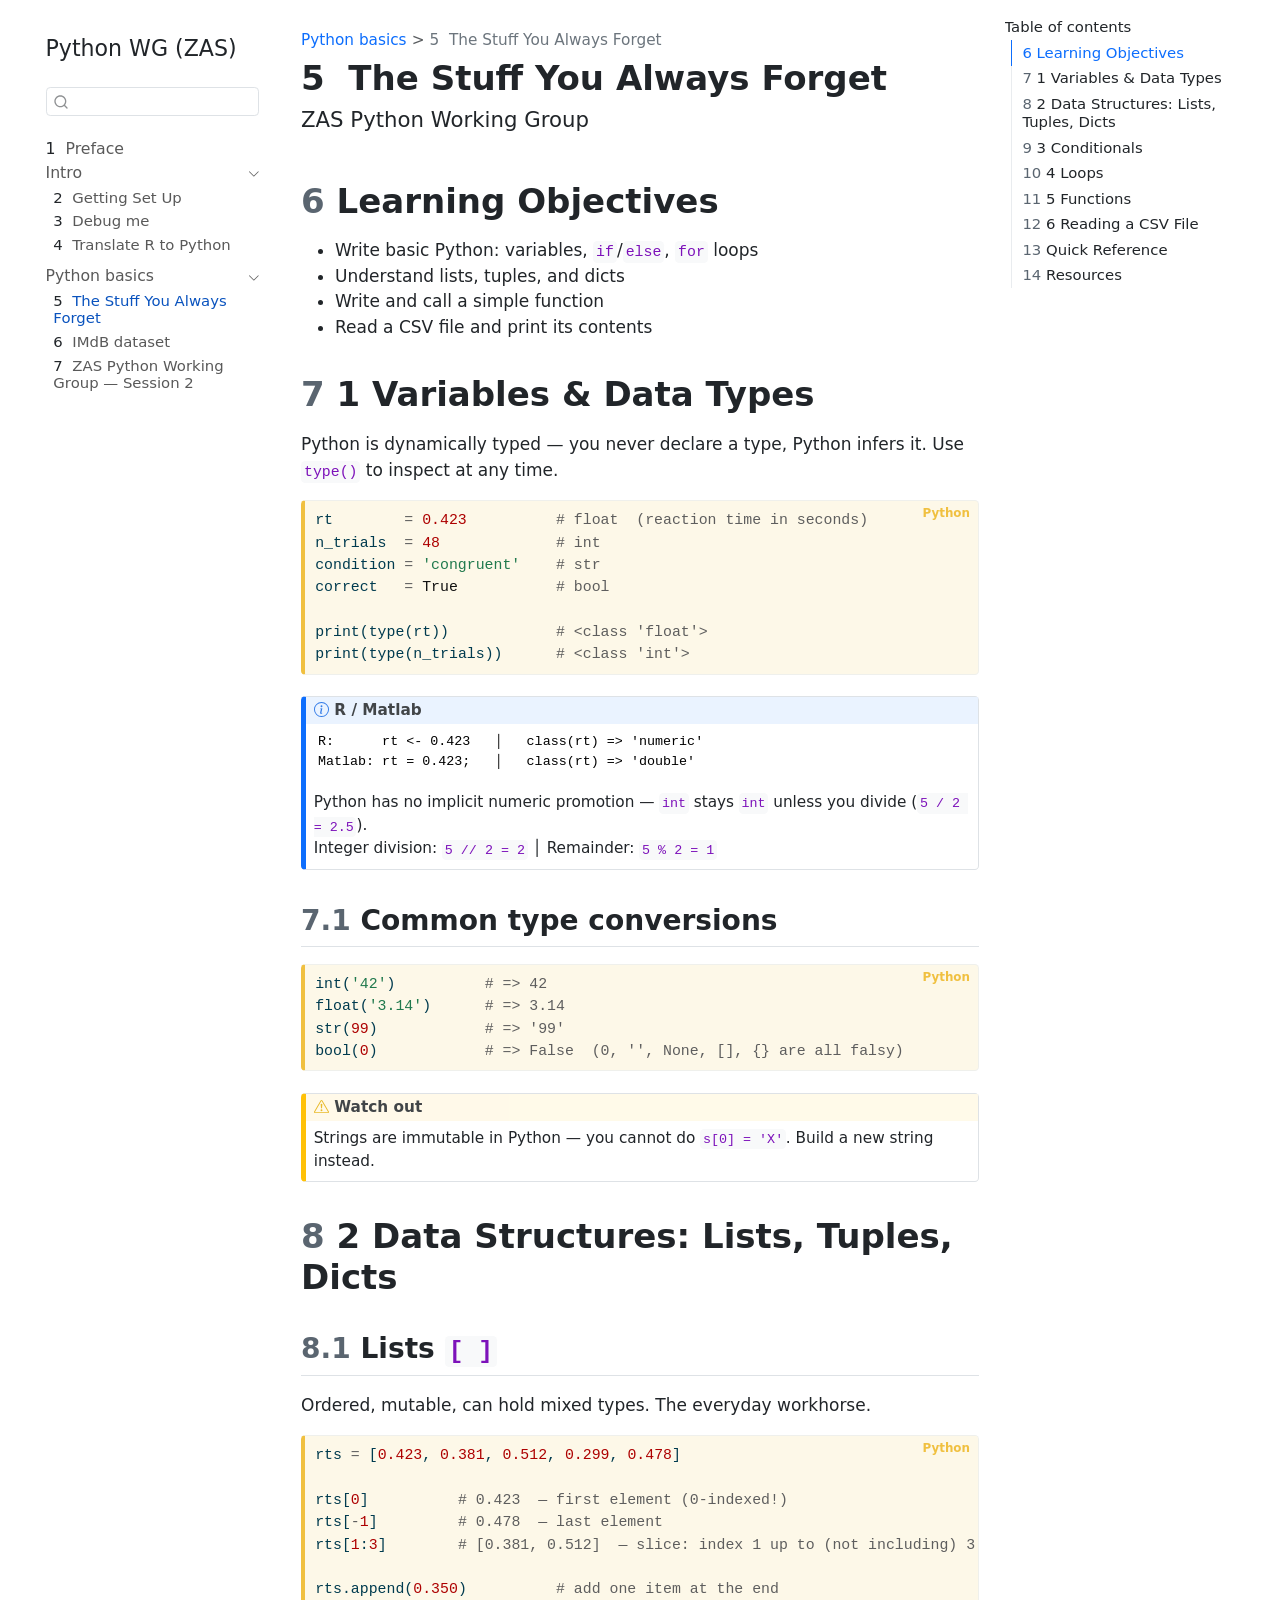
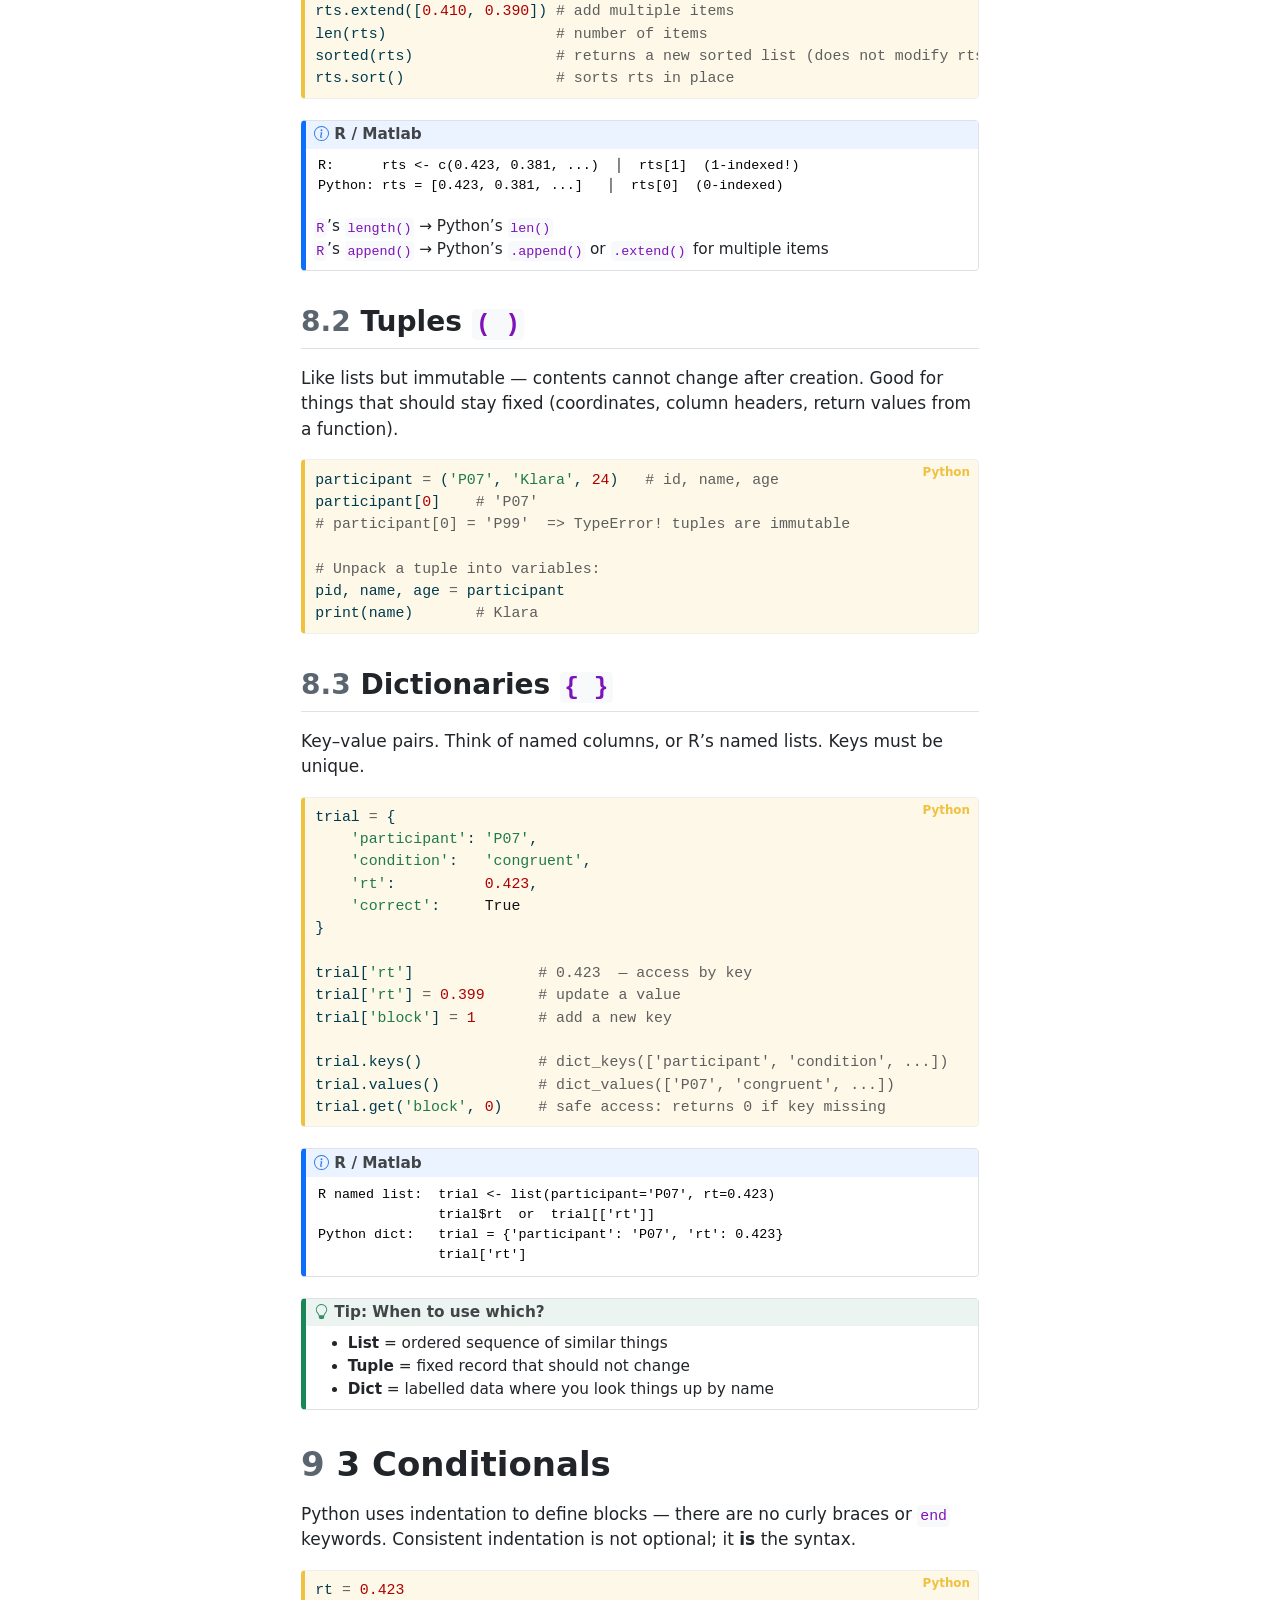
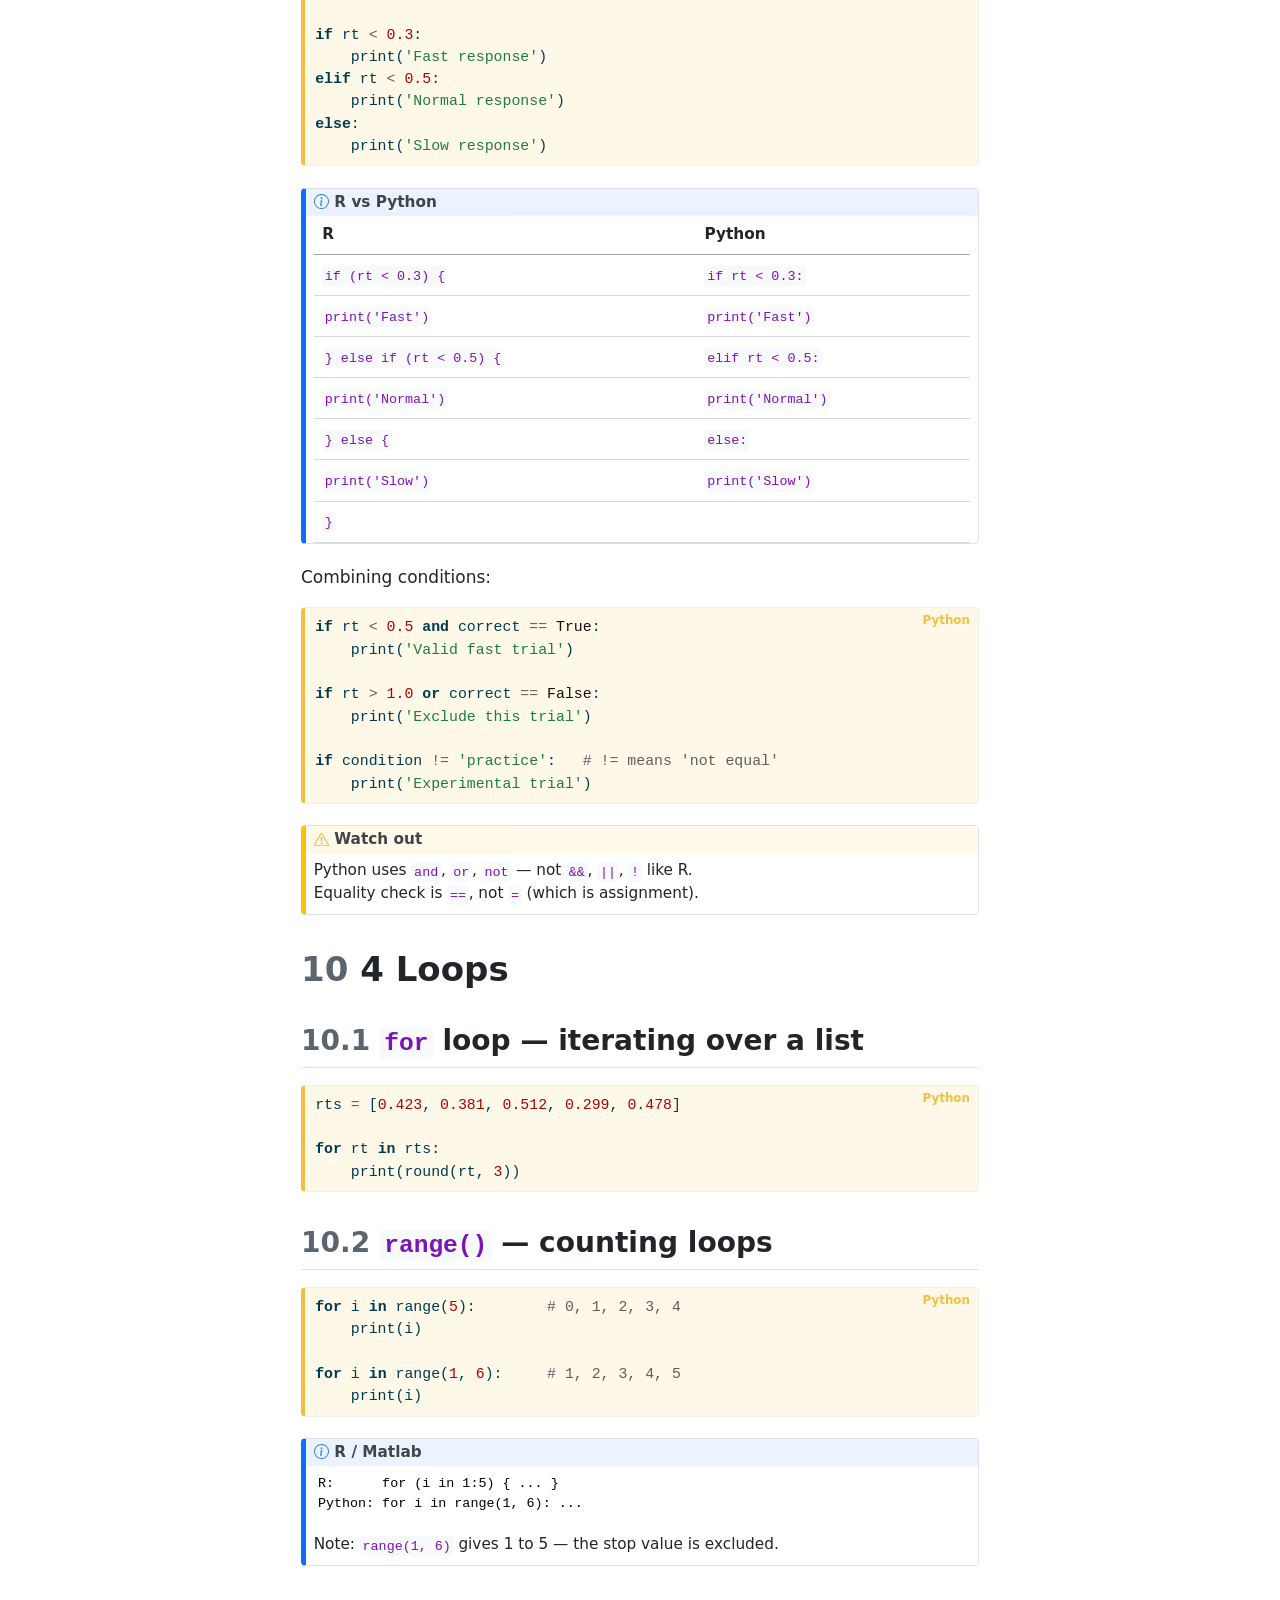
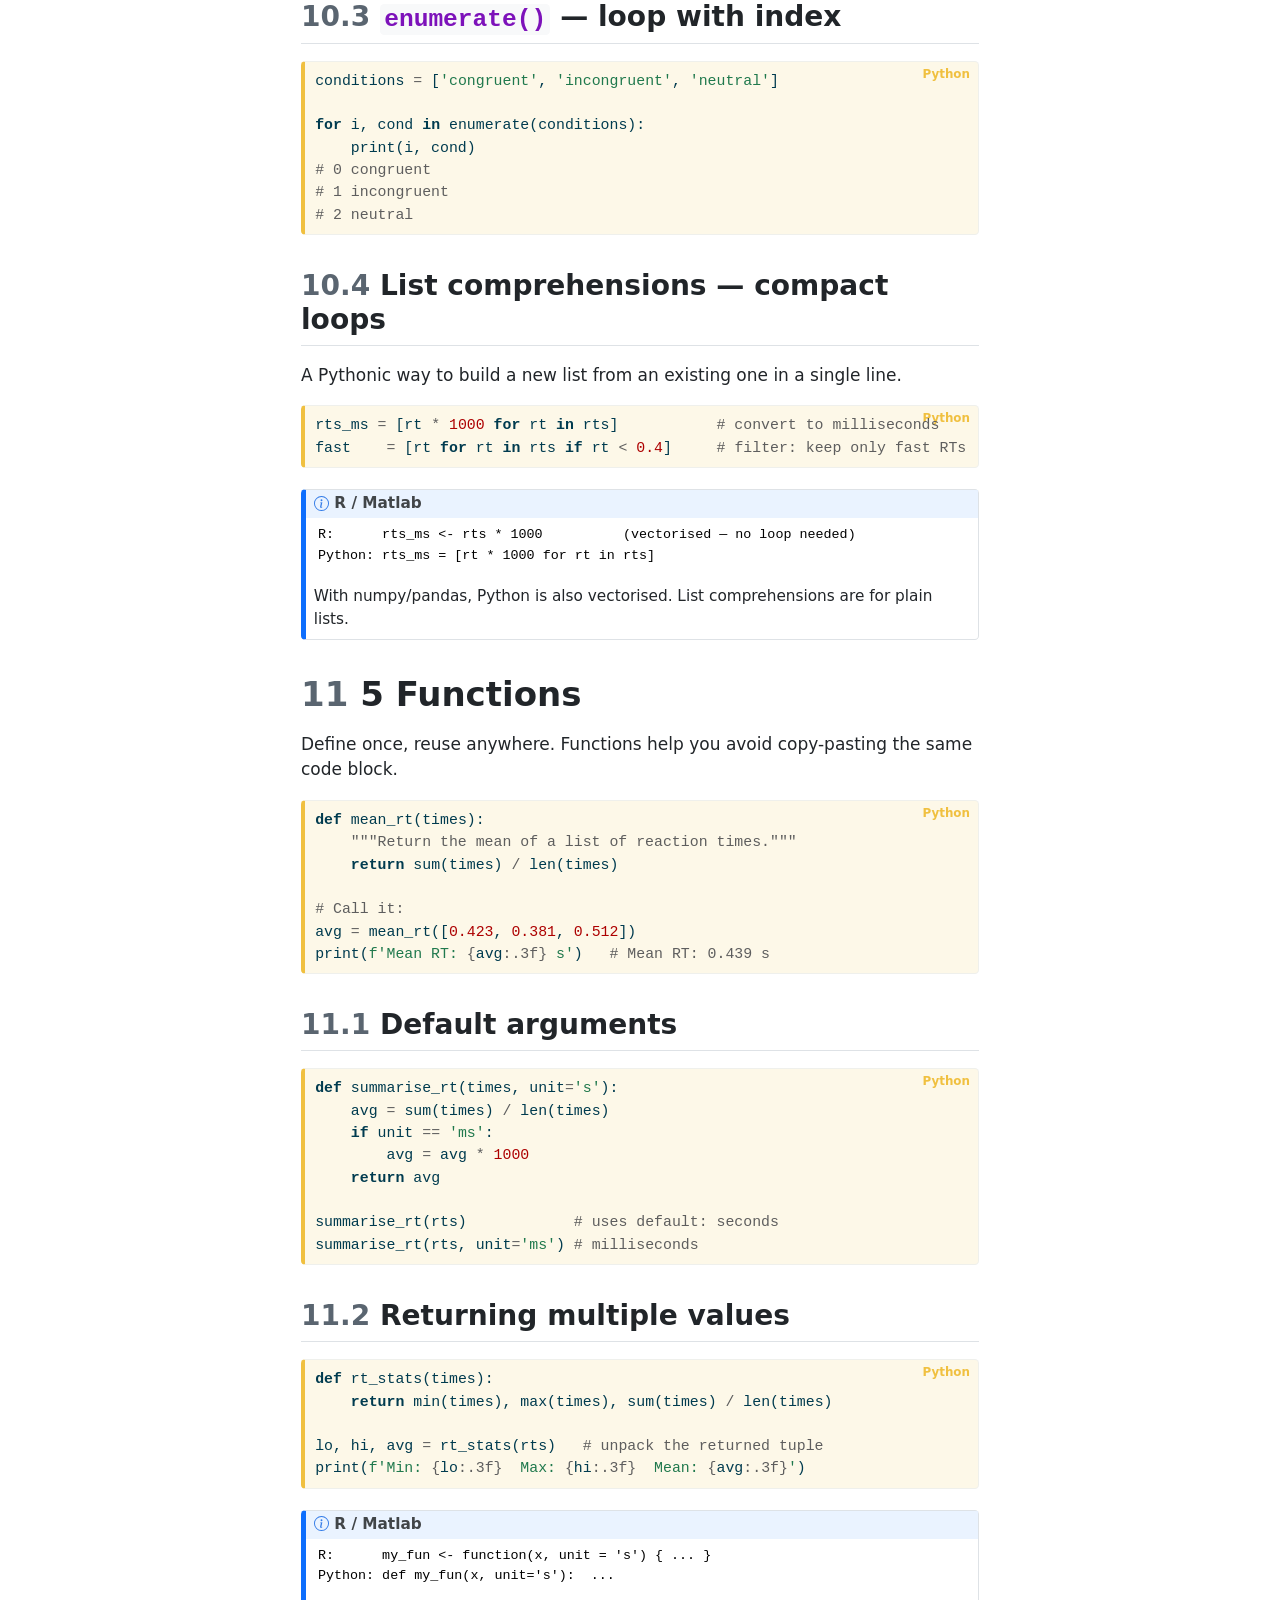
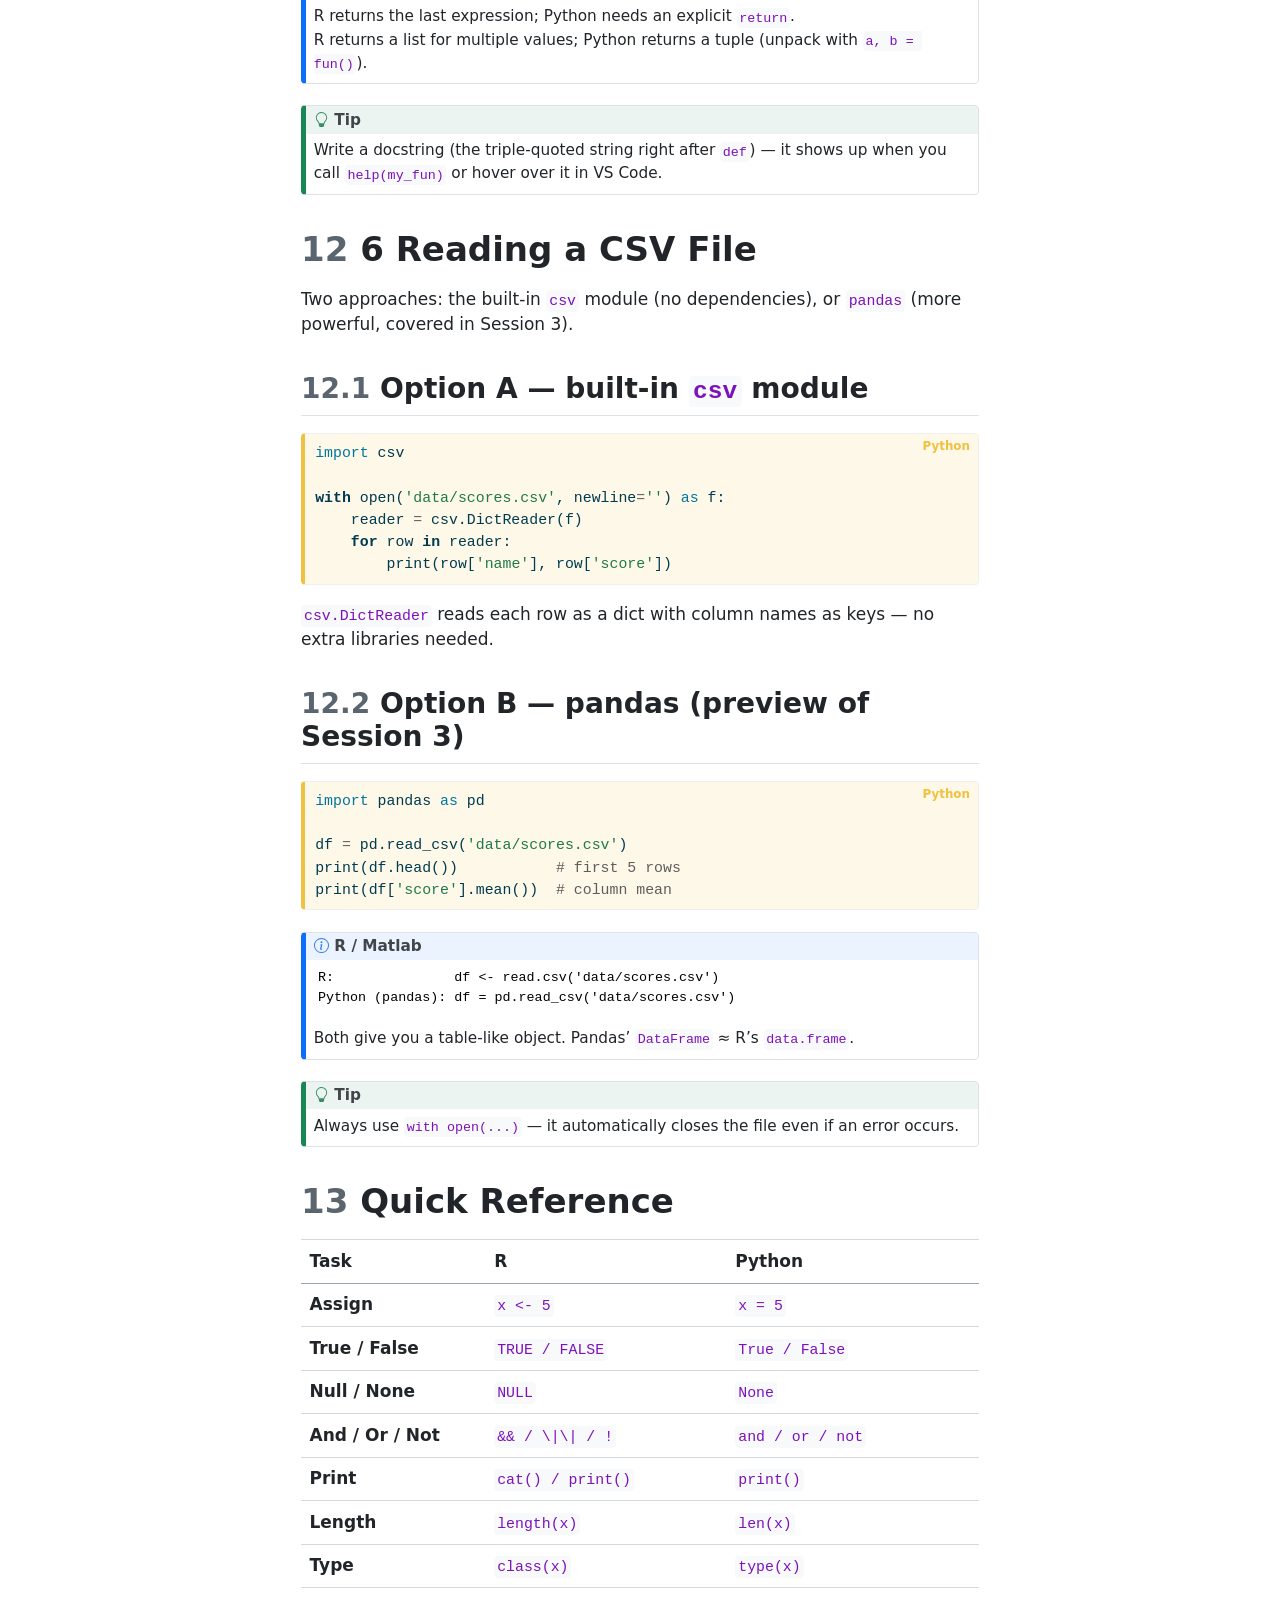
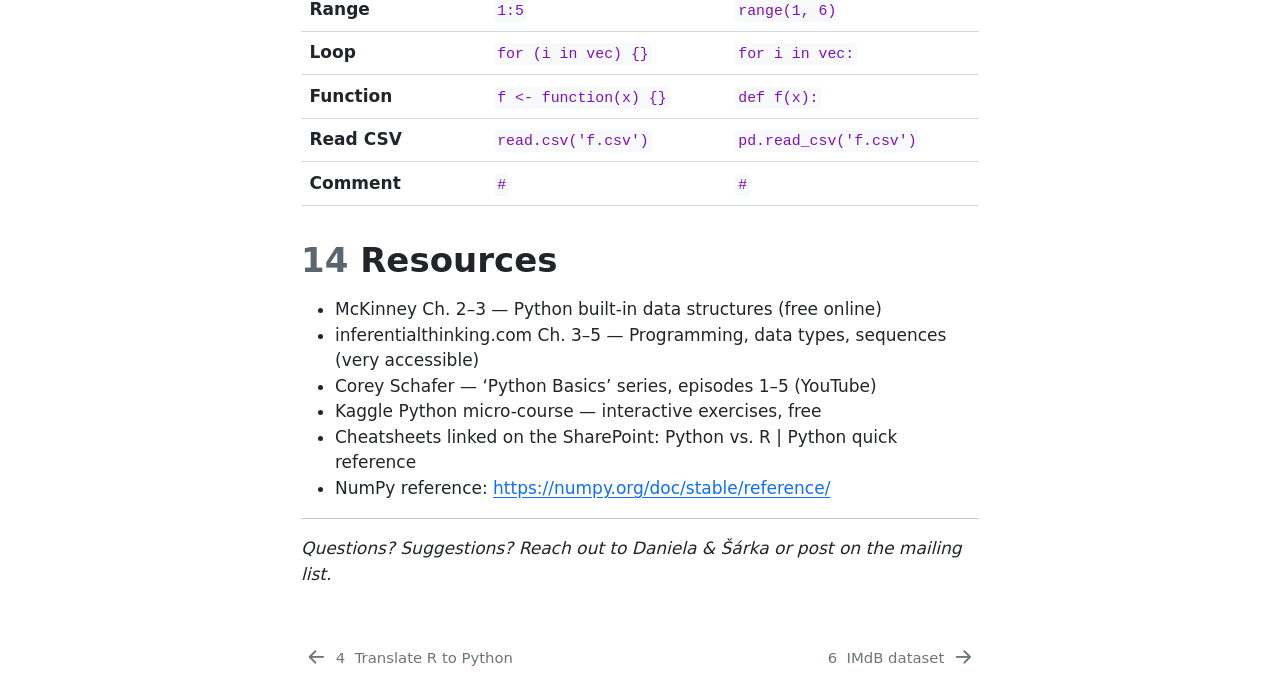
<file: daniela/02-basics/session2_handout.html>
<!DOCTYPE html>
<html xmlns="http://www.w3.org/1999/xhtml" lang="en" xml:lang="en"><head>

<meta charset="utf-8">
<meta name="generator" content="quarto-1.5.57">

<meta name="viewport" content="width=device-width, initial-scale=1.0, user-scalable=yes">

<meta name="description" content="Variables • Data types • Lists, tuples &amp; dicts • Loops • Conditionals • Functions • Reading a CSV">

<title>5&nbsp; The Stuff You Always Forget – Python WG (ZAS)</title>
<style>
code{white-space: pre-wrap;}
span.smallcaps{font-variant: small-caps;}
div.columns{display: flex; gap: min(4vw, 1.5em);}
div.column{flex: auto; overflow-x: auto;}
div.hanging-indent{margin-left: 1.5em; text-indent: -1.5em;}
ul.task-list{list-style: none;}
ul.task-list li input[type="checkbox"] {
  width: 0.8em;
  margin: 0 0.8em 0.2em -1em; /* quarto-specific, see https://github.com/quarto-dev/quarto-cli/issues/4556 */ 
  vertical-align: middle;
}
/* CSS for syntax highlighting */
pre > code.sourceCode { white-space: pre; position: relative; }
pre > code.sourceCode > span { line-height: 1.25; }
pre > code.sourceCode > span:empty { height: 1.2em; }
.sourceCode { overflow: visible; }
code.sourceCode > span { color: inherit; text-decoration: inherit; }
div.sourceCode { margin: 1em 0; }
pre.sourceCode { margin: 0; }
@media screen {
div.sourceCode { overflow: auto; }
}
@media print {
pre > code.sourceCode { white-space: pre-wrap; }
pre > code.sourceCode > span { display: inline-block; text-indent: -5em; padding-left: 5em; }
}
pre.numberSource code
  { counter-reset: source-line 0; }
pre.numberSource code > span
  { position: relative; left: -4em; counter-increment: source-line; }
pre.numberSource code > span > a:first-child::before
  { content: counter(source-line);
    position: relative; left: -1em; text-align: right; vertical-align: baseline;
    border: none; display: inline-block;
    -webkit-touch-callout: none; -webkit-user-select: none;
    -khtml-user-select: none; -moz-user-select: none;
    -ms-user-select: none; user-select: none;
    padding: 0 4px; width: 4em;
  }
pre.numberSource { margin-left: 3em;  padding-left: 4px; }
div.sourceCode
  {   }
@media screen {
pre > code.sourceCode > span > a:first-child::before { text-decoration: underline; }
}
</style>


<script src="../../site_libs/quarto-nav/quarto-nav.js"></script>
<script src="../../site_libs/quarto-nav/headroom.min.js"></script>
<script src="../../site_libs/clipboard/clipboard.min.js"></script>
<script src="../../site_libs/quarto-search/autocomplete.umd.js"></script>
<script src="../../site_libs/quarto-search/fuse.min.js"></script>
<script src="../../site_libs/quarto-search/quarto-search.js"></script>
<meta name="quarto:offset" content="../../">
<link href="../../daniela/02-basics/cleaning-imdb-dataset.html" rel="next">
<link href="../../daniela/01-intro/exercise_02_r_to_python.html" rel="prev">
<script src="../../site_libs/quarto-html/quarto.js"></script>
<script src="../../site_libs/quarto-html/popper.min.js"></script>
<script src="../../site_libs/quarto-html/tippy.umd.min.js"></script>
<script src="../../site_libs/quarto-html/anchor.min.js"></script>
<link href="../../site_libs/quarto-html/tippy.css" rel="stylesheet">
<link href="../../site_libs/quarto-html/quarto-syntax-highlighting.css" rel="stylesheet" id="quarto-text-highlighting-styles">
<script src="../../site_libs/bootstrap/bootstrap.min.js"></script>
<link href="../../site_libs/bootstrap/bootstrap-icons.css" rel="stylesheet">
<link href="../../site_libs/bootstrap/bootstrap.min.css" rel="stylesheet" id="quarto-bootstrap" data-mode="light">
<script id="quarto-search-options" type="application/json">{
  "location": "sidebar",
  "copy-button": false,
  "collapse-after": 3,
  "panel-placement": "start",
  "type": "textbox",
  "limit": 50,
  "keyboard-shortcut": [
    "f",
    "/",
    "s"
  ],
  "show-item-context": false,
  "language": {
    "search-no-results-text": "No results",
    "search-matching-documents-text": "matching documents",
    "search-copy-link-title": "Copy link to search",
    "search-hide-matches-text": "Hide additional matches",
    "search-more-match-text": "more match in this document",
    "search-more-matches-text": "more matches in this document",
    "search-clear-button-title": "Clear",
    "search-text-placeholder": "",
    "search-detached-cancel-button-title": "Cancel",
    "search-submit-button-title": "Submit",
    "search-label": "Search"
  }
}</script>


<link rel="stylesheet" href="../../styles.css">
</head>

<body class="nav-sidebar floating">

<div id="quarto-search-results"></div>
  <header id="quarto-header" class="headroom fixed-top">
  <nav class="quarto-secondary-nav">
    <div class="container-fluid d-flex">
      <button type="button" class="quarto-btn-toggle btn" data-bs-toggle="collapse" role="button" data-bs-target=".quarto-sidebar-collapse-item" aria-controls="quarto-sidebar" aria-expanded="false" aria-label="Toggle sidebar navigation" onclick="if (window.quartoToggleHeadroom) { window.quartoToggleHeadroom(); }">
        <i class="bi bi-layout-text-sidebar-reverse"></i>
      </button>
        <nav class="quarto-page-breadcrumbs" aria-label="breadcrumb"><ol class="breadcrumb"><li class="breadcrumb-item"><a href="../../daniela/02-basics/session2_handout.html">Python basics</a></li><li class="breadcrumb-item"><a href="../../daniela/02-basics/session2_handout.html"><span class="chapter-number">5</span>&nbsp; <span class="chapter-title">The Stuff You Always Forget</span></a></li></ol></nav>
        <a class="flex-grow-1" role="navigation" data-bs-toggle="collapse" data-bs-target=".quarto-sidebar-collapse-item" aria-controls="quarto-sidebar" aria-expanded="false" aria-label="Toggle sidebar navigation" onclick="if (window.quartoToggleHeadroom) { window.quartoToggleHeadroom(); }">      
        </a>
      <button type="button" class="btn quarto-search-button" aria-label="Search" onclick="window.quartoOpenSearch();">
        <i class="bi bi-search"></i>
      </button>
    </div>
  </nav>
</header>
<!-- content -->
<div id="quarto-content" class="quarto-container page-columns page-rows-contents page-layout-article">
<!-- sidebar -->
  <nav id="quarto-sidebar" class="sidebar collapse collapse-horizontal quarto-sidebar-collapse-item sidebar-navigation floating overflow-auto">
    <div class="pt-lg-2 mt-2 text-left sidebar-header">
    <div class="sidebar-title mb-0 py-0">
      <a href="../../">Python WG (ZAS)</a> 
    </div>
      </div>
        <div class="mt-2 flex-shrink-0 align-items-center">
        <div class="sidebar-search">
        <div id="quarto-search" class="" title="Search"></div>
        </div>
        </div>
    <div class="sidebar-menu-container"> 
    <ul class="list-unstyled mt-1">
        <li class="sidebar-item">
  <div class="sidebar-item-container"> 
  <a href="../../index.html" class="sidebar-item-text sidebar-link">
 <span class="menu-text"><span class="chapter-number">1</span>&nbsp; <span class="chapter-title">Preface</span></span></a>
  </div>
</li>
        <li class="sidebar-item sidebar-item-section">
      <div class="sidebar-item-container"> 
            <a class="sidebar-item-text sidebar-link text-start" data-bs-toggle="collapse" data-bs-target="#quarto-sidebar-section-1" role="navigation" aria-expanded="true">
 <span class="menu-text">Intro</span></a>
          <a class="sidebar-item-toggle text-start" data-bs-toggle="collapse" data-bs-target="#quarto-sidebar-section-1" role="navigation" aria-expanded="true" aria-label="Toggle section">
            <i class="bi bi-chevron-right ms-2"></i>
          </a> 
      </div>
      <ul id="quarto-sidebar-section-1" class="collapse list-unstyled sidebar-section depth1 show">  
          <li class="sidebar-item">
  <div class="sidebar-item-container"> 
  <a href="../../daniela/01-intro/session1_handout.html" class="sidebar-item-text sidebar-link">
 <span class="menu-text"><span class="chapter-number">2</span>&nbsp; <span class="chapter-title">Getting Set Up</span></span></a>
  </div>
</li>
          <li class="sidebar-item">
  <div class="sidebar-item-container"> 
  <a href="../../daniela/01-intro/exercise_01_debug_me.html" class="sidebar-item-text sidebar-link">
 <span class="menu-text"><span class="chapter-number">3</span>&nbsp; <span class="chapter-title">Debug me</span></span></a>
  </div>
</li>
          <li class="sidebar-item">
  <div class="sidebar-item-container"> 
  <a href="../../daniela/01-intro/exercise_02_r_to_python.html" class="sidebar-item-text sidebar-link">
 <span class="menu-text"><span class="chapter-number">4</span>&nbsp; <span class="chapter-title">Translate R to Python</span></span></a>
  </div>
</li>
      </ul>
  </li>
        <li class="sidebar-item sidebar-item-section">
      <div class="sidebar-item-container"> 
            <a class="sidebar-item-text sidebar-link text-start" data-bs-toggle="collapse" data-bs-target="#quarto-sidebar-section-2" role="navigation" aria-expanded="true">
 <span class="menu-text">Python basics</span></a>
          <a class="sidebar-item-toggle text-start" data-bs-toggle="collapse" data-bs-target="#quarto-sidebar-section-2" role="navigation" aria-expanded="true" aria-label="Toggle section">
            <i class="bi bi-chevron-right ms-2"></i>
          </a> 
      </div>
      <ul id="quarto-sidebar-section-2" class="collapse list-unstyled sidebar-section depth1 show">  
          <li class="sidebar-item">
  <div class="sidebar-item-container"> 
  <a href="../../daniela/02-basics/session2_handout.html" class="sidebar-item-text sidebar-link active">
 <span class="menu-text"><span class="chapter-number">5</span>&nbsp; <span class="chapter-title">The Stuff You Always Forget</span></span></a>
  </div>
</li>
          <li class="sidebar-item">
  <div class="sidebar-item-container"> 
  <a href="../../daniela/02-basics/cleaning-imdb-dataset.html" class="sidebar-item-text sidebar-link">
 <span class="menu-text"><span class="chapter-number">6</span>&nbsp; <span class="chapter-title">IMdB dataset</span></span></a>
  </div>
</li>
          <li class="sidebar-item">
  <div class="sidebar-item-container"> 
  <a href="../../daniela/02-basics/session2_exercise.html" class="sidebar-item-text sidebar-link">
 <span class="menu-text"><span class="chapter-number">7</span>&nbsp; <span class="chapter-title">ZAS Python Working Group — Session 2</span></span></a>
  </div>
</li>
      </ul>
  </li>
    </ul>
    </div>
</nav>
<div id="quarto-sidebar-glass" class="quarto-sidebar-collapse-item" data-bs-toggle="collapse" data-bs-target=".quarto-sidebar-collapse-item"></div>
<!-- margin-sidebar -->
    <div id="quarto-margin-sidebar" class="sidebar margin-sidebar">
        <nav id="TOC" role="doc-toc" class="toc-active">
    <h2 id="toc-title">Table of contents</h2>
   
  <ul>
  <li><a href="#learning-objectives" id="toc-learning-objectives" class="nav-link active" data-scroll-target="#learning-objectives"><span class="header-section-number">6</span> Learning Objectives</a></li>
  <li><a href="#variables-data-types" id="toc-variables-data-types" class="nav-link" data-scroll-target="#variables-data-types"><span class="header-section-number">7</span> 1 Variables &amp; Data Types</a>
  <ul class="collapse">
  <li><a href="#common-type-conversions" id="toc-common-type-conversions" class="nav-link" data-scroll-target="#common-type-conversions"><span class="header-section-number">7.1</span> Common type conversions</a></li>
  </ul></li>
  <li><a href="#data-structures-lists-tuples-dicts" id="toc-data-structures-lists-tuples-dicts" class="nav-link" data-scroll-target="#data-structures-lists-tuples-dicts"><span class="header-section-number">8</span> 2 Data Structures: Lists, Tuples, Dicts</a>
  <ul class="collapse">
  <li><a href="#lists" id="toc-lists" class="nav-link" data-scroll-target="#lists"><span class="header-section-number">8.1</span> Lists <code>[ ]</code></a></li>
  <li><a href="#tuples" id="toc-tuples" class="nav-link" data-scroll-target="#tuples"><span class="header-section-number">8.2</span> Tuples <code>( )</code></a></li>
  <li><a href="#dictionaries" id="toc-dictionaries" class="nav-link" data-scroll-target="#dictionaries"><span class="header-section-number">8.3</span> Dictionaries <code>{ }</code></a></li>
  </ul></li>
  <li><a href="#conditionals" id="toc-conditionals" class="nav-link" data-scroll-target="#conditionals"><span class="header-section-number">9</span> 3 Conditionals</a></li>
  <li><a href="#loops" id="toc-loops" class="nav-link" data-scroll-target="#loops"><span class="header-section-number">10</span> 4 Loops</a>
  <ul class="collapse">
  <li><a href="#for-loop-iterating-over-a-list" id="toc-for-loop-iterating-over-a-list" class="nav-link" data-scroll-target="#for-loop-iterating-over-a-list"><span class="header-section-number">10.1</span> <code>for</code> loop — iterating over a list</a></li>
  <li><a href="#range-counting-loops" id="toc-range-counting-loops" class="nav-link" data-scroll-target="#range-counting-loops"><span class="header-section-number">10.2</span> <code>range()</code> — counting loops</a></li>
  <li><a href="#enumerate-loop-with-index" id="toc-enumerate-loop-with-index" class="nav-link" data-scroll-target="#enumerate-loop-with-index"><span class="header-section-number">10.3</span> <code>enumerate()</code> — loop with index</a></li>
  <li><a href="#list-comprehensions-compact-loops" id="toc-list-comprehensions-compact-loops" class="nav-link" data-scroll-target="#list-comprehensions-compact-loops"><span class="header-section-number">10.4</span> List comprehensions — compact loops</a></li>
  </ul></li>
  <li><a href="#functions" id="toc-functions" class="nav-link" data-scroll-target="#functions"><span class="header-section-number">11</span> 5 Functions</a>
  <ul class="collapse">
  <li><a href="#default-arguments" id="toc-default-arguments" class="nav-link" data-scroll-target="#default-arguments"><span class="header-section-number">11.1</span> Default arguments</a></li>
  <li><a href="#returning-multiple-values" id="toc-returning-multiple-values" class="nav-link" data-scroll-target="#returning-multiple-values"><span class="header-section-number">11.2</span> Returning multiple values</a></li>
  </ul></li>
  <li><a href="#reading-a-csv-file" id="toc-reading-a-csv-file" class="nav-link" data-scroll-target="#reading-a-csv-file"><span class="header-section-number">12</span> 6 Reading a CSV File</a>
  <ul class="collapse">
  <li><a href="#option-a-built-in-csv-module" id="toc-option-a-built-in-csv-module" class="nav-link" data-scroll-target="#option-a-built-in-csv-module"><span class="header-section-number">12.1</span> Option A — built-in <code>csv</code> module</a></li>
  <li><a href="#option-b-pandas-preview-of-session-3" id="toc-option-b-pandas-preview-of-session-3" class="nav-link" data-scroll-target="#option-b-pandas-preview-of-session-3"><span class="header-section-number">12.2</span> Option B — pandas (preview of Session 3)</a></li>
  </ul></li>
  <li><a href="#quick-reference" id="toc-quick-reference" class="nav-link" data-scroll-target="#quick-reference"><span class="header-section-number">13</span> Quick Reference</a></li>
  <li><a href="#resources" id="toc-resources" class="nav-link" data-scroll-target="#resources"><span class="header-section-number">14</span> Resources</a></li>
  </ul>
</nav>
    </div>
<!-- main -->
<main class="content" id="quarto-document-content">

<header id="title-block-header" class="quarto-title-block default"><nav class="quarto-page-breadcrumbs quarto-title-breadcrumbs d-none d-lg-block" aria-label="breadcrumb"><ol class="breadcrumb"><li class="breadcrumb-item"><a href="../../daniela/02-basics/session2_handout.html">Python basics</a></li><li class="breadcrumb-item"><a href="../../daniela/02-basics/session2_handout.html"><span class="chapter-number">5</span>&nbsp; <span class="chapter-title">The Stuff You Always Forget</span></a></li></ol></nav>
<div class="quarto-title">
<h1 class="title"><span class="chapter-number">5</span>&nbsp; <span class="chapter-title">The Stuff You Always Forget</span></h1>
<p class="subtitle lead">ZAS Python Working Group</p>
</div>



<div class="quarto-title-meta">

    
  
    
  </div>
  


</header>


<section id="learning-objectives" class="level1" data-number="6">
<h1 data-number="6"><span class="header-section-number">6</span> Learning Objectives</h1>
<ul>
<li>Write basic Python: variables, <code>if</code>/<code>else</code>, <code>for</code> loops</li>
<li>Understand lists, tuples, and dicts</li>
<li>Write and call a simple function</li>
<li>Read a CSV file and print its contents</li>
</ul>
</section>
<section id="variables-data-types" class="level1" data-number="7">
<h1 data-number="7"><span class="header-section-number">7</span> 1 Variables &amp; Data Types</h1>
<p>Python is dynamically typed — you never declare a type, Python infers it. Use <code>type()</code> to inspect at any time.</p>
<div class="sourceCode" id="cb1"><pre class="sourceCode python code-with-copy"><code class="sourceCode python"><span id="cb1-1"><a href="#cb1-1" aria-hidden="true" tabindex="-1"></a>rt        <span class="op">=</span> <span class="fl">0.423</span>          <span class="co"># float  (reaction time in seconds)</span></span>
<span id="cb1-2"><a href="#cb1-2" aria-hidden="true" tabindex="-1"></a>n_trials  <span class="op">=</span> <span class="dv">48</span>             <span class="co"># int</span></span>
<span id="cb1-3"><a href="#cb1-3" aria-hidden="true" tabindex="-1"></a>condition <span class="op">=</span> <span class="st">'congruent'</span>    <span class="co"># str</span></span>
<span id="cb1-4"><a href="#cb1-4" aria-hidden="true" tabindex="-1"></a>correct   <span class="op">=</span> <span class="va">True</span>           <span class="co"># bool</span></span>
<span id="cb1-5"><a href="#cb1-5" aria-hidden="true" tabindex="-1"></a></span>
<span id="cb1-6"><a href="#cb1-6" aria-hidden="true" tabindex="-1"></a><span class="bu">print</span>(<span class="bu">type</span>(rt))            <span class="co"># &lt;class 'float'&gt;</span></span>
<span id="cb1-7"><a href="#cb1-7" aria-hidden="true" tabindex="-1"></a><span class="bu">print</span>(<span class="bu">type</span>(n_trials))      <span class="co"># &lt;class 'int'&gt;</span></span></code><button title="Copy to Clipboard" class="code-copy-button"><i class="bi"></i></button></pre></div>
<div class="callout callout-style-default callout-note callout-titled" title="R / Matlab">
<div class="callout-header d-flex align-content-center">
<div class="callout-icon-container">
<i class="callout-icon"></i>
</div>
<div class="callout-title-container flex-fill">
R / Matlab
</div>
</div>
<div class="callout-body-container callout-body">
<pre><code>R:      rt &lt;- 0.423   │   class(rt) =&gt; 'numeric'
Matlab: rt = 0.423;   │   class(rt) =&gt; 'double'</code></pre>
<p>Python has no implicit numeric promotion — <code>int</code> stays <code>int</code> unless you divide (<code>5 / 2 = 2.5</code>).<br>
Integer division: <code>5 // 2 = 2</code> │ Remainder: <code>5 % 2 = 1</code></p>
</div>
</div>
<section id="common-type-conversions" class="level2" data-number="7.1">
<h2 data-number="7.1" class="anchored" data-anchor-id="common-type-conversions"><span class="header-section-number">7.1</span> Common type conversions</h2>
<div class="sourceCode" id="cb3"><pre class="sourceCode python code-with-copy"><code class="sourceCode python"><span id="cb3-1"><a href="#cb3-1" aria-hidden="true" tabindex="-1"></a><span class="bu">int</span>(<span class="st">'42'</span>)          <span class="co"># =&gt; 42</span></span>
<span id="cb3-2"><a href="#cb3-2" aria-hidden="true" tabindex="-1"></a><span class="bu">float</span>(<span class="st">'3.14'</span>)      <span class="co"># =&gt; 3.14</span></span>
<span id="cb3-3"><a href="#cb3-3" aria-hidden="true" tabindex="-1"></a><span class="bu">str</span>(<span class="dv">99</span>)            <span class="co"># =&gt; '99'</span></span>
<span id="cb3-4"><a href="#cb3-4" aria-hidden="true" tabindex="-1"></a><span class="bu">bool</span>(<span class="dv">0</span>)            <span class="co"># =&gt; False  (0, '', None, [], {} are all falsy)</span></span></code><button title="Copy to Clipboard" class="code-copy-button"><i class="bi"></i></button></pre></div>
<div class="callout callout-style-default callout-warning callout-titled" title="Watch out">
<div class="callout-header d-flex align-content-center">
<div class="callout-icon-container">
<i class="callout-icon"></i>
</div>
<div class="callout-title-container flex-fill">
Watch out
</div>
</div>
<div class="callout-body-container callout-body">
<p>Strings are immutable in Python — you cannot do <code>s[0] = 'X'</code>. Build a new string instead.</p>
</div>
</div>
</section>
</section>
<section id="data-structures-lists-tuples-dicts" class="level1" data-number="8">
<h1 data-number="8"><span class="header-section-number">8</span> 2 Data Structures: Lists, Tuples, Dicts</h1>
<section id="lists" class="level2" data-number="8.1">
<h2 data-number="8.1" class="anchored" data-anchor-id="lists"><span class="header-section-number">8.1</span> Lists <code>[ ]</code></h2>
<p>Ordered, mutable, can hold mixed types. The everyday workhorse.</p>
<div class="sourceCode" id="cb4"><pre class="sourceCode python code-with-copy"><code class="sourceCode python"><span id="cb4-1"><a href="#cb4-1" aria-hidden="true" tabindex="-1"></a>rts <span class="op">=</span> [<span class="fl">0.423</span>, <span class="fl">0.381</span>, <span class="fl">0.512</span>, <span class="fl">0.299</span>, <span class="fl">0.478</span>]</span>
<span id="cb4-2"><a href="#cb4-2" aria-hidden="true" tabindex="-1"></a></span>
<span id="cb4-3"><a href="#cb4-3" aria-hidden="true" tabindex="-1"></a>rts[<span class="dv">0</span>]          <span class="co"># 0.423  — first element (0-indexed!)</span></span>
<span id="cb4-4"><a href="#cb4-4" aria-hidden="true" tabindex="-1"></a>rts[<span class="op">-</span><span class="dv">1</span>]         <span class="co"># 0.478  — last element</span></span>
<span id="cb4-5"><a href="#cb4-5" aria-hidden="true" tabindex="-1"></a>rts[<span class="dv">1</span>:<span class="dv">3</span>]        <span class="co"># [0.381, 0.512]  — slice: index 1 up to (not including) 3</span></span>
<span id="cb4-6"><a href="#cb4-6" aria-hidden="true" tabindex="-1"></a></span>
<span id="cb4-7"><a href="#cb4-7" aria-hidden="true" tabindex="-1"></a>rts.append(<span class="fl">0.350</span>)          <span class="co"># add one item at the end</span></span>
<span id="cb4-8"><a href="#cb4-8" aria-hidden="true" tabindex="-1"></a>rts.extend([<span class="fl">0.410</span>, <span class="fl">0.390</span>]) <span class="co"># add multiple items</span></span>
<span id="cb4-9"><a href="#cb4-9" aria-hidden="true" tabindex="-1"></a><span class="bu">len</span>(rts)                   <span class="co"># number of items</span></span>
<span id="cb4-10"><a href="#cb4-10" aria-hidden="true" tabindex="-1"></a><span class="bu">sorted</span>(rts)                <span class="co"># returns a new sorted list (does not modify rts)</span></span>
<span id="cb4-11"><a href="#cb4-11" aria-hidden="true" tabindex="-1"></a>rts.sort()                 <span class="co"># sorts rts in place</span></span></code><button title="Copy to Clipboard" class="code-copy-button"><i class="bi"></i></button></pre></div>
<div class="callout callout-style-default callout-note callout-titled" title="R / Matlab">
<div class="callout-header d-flex align-content-center">
<div class="callout-icon-container">
<i class="callout-icon"></i>
</div>
<div class="callout-title-container flex-fill">
R / Matlab
</div>
</div>
<div class="callout-body-container callout-body">
<pre><code>R:      rts &lt;- c(0.423, 0.381, ...)  │  rts[1]  (1-indexed!)
Python: rts = [0.423, 0.381, ...]   │  rts[0]  (0-indexed)</code></pre>
<p><code>R</code>’s <code>length()</code> → Python’s <code>len()</code><br>
<code>R</code>’s <code>append()</code> → Python’s <code>.append()</code> or <code>.extend()</code> for multiple items</p>
</div>
</div>
</section>
<section id="tuples" class="level2" data-number="8.2">
<h2 data-number="8.2" class="anchored" data-anchor-id="tuples"><span class="header-section-number">8.2</span> Tuples <code>( )</code></h2>
<p>Like lists but immutable — contents cannot change after creation. Good for things that should stay fixed (coordinates, column headers, return values from a function).</p>
<div class="sourceCode" id="cb6"><pre class="sourceCode python code-with-copy"><code class="sourceCode python"><span id="cb6-1"><a href="#cb6-1" aria-hidden="true" tabindex="-1"></a>participant <span class="op">=</span> (<span class="st">'P07'</span>, <span class="st">'Klara'</span>, <span class="dv">24</span>)   <span class="co"># id, name, age</span></span>
<span id="cb6-2"><a href="#cb6-2" aria-hidden="true" tabindex="-1"></a>participant[<span class="dv">0</span>]    <span class="co"># 'P07'</span></span>
<span id="cb6-3"><a href="#cb6-3" aria-hidden="true" tabindex="-1"></a><span class="co"># participant[0] = 'P99'  =&gt; TypeError! tuples are immutable</span></span>
<span id="cb6-4"><a href="#cb6-4" aria-hidden="true" tabindex="-1"></a></span>
<span id="cb6-5"><a href="#cb6-5" aria-hidden="true" tabindex="-1"></a><span class="co"># Unpack a tuple into variables:</span></span>
<span id="cb6-6"><a href="#cb6-6" aria-hidden="true" tabindex="-1"></a>pid, name, age <span class="op">=</span> participant</span>
<span id="cb6-7"><a href="#cb6-7" aria-hidden="true" tabindex="-1"></a><span class="bu">print</span>(name)       <span class="co"># Klara</span></span></code><button title="Copy to Clipboard" class="code-copy-button"><i class="bi"></i></button></pre></div>
</section>
<section id="dictionaries" class="level2" data-number="8.3">
<h2 data-number="8.3" class="anchored" data-anchor-id="dictionaries"><span class="header-section-number">8.3</span> Dictionaries <code>{ }</code></h2>
<p>Key–value pairs. Think of named columns, or R’s named lists. Keys must be unique.</p>
<div class="sourceCode" id="cb7"><pre class="sourceCode python code-with-copy"><code class="sourceCode python"><span id="cb7-1"><a href="#cb7-1" aria-hidden="true" tabindex="-1"></a>trial <span class="op">=</span> {</span>
<span id="cb7-2"><a href="#cb7-2" aria-hidden="true" tabindex="-1"></a>    <span class="st">'participant'</span>: <span class="st">'P07'</span>,</span>
<span id="cb7-3"><a href="#cb7-3" aria-hidden="true" tabindex="-1"></a>    <span class="st">'condition'</span>:   <span class="st">'congruent'</span>,</span>
<span id="cb7-4"><a href="#cb7-4" aria-hidden="true" tabindex="-1"></a>    <span class="st">'rt'</span>:          <span class="fl">0.423</span>,</span>
<span id="cb7-5"><a href="#cb7-5" aria-hidden="true" tabindex="-1"></a>    <span class="st">'correct'</span>:     <span class="va">True</span></span>
<span id="cb7-6"><a href="#cb7-6" aria-hidden="true" tabindex="-1"></a>}</span>
<span id="cb7-7"><a href="#cb7-7" aria-hidden="true" tabindex="-1"></a></span>
<span id="cb7-8"><a href="#cb7-8" aria-hidden="true" tabindex="-1"></a>trial[<span class="st">'rt'</span>]              <span class="co"># 0.423  — access by key</span></span>
<span id="cb7-9"><a href="#cb7-9" aria-hidden="true" tabindex="-1"></a>trial[<span class="st">'rt'</span>] <span class="op">=</span> <span class="fl">0.399</span>      <span class="co"># update a value</span></span>
<span id="cb7-10"><a href="#cb7-10" aria-hidden="true" tabindex="-1"></a>trial[<span class="st">'block'</span>] <span class="op">=</span> <span class="dv">1</span>       <span class="co"># add a new key</span></span>
<span id="cb7-11"><a href="#cb7-11" aria-hidden="true" tabindex="-1"></a></span>
<span id="cb7-12"><a href="#cb7-12" aria-hidden="true" tabindex="-1"></a>trial.keys()             <span class="co"># dict_keys(['participant', 'condition', ...])</span></span>
<span id="cb7-13"><a href="#cb7-13" aria-hidden="true" tabindex="-1"></a>trial.values()           <span class="co"># dict_values(['P07', 'congruent', ...])</span></span>
<span id="cb7-14"><a href="#cb7-14" aria-hidden="true" tabindex="-1"></a>trial.get(<span class="st">'block'</span>, <span class="dv">0</span>)    <span class="co"># safe access: returns 0 if key missing</span></span></code><button title="Copy to Clipboard" class="code-copy-button"><i class="bi"></i></button></pre></div>
<div class="callout callout-style-default callout-note callout-titled" title="R / Matlab">
<div class="callout-header d-flex align-content-center">
<div class="callout-icon-container">
<i class="callout-icon"></i>
</div>
<div class="callout-title-container flex-fill">
R / Matlab
</div>
</div>
<div class="callout-body-container callout-body">
<pre><code>R named list:  trial &lt;- list(participant='P07', rt=0.423)
               trial$rt  or  trial[['rt']]
Python dict:   trial = {'participant': 'P07', 'rt': 0.423}
               trial['rt']</code></pre>
</div>
</div>
<div class="callout callout-style-default callout-tip callout-titled" title="Tip: When to use which?">
<div class="callout-header d-flex align-content-center">
<div class="callout-icon-container">
<i class="callout-icon"></i>
</div>
<div class="callout-title-container flex-fill">
Tip: When to use which?
</div>
</div>
<div class="callout-body-container callout-body">
<ul>
<li><strong>List</strong> = ordered sequence of similar things</li>
<li><strong>Tuple</strong> = fixed record that should not change</li>
<li><strong>Dict</strong> = labelled data where you look things up by name</li>
</ul>
</div>
</div>
</section>
</section>
<section id="conditionals" class="level1" data-number="9">
<h1 data-number="9"><span class="header-section-number">9</span> 3 Conditionals</h1>
<p>Python uses indentation to define blocks — there are no curly braces or <code>end</code> keywords. Consistent indentation is not optional; it <strong>is</strong> the syntax.</p>
<div class="sourceCode" id="cb9"><pre class="sourceCode python code-with-copy"><code class="sourceCode python"><span id="cb9-1"><a href="#cb9-1" aria-hidden="true" tabindex="-1"></a>rt <span class="op">=</span> <span class="fl">0.423</span></span>
<span id="cb9-2"><a href="#cb9-2" aria-hidden="true" tabindex="-1"></a></span>
<span id="cb9-3"><a href="#cb9-3" aria-hidden="true" tabindex="-1"></a><span class="cf">if</span> rt <span class="op">&lt;</span> <span class="fl">0.3</span>:</span>
<span id="cb9-4"><a href="#cb9-4" aria-hidden="true" tabindex="-1"></a>    <span class="bu">print</span>(<span class="st">'Fast response'</span>)</span>
<span id="cb9-5"><a href="#cb9-5" aria-hidden="true" tabindex="-1"></a><span class="cf">elif</span> rt <span class="op">&lt;</span> <span class="fl">0.5</span>:</span>
<span id="cb9-6"><a href="#cb9-6" aria-hidden="true" tabindex="-1"></a>    <span class="bu">print</span>(<span class="st">'Normal response'</span>)</span>
<span id="cb9-7"><a href="#cb9-7" aria-hidden="true" tabindex="-1"></a><span class="cf">else</span>:</span>
<span id="cb9-8"><a href="#cb9-8" aria-hidden="true" tabindex="-1"></a>    <span class="bu">print</span>(<span class="st">'Slow response'</span>)</span></code><button title="Copy to Clipboard" class="code-copy-button"><i class="bi"></i></button></pre></div>
<div class="callout callout-style-default callout-note callout-titled" title="R vs Python">
<div class="callout-header d-flex align-content-center">
<div class="callout-icon-container">
<i class="callout-icon"></i>
</div>
<div class="callout-title-container flex-fill">
R vs Python
</div>
</div>
<div class="callout-body-container callout-body">
<table class="caption-top table">
<thead>
<tr class="header">
<th>R</th>
<th>Python</th>
</tr>
</thead>
<tbody>
<tr class="odd">
<td><code>if (rt &lt; 0.3) {</code></td>
<td><code>if rt &lt; 0.3:</code></td>
</tr>
<tr class="even">
<td><code>print('Fast')</code></td>
<td><code>print('Fast')</code></td>
</tr>
<tr class="odd">
<td><code>} else if (rt &lt; 0.5) {</code></td>
<td><code>elif rt &lt; 0.5:</code></td>
</tr>
<tr class="even">
<td><code>print('Normal')</code></td>
<td><code>print('Normal')</code></td>
</tr>
<tr class="odd">
<td><code>} else {</code></td>
<td><code>else:</code></td>
</tr>
<tr class="even">
<td><code>print('Slow')</code></td>
<td><code>print('Slow')</code></td>
</tr>
<tr class="odd">
<td><code>}</code></td>
<td></td>
</tr>
</tbody>
</table>
</div>
</div>
<p>Combining conditions:</p>
<div class="sourceCode" id="cb10"><pre class="sourceCode python code-with-copy"><code class="sourceCode python"><span id="cb10-1"><a href="#cb10-1" aria-hidden="true" tabindex="-1"></a><span class="cf">if</span> rt <span class="op">&lt;</span> <span class="fl">0.5</span> <span class="kw">and</span> correct <span class="op">==</span> <span class="va">True</span>:</span>
<span id="cb10-2"><a href="#cb10-2" aria-hidden="true" tabindex="-1"></a>    <span class="bu">print</span>(<span class="st">'Valid fast trial'</span>)</span>
<span id="cb10-3"><a href="#cb10-3" aria-hidden="true" tabindex="-1"></a></span>
<span id="cb10-4"><a href="#cb10-4" aria-hidden="true" tabindex="-1"></a><span class="cf">if</span> rt <span class="op">&gt;</span> <span class="fl">1.0</span> <span class="kw">or</span> correct <span class="op">==</span> <span class="va">False</span>:</span>
<span id="cb10-5"><a href="#cb10-5" aria-hidden="true" tabindex="-1"></a>    <span class="bu">print</span>(<span class="st">'Exclude this trial'</span>)</span>
<span id="cb10-6"><a href="#cb10-6" aria-hidden="true" tabindex="-1"></a></span>
<span id="cb10-7"><a href="#cb10-7" aria-hidden="true" tabindex="-1"></a><span class="cf">if</span> condition <span class="op">!=</span> <span class="st">'practice'</span>:   <span class="co"># != means 'not equal'</span></span>
<span id="cb10-8"><a href="#cb10-8" aria-hidden="true" tabindex="-1"></a>    <span class="bu">print</span>(<span class="st">'Experimental trial'</span>)</span></code><button title="Copy to Clipboard" class="code-copy-button"><i class="bi"></i></button></pre></div>
<div class="callout callout-style-default callout-warning callout-titled" title="Watch out">
<div class="callout-header d-flex align-content-center">
<div class="callout-icon-container">
<i class="callout-icon"></i>
</div>
<div class="callout-title-container flex-fill">
Watch out
</div>
</div>
<div class="callout-body-container callout-body">
<p>Python uses <code>and</code>, <code>or</code>, <code>not</code> — not <code>&amp;&amp;</code>, <code>||</code>, <code>!</code> like R.<br>
Equality check is <code>==</code>, not <code>=</code> (which is assignment).</p>
</div>
</div>
</section>
<section id="loops" class="level1" data-number="10">
<h1 data-number="10"><span class="header-section-number">10</span> 4 Loops</h1>
<section id="for-loop-iterating-over-a-list" class="level2" data-number="10.1">
<h2 data-number="10.1" class="anchored" data-anchor-id="for-loop-iterating-over-a-list"><span class="header-section-number">10.1</span> <code>for</code> loop — iterating over a list</h2>
<div class="sourceCode" id="cb11"><pre class="sourceCode python code-with-copy"><code class="sourceCode python"><span id="cb11-1"><a href="#cb11-1" aria-hidden="true" tabindex="-1"></a>rts <span class="op">=</span> [<span class="fl">0.423</span>, <span class="fl">0.381</span>, <span class="fl">0.512</span>, <span class="fl">0.299</span>, <span class="fl">0.478</span>]</span>
<span id="cb11-2"><a href="#cb11-2" aria-hidden="true" tabindex="-1"></a></span>
<span id="cb11-3"><a href="#cb11-3" aria-hidden="true" tabindex="-1"></a><span class="cf">for</span> rt <span class="kw">in</span> rts:</span>
<span id="cb11-4"><a href="#cb11-4" aria-hidden="true" tabindex="-1"></a>    <span class="bu">print</span>(<span class="bu">round</span>(rt, <span class="dv">3</span>))</span></code><button title="Copy to Clipboard" class="code-copy-button"><i class="bi"></i></button></pre></div>
</section>
<section id="range-counting-loops" class="level2" data-number="10.2">
<h2 data-number="10.2" class="anchored" data-anchor-id="range-counting-loops"><span class="header-section-number">10.2</span> <code>range()</code> — counting loops</h2>
<div class="sourceCode" id="cb12"><pre class="sourceCode python code-with-copy"><code class="sourceCode python"><span id="cb12-1"><a href="#cb12-1" aria-hidden="true" tabindex="-1"></a><span class="cf">for</span> i <span class="kw">in</span> <span class="bu">range</span>(<span class="dv">5</span>):        <span class="co"># 0, 1, 2, 3, 4</span></span>
<span id="cb12-2"><a href="#cb12-2" aria-hidden="true" tabindex="-1"></a>    <span class="bu">print</span>(i)</span>
<span id="cb12-3"><a href="#cb12-3" aria-hidden="true" tabindex="-1"></a></span>
<span id="cb12-4"><a href="#cb12-4" aria-hidden="true" tabindex="-1"></a><span class="cf">for</span> i <span class="kw">in</span> <span class="bu">range</span>(<span class="dv">1</span>, <span class="dv">6</span>):     <span class="co"># 1, 2, 3, 4, 5</span></span>
<span id="cb12-5"><a href="#cb12-5" aria-hidden="true" tabindex="-1"></a>    <span class="bu">print</span>(i)</span></code><button title="Copy to Clipboard" class="code-copy-button"><i class="bi"></i></button></pre></div>
<div class="callout callout-style-default callout-note callout-titled" title="R / Matlab">
<div class="callout-header d-flex align-content-center">
<div class="callout-icon-container">
<i class="callout-icon"></i>
</div>
<div class="callout-title-container flex-fill">
R / Matlab
</div>
</div>
<div class="callout-body-container callout-body">
<pre><code>R:      for (i in 1:5) { ... }
Python: for i in range(1, 6): ...</code></pre>
<p>Note: <code>range(1, 6)</code> gives 1 to 5 — the stop value is excluded.</p>
</div>
</div>
</section>
<section id="enumerate-loop-with-index" class="level2" data-number="10.3">
<h2 data-number="10.3" class="anchored" data-anchor-id="enumerate-loop-with-index"><span class="header-section-number">10.3</span> <code>enumerate()</code> — loop with index</h2>
<div class="sourceCode" id="cb14"><pre class="sourceCode python code-with-copy"><code class="sourceCode python"><span id="cb14-1"><a href="#cb14-1" aria-hidden="true" tabindex="-1"></a>conditions <span class="op">=</span> [<span class="st">'congruent'</span>, <span class="st">'incongruent'</span>, <span class="st">'neutral'</span>]</span>
<span id="cb14-2"><a href="#cb14-2" aria-hidden="true" tabindex="-1"></a></span>
<span id="cb14-3"><a href="#cb14-3" aria-hidden="true" tabindex="-1"></a><span class="cf">for</span> i, cond <span class="kw">in</span> <span class="bu">enumerate</span>(conditions):</span>
<span id="cb14-4"><a href="#cb14-4" aria-hidden="true" tabindex="-1"></a>    <span class="bu">print</span>(i, cond)</span>
<span id="cb14-5"><a href="#cb14-5" aria-hidden="true" tabindex="-1"></a><span class="co"># 0 congruent</span></span>
<span id="cb14-6"><a href="#cb14-6" aria-hidden="true" tabindex="-1"></a><span class="co"># 1 incongruent</span></span>
<span id="cb14-7"><a href="#cb14-7" aria-hidden="true" tabindex="-1"></a><span class="co"># 2 neutral</span></span></code><button title="Copy to Clipboard" class="code-copy-button"><i class="bi"></i></button></pre></div>
</section>
<section id="list-comprehensions-compact-loops" class="level2" data-number="10.4">
<h2 data-number="10.4" class="anchored" data-anchor-id="list-comprehensions-compact-loops"><span class="header-section-number">10.4</span> List comprehensions — compact loops</h2>
<p>A Pythonic way to build a new list from an existing one in a single line.</p>
<div class="sourceCode" id="cb15"><pre class="sourceCode python code-with-copy"><code class="sourceCode python"><span id="cb15-1"><a href="#cb15-1" aria-hidden="true" tabindex="-1"></a>rts_ms <span class="op">=</span> [rt <span class="op">*</span> <span class="dv">1000</span> <span class="cf">for</span> rt <span class="kw">in</span> rts]           <span class="co"># convert to milliseconds</span></span>
<span id="cb15-2"><a href="#cb15-2" aria-hidden="true" tabindex="-1"></a>fast    <span class="op">=</span> [rt <span class="cf">for</span> rt <span class="kw">in</span> rts <span class="cf">if</span> rt <span class="op">&lt;</span> <span class="fl">0.4</span>]     <span class="co"># filter: keep only fast RTs</span></span></code><button title="Copy to Clipboard" class="code-copy-button"><i class="bi"></i></button></pre></div>
<div class="callout callout-style-default callout-note callout-titled" title="R / Matlab">
<div class="callout-header d-flex align-content-center">
<div class="callout-icon-container">
<i class="callout-icon"></i>
</div>
<div class="callout-title-container flex-fill">
R / Matlab
</div>
</div>
<div class="callout-body-container callout-body">
<pre><code>R:      rts_ms &lt;- rts * 1000          (vectorised — no loop needed)
Python: rts_ms = [rt * 1000 for rt in rts]</code></pre>
<p>With numpy/pandas, Python is also vectorised. List comprehensions are for plain lists.</p>
</div>
</div>
</section>
</section>
<section id="functions" class="level1" data-number="11">
<h1 data-number="11"><span class="header-section-number">11</span> 5 Functions</h1>
<p>Define once, reuse anywhere. Functions help you avoid copy-pasting the same code block.</p>
<div class="sourceCode" id="cb17"><pre class="sourceCode python code-with-copy"><code class="sourceCode python"><span id="cb17-1"><a href="#cb17-1" aria-hidden="true" tabindex="-1"></a><span class="kw">def</span> mean_rt(times):</span>
<span id="cb17-2"><a href="#cb17-2" aria-hidden="true" tabindex="-1"></a>    <span class="co">"""Return the mean of a list of reaction times."""</span></span>
<span id="cb17-3"><a href="#cb17-3" aria-hidden="true" tabindex="-1"></a>    <span class="cf">return</span> <span class="bu">sum</span>(times) <span class="op">/</span> <span class="bu">len</span>(times)</span>
<span id="cb17-4"><a href="#cb17-4" aria-hidden="true" tabindex="-1"></a></span>
<span id="cb17-5"><a href="#cb17-5" aria-hidden="true" tabindex="-1"></a><span class="co"># Call it:</span></span>
<span id="cb17-6"><a href="#cb17-6" aria-hidden="true" tabindex="-1"></a>avg <span class="op">=</span> mean_rt([<span class="fl">0.423</span>, <span class="fl">0.381</span>, <span class="fl">0.512</span>])</span>
<span id="cb17-7"><a href="#cb17-7" aria-hidden="true" tabindex="-1"></a><span class="bu">print</span>(<span class="ss">f'Mean RT: </span><span class="sc">{</span>avg<span class="sc">:.3f}</span><span class="ss"> s'</span>)   <span class="co"># Mean RT: 0.439 s</span></span></code><button title="Copy to Clipboard" class="code-copy-button"><i class="bi"></i></button></pre></div>
<section id="default-arguments" class="level2" data-number="11.1">
<h2 data-number="11.1" class="anchored" data-anchor-id="default-arguments"><span class="header-section-number">11.1</span> Default arguments</h2>
<div class="sourceCode" id="cb18"><pre class="sourceCode python code-with-copy"><code class="sourceCode python"><span id="cb18-1"><a href="#cb18-1" aria-hidden="true" tabindex="-1"></a><span class="kw">def</span> summarise_rt(times, unit<span class="op">=</span><span class="st">'s'</span>):</span>
<span id="cb18-2"><a href="#cb18-2" aria-hidden="true" tabindex="-1"></a>    avg <span class="op">=</span> <span class="bu">sum</span>(times) <span class="op">/</span> <span class="bu">len</span>(times)</span>
<span id="cb18-3"><a href="#cb18-3" aria-hidden="true" tabindex="-1"></a>    <span class="cf">if</span> unit <span class="op">==</span> <span class="st">'ms'</span>:</span>
<span id="cb18-4"><a href="#cb18-4" aria-hidden="true" tabindex="-1"></a>        avg <span class="op">=</span> avg <span class="op">*</span> <span class="dv">1000</span></span>
<span id="cb18-5"><a href="#cb18-5" aria-hidden="true" tabindex="-1"></a>    <span class="cf">return</span> avg</span>
<span id="cb18-6"><a href="#cb18-6" aria-hidden="true" tabindex="-1"></a></span>
<span id="cb18-7"><a href="#cb18-7" aria-hidden="true" tabindex="-1"></a>summarise_rt(rts)            <span class="co"># uses default: seconds</span></span>
<span id="cb18-8"><a href="#cb18-8" aria-hidden="true" tabindex="-1"></a>summarise_rt(rts, unit<span class="op">=</span><span class="st">'ms'</span>) <span class="co"># milliseconds</span></span></code><button title="Copy to Clipboard" class="code-copy-button"><i class="bi"></i></button></pre></div>
</section>
<section id="returning-multiple-values" class="level2" data-number="11.2">
<h2 data-number="11.2" class="anchored" data-anchor-id="returning-multiple-values"><span class="header-section-number">11.2</span> Returning multiple values</h2>
<div class="sourceCode" id="cb19"><pre class="sourceCode python code-with-copy"><code class="sourceCode python"><span id="cb19-1"><a href="#cb19-1" aria-hidden="true" tabindex="-1"></a><span class="kw">def</span> rt_stats(times):</span>
<span id="cb19-2"><a href="#cb19-2" aria-hidden="true" tabindex="-1"></a>    <span class="cf">return</span> <span class="bu">min</span>(times), <span class="bu">max</span>(times), <span class="bu">sum</span>(times) <span class="op">/</span> <span class="bu">len</span>(times)</span>
<span id="cb19-3"><a href="#cb19-3" aria-hidden="true" tabindex="-1"></a></span>
<span id="cb19-4"><a href="#cb19-4" aria-hidden="true" tabindex="-1"></a>lo, hi, avg <span class="op">=</span> rt_stats(rts)   <span class="co"># unpack the returned tuple</span></span>
<span id="cb19-5"><a href="#cb19-5" aria-hidden="true" tabindex="-1"></a><span class="bu">print</span>(<span class="ss">f'Min: </span><span class="sc">{</span>lo<span class="sc">:.3f}</span><span class="ss">  Max: </span><span class="sc">{</span>hi<span class="sc">:.3f}</span><span class="ss">  Mean: </span><span class="sc">{</span>avg<span class="sc">:.3f}</span><span class="ss">'</span>)</span></code><button title="Copy to Clipboard" class="code-copy-button"><i class="bi"></i></button></pre></div>
<div class="callout callout-style-default callout-note callout-titled" title="R / Matlab">
<div class="callout-header d-flex align-content-center">
<div class="callout-icon-container">
<i class="callout-icon"></i>
</div>
<div class="callout-title-container flex-fill">
R / Matlab
</div>
</div>
<div class="callout-body-container callout-body">
<pre><code>R:      my_fun &lt;- function(x, unit = 's') { ... }
Python: def my_fun(x, unit='s'):  ...</code></pre>
<p>R returns the last expression; Python needs an explicit <code>return</code>.<br>
R returns a list for multiple values; Python returns a tuple (unpack with <code>a, b = fun()</code>).</p>
</div>
</div>
<div class="callout callout-style-default callout-tip callout-titled" title="Tip">
<div class="callout-header d-flex align-content-center">
<div class="callout-icon-container">
<i class="callout-icon"></i>
</div>
<div class="callout-title-container flex-fill">
Tip
</div>
</div>
<div class="callout-body-container callout-body">
<p>Write a docstring (the triple-quoted string right after <code>def</code>) — it shows up when you call <code>help(my_fun)</code> or hover over it in VS Code.</p>
</div>
</div>
</section>
</section>
<section id="reading-a-csv-file" class="level1" data-number="12">
<h1 data-number="12"><span class="header-section-number">12</span> 6 Reading a CSV File</h1>
<p>Two approaches: the built-in <code>csv</code> module (no dependencies), or <code>pandas</code> (more powerful, covered in Session 3).</p>
<section id="option-a-built-in-csv-module" class="level2" data-number="12.1">
<h2 data-number="12.1" class="anchored" data-anchor-id="option-a-built-in-csv-module"><span class="header-section-number">12.1</span> Option A — built-in <code>csv</code> module</h2>
<div class="sourceCode" id="cb21"><pre class="sourceCode python code-with-copy"><code class="sourceCode python"><span id="cb21-1"><a href="#cb21-1" aria-hidden="true" tabindex="-1"></a><span class="im">import</span> csv</span>
<span id="cb21-2"><a href="#cb21-2" aria-hidden="true" tabindex="-1"></a></span>
<span id="cb21-3"><a href="#cb21-3" aria-hidden="true" tabindex="-1"></a><span class="cf">with</span> <span class="bu">open</span>(<span class="st">'data/scores.csv'</span>, newline<span class="op">=</span><span class="st">''</span>) <span class="im">as</span> f:</span>
<span id="cb21-4"><a href="#cb21-4" aria-hidden="true" tabindex="-1"></a>    reader <span class="op">=</span> csv.DictReader(f)</span>
<span id="cb21-5"><a href="#cb21-5" aria-hidden="true" tabindex="-1"></a>    <span class="cf">for</span> row <span class="kw">in</span> reader:</span>
<span id="cb21-6"><a href="#cb21-6" aria-hidden="true" tabindex="-1"></a>        <span class="bu">print</span>(row[<span class="st">'name'</span>], row[<span class="st">'score'</span>])</span></code><button title="Copy to Clipboard" class="code-copy-button"><i class="bi"></i></button></pre></div>
<p><code>csv.DictReader</code> reads each row as a dict with column names as keys — no extra libraries needed.</p>
</section>
<section id="option-b-pandas-preview-of-session-3" class="level2" data-number="12.2">
<h2 data-number="12.2" class="anchored" data-anchor-id="option-b-pandas-preview-of-session-3"><span class="header-section-number">12.2</span> Option B — pandas (preview of Session 3)</h2>
<div class="sourceCode" id="cb22"><pre class="sourceCode python code-with-copy"><code class="sourceCode python"><span id="cb22-1"><a href="#cb22-1" aria-hidden="true" tabindex="-1"></a><span class="im">import</span> pandas <span class="im">as</span> pd</span>
<span id="cb22-2"><a href="#cb22-2" aria-hidden="true" tabindex="-1"></a></span>
<span id="cb22-3"><a href="#cb22-3" aria-hidden="true" tabindex="-1"></a>df <span class="op">=</span> pd.read_csv(<span class="st">'data/scores.csv'</span>)</span>
<span id="cb22-4"><a href="#cb22-4" aria-hidden="true" tabindex="-1"></a><span class="bu">print</span>(df.head())           <span class="co"># first 5 rows</span></span>
<span id="cb22-5"><a href="#cb22-5" aria-hidden="true" tabindex="-1"></a><span class="bu">print</span>(df[<span class="st">'score'</span>].mean())  <span class="co"># column mean</span></span></code><button title="Copy to Clipboard" class="code-copy-button"><i class="bi"></i></button></pre></div>
<div class="callout callout-style-default callout-note callout-titled" title="R / Matlab">
<div class="callout-header d-flex align-content-center">
<div class="callout-icon-container">
<i class="callout-icon"></i>
</div>
<div class="callout-title-container flex-fill">
R / Matlab
</div>
</div>
<div class="callout-body-container callout-body">
<pre><code>R:               df &lt;- read.csv('data/scores.csv')
Python (pandas): df = pd.read_csv('data/scores.csv')</code></pre>
<p>Both give you a table-like object. Pandas’ <code>DataFrame</code> ≈ R’s <code>data.frame</code>.</p>
</div>
</div>
<div class="callout callout-style-default callout-tip callout-titled" title="Tip">
<div class="callout-header d-flex align-content-center">
<div class="callout-icon-container">
<i class="callout-icon"></i>
</div>
<div class="callout-title-container flex-fill">
Tip
</div>
</div>
<div class="callout-body-container callout-body">
<p>Always use <code>with open(...)</code> — it automatically closes the file even if an error occurs.</p>
</div>
</div>
</section>
</section>
<section id="quick-reference" class="level1" data-number="13">
<h1 data-number="13"><span class="header-section-number">13</span> Quick Reference</h1>
<table class="caption-top table">
<thead>
<tr class="header">
<th>Task</th>
<th>R</th>
<th>Python</th>
</tr>
</thead>
<tbody>
<tr class="odd">
<td><strong>Assign</strong></td>
<td><code>x &lt;- 5</code></td>
<td><code>x = 5</code></td>
</tr>
<tr class="even">
<td><strong>True / False</strong></td>
<td><code>TRUE / FALSE</code></td>
<td><code>True / False</code></td>
</tr>
<tr class="odd">
<td><strong>Null / None</strong></td>
<td><code>NULL</code></td>
<td><code>None</code></td>
</tr>
<tr class="even">
<td><strong>And / Or / Not</strong></td>
<td><code>&amp;&amp; / \|\| / !</code></td>
<td><code>and / or / not</code></td>
</tr>
<tr class="odd">
<td><strong>Print</strong></td>
<td><code>cat() / print()</code></td>
<td><code>print()</code></td>
</tr>
<tr class="even">
<td><strong>Length</strong></td>
<td><code>length(x)</code></td>
<td><code>len(x)</code></td>
</tr>
<tr class="odd">
<td><strong>Type</strong></td>
<td><code>class(x)</code></td>
<td><code>type(x)</code></td>
</tr>
<tr class="even">
<td><strong>Range</strong></td>
<td><code>1:5</code></td>
<td><code>range(1, 6)</code></td>
</tr>
<tr class="odd">
<td><strong>Loop</strong></td>
<td><code>for (i in vec) {}</code></td>
<td><code>for i in vec:</code></td>
</tr>
<tr class="even">
<td><strong>Function</strong></td>
<td><code>f &lt;- function(x) {}</code></td>
<td><code>def f(x):</code></td>
</tr>
<tr class="odd">
<td><strong>Read CSV</strong></td>
<td><code>read.csv('f.csv')</code></td>
<td><code>pd.read_csv('f.csv')</code></td>
</tr>
<tr class="even">
<td><strong>Comment</strong></td>
<td><code>#</code></td>
<td><code>#</code></td>
</tr>
</tbody>
</table>
</section>
<section id="resources" class="level1" data-number="14">
<h1 data-number="14"><span class="header-section-number">14</span> Resources</h1>
<ul>
<li>McKinney Ch. 2–3 — Python built-in data structures (free online)</li>
<li>inferentialthinking.com Ch. 3–5 — Programming, data types, sequences (very accessible)</li>
<li>Corey Schafer — ‘Python Basics’ series, episodes 1–5 (YouTube)</li>
<li>Kaggle Python micro-course — interactive exercises, free</li>
<li>Cheatsheets linked on the SharePoint: Python vs.&nbsp;R | Python quick reference</li>
<li>NumPy reference: <a href="https://numpy.org/doc/stable/reference/" class="uri">https://numpy.org/doc/stable/reference/</a></li>
</ul>
<hr>
<p><em>Questions? Suggestions? Reach out to Daniela &amp; Šárka or post on the mailing list.</em></p>


</section>

</main> <!-- /main -->
<script id="quarto-html-after-body" type="application/javascript">
window.document.addEventListener("DOMContentLoaded", function (event) {
  const toggleBodyColorMode = (bsSheetEl) => {
    const mode = bsSheetEl.getAttribute("data-mode");
    const bodyEl = window.document.querySelector("body");
    if (mode === "dark") {
      bodyEl.classList.add("quarto-dark");
      bodyEl.classList.remove("quarto-light");
    } else {
      bodyEl.classList.add("quarto-light");
      bodyEl.classList.remove("quarto-dark");
    }
  }
  const toggleBodyColorPrimary = () => {
    const bsSheetEl = window.document.querySelector("link#quarto-bootstrap");
    if (bsSheetEl) {
      toggleBodyColorMode(bsSheetEl);
    }
  }
  toggleBodyColorPrimary();  
  const icon = "";
  const anchorJS = new window.AnchorJS();
  anchorJS.options = {
    placement: 'right',
    icon: icon
  };
  anchorJS.add('.anchored');
  const isCodeAnnotation = (el) => {
    for (const clz of el.classList) {
      if (clz.startsWith('code-annotation-')) {                     
        return true;
      }
    }
    return false;
  }
  const onCopySuccess = function(e) {
    // button target
    const button = e.trigger;
    // don't keep focus
    button.blur();
    // flash "checked"
    button.classList.add('code-copy-button-checked');
    var currentTitle = button.getAttribute("title");
    button.setAttribute("title", "Copied!");
    let tooltip;
    if (window.bootstrap) {
      button.setAttribute("data-bs-toggle", "tooltip");
      button.setAttribute("data-bs-placement", "left");
      button.setAttribute("data-bs-title", "Copied!");
      tooltip = new bootstrap.Tooltip(button, 
        { trigger: "manual", 
          customClass: "code-copy-button-tooltip",
          offset: [0, -8]});
      tooltip.show();    
    }
    setTimeout(function() {
      if (tooltip) {
        tooltip.hide();
        button.removeAttribute("data-bs-title");
        button.removeAttribute("data-bs-toggle");
        button.removeAttribute("data-bs-placement");
      }
      button.setAttribute("title", currentTitle);
      button.classList.remove('code-copy-button-checked');
    }, 1000);
    // clear code selection
    e.clearSelection();
  }
  const getTextToCopy = function(trigger) {
      const codeEl = trigger.previousElementSibling.cloneNode(true);
      for (const childEl of codeEl.children) {
        if (isCodeAnnotation(childEl)) {
          childEl.remove();
        }
      }
      return codeEl.innerText;
  }
  const clipboard = new window.ClipboardJS('.code-copy-button:not([data-in-quarto-modal])', {
    text: getTextToCopy
  });
  clipboard.on('success', onCopySuccess);
  if (window.document.getElementById('quarto-embedded-source-code-modal')) {
    // For code content inside modals, clipBoardJS needs to be initialized with a container option
    // TODO: Check when it could be a function (https://github.com/zenorocha/clipboard.js/issues/860)
    const clipboardModal = new window.ClipboardJS('.code-copy-button[data-in-quarto-modal]', {
      text: getTextToCopy,
      container: window.document.getElementById('quarto-embedded-source-code-modal')
    });
    clipboardModal.on('success', onCopySuccess);
  }
    var localhostRegex = new RegExp(/^(?:http|https):\/\/localhost\:?[0-9]*\//);
    var mailtoRegex = new RegExp(/^mailto:/);
      var filterRegex = new RegExp('/' + window.location.host + '/');
    var isInternal = (href) => {
        return filterRegex.test(href) || localhostRegex.test(href) || mailtoRegex.test(href);
    }
    // Inspect non-navigation links and adorn them if external
 	var links = window.document.querySelectorAll('a[href]:not(.nav-link):not(.navbar-brand):not(.toc-action):not(.sidebar-link):not(.sidebar-item-toggle):not(.pagination-link):not(.no-external):not([aria-hidden]):not(.dropdown-item):not(.quarto-navigation-tool):not(.about-link)');
    for (var i=0; i<links.length; i++) {
      const link = links[i];
      if (!isInternal(link.href)) {
        // undo the damage that might have been done by quarto-nav.js in the case of
        // links that we want to consider external
        if (link.dataset.originalHref !== undefined) {
          link.href = link.dataset.originalHref;
        }
      }
    }
  function tippyHover(el, contentFn, onTriggerFn, onUntriggerFn) {
    const config = {
      allowHTML: true,
      maxWidth: 500,
      delay: 100,
      arrow: false,
      appendTo: function(el) {
          return el.parentElement;
      },
      interactive: true,
      interactiveBorder: 10,
      theme: 'quarto',
      placement: 'bottom-start',
    };
    if (contentFn) {
      config.content = contentFn;
    }
    if (onTriggerFn) {
      config.onTrigger = onTriggerFn;
    }
    if (onUntriggerFn) {
      config.onUntrigger = onUntriggerFn;
    }
    window.tippy(el, config); 
  }
  const noterefs = window.document.querySelectorAll('a[role="doc-noteref"]');
  for (var i=0; i<noterefs.length; i++) {
    const ref = noterefs[i];
    tippyHover(ref, function() {
      // use id or data attribute instead here
      let href = ref.getAttribute('data-footnote-href') || ref.getAttribute('href');
      try { href = new URL(href).hash; } catch {}
      const id = href.replace(/^#\/?/, "");
      const note = window.document.getElementById(id);
      if (note) {
        return note.innerHTML;
      } else {
        return "";
      }
    });
  }
  const xrefs = window.document.querySelectorAll('a.quarto-xref');
  const processXRef = (id, note) => {
    // Strip column container classes
    const stripColumnClz = (el) => {
      el.classList.remove("page-full", "page-columns");
      if (el.children) {
        for (const child of el.children) {
          stripColumnClz(child);
        }
      }
    }
    stripColumnClz(note)
    if (id === null || id.startsWith('sec-')) {
      // Special case sections, only their first couple elements
      const container = document.createElement("div");
      if (note.children && note.children.length > 2) {
        container.appendChild(note.children[0].cloneNode(true));
        for (let i = 1; i < note.children.length; i++) {
          const child = note.children[i];
          if (child.tagName === "P" && child.innerText === "") {
            continue;
          } else {
            container.appendChild(child.cloneNode(true));
            break;
          }
        }
        if (window.Quarto?.typesetMath) {
          window.Quarto.typesetMath(container);
        }
        return container.innerHTML
      } else {
        if (window.Quarto?.typesetMath) {
          window.Quarto.typesetMath(note);
        }
        return note.innerHTML;
      }
    } else {
      // Remove any anchor links if they are present
      const anchorLink = note.querySelector('a.anchorjs-link');
      if (anchorLink) {
        anchorLink.remove();
      }
      if (window.Quarto?.typesetMath) {
        window.Quarto.typesetMath(note);
      }
      // TODO in 1.5, we should make sure this works without a callout special case
      if (note.classList.contains("callout")) {
        return note.outerHTML;
      } else {
        return note.innerHTML;
      }
    }
  }
  for (var i=0; i<xrefs.length; i++) {
    const xref = xrefs[i];
    tippyHover(xref, undefined, function(instance) {
      instance.disable();
      let url = xref.getAttribute('href');
      let hash = undefined; 
      if (url.startsWith('#')) {
        hash = url;
      } else {
        try { hash = new URL(url).hash; } catch {}
      }
      if (hash) {
        const id = hash.replace(/^#\/?/, "");
        const note = window.document.getElementById(id);
        if (note !== null) {
          try {
            const html = processXRef(id, note.cloneNode(true));
            instance.setContent(html);
          } finally {
            instance.enable();
            instance.show();
          }
        } else {
          // See if we can fetch this
          fetch(url.split('#')[0])
          .then(res => res.text())
          .then(html => {
            const parser = new DOMParser();
            const htmlDoc = parser.parseFromString(html, "text/html");
            const note = htmlDoc.getElementById(id);
            if (note !== null) {
              const html = processXRef(id, note);
              instance.setContent(html);
            } 
          }).finally(() => {
            instance.enable();
            instance.show();
          });
        }
      } else {
        // See if we can fetch a full url (with no hash to target)
        // This is a special case and we should probably do some content thinning / targeting
        fetch(url)
        .then(res => res.text())
        .then(html => {
          const parser = new DOMParser();
          const htmlDoc = parser.parseFromString(html, "text/html");
          const note = htmlDoc.querySelector('main.content');
          if (note !== null) {
            // This should only happen for chapter cross references
            // (since there is no id in the URL)
            // remove the first header
            if (note.children.length > 0 && note.children[0].tagName === "HEADER") {
              note.children[0].remove();
            }
            const html = processXRef(null, note);
            instance.setContent(html);
          } 
        }).finally(() => {
          instance.enable();
          instance.show();
        });
      }
    }, function(instance) {
    });
  }
      let selectedAnnoteEl;
      const selectorForAnnotation = ( cell, annotation) => {
        let cellAttr = 'data-code-cell="' + cell + '"';
        let lineAttr = 'data-code-annotation="' +  annotation + '"';
        const selector = 'span[' + cellAttr + '][' + lineAttr + ']';
        return selector;
      }
      const selectCodeLines = (annoteEl) => {
        const doc = window.document;
        const targetCell = annoteEl.getAttribute("data-target-cell");
        const targetAnnotation = annoteEl.getAttribute("data-target-annotation");
        const annoteSpan = window.document.querySelector(selectorForAnnotation(targetCell, targetAnnotation));
        const lines = annoteSpan.getAttribute("data-code-lines").split(",");
        const lineIds = lines.map((line) => {
          return targetCell + "-" + line;
        })
        let top = null;
        let height = null;
        let parent = null;
        if (lineIds.length > 0) {
            //compute the position of the single el (top and bottom and make a div)
            const el = window.document.getElementById(lineIds[0]);
            top = el.offsetTop;
            height = el.offsetHeight;
            parent = el.parentElement.parentElement;
          if (lineIds.length > 1) {
            const lastEl = window.document.getElementById(lineIds[lineIds.length - 1]);
            const bottom = lastEl.offsetTop + lastEl.offsetHeight;
            height = bottom - top;
          }
          if (top !== null && height !== null && parent !== null) {
            // cook up a div (if necessary) and position it 
            let div = window.document.getElementById("code-annotation-line-highlight");
            if (div === null) {
              div = window.document.createElement("div");
              div.setAttribute("id", "code-annotation-line-highlight");
              div.style.position = 'absolute';
              parent.appendChild(div);
            }
            div.style.top = top - 2 + "px";
            div.style.height = height + 4 + "px";
            div.style.left = 0;
            let gutterDiv = window.document.getElementById("code-annotation-line-highlight-gutter");
            if (gutterDiv === null) {
              gutterDiv = window.document.createElement("div");
              gutterDiv.setAttribute("id", "code-annotation-line-highlight-gutter");
              gutterDiv.style.position = 'absolute';
              const codeCell = window.document.getElementById(targetCell);
              const gutter = codeCell.querySelector('.code-annotation-gutter');
              gutter.appendChild(gutterDiv);
            }
            gutterDiv.style.top = top - 2 + "px";
            gutterDiv.style.height = height + 4 + "px";
          }
          selectedAnnoteEl = annoteEl;
        }
      };
      const unselectCodeLines = () => {
        const elementsIds = ["code-annotation-line-highlight", "code-annotation-line-highlight-gutter"];
        elementsIds.forEach((elId) => {
          const div = window.document.getElementById(elId);
          if (div) {
            div.remove();
          }
        });
        selectedAnnoteEl = undefined;
      };
        // Handle positioning of the toggle
    window.addEventListener(
      "resize",
      throttle(() => {
        elRect = undefined;
        if (selectedAnnoteEl) {
          selectCodeLines(selectedAnnoteEl);
        }
      }, 10)
    );
    function throttle(fn, ms) {
    let throttle = false;
    let timer;
      return (...args) => {
        if(!throttle) { // first call gets through
            fn.apply(this, args);
            throttle = true;
        } else { // all the others get throttled
            if(timer) clearTimeout(timer); // cancel #2
            timer = setTimeout(() => {
              fn.apply(this, args);
              timer = throttle = false;
            }, ms);
        }
      };
    }
      // Attach click handler to the DT
      const annoteDls = window.document.querySelectorAll('dt[data-target-cell]');
      for (const annoteDlNode of annoteDls) {
        annoteDlNode.addEventListener('click', (event) => {
          const clickedEl = event.target;
          if (clickedEl !== selectedAnnoteEl) {
            unselectCodeLines();
            const activeEl = window.document.querySelector('dt[data-target-cell].code-annotation-active');
            if (activeEl) {
              activeEl.classList.remove('code-annotation-active');
            }
            selectCodeLines(clickedEl);
            clickedEl.classList.add('code-annotation-active');
          } else {
            // Unselect the line
            unselectCodeLines();
            clickedEl.classList.remove('code-annotation-active');
          }
        });
      }
  const findCites = (el) => {
    const parentEl = el.parentElement;
    if (parentEl) {
      const cites = parentEl.dataset.cites;
      if (cites) {
        return {
          el,
          cites: cites.split(' ')
        };
      } else {
        return findCites(el.parentElement)
      }
    } else {
      return undefined;
    }
  };
  var bibliorefs = window.document.querySelectorAll('a[role="doc-biblioref"]');
  for (var i=0; i<bibliorefs.length; i++) {
    const ref = bibliorefs[i];
    const citeInfo = findCites(ref);
    if (citeInfo) {
      tippyHover(citeInfo.el, function() {
        var popup = window.document.createElement('div');
        citeInfo.cites.forEach(function(cite) {
          var citeDiv = window.document.createElement('div');
          citeDiv.classList.add('hanging-indent');
          citeDiv.classList.add('csl-entry');
          var biblioDiv = window.document.getElementById('ref-' + cite);
          if (biblioDiv) {
            citeDiv.innerHTML = biblioDiv.innerHTML;
          }
          popup.appendChild(citeDiv);
        });
        return popup.innerHTML;
      });
    }
  }
});
</script>
<nav class="page-navigation">
  <div class="nav-page nav-page-previous">
      <a href="../../daniela/01-intro/exercise_02_r_to_python.html" class="pagination-link" aria-label="Translate R to Python">
        <i class="bi bi-arrow-left-short"></i> <span class="nav-page-text"><span class="chapter-number">4</span>&nbsp; <span class="chapter-title">Translate R to Python</span></span>
      </a>          
  </div>
  <div class="nav-page nav-page-next">
      <a href="../../daniela/02-basics/cleaning-imdb-dataset.html" class="pagination-link" aria-label="IMdB dataset">
        <span class="nav-page-text"><span class="chapter-number">6</span>&nbsp; <span class="chapter-title">IMdB dataset</span></span> <i class="bi bi-arrow-right-short"></i>
      </a>
  </div>
</nav>
</div> <!-- /content -->




</body></html>
</file>
<file: site_libs/quarto-html/tippy.css>
.tippy-box[data-animation=fade][data-state=hidden]{opacity:0}[data-tippy-root]{max-width:calc(100vw - 10px)}.tippy-box{position:relative;background-color:#333;color:#fff;border-radius:4px;font-size:14px;line-height:1.4;white-space:normal;outline:0;transition-property:transform,visibility,opacity}.tippy-box[data-placement^=top]>.tippy-arrow{bottom:0}.tippy-box[data-placement^=top]>.tippy-arrow:before{bottom:-7px;left:0;border-width:8px 8px 0;border-top-color:initial;transform-origin:center top}.tippy-box[data-placement^=bottom]>.tippy-arrow{top:0}.tippy-box[data-placement^=bottom]>.tippy-arrow:before{top:-7px;left:0;border-width:0 8px 8px;border-bottom-color:initial;transform-origin:center bottom}.tippy-box[data-placement^=left]>.tippy-arrow{right:0}.tippy-box[data-placement^=left]>.tippy-arrow:before{border-width:8px 0 8px 8px;border-left-color:initial;right:-7px;transform-origin:center left}.tippy-box[data-placement^=right]>.tippy-arrow{left:0}.tippy-box[data-placement^=right]>.tippy-arrow:before{left:-7px;border-width:8px 8px 8px 0;border-right-color:initial;transform-origin:center right}.tippy-box[data-inertia][data-state=visible]{transition-timing-function:cubic-bezier(.54,1.5,.38,1.11)}.tippy-arrow{width:16px;height:16px;color:#333}.tippy-arrow:before{content:"";position:absolute;border-color:transparent;border-style:solid}.tippy-content{position:relative;padding:5px 9px;z-index:1}
</file>
<file: site_libs/quarto-html/quarto-syntax-highlighting.css>
/* quarto syntax highlight colors */
:root {
  --quarto-hl-ot-color: #003B4F;
  --quarto-hl-at-color: #657422;
  --quarto-hl-ss-color: #20794D;
  --quarto-hl-an-color: #5E5E5E;
  --quarto-hl-fu-color: #4758AB;
  --quarto-hl-st-color: #20794D;
  --quarto-hl-cf-color: #003B4F;
  --quarto-hl-op-color: #5E5E5E;
  --quarto-hl-er-color: #AD0000;
  --quarto-hl-bn-color: #AD0000;
  --quarto-hl-al-color: #AD0000;
  --quarto-hl-va-color: #111111;
  --quarto-hl-bu-color: inherit;
  --quarto-hl-ex-color: inherit;
  --quarto-hl-pp-color: #AD0000;
  --quarto-hl-in-color: #5E5E5E;
  --quarto-hl-vs-color: #20794D;
  --quarto-hl-wa-color: #5E5E5E;
  --quarto-hl-do-color: #5E5E5E;
  --quarto-hl-im-color: #00769E;
  --quarto-hl-ch-color: #20794D;
  --quarto-hl-dt-color: #AD0000;
  --quarto-hl-fl-color: #AD0000;
  --quarto-hl-co-color: #5E5E5E;
  --quarto-hl-cv-color: #5E5E5E;
  --quarto-hl-cn-color: #8f5902;
  --quarto-hl-sc-color: #5E5E5E;
  --quarto-hl-dv-color: #AD0000;
  --quarto-hl-kw-color: #003B4F;
}

/* other quarto variables */
:root {
  --quarto-font-monospace: SFMono-Regular, Menlo, Monaco, Consolas, "Liberation Mono", "Courier New", monospace;
}

pre > code.sourceCode > span {
  color: #003B4F;
}

code span {
  color: #003B4F;
}

code.sourceCode > span {
  color: #003B4F;
}

div.sourceCode,
div.sourceCode pre.sourceCode {
  color: #003B4F;
}

code span.ot {
  color: #003B4F;
  font-style: inherit;
}

code span.at {
  color: #657422;
  font-style: inherit;
}

code span.ss {
  color: #20794D;
  font-style: inherit;
}

code span.an {
  color: #5E5E5E;
  font-style: inherit;
}

code span.fu {
  color: #4758AB;
  font-style: inherit;
}

code span.st {
  color: #20794D;
  font-style: inherit;
}

code span.cf {
  color: #003B4F;
  font-weight: bold;
  font-style: inherit;
}

code span.op {
  color: #5E5E5E;
  font-style: inherit;
}

code span.er {
  color: #AD0000;
  font-style: inherit;
}

code span.bn {
  color: #AD0000;
  font-style: inherit;
}

code span.al {
  color: #AD0000;
  font-style: inherit;
}

code span.va {
  color: #111111;
  font-style: inherit;
}

code span.bu {
  font-style: inherit;
}

code span.ex {
  font-style: inherit;
}

code span.pp {
  color: #AD0000;
  font-style: inherit;
}

code span.in {
  color: #5E5E5E;
  font-style: inherit;
}

code span.vs {
  color: #20794D;
  font-style: inherit;
}

code span.wa {
  color: #5E5E5E;
  font-style: italic;
}

code span.do {
  color: #5E5E5E;
  font-style: italic;
}

code span.im {
  color: #00769E;
  font-style: inherit;
}

code span.ch {
  color: #20794D;
  font-style: inherit;
}

code span.dt {
  color: #AD0000;
  font-style: inherit;
}

code span.fl {
  color: #AD0000;
  font-style: inherit;
}

code span.co {
  color: #5E5E5E;
  font-style: inherit;
}

code span.cv {
  color: #5E5E5E;
  font-style: italic;
}

code span.cn {
  color: #8f5902;
  font-style: inherit;
}

code span.sc {
  color: #5E5E5E;
  font-style: inherit;
}

code span.dv {
  color: #AD0000;
  font-style: inherit;
}

code span.kw {
  color: #003B4F;
  font-weight: bold;
  font-style: inherit;
}

.prevent-inlining {
  content: "</";
}

/*# sourceMappingURL=debc5d5d77c3f9108843748ff7464032.css.map */
</file>
<file: styles.css>
/* Python blocks */
div.sourceCode:has(pre.sourceCode.python) {
  background-color: #fdf8e8;
  border-left: 4px solid #f0c040;
  position: relative;
}

div.sourceCode:has(pre.sourceCode.python)::before {
  content: "Python";
  position: absolute;
  top: 4px;
  right: 8px;
  font-size: 0.7em;
  font-weight: bold;
  color: #f0c040;
  opacity: 1;
}

/* R blocks */
div.sourceCode:has(pre.sourceCode.r) {
  background-color: #e8f0f7;
  border-left: 4px solid #4a90c4;
  position: relative;
}

div.sourceCode:has(pre.sourceCode.r)::before {
  content: "R";
  position: absolute;
  top: 4px;
  right: 8px;
  font-size: 0.7em;
  font-weight: bold;
  color: #4a90c4;
  opacity: 0.8;
}
</file>
<file: daniela/setup_files/libs/quarto-html/tippy.css>
.tippy-box[data-animation=fade][data-state=hidden]{opacity:0}[data-tippy-root]{max-width:calc(100vw - 10px)}.tippy-box{position:relative;background-color:#333;color:#fff;border-radius:4px;font-size:14px;line-height:1.4;white-space:normal;outline:0;transition-property:transform,visibility,opacity}.tippy-box[data-placement^=top]>.tippy-arrow{bottom:0}.tippy-box[data-placement^=top]>.tippy-arrow:before{bottom:-7px;left:0;border-width:8px 8px 0;border-top-color:initial;transform-origin:center top}.tippy-box[data-placement^=bottom]>.tippy-arrow{top:0}.tippy-box[data-placement^=bottom]>.tippy-arrow:before{top:-7px;left:0;border-width:0 8px 8px;border-bottom-color:initial;transform-origin:center bottom}.tippy-box[data-placement^=left]>.tippy-arrow{right:0}.tippy-box[data-placement^=left]>.tippy-arrow:before{border-width:8px 0 8px 8px;border-left-color:initial;right:-7px;transform-origin:center left}.tippy-box[data-placement^=right]>.tippy-arrow{left:0}.tippy-box[data-placement^=right]>.tippy-arrow:before{left:-7px;border-width:8px 8px 8px 0;border-right-color:initial;transform-origin:center right}.tippy-box[data-inertia][data-state=visible]{transition-timing-function:cubic-bezier(.54,1.5,.38,1.11)}.tippy-arrow{width:16px;height:16px;color:#333}.tippy-arrow:before{content:"";position:absolute;border-color:transparent;border-style:solid}.tippy-content{position:relative;padding:5px 9px;z-index:1}
</file>
<file: daniela/setup_files/libs/quarto-html/quarto-syntax-highlighting.css>
/* quarto syntax highlight colors */
:root {
  --quarto-hl-ot-color: #003B4F;
  --quarto-hl-at-color: #657422;
  --quarto-hl-ss-color: #20794D;
  --quarto-hl-an-color: #5E5E5E;
  --quarto-hl-fu-color: #4758AB;
  --quarto-hl-st-color: #20794D;
  --quarto-hl-cf-color: #003B4F;
  --quarto-hl-op-color: #5E5E5E;
  --quarto-hl-er-color: #AD0000;
  --quarto-hl-bn-color: #AD0000;
  --quarto-hl-al-color: #AD0000;
  --quarto-hl-va-color: #111111;
  --quarto-hl-bu-color: inherit;
  --quarto-hl-ex-color: inherit;
  --quarto-hl-pp-color: #AD0000;
  --quarto-hl-in-color: #5E5E5E;
  --quarto-hl-vs-color: #20794D;
  --quarto-hl-wa-color: #5E5E5E;
  --quarto-hl-do-color: #5E5E5E;
  --quarto-hl-im-color: #00769E;
  --quarto-hl-ch-color: #20794D;
  --quarto-hl-dt-color: #AD0000;
  --quarto-hl-fl-color: #AD0000;
  --quarto-hl-co-color: #5E5E5E;
  --quarto-hl-cv-color: #5E5E5E;
  --quarto-hl-cn-color: #8f5902;
  --quarto-hl-sc-color: #5E5E5E;
  --quarto-hl-dv-color: #AD0000;
  --quarto-hl-kw-color: #003B4F;
}

/* other quarto variables */
:root {
  --quarto-font-monospace: SFMono-Regular, Menlo, Monaco, Consolas, "Liberation Mono", "Courier New", monospace;
}

pre > code.sourceCode > span {
  color: #003B4F;
}

code span {
  color: #003B4F;
}

code.sourceCode > span {
  color: #003B4F;
}

div.sourceCode,
div.sourceCode pre.sourceCode {
  color: #003B4F;
}

code span.ot {
  color: #003B4F;
  font-style: inherit;
}

code span.at {
  color: #657422;
  font-style: inherit;
}

code span.ss {
  color: #20794D;
  font-style: inherit;
}

code span.an {
  color: #5E5E5E;
  font-style: inherit;
}

code span.fu {
  color: #4758AB;
  font-style: inherit;
}

code span.st {
  color: #20794D;
  font-style: inherit;
}

code span.cf {
  color: #003B4F;
  font-weight: bold;
  font-style: inherit;
}

code span.op {
  color: #5E5E5E;
  font-style: inherit;
}

code span.er {
  color: #AD0000;
  font-style: inherit;
}

code span.bn {
  color: #AD0000;
  font-style: inherit;
}

code span.al {
  color: #AD0000;
  font-style: inherit;
}

code span.va {
  color: #111111;
  font-style: inherit;
}

code span.bu {
  font-style: inherit;
}

code span.ex {
  font-style: inherit;
}

code span.pp {
  color: #AD0000;
  font-style: inherit;
}

code span.in {
  color: #5E5E5E;
  font-style: inherit;
}

code span.vs {
  color: #20794D;
  font-style: inherit;
}

code span.wa {
  color: #5E5E5E;
  font-style: italic;
}

code span.do {
  color: #5E5E5E;
  font-style: italic;
}

code span.im {
  color: #00769E;
  font-style: inherit;
}

code span.ch {
  color: #20794D;
  font-style: inherit;
}

code span.dt {
  color: #AD0000;
  font-style: inherit;
}

code span.fl {
  color: #AD0000;
  font-style: inherit;
}

code span.co {
  color: #5E5E5E;
  font-style: inherit;
}

code span.cv {
  color: #5E5E5E;
  font-style: italic;
}

code span.cn {
  color: #8f5902;
  font-style: inherit;
}

code span.sc {
  color: #5E5E5E;
  font-style: inherit;
}

code span.dv {
  color: #AD0000;
  font-style: inherit;
}

code span.kw {
  color: #003B4F;
  font-weight: bold;
  font-style: inherit;
}

.prevent-inlining {
  content: "</";
}

/*# sourceMappingURL=debc5d5d77c3f9108843748ff7464032.css.map */
</file>
<file: daniela/01-intro/exercose_2_r_to_pytyon_files/libs/quarto-html/tippy.css>
.tippy-box[data-animation=fade][data-state=hidden]{opacity:0}[data-tippy-root]{max-width:calc(100vw - 10px)}.tippy-box{position:relative;background-color:#333;color:#fff;border-radius:4px;font-size:14px;line-height:1.4;white-space:normal;outline:0;transition-property:transform,visibility,opacity}.tippy-box[data-placement^=top]>.tippy-arrow{bottom:0}.tippy-box[data-placement^=top]>.tippy-arrow:before{bottom:-7px;left:0;border-width:8px 8px 0;border-top-color:initial;transform-origin:center top}.tippy-box[data-placement^=bottom]>.tippy-arrow{top:0}.tippy-box[data-placement^=bottom]>.tippy-arrow:before{top:-7px;left:0;border-width:0 8px 8px;border-bottom-color:initial;transform-origin:center bottom}.tippy-box[data-placement^=left]>.tippy-arrow{right:0}.tippy-box[data-placement^=left]>.tippy-arrow:before{border-width:8px 0 8px 8px;border-left-color:initial;right:-7px;transform-origin:center left}.tippy-box[data-placement^=right]>.tippy-arrow{left:0}.tippy-box[data-placement^=right]>.tippy-arrow:before{left:-7px;border-width:8px 8px 8px 0;border-right-color:initial;transform-origin:center right}.tippy-box[data-inertia][data-state=visible]{transition-timing-function:cubic-bezier(.54,1.5,.38,1.11)}.tippy-arrow{width:16px;height:16px;color:#333}.tippy-arrow:before{content:"";position:absolute;border-color:transparent;border-style:solid}.tippy-content{position:relative;padding:5px 9px;z-index:1}
</file>
<file: daniela/01-intro/exercose_2_r_to_pytyon_files/libs/quarto-html/quarto-syntax-highlighting-ed96de9b727972fe78a7b5d16c58bf87.css>
/* quarto syntax highlight colors */
:root {
  --quarto-hl-ot-color: #003B4F;
  --quarto-hl-at-color: #657422;
  --quarto-hl-ss-color: #20794D;
  --quarto-hl-an-color: #5E5E5E;
  --quarto-hl-fu-color: #4758AB;
  --quarto-hl-st-color: #20794D;
  --quarto-hl-cf-color: #003B4F;
  --quarto-hl-op-color: #5E5E5E;
  --quarto-hl-er-color: #AD0000;
  --quarto-hl-bn-color: #AD0000;
  --quarto-hl-al-color: #AD0000;
  --quarto-hl-va-color: #111111;
  --quarto-hl-bu-color: inherit;
  --quarto-hl-ex-color: inherit;
  --quarto-hl-pp-color: #AD0000;
  --quarto-hl-in-color: #5E5E5E;
  --quarto-hl-vs-color: #20794D;
  --quarto-hl-wa-color: #5E5E5E;
  --quarto-hl-do-color: #5E5E5E;
  --quarto-hl-im-color: #00769E;
  --quarto-hl-ch-color: #20794D;
  --quarto-hl-dt-color: #AD0000;
  --quarto-hl-fl-color: #AD0000;
  --quarto-hl-co-color: #5E5E5E;
  --quarto-hl-cv-color: #5E5E5E;
  --quarto-hl-cn-color: #8f5902;
  --quarto-hl-sc-color: #5E5E5E;
  --quarto-hl-dv-color: #AD0000;
  --quarto-hl-kw-color: #003B4F;
}

/* other quarto variables */
:root {
  --quarto-font-monospace: SFMono-Regular, Menlo, Monaco, Consolas, "Liberation Mono", "Courier New", monospace;
}

/* syntax highlight based on Pandoc's rules */
pre > code.sourceCode > span {
  color: #003B4F;
}

code.sourceCode > span {
  color: #003B4F;
}

div.sourceCode,
div.sourceCode pre.sourceCode {
  color: #003B4F;
}

/* Normal */
code span {
  color: #003B4F;
}

/* Alert */
code span.al {
  color: #AD0000;
  font-style: inherit;
}

/* Annotation */
code span.an {
  color: #5E5E5E;
  font-style: inherit;
}

/* Attribute */
code span.at {
  color: #657422;
  font-style: inherit;
}

/* BaseN */
code span.bn {
  color: #AD0000;
  font-style: inherit;
}

/* BuiltIn */
code span.bu {
  font-style: inherit;
}

/* ControlFlow */
code span.cf {
  color: #003B4F;
  font-weight: bold;
  font-style: inherit;
}

/* Char */
code span.ch {
  color: #20794D;
  font-style: inherit;
}

/* Constant */
code span.cn {
  color: #8f5902;
  font-style: inherit;
}

/* Comment */
code span.co {
  color: #5E5E5E;
  font-style: inherit;
}

/* CommentVar */
code span.cv {
  color: #5E5E5E;
  font-style: italic;
}

/* Documentation */
code span.do {
  color: #5E5E5E;
  font-style: italic;
}

/* DataType */
code span.dt {
  color: #AD0000;
  font-style: inherit;
}

/* DecVal */
code span.dv {
  color: #AD0000;
  font-style: inherit;
}

/* Error */
code span.er {
  color: #AD0000;
  font-style: inherit;
}

/* Extension */
code span.ex {
  font-style: inherit;
}

/* Float */
code span.fl {
  color: #AD0000;
  font-style: inherit;
}

/* Function */
code span.fu {
  color: #4758AB;
  font-style: inherit;
}

/* Import */
code span.im {
  color: #00769E;
  font-style: inherit;
}

/* Information */
code span.in {
  color: #5E5E5E;
  font-style: inherit;
}

/* Keyword */
code span.kw {
  color: #003B4F;
  font-weight: bold;
  font-style: inherit;
}

/* Operator */
code span.op {
  color: #5E5E5E;
  font-style: inherit;
}

/* Other */
code span.ot {
  color: #003B4F;
  font-style: inherit;
}

/* Preprocessor */
code span.pp {
  color: #AD0000;
  font-style: inherit;
}

/* SpecialChar */
code span.sc {
  color: #5E5E5E;
  font-style: inherit;
}

/* SpecialString */
code span.ss {
  color: #20794D;
  font-style: inherit;
}

/* String */
code span.st {
  color: #20794D;
  font-style: inherit;
}

/* Variable */
code span.va {
  color: #111111;
  font-style: inherit;
}

/* VerbatimString */
code span.vs {
  color: #20794D;
  font-style: inherit;
}

/* Warning */
code span.wa {
  color: #5E5E5E;
  font-style: italic;
}

.prevent-inlining {
  content: "</";
}

/*# sourceMappingURL=0920dd6d7437995b8cdf7429764427b1.css.map */
</file>
